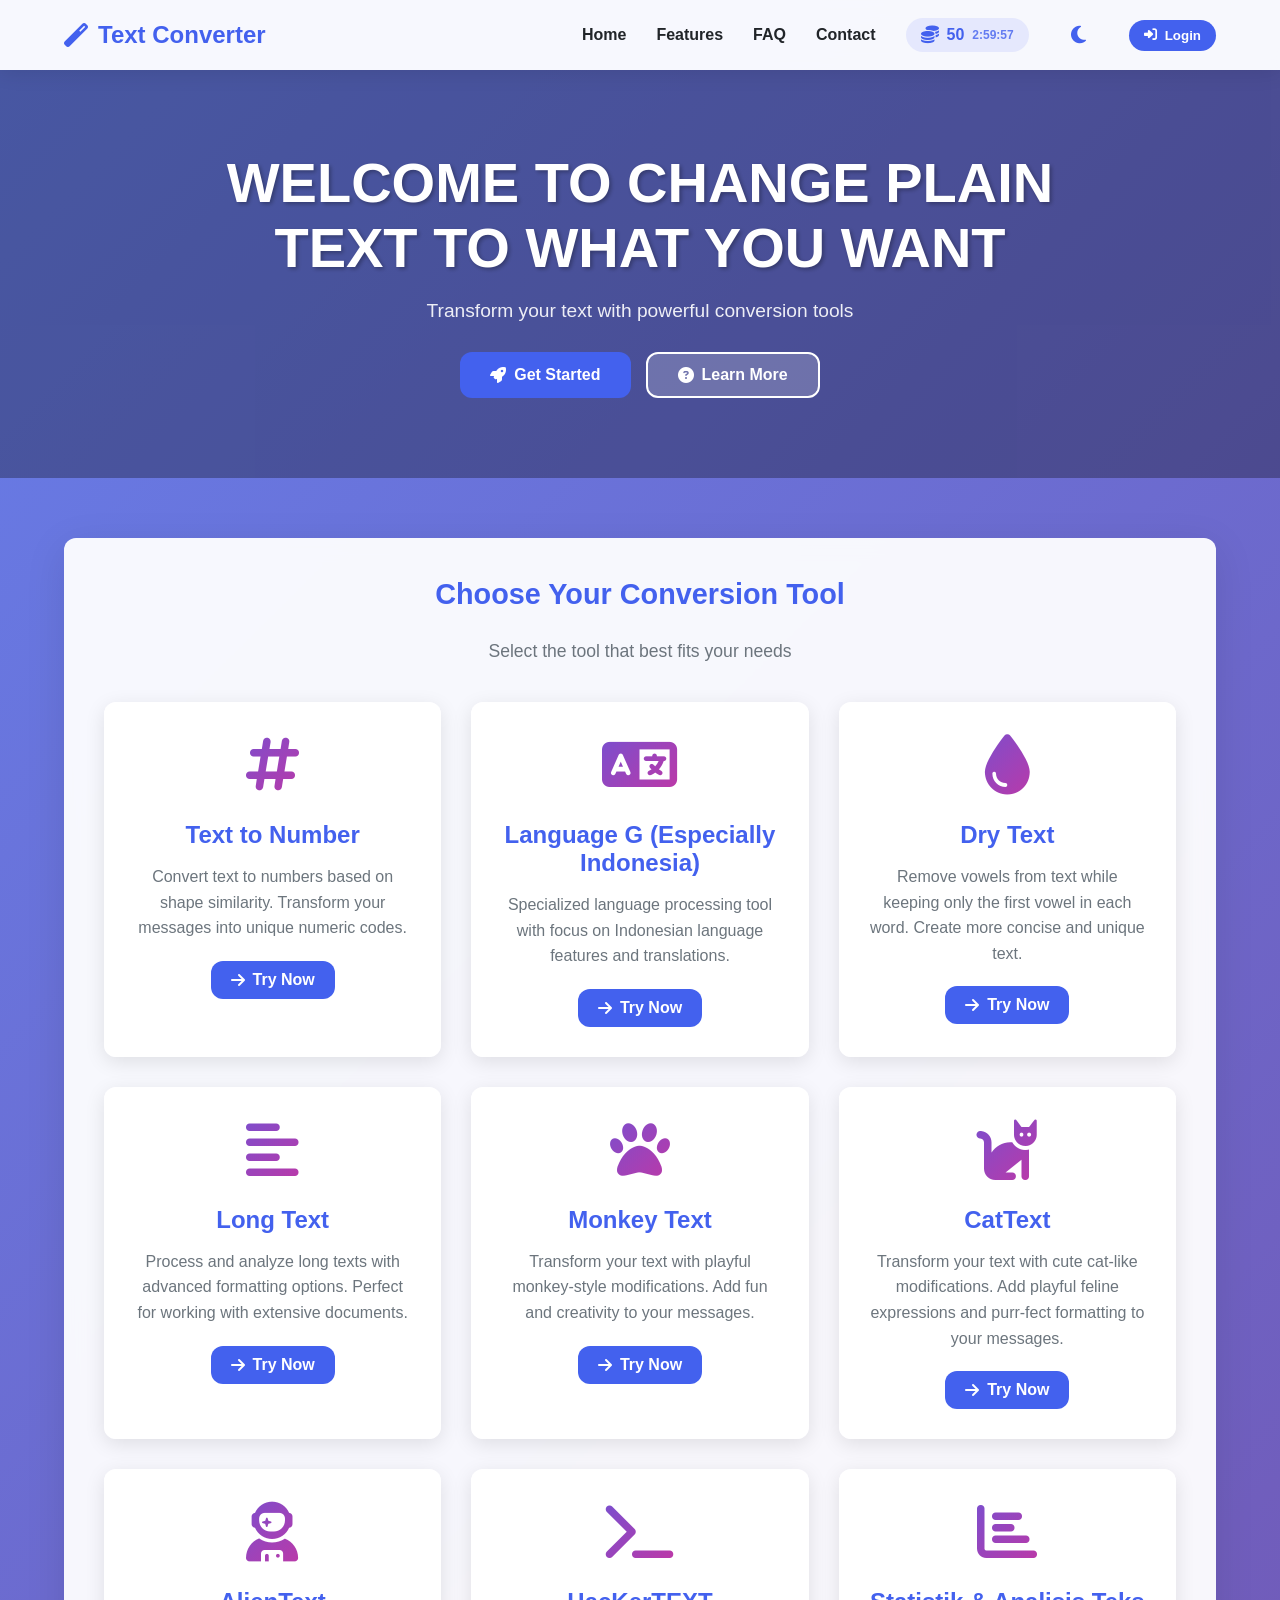
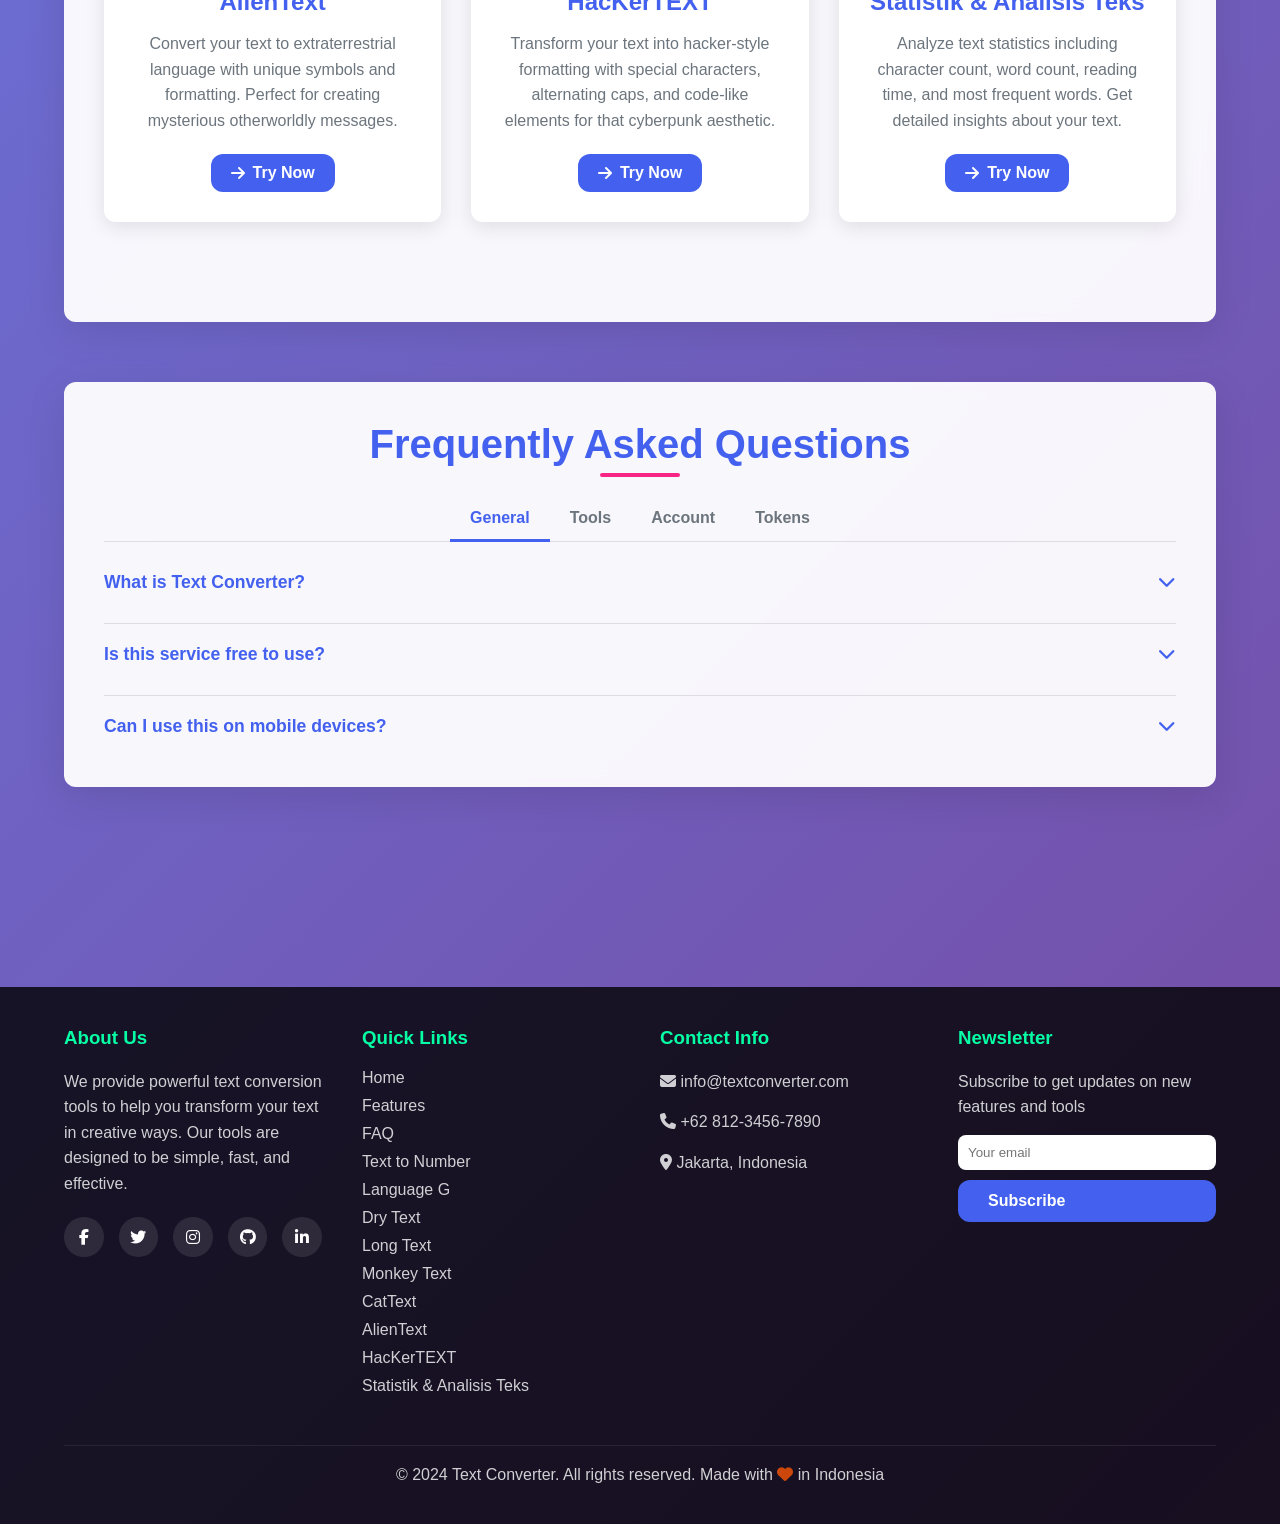
<file: index.html>
<!DOCTYPE html>
<html lang="en">
<head>
  <meta charset="UTF-8" />
  <meta name="viewport" content="width=device-width, initial-scale=1.0" />
  <title>Welcome - Change Plain Text</title>
  <!-- Font Awesome -->
  <link rel="stylesheet" href="https://cdnjs.cloudflare.com/ajax/libs/font-awesome/6.4.0/css/all.min.css">
  <!-- Custom CSS -->
  <link rel="stylesheet" href="style.css">
</head>
<body>
  <!-- Header Navigation -->
  <header>
    <nav>
      <a href="#" class="logo">
        <i class="fas fa-magic"></i>
        Text Converter
      </a>
      <ul class="nav-links" id="navLinks">
        <li><a href="#home">Home</a></li>
        <li><a href="#features">Features</a></li>
        <li><a href="#faq">FAQ</a></li>
        <li><a href="#contact">Contact</a></li>
        <li>
          <div class="token-display">
            <i class="fas fa-coins token-icon"></i>
            <span class="token-count" id="tokenCount">50</span>
            <span class="token-reset" id="tokenReset">3:00:00</span>
          </div>
        </li>
        <li>
          <button class="theme-toggle" id="themeToggle" title="Toggle Dark Mode">
            <i class="fas fa-moon"></i>
          </button>
        </li>
        <li id="loginContainer">
          <button class="login-btn" id="loginBtn" onclick="openLoginModal()">
            <i class="fas fa-sign-in-alt"></i> Login
          </button>
          <div class="user-menu" id="userMenu" style="display: none;">
            <div class="user-avatar" id="userAvatar" onclick="toggleUserDropdown()">U</div>
            <div class="user-dropdown" id="userDropdown">
              <a href="#"><i class="fas fa-user"></i> Profile</a>
              <a href="#"><i class="fas fa-cog"></i> Settings</a>
              <a href="#" onclick="logout()"><i class="fas fa-sign-out-alt"></i> Logout</a>
            </div>
          </div>
        </li>
      </ul>
      <button class="mobile-menu-toggle" id="mobileMenuToggle">
        <i class="fas fa-bars"></i>
      </button>
    </nav>
  </header>

  <!-- Hero Section -->
  <section class="hero" id="home">
    <div class="hero-content">
      <h1>WELCOME TO CHANGE PLAIN TEXT TO WHAT YOU WANT</h1>
      <p>Transform your text with powerful conversion tools</p>
      <div class="hero-buttons">
        <a href="#features" class="btn btn-primary">
          <i class="fas fa-rocket"></i> Get Started
        </a>
        <a href="#faq" class="btn btn-secondary">
          <i class="fas fa-question-circle"></i> Learn More
        </a>
      </div>
    </div>
  </section>

  <!-- Main Content -->
  <main>
    <!-- Choice Section -->
    <section class="choice-section" id="features">
      <h2 class="choice-title">Choose Your Conversion Tool</h2>
      <p class="choice-description">Select the tool that best fits your needs</p>
      
      <div class="cards-grid">
        <!-- Text to Number Card -->
        <a href="TextToNumber/index.html" class="card" onclick="useToken()">
          <div class="card-icon">
            <i class="fas fa-hashtag"></i>
          </div>
          <h3>Text to Number</h3>
          <p>Convert text to numbers based on shape similarity. Transform your messages into unique numeric codes.</p>
          <div class="card-btn">
            <i class="fas fa-arrow-right"></i> Try Now
          </div>
        </a>

        <!-- Language G Card -->
        <a href="Text-G/index.html" class="card" onclick="useToken()">
          <div class="card-icon">
            <i class="fas fa-language"></i>
          </div>
          <h3>Language G (Especially Indonesia)</h3>
          <p>Specialized language processing tool with focus on Indonesian language features and translations.</p>
          <div class="card-btn">
            <i class="fas fa-arrow-right"></i> Try Now
          </div>
        </a>

        <!-- Dry Text Card -->
        <a href="DryText/index.html" class="card" onclick="useToken()">
          <div class="card-icon">
            <i class="fas fa-tint"></i>
          </div>
          <h3>Dry Text</h3>
          <p>Remove vowels from text while keeping only the first vowel in each word. Create more concise and unique text.</p>
          <div class="card-btn">
            <i class="fas fa-arrow-right"></i> Try Now
          </div>
        </a>

        <!-- Long Text Card -->
        <a href="TextLong/index.html" class="card" onclick="useToken()">
          <div class="card-icon">
            <i class="fas fa-align-left"></i>
          </div>
          <h3>Long Text</h3>
          <p>Process and analyze long texts with advanced formatting options. Perfect for working with extensive documents.</p>
          <div class="card-btn">
            <i class="fas fa-arrow-right"></i> Try Now
          </div>
        </a>

        <!-- Monkey Text Card -->
        <a href="TextMonkey/index.html" class="card" onclick="useToken()">
          <div class="card-icon">
            <i class="fas fa-paw"></i>
          </div>
          <h3>Monkey Text</h3>
          <p>Transform your text with playful monkey-style modifications. Add fun and creativity to your messages.</p>
          <div class="card-btn">
            <i class="fas fa-arrow-right"></i> Try Now
          </div>
        </a>

        <!-- CatText Card -->
        <a href="CatText/index.html" class="card" onclick="useToken()">
          <div class="card-icon">
            <i class="fas fa-cat"></i>
          </div>
          <h3>CatText</h3>
          <p>Transform your text with cute cat-like modifications. Add playful feline expressions and purr-fect formatting to your messages.</p>
          <div class="card-btn">
            <i class="fas fa-arrow-right"></i> Try Now
          </div>
        </a>

        <!-- AlienText Card -->
        <a href="AlienText/index.html" class="card" onclick="useToken()">
          <div class="card-icon">
            <i class="fas fa-user-astronaut"></i>
          </div>
          <h3>AlienText</h3>
          <p>Convert your text to extraterrestrial language with unique symbols and formatting. Perfect for creating mysterious otherworldly messages.</p>
          <div class="card-btn">
            <i class="fas fa-arrow-right"></i> Try Now
          </div>
        </a>

        <!-- HacKerTEXT Card -->
        <a href="HackerText/index.html" class="card" onclick="useToken()">
          <div class="card-icon">
            <i class="fas fa-terminal"></i>
          </div>
          <h3>HacKerTEXT</h3>
          <p>Transform your text into hacker-style formatting with special characters, alternating caps, and code-like elements for that cyberpunk aesthetic.</p>
          <div class="card-btn">
            <i class="fas fa-arrow-right"></i> Try Now
          </div>
        </a>

        <!-- Statistik & Analisis Teks Card -->
        <a href="Statistik-Teks/index.html" class="card" onclick="useToken()">
          <div class="card-icon">
            <i class="fas fa-chart-bar"></i>
          </div>
          <h3>Statistik & Analisis Teks</h3>
          <p>Analyze text statistics including character count, word count, reading time, and most frequent words. Get detailed insights about your text.</p>
          <div class="card-btn">
            <i class="fas fa-arrow-right"></i> Try Now
          </div>
        </a>
      </div>
    </section>

    <!-- FAQ Section -->
    <section class="faq-section" id="faq">
      <h2 class="section-title" style="color: var(--primary-color); margin-bottom: 30px;">Frequently Asked Questions</h2>
      
      <div class="faq-tabs">
        <div class="faq-tab active" onclick="switchTab('general')">General</div>
        <div class="faq-tab" onclick="switchTab('tools')">Tools</div>
        <div class="faq-tab" onclick="switchTab('account')">Account</div>
        <div class="faq-tab" onclick="switchTab('tokens')">Tokens</div>
      </div>
      
      <div class="faq-content active" id="general">
        <div class="faq-item">
          <div class="faq-question" onclick="toggleFAQ(this)">
            <span>What is Text Converter?</span>
            <i class="fas fa-chevron-down"></i>
          </div>
          <div class="faq-answer">
            Text Converter is a web application that provides various tools to transform and analyze text in different ways. From converting text to numbers to analyzing text statistics, our tools help you manipulate text for various purposes.
          </div>
        </div>

        <div class="faq-item">
          <div class="faq-question" onclick="toggleFAQ(this)">
            <span>Is this service free to use?</span>
            <i class="fas fa-chevron-down"></i>
          </div>
          <div class="faq-answer">
            Yes, our basic service is free to use with a token system. Free users get 50 tokens that reset every 3 hours, while logged-in users get 100 tokens that reset every 2.5 hours. Each text conversion consumes one token.
          </div>
        </div>

        <div class="faq-item">
          <div class="faq-question" onclick="toggleFAQ(this)">
            <span>Can I use this on mobile devices?</span>
            <i class="fas fa-chevron-down"></i>
          </div>
          <div class="faq-answer">
            Absolutely! Our website is fully responsive and works perfectly on all devices including smartphones, tablets, and desktop computers. The interface automatically adjusts to provide the best experience on your device.
          </div>
        </div>
      </div>
      
      <div class="faq-content" id="tools">
        <div class="faq-item">
          <div class="faq-question" onclick="toggleFAQ(this)">
            <span>What is Text to Number conversion?</span>
            <i class="fas fa-chevron-down"></i>
          </div>
          <div class="faq-answer">
            Text to Number conversion is a process that transforms alphabetic characters into numbers based on their visual similarity. For example, 'E' becomes '3', 'O' becomes '0', and 'A' becomes '4'. This is often used in leet speak and for creating unique numeric representations of text.
          </div>
        </div>

        <div class="faq-item">
          <div class="faq-question" onclick="toggleFAQ(this)">
            <span>How does Language G work?</span>
            <i class="fas fa-chevron-down"></i>
          </div>
          <div class="faq-answer">
            Language G is a specialized language processing tool that focuses on Indonesian language features. It can help with translation, transliteration, and various text processing tasks specific to Indonesian language structure and grammar.
          </div>
        </div>

        <div class="faq-item">
          <div class="faq-question" onclick="toggleFAQ(this)">
            <span>What is Dry Text conversion?</span>
            <i class="fas fa-chevron-down"></i>
          </div>
          <div class="faq-answer">
            Dry Text conversion removes most vowels from text while keeping only the first vowel in each word. This creates a more condensed version of your text that's still readable but uses fewer characters. It's useful for creating unique usernames, short messages, or just for fun text transformations.
          </div>
        </div>

        <div class="faq-item">
          <div class="faq-question" onclick="toggleFAQ(this)">
            <span>How can Long Text tool help me?</span>
            <i class="fas fa-chevron-down"></i>
          </div>
          <div class="faq-answer">
            The Long Text tool is designed to help you process and analyze extensive documents. It provides features for formatting, summarizing, and extracting key information from large amounts of text. It's perfect for students, researchers, or anyone working with lengthy documents.
          </div>
        </div>

        <div class="faq-item">
          <div class="faq-question" onclick="toggleFAQ(this)">
            <span>What makes Monkey Text special?</span>
            <i class="fas fa-chevron-down"></i>
          </div>
          <div class="faq-answer">
            Monkey Text adds playful modifications to your text, creating a fun and unique style. It can randomize capitalization, add special characters, or apply other creative transformations to make your text stand out. It's great for social media posts, creative writing, or just adding some fun to your messages.
          </div>
        </div>

        <div class="faq-item">
          <div class="faq-question" onclick="toggleFAQ(this)">
            <span>What can I do with CatText?</span>
            <i class="fas fa-chevron-down"></i>
          </div>
          <div class="faq-answer">
            CatText transforms your regular text into adorable cat-style messages with playful modifications. It adds cat-like expressions, purrfect formatting, and feline-themed elements to make your text more fun and expressive. It's perfect for cat lovers or anyone wanting to add a cute touch to their messages.
          </div>
        </div>

        <div class="faq-item">
          <div class="faq-question" onclick="toggleFAQ(this)">
            <span>How does AlienText work?</span>
            <i class="fas fa-chevron-down"></i>
          </div>
          <div class="faq-answer">
            AlienText converts your regular text into an otherworldly language using unique symbols, special characters, and extraterrestrial formatting. It creates mysterious messages that appear to be from another planet, perfect for sci-fi themed content, creative writing, or just having fun with friends.
          </div>
        </div>

        <div class="faq-item">
          <div class="faq-question" onclick="toggleFAQ(this)">
            <span>What makes HacKerTEXT unique?</span>
            <i class="fas fa-chevron-down"></i>
          </div>
          <div class="faq-answer">
            HacKerTEXT transforms your text into a hacker-style format with alternating capitalization, special character substitutions, and code-like elements. It creates that distinctive cyberpunk aesthetic often seen in movies and games, perfect for creating tech-themed content or just for fun.
          </div>
        </div>

        <div class="faq-item">
          <div class="faq-question" onclick="toggleFAQ(this)">
            <span>What can I do with Statistik & Analisis Teks?</span>
            <i class="fas fa-chevron-down"></i>
          </div>
          <div class="faq-answer">
            Statistik & Analisis Teks provides detailed statistics about your text including character count (with and without spaces), word count, sentence count, paragraph count, estimated reading time, and most frequently used words. It's perfect for writers, students, and anyone who needs to analyze text for various purposes.
          </div>
        </div>
      </div>
      
      <div class="faq-content" id="account">
        <div class="faq-item">
          <div class="faq-question" onclick="toggleFAQ(this)">
            <span>How do I create an account?</span>
            <i class="fas fa-chevron-down"></i>
          </div>
          <div class="faq-answer">
            To create an account, click on the Login button in the top right corner of the page, then select the option to create a new account. Fill in your details and submit the form. Once registered, you'll have access to additional features and more tokens.
          </div>
        </div>

        <div class="faq-item">
          <div class="faq-question" onclick="toggleFAQ(this)">
            <span>What are the benefits of having an account?</span>
            <i class="fas fa-chevron-down"></i>
          </div>
          <div class="faq-answer">
            Having an account gives you several benefits: more tokens (100 instead of 50), faster token reset time (2.5 hours instead of 3 hours), ability to save your conversion history, and access to premium features in the future.
          </div>
        </div>

        <div class="faq-item">
          <div class="faq-question" onclick="toggleFAQ(this)">
            <span>How do I reset my password?</span>
            <i class="fas fa-chevron-down"></i>
          </div>
          <div class="faq-answer">
            To reset your password, click on the Login button and then select the "Forgot Password" option. Enter your email address, and we'll send you instructions on how to reset your password.
          </div>
        </div>
      </div>
      
      <div class="faq-content" id="tokens">
        <div class="faq-item">
          <div class="faq-question" onclick="toggleFAQ(this)">
            <span>What are tokens and how do they work?</span>
            <i class="fas fa-chevron-down"></i>
          </div>
          <div class="faq-answer">
            Tokens are credits that you use to access our text conversion tools. Each time you use a tool to convert text, one token is deducted from your balance. Free users get 50 tokens that reset every 3 hours, while logged-in users get 100 tokens that reset every 2.5 hours.
          </div>
        </div>

        <div class="faq-item">
          <div class="faq-question" onclick="toggleFAQ(this)">
            <span>How can I check my token balance?</span>
            <i class="fas fa-chevron-down"></i>
          </div>
          <div class="faq-answer">
            Your current token balance is displayed in the top navigation bar next to the theme toggle button. It shows your current token count and the time remaining until your tokens reset.
          </div>
        </div>

        <div class="faq-item">
          <div class="faq-question" onclick="toggleFAQ(this)">
            <span>When do my tokens reset?</span>
            <i class="fas fa-chevron-down"></i>
          </div>
          <div class="faq-answer">
            For free users, tokens reset every 3 hours. For logged-in users, tokens reset every 2.5 hours. The countdown timer shows how much time is left until your next reset.
          </div>
        </div>

        <div class="faq-item">
          <div class="faq-question" onclick="toggleFAQ(this)">
            <span>Can I get more tokens without waiting for the reset?</span>
            <i class="fas fa-chevron-down"></i>
          </div>
          <div class="faq-answer">
            Currently, the only way to get more tokens is to wait for the reset or to create an account, which gives you more tokens and a faster reset time. In the future, we may offer premium plans with additional tokens.
          </div>
        </div>
      </div>
    </section>
  </main>

  <!-- Footer -->
  <footer id="contact">
    <div class="footer-content">
      <div class="footer-section">
        <h3>About Us</h3>
        <p>We provide powerful text conversion tools to help you transform your text in creative ways. Our tools are designed to be simple, fast, and effective.</p>
        <div class="social-links">
          <a href="https://facebook.com" target="_blank" class="social-link">
            <i class="fab fa-facebook-f"></i>
          </a>
          <a href="https://twitter.com" target="_blank" class="social-link">
            <i class="fab fa-twitter"></i>
          </a>
          <a href="https://instagram.com" target="_blank" class="social-link">
            <i class="fab fa-instagram"></i>
          </a>
          <a href="https://github.com" target="_blank" class="social-link">
            <i class="fab fa-github"></i>
          </a>
          <a href="https://linkedin.com" target="_blank" class="social-link">
            <i class="fab fa-linkedin-in"></i>
          </a>
        </div>
      </div>

      <div class="footer-section">
        <h3>Quick Links</h3>
        <ul class="footer-links">
          <li><a href="#home">Home</a></li>
          <li><a href="#features">Features</a></li>
          <li><a href="#faq">FAQ</a></li>
          <!-- Updated Footer Links -->
          <li><a href="TextToNumber/index.html">Text to Number</a></li>
          <li><a href="Text-G/index.html">Language G</a></li>
          <li><a href="DryText/index.html">Dry Text</a></li>
          <li><a href="TextLong/index.html">Long Text</a></li>
          <li><a href="TextMonkey/index.html">Monkey Text</a></li>
          <li><a href="CatText/index.html">CatText</a></li>
          <li><a href="AlienText/index.html">AlienText</a></li>
          <li><a href="HackerText/index.html">HacKerTEXT</a></li>
          <li><a href="Statistik-Teks/index.html">Statistik & Analisis Teks</a></li>
        </ul>
      </div>

      <div class="footer-section">
        <h3>Contact Info</h3>
        <p><i class="fas fa-envelope"></i> info@textconverter.com</p>
        <p><i class="fas fa-phone"></i> +62 812-3456-7890</p>
        <p><i class="fas fa-map-marker-alt"></i> Jakarta, Indonesia</p>
      </div>

      <div class="footer-section">
        <h3>Newsletter</h3>
        <p>Subscribe to get updates on new features and tools</p>
        <form onsubmit="subscribeNewsletter(event)" style="margin-top: 15px;">
          <input type="email" placeholder="Your email" required style="padding: 10px; border-radius: 8px; border: none; width: 100%; margin-bottom: 10px;">
          <button type="submit" class="btn btn-primary" style="width: 100%;">Subscribe</button>
        </form>
      </div>
    </div>

    <div class="footer-bottom">
      <p>&copy; 2024 Text Converter. All rights reserved. Made with <i class="fas fa-heart" style="color: var(--danger-color);"></i> in Indonesia</p>
    </div>
  </footer>

  <!-- Login Modal -->
  <div class="modal" id="loginModal">
    <div class="modal-content">
      <button class="modal-close" onclick="closeLoginModal()">
        <i class="fas fa-times"></i>
      </button>
      <h2 class="modal-title" id="modalTitle">Login</h2>
      
      <form id="loginForm" onsubmit="handleLogin(event)">
        <div class="form-group">
          <label for="email">Email</label>
          <input type="email" id="email" required>
        </div>
        
        <div class="form-group">
          <label for="password">Password</label>
          <input type="password" id="password" required>
        </div>
        
        <div class="form-buttons">
          <button type="submit" class="btn-login">Login</button>
          <button type="button" class="btn-cancel" onclick="closeLoginModal()">Cancel</button>
        </div>
      </form>
      
      <div class="switch-form">
        Don't have an account? <a href="#" onclick="switchToRegister()">Register</a>
      </div>
    </div>
  </div>

  <!-- Register Modal -->
  <div class="modal" id="registerModal">
    <div class="modal-content">
      <button class="modal-close" onclick="closeRegisterModal()">
        <i class="fas fa-times"></i>
      </button>
      <h2 class="modal-title">Register</h2>
      
      <form id="registerForm" onsubmit="handleRegister(event)">
        <div class="form-group">
          <label for="regName">Name</label>
          <input type="text" id="regName" required>
        </div>
        
        <div class="form-group">
          <label for="regEmail">Email</label>
          <input type="email" id="regEmail" required>
        </div>
        
        <div class="form-group">
          <label for="regPassword">Password</label>
          <input type="password" id="regPassword" required>
        </div>
        
        <div class="form-group">
          <label for="regConfirmPassword">Confirm Password</label>
          <input type="password" id="regConfirmPassword" required>
        </div>
        
        <div class="form-buttons">
          <button type="submit" class="btn-login">Register</button>
          <button type="button" class="btn-cancel" onclick="closeRegisterModal()">Cancel</button>
        </div>
      </form>
      
      <div class="switch-form">
        Already have an account? <a href="#" onclick="switchToLogin()">Login</a>
      </div>
    </div>
  </div>

  <!-- Notification -->
  <div id="notification" class="notification">
    <i class="fas fa-check-circle"></i>
    <span id="notificationText">Success!</span>
  </div>

  <!-- Custom JS -->
  <script src="script.js"></script>
</body>
</html>
</file>
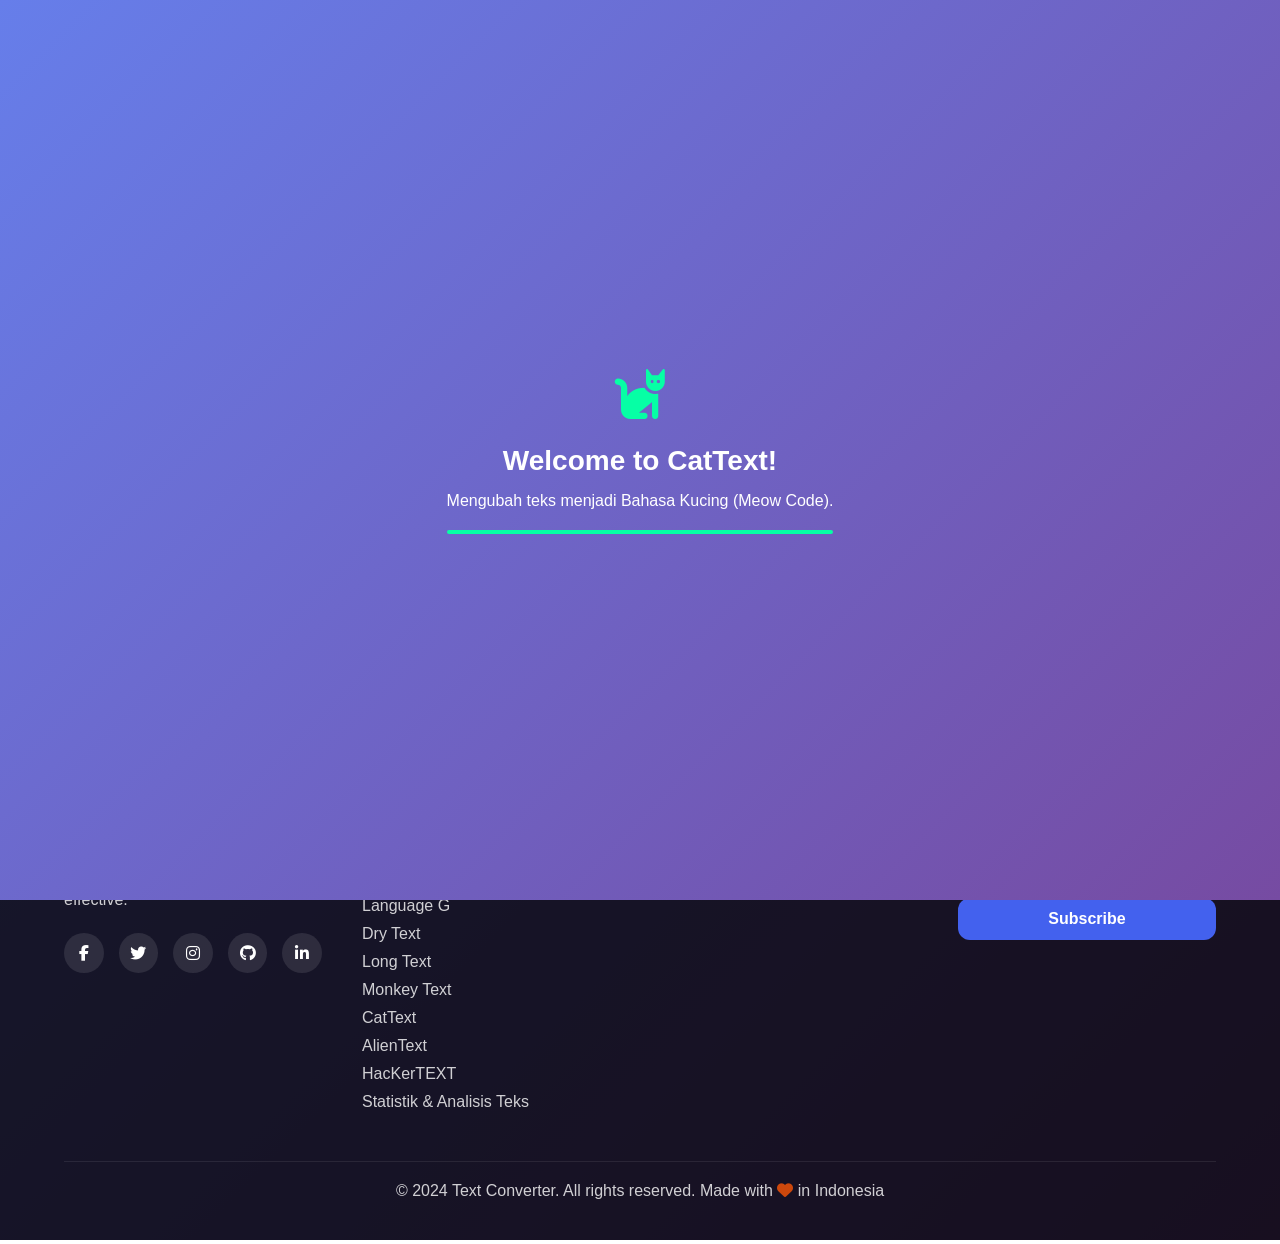
<file: CatText/index.html>
<!DOCTYPE html>
<html lang="en">
<head>
  <meta charset="UTF-8" />
  <meta name="viewport" content="width=device-width, initial-scale=1.0" />
  <title>Bahasa Kucing (CatText)</title>
  <link rel="stylesheet" href="https://cdnjs.cloudflare.com/ajax/libs/font-awesome/6.4.0/css/all.min.css">
  <!-- Hubungkan ke CSS Utama -->
  <link rel="stylesheet" href="../style.css">
  
  <style>
    /* Style Dasar Body */
    body {
      display: flex;
      flex-direction: column;
      align-items: center;
      min-height: 100vh;
      padding: 0;
      margin: 0;
      background: linear-gradient(135deg, #667eea 0%, #764ba2 100%);
      transition: var(--transition);
    }
    body.dark-mode {
      background: linear-gradient(135deg, #1a1a2e 0%, #16213e 100%);
    }

    /* === FLOATING TOKEN BAR === */
    .floating-bar {
      position: fixed;
      top: 15px;
      right: 15px;
      display: flex;
      align-items: center;
      gap: 10px;
      background: rgba(255, 255, 255, 0.95);
      backdrop-filter: blur(10px);
      padding: 8px 15px;
      border-radius: 50px;
      box-shadow: 0 4px 15px rgba(0,0,0,0.1);
      z-index: 1000;
      transition: var(--transition);
    }
    body.dark-mode .floating-bar {
      background: rgba(30, 30, 46, 0.95);
    }

    .back-btn {
      text-decoration: none;
      color: var(--primary-color);
      font-weight: 600;
      font-size: 14px;
      display: flex;
      align-items: center;
      gap: 5px;
      margin-right: 10px;
      padding-right: 10px;
      border-right: 1px solid #ddd;
    }
    body.dark-mode .back-btn { border-color: rgba(255,255,255,0.2); color: var(--success-color); }
    .back-btn:hover { opacity: 0.8; }

    .token-display-compact {
      display: flex;
      align-items: center;
      gap: 6px;
      font-size: 14px;
      font-weight: 600;
      color: var(--primary-color);
    }
    body.dark-mode .token-display-compact { color: var(--success-color); }
    
    #navLinks, .mobile-menu-toggle { display: none; }
    
    #loginContainer { position: relative; display: flex; align-items: center; }
    .login-btn { padding: 6px 12px; font-size: 12px; border-radius: 20px; }
    .user-menu { position: relative; }
    .user-dropdown { top: 45px; right: 0; width: 150px; }

    /* Kontainer Utama */
    .container {
      background: rgba(255, 255, 255, 0.95);
      backdrop-filter: blur(10px);
      border-radius: var(--border-radius);
      width: 100%;
      max-width: 600px;
      box-shadow: 0 8px 32px rgba(0, 0, 0, 0.1);
      padding: 25px;
      margin: 80px 20px 20px 20px;
      transition: var(--transition);
      position: relative;
      overflow: hidden;
    }
    body.dark-mode .container {
      background: rgba(30, 30, 46, 0.95);
      color: #f8f9fa;
    }
    .container::before {
      content: '';
      position: absolute;
      top: 0; left: 0; right: 0;
      height: 5px;
      background: linear-gradient(90deg, var(--primary-color), var(--accent-color));
    }

    .page-header {
      display: flex;
      justify-content: space-between;
      align-items: center;
      margin-bottom: 15px;
      border-bottom: 1px solid #eee;
      padding-bottom: 10px;
    }
    body.dark-mode .page-header { border-color: rgba(255,255,255,0.1); }
    h2 { color: var(--primary-color); font-size: 24px; font-weight: 700; margin: 0; }
    body.dark-mode h2 { color: var(--success-color); }
    .subtitle { font-size: 13px; color: var(--gray-color); margin-top: 5px; }

    /* Form Elements */
    .input-group { margin-bottom: 15px; }
    label { display: block; margin-bottom: 6px; font-weight: 600; font-size: 14px; }
    body.dark-mode label { color: #f8f9fa; }
    
    input, textarea, select {
      width: 100%; padding: 10px 12px; border-radius: var(--border-radius);
      border: 1px solid #ddd; font-size: 15px; transition: var(--transition);
      background-color: #fff; color: var(--dark-color);
    }
    body.dark-mode input, body.dark-mode textarea, body.dark-mode select {
      background-color: rgba(255, 255, 255, 0.1); border-color: rgba(255, 255, 255, 0.2); color: #f8f9fa;
    }
    input:focus, textarea:focus, select:focus {
      outline: none; border-color: var(--primary-color); box-shadow: 0 0 0 3px rgba(67, 97, 238, 0.2);
    }
    textarea { resize: vertical; min-height: 80px; }

    /* Buttons */
    .button-group { display: flex; gap: 8px; margin-top: 12px; flex-wrap: wrap; }
    button {
      padding: 10px 15px; border: none; border-radius: var(--border-radius);
      font-size: 14px; font-weight: 600; cursor: pointer; transition: var(--transition);
      display: flex; align-items: center; justify-content: center; gap: 6px;
    }
    .primary-btn { background: var(--primary-color); color: white; flex: 1; }
    .primary-btn:hover { background: var(--secondary-color); transform: translateY(-2px); }
    .secondary-btn { background: var(--light-color); color: var(--dark-color); }
    body.dark-mode .secondary-btn { background: rgba(255, 255, 255, 0.1); color: #f8f9fa; }
    .copy-btn { background: var(--success-color); color: var(--dark-color); }
    .clear-btn { background: var(--danger-color); color: white; }
    .share-btn { background: var(--accent-color); color: white; }
    .hidden { display: none !important; }

    /* Intro Screen */
    .intro-overlay { position: fixed; top: 0; left: 0; width: 100%; height: 100%; background: linear-gradient(135deg, #667eea 0%, #764ba2 100%); display: flex; justify-content: center; align-items: center; z-index: 9999; opacity: 1; transition: opacity 0.5s ease; }
    body.dark-mode .intro-overlay { background: linear-gradient(135deg, #1a1a2e 0%, #16213e 100%); }
    .intro-content { text-align: center; color: white; padding: 30px; max-width: 80%; animation: fadeInScale 0.8s ease; }
    .intro-title { font-size: 28px; margin-bottom: 15px; font-weight: 700; }
    .intro-icon { font-size: 50px; margin-bottom: 20px; color: var(--success-color); }
    .intro-progress { width: 100%; height: 4px; background: rgba(255, 255, 255, 0.2); border-radius: 2px; overflow: hidden; margin-top: 20px; }
    .intro-progress-bar { height: 100%; background: var(--success-color); width: 0; animation: progressAnimation 2s ease forwards; }
    @keyframes fadeInScale { from { opacity: 0; transform: scale(0.8); } to { opacity: 1; transform: scale(1); } }
    @keyframes progressAnimation { to { width: 100%; } }

    /* Tabs & Components */
    .tabs { display: flex; margin-bottom: 15px; border-bottom: 1px solid #ddd; overflow-x: auto; }
    body.dark-mode .tabs { border-color: rgba(255, 255, 255, 0.2); }
    .tab { padding: 8px 12px; cursor: pointer; font-weight: 600; color: var(--gray-color); border-bottom: 2px solid transparent; transition: var(--transition); font-size: 14px; white-space: nowrap; }
    .tab.active { color: var(--primary-color); border-bottom-color: var(--primary-color); }
    body.dark-mode .tab.active { color: var(--success-color); border-bottom-color: var(--success-color); }
    .tab-content { display: none; }
    .tab-content.active { display: block; }

    .result-container { position: relative; margin-bottom: 15px; }
    .char-count { position: absolute; bottom: -18px; right: 0; font-size: 11px; color: var(--gray-color); }
    .mapping-breakdown { background: var(--light-color); padding: 12px; border-radius: var(--border-radius); margin-top: 15px; font-size: 13px; border-left: 4px solid var(--primary-color); }
    body.dark-mode .mapping-breakdown { background: rgba(255, 255, 255, 0.1); color: #f8f9fa; }
    .translation { background: rgba(67, 97, 238, 0.1); padding: 12px; border-radius: var(--border-radius); margin-top: 15px; font-size: 13px; border-left: 4px solid var(--accent-color); }
    body.dark-mode .translation { background: rgba(247, 37, 133, 0.1); color: #f8f9fa; }

    .history-container { max-height: 200px; overflow-y: auto; margin-top: 12px; }
    .history-item { padding: 10px; border-radius: var(--border-radius); margin-bottom: 8px; background: var(--light-color); cursor: pointer; transition: var(--transition); display: flex; justify-content: space-between; align-items: center; }
    body.dark-mode .history-item { background: rgba(255, 255, 255, 0.1); }
    .history-item:hover { transform: translateX(5px); background: #e9ecef; }
    .history-text { flex: 1; white-space: nowrap; overflow: hidden; text-overflow: ellipsis; font-size: 14px; }
    .history-result { font-weight: 600; color: var(--primary-color); margin-left: 8px; font-size: 14px; }
    body.dark-mode .history-result { color: var(--success-color); }
    .delete-history { background: none; border: none; color: var(--danger-color); cursor: pointer; padding: 5px; margin-left: 8px; }

    .info-section { background: rgba(67, 97, 238, 0.05); padding: 12px; border-radius: var(--border-radius); margin-top: 15px; font-size: 13px; }
    body.dark-mode .info-section { background: rgba(255, 255, 255, 0.05); color: #f8f9fa; }
    .info-title { font-weight: 600; margin-bottom: 8px; color: var(--primary-color); font-size: 14px; }
    body.dark-mode .info-title { color: var(--success-color); }

    .template-container { display: flex; flex-wrap: wrap; gap: 8px; margin-top: 10px; }
    .template-item { padding: 6px 10px; background: var(--light-color); border-radius: 20px; font-size: 12px; cursor: pointer; transition: var(--transition); display: flex; align-items: center; gap: 5px; }
    body.dark-mode .template-item { background: rgba(255, 255, 255, 0.1); }
    .template-item:hover { background: var(--primary-color); color: white; }

    .stats-container { display: grid; grid-template-columns: repeat(2, 1fr); gap: 10px; margin-top: 15px; }
    .stat-card { background: var(--light-color); padding: 10px; border-radius: var(--border-radius); text-align: center; }
    body.dark-mode .stat-card { background: rgba(255, 255, 255, 0.1); }
    .stat-value { font-size: 18px; font-weight: 700; color: var(--primary-color); }
    body.dark-mode .stat-value { color: var(--success-color); }
    .stat-label { font-size: 11px; color: var(--gray-color); margin-top: 3px; }

    /* Confirmation Modal */
    .confirm-modal { position: fixed; top: 0; left: 0; width: 100%; height: 100%; background: rgba(0, 0, 0, 0.5); display: none; justify-content: center; align-items: center; z-index: 2000; }
    .confirm-modal.active { display: flex; }
    .confirm-content { background: white; border-radius: var(--border-radius); padding: 25px; width: 90%; max-width: 400px; text-align: center; animation: modalFadeIn 0.3s ease; }
    body.dark-mode .confirm-content { background: rgba(30, 30, 46, 0.95); color: #f8f9fa; }
    @keyframes modalFadeIn { from { opacity: 0; transform: translateY(-30px); } to { opacity: 1; transform: translateY(0); } }
    .confirm-title { font-size: 20px; margin-bottom: 15px; color: var(--primary-color); }
    body.dark-mode .confirm-title { color: var(--success-color); }
    .confirm-message { margin-bottom: 20px; font-size: 16px; }
    .confirm-token-cost { font-size: 18px; font-weight: 700; color: var(--warning-color); margin: 10px 0; }
    .confirm-buttons { display: flex; gap: 10px; justify-content: center; }

    .share-options { position: absolute; top: 100%; right: 0; background: white; border-radius: var(--border-radius); box-shadow: 0 4px 12px rgba(0, 0, 0, 0.15); padding: 10px; z-index: 100; display: none; }
    body.dark-mode .share-options { background: var(--dark-color); }
    .share-options.show { display: block; }
    .share-option { display: flex; align-items: center; gap: 8px; padding: 8px; cursor: pointer; border-radius: 6px; transition: var(--transition); }
    .share-option:hover { background: var(--light-color); }
    body.dark-mode .share-option:hover { background: rgba(255, 255, 255, 0.1); }

    .presentation-mode { position: fixed; top: 0; left: 0; width: 100%; height: 100%; background: var(--dark-color); color: white; display: none; flex-direction: column; justify-content: center; align-items: center; z-index: 9999; padding: 20px; }
    .presentation-mode.active { display: flex; }
    .presentation-content { max-width: 800px; width: 100%; text-align: center; }
    .presentation-output { font-size: 3rem; margin-bottom: 20px; word-break: break-all; }
    .presentation-input { font-size: 1.5rem; margin-bottom: 30px; opacity: 0.8; }
    .presentation-close { position: absolute; top: 20px; right: 20px; background: none; border: none; color: white; font-size: 24px; cursor: pointer; }

    @media (max-width: 768px) {
      .floating-bar { top: 10px; right: 10px; padding: 6px 10px; }
      .back-btn span { display: none; }
      .back-btn { margin-right: 5px; padding-right: 5px; }
      .container { margin: 70px 10px 20px 10px; padding: 15px; }
      .stats-container { grid-template-columns: 1fr; }
    }
  </style>
</head>
<body>

  <!-- Intro Screen -->
  <div class="intro-overlay" id="introOverlay">
    <div class="intro-content">
      <div class="intro-icon"><i class="fas fa-cat"></i></div>
      <h1 class="intro-title">Welcome to CatText!</h1>
      <p class="intro-subtitle">Mengubah teks menjadi Bahasa Kucing (Meow Code).</p>
      <div class="intro-progress"><div class="intro-progress-bar"></div></div>
    </div>
  </div>

  <!-- Floating Token Bar -->
  <div class="floating-bar">
    <a href="../index.html" class="back-btn"><i class="fas fa-arrow-left"></i> <span>Home</span></a>
    
    <div class="token-display-compact">
      <i class="fas fa-coins"></i>
      <span id="tokenCount">50</span>
      <span id="tokenReset" style="font-size:10px; opacity:0.7;">3:00</span>
    </div>

    <button class="theme-toggle" id="themeToggle" title="Toggle Dark Mode">
      <i class="fas fa-moon"></i>
    </button>

    <div id="loginContainer">
      <button class="login-btn" id="loginBtn" onclick="openLoginModal()">
        <i class="fas fa-sign-in-alt"></i> Login
      </button>
      <div class="user-menu" id="userMenu" style="display: none;">
        <div class="user-avatar" id="userAvatar" onclick="toggleUserDropdown()">U</div>
        <div class="user-dropdown" id="userDropdown">
          <a href="#"><i class="fas fa-user"></i> Profile</a>
          <a href="#"><i class="fas fa-cog"></i> Settings</a>
          <a href="#" onclick="logout()"><i class="fas fa-sign-out-alt"></i> Logout</a>
        </div>
      </div>
    </div>
    
    <ul class="nav-links" id="navLinks" style="display:none;"></ul>
    <button class="mobile-menu-toggle" id="mobileMenuToggle" style="display:none;"></button>
  </div>

  <!-- Main Container -->
  <div class="container">
    <div class="page-header">
      <div>
        <h2>CatText Converter</h2>
        <p class="subtitle">Encode & Decode teks kucing.</p>
      </div>
    </div>

    <div class="tabs">
      <div class="tab active" data-tab="converter">Converter</div>
      <div class="tab" data-tab="reverse">Reverse</div>
      <div class="tab" data-tab="history">History</div>
      <div class="tab" data-tab="templates">Templates</div>
      <div class="tab" data-tab="stats">Stats</div>
    </div>

    <!-- ENCODE TAB -->
    <div class="tab-content active" id="converter">
      <div class="input-group">
        <label for="inputText">Enter text:</label>
        <textarea id="inputText" rows="3" placeholder="Type here..."></textarea>
        <p style="font-size:12px;color:#666;margin-top:4px;">Contoh: hello world...</p>
        <button class="primary-btn" onclick="showConfirmModal()" style="margin-top:10px;">
          <i class="fas fa-magic"></i> Generate
        </button>
      </div>

      <div class="input-group">
        <label for="output">Result:</label>
        <div class="result-container">
          <textarea id="output" rows="4" readonly></textarea>
          <div class="char-count" id="charCount">0 characters</div>
        </div>
        <div class="button-group">
          <button id="copyBtn" class="copy-btn hidden" onclick="copyResult()"><i class="fas fa-copy"></i> Copy</button>
          <button id="shareBtn" class="share-btn hidden" onclick="toggleShareOptions()"><i class="fas fa-share"></i> Share</button>
          <button id="presentBtn" class="secondary-btn hidden" onclick="openPresentationMode()"><i class="fas fa-expand"></i> Present</button>
          <button id="clearBtn" class="clear-btn hidden" onclick="clearAll()"><i class="fas fa-trash"></i> Clear</button>
        </div>
        <div class="share-options" id="shareOptions">
          <div class="share-option" onclick="shareToSocial('twitter')"><i class="fab fa-twitter"></i> Twitter</div>
          <div class="share-option" onclick="shareToSocial('facebook')"><i class="fab fa-facebook"></i> Facebook</div>
          <div class="share-option" onclick="shareToSocial('whatsapp')"><i class="fab fa-whatsapp"></i> WhatsApp</div>
          <div class="share-option" onclick="downloadAsFile()"><i class="fas fa-download"></i> Download</div>
        </div>
      </div>

      <div id="mappingBreakdown" class="mapping-breakdown hidden"></div>
      <div id="translation" class="translation hidden"><strong>Original:</strong><div id="translationText"></div></div>
    </div>

    <!-- DECODE TAB -->
    <div class="tab-content" id="reverse">
      <div class="input-group">
        <label for="reverseInput">Enter meow code:</label>
        <textarea id="reverseInput" rows="3" oninput="reverseConvert()" placeholder="Paste meow code here..."></textarea>
      </div>

      <div class="input-group">
        <label for="reverseOutput">Result:</label>
        <div class="result-container">
          <textarea id="reverseOutput" rows="4" readonly></textarea>
          <div class="char-count" id="reverseCharCount">0 characters</div>
        </div>
        <div class="button-group">
          <button id="reverseCopyBtn" class="copy-btn hidden" onclick="copyReverseResult()"><i class="fas fa-copy"></i> Copy</button>
          <button id="reverseClearBtn" class="clear-btn hidden" onclick="clearReverseAll()"><i class="fas fa-trash"></i> Clear</button>
        </div>
      </div>
      <div id="reverseMappingBreakdown" class="mapping-breakdown hidden"></div>
    </div>

    <!-- OTHER TABS (History, Templates, Stats) -->
    <div class="tab-content" id="history">
      <div class="button-group">
        <button class="clear-btn" onclick="clearHistory()"><i class="fas fa-trash"></i> Clear</button>
        <button class="secondary-btn" onclick="exportHistory()"><i class="fas fa-download"></i> Export</button>
      </div>
      <div class="history-container" id="historyContainer"></div>
    </div>

    <div class="tab-content" id="templates">
      <div class="input-group">
        <label>Quick Templates:</label>
        <div class="template-container" id="templateContainer"></div>
      </div>
      <div class="input-group">
        <label>Add New Template:</label>
        <div style="display:flex;gap:8px;">
          <input type="text" id="newTemplateText" placeholder="Text" style="flex:1">
          <button class="primary-btn" onclick="addTemplate()" style="flex:0 0 auto;"><i class="fas fa-plus"></i></button>
        </div>
      </div>
    </div>

    <div class="tab-content" id="stats">
      <div class="stats-container">
        <div class="stat-card"><div class="stat-value" id="totalConversions">0</div><div class="stat-label">Conversions</div></div>
        <div class="stat-card"><div class="stat-value" id="totalCharacters">0</div><div class="stat-label">Characters</div></div>
        <div class="stat-card"><div class="stat-value" id="mostUsedChar">-</div><div class="stat-label">Most Used</div></div>
        <div class="stat-card"><div class="stat-value" id="favoriteMode">Encode</div><div class="stat-label">Favorite Mode</div></div>
      </div>
    </div>

    <div class="info-section">
      <div class="info-title">Tentang CatText:</div>
      <div>Mengubah huruf menjadi kombinasi suara kucing (m, e, o, w).<br>A=mmeow, B=mmeom, dll. Spasi = " / ".</div>
    </div>
  </div>

  <!-- Footer -->
  <footer id="contact" style="margin-top: 20px; width: 100%;">
    <div class="footer-content">
      <div class="footer-section">
        <h3>About Us</h3>
        <p>We provide powerful text conversion tools to help you transform your text in creative ways. Our tools are designed to be simple, fast, and effective.</p>
        <div class="social-links">
          <a href="https://facebook.com" target="_blank" class="social-link"><i class="fab fa-facebook-f"></i></a>
          <a href="https://twitter.com" target="_blank" class="social-link"><i class="fab fa-twitter"></i></a>
          <a href="https://instagram.com" target="_blank" class="social-link"><i class="fab fa-instagram"></i></a>
          <a href="https://github.com" target="_blank" class="social-link"><i class="fab fa-github"></i></a>
          <a href="https://linkedin.com" target="_blank" class="social-link"><i class="fab fa-linkedin-in"></i></a>
        </div>
      </div>

      <div class="footer-section">
        <h3>Quick Links</h3>
        <ul class="footer-links">
          <li><a href="../index.html#home">Home</a></li>
          <li><a href="../index.html#features">Features</a></li>
          <li><a href="../index.html#faq">FAQ</a></li>
          <li><a href="../TextToNumber/index.html">Text to Number</a></li>
          <li><a href="../Text-G/index.html">Language G</a></li>
          <li><a href="../DryText/index.html">Dry Text</a></li>
          <li><a href="../TextLong/index.html">Long Text</a></li>
          <li><a href="../TextMonkey/index.html">Monkey Text</a></li>
          <li><a href="../CatText/index.html">CatText</a></li>
          <li><a href="../AlienText/index.html">AlienText</a></li>
          <li><a href="../HackerText/index.html">HacKerTEXT</a></li>
          <li><a href="../Statistik-Teks/index.html">Statistik & Analisis Teks</a></li>
        </ul>
      </div>

      <div class="footer-section">
        <h3>Contact Info</h3>
        <p><i class="fas fa-envelope"></i> info@textconverter.com</p>
        <p><i class="fas fa-phone"></i> +62 812-3456-7890</p>
        <p><i class="fas fa-map-marker-alt"></i> Jakarta, Indonesia</p>
      </div>

      <div class="footer-section">
        <h3>Newsletter</h3>
        <p>Subscribe to get updates on new features and tools</p>
        <form onsubmit="subscribeNewsletter(event)" style="margin-top: 15px;">
          <input type="email" placeholder="Your email" required style="padding: 10px; border-radius: 8px; border: none; width: 100%; margin-bottom: 10px;">
          <button type="submit" class="btn btn-primary" style="width: 100%;">Subscribe</button>
        </form>
      </div>
    </div>
    <div class="footer-bottom">
      <p>&copy; 2024 Text Converter. All rights reserved. Made with <i class="fas fa-heart" style="color: var(--danger-color);"></i> in Indonesia</p>
    </div>
  </footer>

  <!-- Modals -->
  <div class="modal" id="loginModal">
    <div class="modal-content">
      <button class="modal-close" onclick="closeLoginModal()"><i class="fas fa-times"></i></button>
      <h2 class="modal-title">Login</h2>
      <form id="loginForm" onsubmit="handleLogin(event)">
        <div class="form-group"><label for="email">Email</label><input type="email" id="email" required></div>
        <div class="form-group"><label for="password">Password</label><input type="password" id="password" required></div>
        <div class="form-buttons">
          <button type="submit" class="btn-login">Login</button>
          <button type="button" class="btn-cancel" onclick="closeLoginModal()">Cancel</button>
        </div>
      </form>
      <div class="switch-form">Don't have an account? <a href="#" onclick="switchToRegister()">Register</a></div>
    </div>
  </div>

  <div class="modal" id="registerModal">
    <div class="modal-content">
      <button class="modal-close" onclick="closeRegisterModal()"><i class="fas fa-times"></i></button>
      <h2 class="modal-title">Register</h2>
      <form id="registerForm" onsubmit="handleRegister(event)">
        <div class="form-group"><label for="regName">Name</label><input type="text" id="regName" required></div>
        <div class="form-group"><label for="regEmail">Email</label><input type="email" id="regEmail" required></div>
        <div class="form-group"><label for="regPassword">Password</label><input type="password" id="regPassword" required></div>
        <div class="form-group"><label for="regConfirmPassword">Confirm Password</label><input type="password" id="regConfirmPassword" required></div>
        <div class="form-buttons">
          <button type="submit" class="btn-login">Register</button>
          <button type="button" class="btn-cancel" onclick="closeRegisterModal()">Cancel</button>
        </div>
      </form>
      <div class="switch-form">Already have an account? <a href="#" onclick="switchToLogin()">Login</a></div>
    </div>
  </div>

  <div class="confirm-modal" id="confirmModal">
    <div class="confirm-content">
      <h3 class="confirm-title">Konfirmasi Token</h3>
      <p class="confirm-message">Gunakan <span id="tokenCost" class="confirm-token-cost">1</span> token untuk konversi ini?</p>
      <div class="confirm-buttons">
        <button class="confirm-btn copy-btn" onclick="confirmGenerate()">Ya</button>
        <button class="confirm-btn clear-btn" onclick="cancelGenerate()">Tidak</button>
      </div>
    </div>
  </div>

  <div class="presentation-mode" id="presentationMode">
    <button class="presentation-close" onclick="closePresentationMode()"><i class="fas fa-times"></i></button>
    <div class="presentation-content">
      <div class="presentation-output" id="presentationOutput"></div>
      <div class="presentation-input" id="presentationInput"></div>
    </div>
  </div>

  <div id="notification" class="notification">
    <i class="fas fa-check-circle"></i>
    <span id="notificationText">Success!</span>
  </div>

  <!-- Scripts -->
  <script src="../script.js"></script>
  
  <script>
    // --- Local Logic for CatText ---

    // Maps (Using 'm', 'e', 'o', 'w' combinations)
    // Base 4 encoding: m=0, e=1, o=2, w=3
    const encodeMap = {
      A:"mmmmm", B:"mmmme", C:"mmmmo", D:"mmmwm",
      E:"mmmem", F:"mmmee", G:"mmmeo", H:"mmmew",
      I:"mmmom", J:"mmmoe", K:"mmmoo", L:"mmmow",
      M:"mmmwm", N:"mmmwe", O:"mmmwo", P:"mmmww",
      Q:"mmemm", R:"mmeme", S:"mmemo", T:"mmemw",
      U:"mmeem", V:"mmeee", W:"mmeeo", X:"mmeew",
      Y:"mmeom", Z:"mmeoe"
    };
    const decodeMap = {};
    for (const [char, code] of Object.entries(encodeMap)) { decodeMap[code] = char; }

    // Local Data
    let templates = JSON.parse(localStorage.getItem('templatesCat')) || [
      { text: "hello", result: "mmmew mmmeo mmmom mmeem mmmwo" }
    ];
    let stats = JSON.parse(localStorage.getItem('statsCat')) || {
      totalConversions: 0, totalCharacters: 0, characterUsage: {}, modeUsage: { encode: 0, decode: 0 }
    };
    let conversionHistory = JSON.parse(localStorage.getItem('historyCat')) || [];

    // Init
    document.addEventListener('DOMContentLoaded', function() {
      setTimeout(() => {
        const intro = document.getElementById('introOverlay');
        if(intro) { intro.style.opacity = '0'; setTimeout(() => intro.style.display = 'none', 500); }
      }, 2500);

      loadHistory(); loadTemplates(); updateStats();

      // Tabs
      document.querySelectorAll('.tab').forEach(tab => {
        tab.addEventListener('click', function() {
          document.querySelectorAll('.tab').forEach(t => t.classList.remove('active'));
          document.querySelectorAll('.tab-content').forEach(c => c.classList.remove('active'));
          this.classList.add('active');
          document.getElementById(this.dataset.tab).classList.add('active');
        });
      });
      
      document.addEventListener('click', function(e) {
        const shareOptions = document.getElementById('shareOptions');
        if (shareOptions && !shareOptions.contains(e.target) && e.target.id !== 'shareBtn') {
          shareOptions.classList.remove('show');
        }
      });
    });

    // --- Token Integration ---
    
    function calculateTokenCost(textLength) { return 1; }

    function useTokensLocal(amount) {
      if (typeof tokenData === 'undefined') return false; 
      if (tokenData.count >= amount) {
        tokenData.count -= amount;
        if(typeof saveTokenData === 'function') saveTokenData();
        if(typeof updateTokenDisplay === 'function') updateTokenDisplay();
        return true;
      } else {
        showNotification('Token tidak cukup!');
        return false;
      }
    }

    function showConfirmModal() {
      const inputText = document.getElementById("inputText").value.trim();
      if (!inputText) { showNotification("Masukkan teks terlebih dahulu!"); return; }
      
      const tokenCost = calculateTokenCost(inputText.length);
      document.getElementById('tokenCost').textContent = tokenCost;
      document.getElementById('confirmModal').classList.add('active');
    }

    function confirmGenerate() {
      document.getElementById('confirmModal').classList.remove('active');
      const inputText = document.getElementById("inputText").value;
      const tokenCost = calculateTokenCost(inputText.length);
      
      if (!useTokensLocal(tokenCost)) return;
      
      performConversion();
      showNotification("Konversi berhasil!");
    }

    function cancelGenerate() {
      document.getElementById('confirmModal').classList.remove('active');
    }

    // --- Core Logic ---

    function encodeText(text){
      text = text.toUpperCase();
      let out = "";
      let mappingBreakdown = [];
      
      for (let ch of text){
        if (/[A-Z]/.test(ch)){
          out += encodeMap[ch] + " ";
          mappingBreakdown.push(`${ch} > ${encodeMap[ch]}`);
        } else if (ch === " ") {
          out += "/ ";
          mappingBreakdown.push(`spasi > /`);
        }
      }
      return { result: out.trim(), breakdown: mappingBreakdown };
    }

    function decodeText(text){
      const parts = text.trim().split(/\s+/);
      let out = "";
      let mappingBreakdown = [];
      
      for (let token of parts){
        if (token === "/") { out += " "; mappingBreakdown.push(`/ > spasi`); continue; }
        const char = decodeMap[token] ?? "?";
        out += char.toLowerCase();
        mappingBreakdown.push(`${token} > ${char}`);
      }
      return { result: out, breakdown: mappingBreakdown };
    }

    function performConversion() {
      const input = document.getElementById("inputText").value;
      const encodeResult = encodeText(input);
      const result = encodeResult.result;
      const breakdown = encodeResult.breakdown;
      
      document.getElementById("output").value = result;
      document.getElementById("charCount").textContent = `${result.length} characters`;
      
      if (input) {
        ["copyBtn", "shareBtn", "presentBtn", "clearBtn", "mappingBreakdown", "translation"].forEach(id => document.getElementById(id).classList.remove("hidden"));
        document.getElementById("mappingBreakdown").innerHTML = "<strong>Rincian:</strong><br>" + breakdown.join(", ");
        document.getElementById("translationText").textContent = input;
        
        addToHistory(input, result, 'encode');
        updateConversionStats(input, result, 'encode');
      }
    }

    // REVERSE (Instant)
    function reverseConvert(){
      const input = document.getElementById("reverseInput").value;
      if(!input) { /* hide elements */ return; }
      
      const decodeResult = decodeText(input);
      const result = decodeResult.result;
      const breakdown = decodeResult.breakdown;
      
      document.getElementById("reverseOutput").value = result;
      document.getElementById("reverseCharCount").textContent = `${result.length} characters`;
      
      if (input) {
        document.getElementById("reverseCopyBtn").classList.remove("hidden");
        document.getElementById("reverseClearBtn").classList.remove("hidden");
        document.getElementById("reverseMappingBreakdown").classList.remove("hidden");
        document.getElementById("reverseMappingBreakdown").innerHTML = "<strong>Rincian:</strong><br>" + breakdown.join(", ");
      }
    }

    // --- Helper Functions ---

    function copyResult() { document.getElementById("output").select(); document.execCommand("copy"); showNotification("Copied!"); }
    function copyReverseResult() { document.getElementById("reverseOutput").select(); document.execCommand("copy"); showNotification("Copied!"); }
    function clearAll() { document.getElementById("inputText").value = ""; document.getElementById("output").value = ""; /* reset buttons */ }
    function clearReverseAll() { document.getElementById("reverseInput").value = ""; document.getElementById("reverseOutput").value = ""; }

    function addToHistory(original, converted, mode) {
      const exists = conversionHistory.some(item => item.original === original && item.converted === converted && item.mode === mode);
      if (!exists) {
        conversionHistory.unshift({ original, converted, mode, timestamp: new Date().toISOString() });
        if (conversionHistory.length > 20) conversionHistory = conversionHistory.slice(0, 20);
        localStorage.setItem('historyCat', JSON.stringify(conversionHistory));
        loadHistory();
      }
    }
    
    function loadHistory() {
      const container = document.getElementById('historyContainer');
      if (!conversionHistory.length) { container.innerHTML = '<p style="text-align:center; color:#666;">No history</p>'; return; }
      container.innerHTML = conversionHistory.map((item, index) => `
        <div class="history-item" onclick="useHistoryItem(${index})">
          <div class="history-text">${item.original} (${item.mode})</div>
          <div class="history-result">${item.converted}</div>
          <button class="delete-history" onclick="event.stopPropagation(); deleteHistoryItem(${index})"><i class="fas fa-times"></i></button>
        </div>
      `).join('');
    }
    
    function useHistoryItem(index) {
        const item = conversionHistory[index];
        if(item.mode === 'encode') {
            document.getElementById('inputText').value = item.original;
            document.getElementById('output').value = item.converted;
            document.querySelector('[data-tab="converter"]').click();
        } else {
            document.getElementById('reverseInput').value = item.original;
            document.getElementById('reverseOutput').value = item.converted;
            document.querySelector('[data-tab="reverse"]').click();
        }
    }
    
    function deleteHistoryItem(index) { conversionHistory.splice(index, 1); localStorage.setItem('historyCat', JSON.stringify(conversionHistory)); loadHistory(); }
    function clearHistory() { if(confirm('Clear all history?')) { conversionHistory = []; localStorage.setItem('historyCat', JSON.stringify(conversionHistory)); loadHistory(); } }
    function exportHistory() { const data = "data:text/json;charset=utf-8," + encodeURIComponent(JSON.stringify(conversionHistory, null, 2)); const a = document.createElement('a'); a.setAttribute("href", data); a.setAttribute("download", "history.json"); a.click(); }

    function toggleShareOptions() { document.getElementById('shareOptions').classList.toggle('show'); }
    function shareToSocial(platform) { /* Logic same */ toggleShareOptions(); }
    function downloadAsFile() { /* Logic same */ toggleShareOptions(); }

    function openPresentationMode() { document.getElementById('presentationOutput').textContent = document.getElementById("output").value; document.getElementById('presentationInput').textContent = document.getElementById("inputText").value; document.getElementById('presentationMode').classList.add('active'); }
    function closePresentationMode() { document.getElementById('presentationMode').classList.remove('active'); }

    function loadTemplates() {
      const container = document.getElementById('templateContainer');
      container.innerHTML = templates.map((t, i) => `
        <div class="template-item" onclick="useTemplate(${i})">
            ${t.text} <i class="fas fa-arrow-right"></i> <span style="font-size:10px">${t.result.substring(0,15)}...</span>
            <i class="fas fa-times" onclick="event.stopPropagation(); removeTemplate(${i})"></i>
        </div>
      `).join('');
    }
    function useTemplate(index) { document.getElementById('inputText').value = templates[index].text; document.querySelector('[data-tab="converter"]').click(); }
    function addTemplate() {
        const text = document.getElementById('newTemplateText').value.trim();
        if(!text) return;
        const result = encodeText(text).result;
        templates.push({ text, result });
        localStorage.setItem('templatesCat', JSON.stringify(templates));
        loadTemplates();
        document.getElementById('newTemplateText').value = '';
    }
    function removeTemplate(index) { templates.splice(index, 1); localStorage.setItem('templatesCat', JSON.stringify(templates)); loadTemplates(); }

    function updateConversionStats(text, result, mode) {
      stats.totalConversions++; stats.totalCharacters += text.length; stats.modeUsage[mode]++;
      for (const char of text.toLowerCase()) { if (!stats.characterUsage[char]) stats.characterUsage[char] = 0; stats.characterUsage[char]++; }
      localStorage.setItem('statsCat', JSON.stringify(stats));
      updateStats();
    }
    function updateStats() {
      document.getElementById('totalConversions').textContent = stats.totalConversions;
      document.getElementById('totalCharacters').textContent = stats.totalCharacters;
      let mostUsedChar = '-'; let maxUsage = 0;
      for (const char in stats.characterUsage) { if (stats.characterUsage[char] > maxUsage) { maxUsage = stats.characterUsage[char]; mostUsedChar = char; } }
      document.getElementById('mostUsedChar').textContent = mostUsedChar;
      let favoriteMode = 'Encode'; let maxModeUsage = 0;
      for (const mode in stats.modeUsage) { if (stats.modeUsage[mode] > maxModeUsage) { maxModeUsage = stats.modeUsage[mode]; favoriteMode = mode.charAt(0).toUpperCase() + mode.slice(1); } }
      document.getElementById('favoriteMode').textContent = favoriteMode;
    }
  </script>
</body>
</html>
</file>
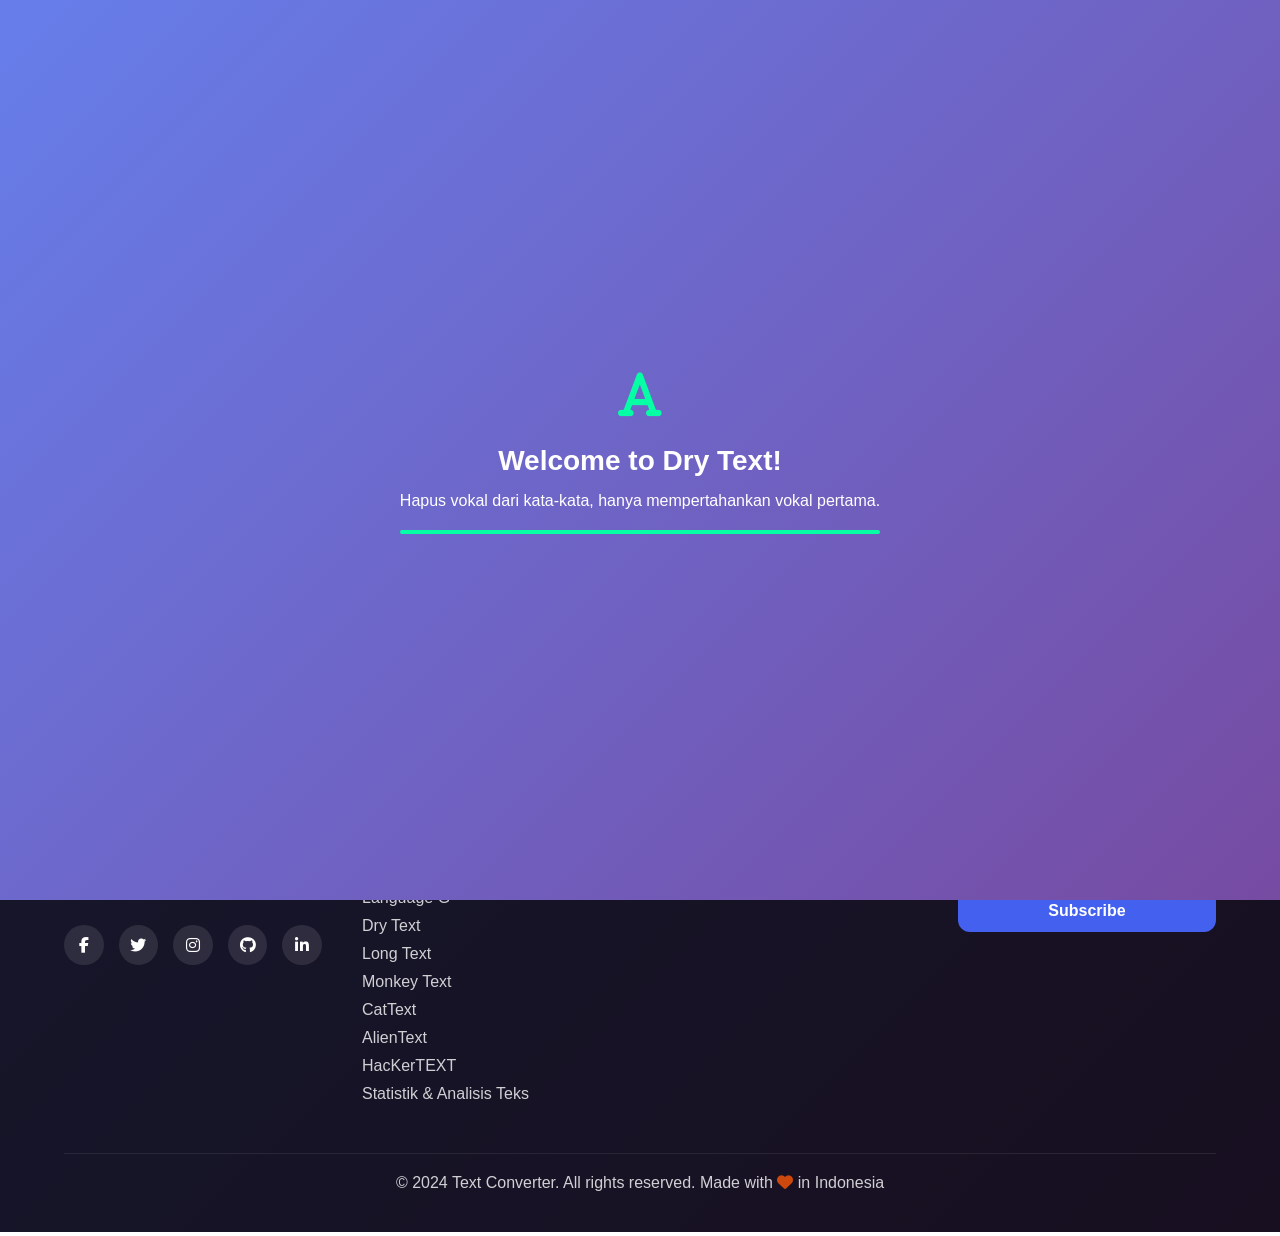
<file: DryText/index.html>
<!DOCTYPE html>
<html lang="en">
<head>
  <meta charset="UTF-8" />
  <meta name="viewport" content="width=device-width, initial-scale=1.0" />
  <title>Dry Text Improved</title>
  <link rel="stylesheet" href="https://cdnjs.cloudflare.com/ajax/libs/font-awesome/6.4.0/css/all.min.css">
  <!-- Hubungkan ke CSS Utama -->
  <link rel="stylesheet" href="../style.css">
  
  <style>
    /* Style Dasar Body */
    body {
      display: flex;
      flex-direction: column;
      align-items: center;
      min-height: 100vh;
      padding: 0;
      margin: 0;
      background: linear-gradient(135deg, #667eea 0%, #764ba2 100%);
      transition: var(--transition);
    }
    body.dark-mode {
      background: linear-gradient(135deg, #1a1a2e 0%, #16213e 100%);
    }

    /* === FLOATING TOKEN BAR (Pengganti Header Besar) === */
    .floating-bar {
      position: fixed;
      top: 15px;
      right: 15px;
      display: flex;
      align-items: center;
      gap: 10px;
      background: rgba(255, 255, 255, 0.95);
      backdrop-filter: blur(10px);
      padding: 8px 15px;
      border-radius: 50px;
      box-shadow: 0 4px 15px rgba(0,0,0,0.1);
      z-index: 1000;
      transition: var(--transition);
    }
    body.dark-mode .floating-bar {
      background: rgba(30, 30, 46, 0.95);
    }

    /* Back Button */
    .back-btn {
      text-decoration: none;
      color: var(--primary-color);
      font-weight: 600;
      font-size: 14px;
      display: flex;
      align-items: center;
      gap: 5px;
      margin-right: 10px;
      padding-right: 10px;
      border-right: 1px solid #ddd;
    }
    body.dark-mode .back-btn { border-color: rgba(255,255,255,0.2); color: var(--success-color); }
    .back-btn:hover { opacity: 0.8; }

    /* Token Display Compact */
    .token-display-compact {
      display: flex;
      align-items: center;
      gap: 6px;
      font-size: 14px;
      font-weight: 600;
      color: var(--primary-color);
    }
    body.dark-mode .token-display-compact { color: var(--success-color); }
    
    /* Sembunyikan elemen navigasi besar tapi pertahankan ID untuk JS */
    #navLinks {
      display: none; /* Sembunyikan menu navigasi */
    }
    .mobile-menu-toggle {
      display: none; /* Sembunyikan hamburger menu */
    }
    /* Pastikan User Menu tampil benar di bar kecil */
    #loginContainer {
      position: relative;
      display: flex;
      align-items: center;
    }
    .login-btn {
      padding: 6px 12px;
      font-size: 12px;
      border-radius: 20px;
    }
    .user-menu {
      position: relative;
    }
    .user-dropdown {
      top: 45px;
      right: 0;
      width: 150px;
    }

    /* Kontainer Utama */
    .container {
      background: rgba(255, 255, 255, 0.95);
      backdrop-filter: blur(10px);
      border-radius: var(--border-radius);
      width: 100%;
      max-width: 600px;
      box-shadow: 0 8px 32px rgba(0, 0, 0, 0.1);
      padding: 25px;
      margin: 80px 20px 20px 20px; /* Margin atas untuk floating bar */
      transition: var(--transition);
      position: relative;
      overflow: hidden;
    }
    body.dark-mode .container {
      background: rgba(30, 30, 46, 0.95);
      color: #f8f9fa;
    }
    .container::before {
      content: '';
      position: absolute;
      top: 0; left: 0; right: 0;
      height: 5px;
      background: linear-gradient(90deg, var(--primary-color), var(--accent-color));
    }

    /* Header Halaman (Judul) */
    .page-header {
      display: flex;
      justify-content: space-between;
      align-items: center;
      margin-bottom: 15px;
      border-bottom: 1px solid #eee;
      padding-bottom: 10px;
    }
    body.dark-mode .page-header { border-color: rgba(255,255,255,0.1); }
    h2 { color: var(--primary-color); font-size: 24px; font-weight: 700; margin: 0; }
    body.dark-mode h2 { color: var(--success-color); }
    .subtitle { font-size: 13px; color: var(--gray-color); margin-top: 5px; }

    /* Style Elemen Form */
    .input-group { margin-bottom: 15px; }
    label { display: block; margin-bottom: 6px; font-weight: 600; font-size: 14px; }
    body.dark-mode label { color: #f8f9fa; }
    
    input, textarea, select {
      width: 100%; padding: 10px 12px; border-radius: var(--border-radius);
      border: 1px solid #ddd; font-size: 15px; transition: var(--transition);
      background-color: #fff; color: var(--dark-color);
    }
    body.dark-mode input, body.dark-mode textarea, body.dark-mode select {
      background-color: rgba(255, 255, 255, 0.1); border-color: rgba(255, 255, 255, 0.2); color: #f8f9fa;
    }
    input:focus, textarea:focus, select:focus {
      outline: none; border-color: var(--primary-color); box-shadow: 0 0 0 3px rgba(67, 97, 238, 0.2);
    }
    textarea { resize: vertical; min-height: 80px; }

    /* Tombol */
    .button-group { display: flex; gap: 8px; margin-top: 12px; flex-wrap: wrap; }
    button {
      padding: 10px 15px; border: none; border-radius: var(--border-radius);
      font-size: 14px; font-weight: 600; cursor: pointer; transition: var(--transition);
      display: flex; align-items: center; justify-content: center; gap: 6px;
    }
    .primary-btn { background: var(--primary-color); color: white; flex: 1; }
    .secondary-btn { background: var(--light-color); color: var(--dark-color); }
    body.dark-mode .secondary-btn { background: rgba(255, 255, 255, 0.1); color: #f8f9fa; }
    .copy-btn { background: var(--success-color); color: var(--dark-color); }
    .clear-btn { background: var(--danger-color); color: white; }
    .share-btn { background: var(--accent-color); color: white; }
    .hidden { display: none !important; }

    /* Intro Screen */
    .intro-overlay {
      position: fixed; top: 0; left: 0; width: 100%; height: 100%;
      background: linear-gradient(135deg, #667eea 0%, #764ba2 100%);
      display: flex; justify-content: center; align-items: center; z-index: 9999;
      opacity: 1; transition: opacity 0.5s ease;
    }
    body.dark-mode .intro-overlay { background: linear-gradient(135deg, #1a1a2e 0%, #16213e 100%); }
    .intro-content { text-align: center; color: white; padding: 30px; max-width: 80%; animation: fadeInScale 0.8s ease; }
    .intro-title { font-size: 28px; margin-bottom: 15px; font-weight: 700; }
    .intro-icon { font-size: 50px; margin-bottom: 20px; color: var(--success-color); }
    .intro-progress { width: 100%; height: 4px; background: rgba(255, 255, 255, 0.2); border-radius: 2px; overflow: hidden; margin-top: 20px; }
    .intro-progress-bar { height: 100%; background: var(--success-color); width: 0; animation: progressAnimation 2s ease forwards; }
    @keyframes fadeInScale { from { opacity: 0; transform: scale(0.8); } to { opacity: 1; transform: scale(1); } }
    @keyframes progressAnimation { to { width: 100%; } }

    /* Tabs & Others */
    .tabs { display: flex; margin-bottom: 15px; border-bottom: 1px solid #ddd; }
    body.dark-mode .tabs { border-color: rgba(255, 255, 255, 0.2); }
    .tab { padding: 8px 12px; cursor: pointer; font-weight: 600; color: var(--gray-color); border-bottom: 2px solid transparent; transition: var(--transition); font-size: 14px; }
    .tab.active { color: var(--primary-color); border-bottom-color: var(--primary-color); }
    body.dark-mode .tab.active { color: var(--success-color); border-bottom-color: var(--success-color); }
    .tab-content { display: none; }
    .tab-content.active { display: block; }

    .history-container { max-height: 200px; overflow-y: auto; margin-top: 12px; }
    .history-item { padding: 10px; border-radius: var(--border-radius); margin-bottom: 8px; background: var(--light-color); cursor: pointer; transition: var(--transition); display: flex; justify-content: space-between; align-items: center; }
    body.dark-mode .history-item { background: rgba(255, 255, 255, 0.1); }
    .history-item:hover { transform: translateX(5px); background: #e9ecef; }
    body.dark-mode .history-item:hover { background: rgba(255, 255, 255, 0.2); }
    .history-text { flex: 1; white-space: nowrap; overflow: hidden; text-overflow: ellipsis; font-size: 14px; }
    .history-result { font-weight: 600; color: var(--primary-color); margin-left: 8px; font-size: 14px; }
    body.dark-mode .history-result { color: var(--success-color); }
    .delete-history { background: none; border: none; color: var(--danger-color); cursor: pointer; padding: 5px; margin-left: 8px; }

    .mode-selector { display: flex; gap: 8px; margin-bottom: 12px; }
    .mode-option { flex: 1; padding: 8px; text-align: center; border-radius: var(--border-radius); background: var(--light-color); cursor: pointer; transition: var(--transition); font-size: 13px; }
    .mode-option.active { background: var(--primary-color); color: white; }
    body.dark-mode .mode-option { background: rgba(255, 255, 255, 0.1); }
    body.dark-mode .mode-option.active { background: var(--success-color); color: var(--dark-color); }

    .info-section { background: rgba(67, 97, 238, 0.05); padding: 12px; border-radius: var(--border-radius); margin-top: 15px; font-size: 13px; }
    body.dark-mode .info-section { background: rgba(255, 255, 255, 0.05); color: #f8f9fa; }
    .info-title { font-weight: 600; margin-bottom: 8px; color: var(--primary-color); font-size: 14px; }
    body.dark-mode .info-title { color: var(--success-color); }

    .template-container { display: flex; flex-wrap: wrap; gap: 8px; margin-top: 10px; }
    .template-item { padding: 6px 10px; background: var(--light-color); border-radius: 20px; font-size: 12px; cursor: pointer; transition: var(--transition); display: flex; align-items: center; gap: 5px; }
    body.dark-mode .template-item { background: rgba(255, 255, 255, 0.1); }
    .template-item:hover { background: var(--primary-color); color: white; }

    .stats-container { display: grid; grid-template-columns: repeat(2, 1fr); gap: 10px; margin-top: 15px; }
    .stat-card { background: var(--light-color); padding: 10px; border-radius: var(--border-radius); text-align: center; }
    body.dark-mode .stat-card { background: rgba(255, 255, 255, 0.1); }
    .stat-value { font-size: 18px; font-weight: 700; color: var(--primary-color); }
    body.dark-mode .stat-value { color: var(--success-color); }
    .stat-label { font-size: 11px; color: var(--gray-color); margin-top: 3px; }

    .share-options { position: absolute; top: 100%; right: 0; background: white; border-radius: var(--border-radius); box-shadow: 0 4px 12px rgba(0, 0, 0, 0.15); padding: 10px; z-index: 100; display: none; }
    body.dark-mode .share-options { background: var(--dark-color); }
    .share-options.show { display: block; }
    .share-option { display: flex; align-items: center; gap: 8px; padding: 8px; cursor: pointer; border-radius: 6px; transition: var(--transition); }
    .share-option:hover { background: var(--light-color); }
    body.dark-mode .share-option:hover { background: rgba(255, 255, 255, 0.1); }

    .presentation-mode { position: fixed; top: 0; left: 0; width: 100%; height: 100%; background: var(--dark-color); color: white; display: none; flex-direction: column; justify-content: center; align-items: center; z-index: 9999; padding: 20px; }
    .presentation-mode.active { display: flex; }
    .presentation-content { max-width: 800px; width: 100%; text-align: center; }
    .presentation-output { font-size: 3rem; margin-bottom: 20px; word-break: break-all; }
    .presentation-input { font-size: 1.5rem; margin-bottom: 30px; opacity: 0.8; }
    .presentation-close { position: absolute; top: 20px; right: 20px; background: none; border: none; color: white; font-size: 24px; cursor: pointer; }

    /* Penyesuaian Mobile */
    @media (max-width: 768px) {
      .floating-bar {
        top: 10px;
        right: 10px;
        padding: 6px 10px;
      }
      .back-btn span { display: none; } /* Sembunyikan teks di mobile */
      .back-btn { margin-right: 5px; padding-right: 5px; }
      
      .container { margin: 70px 10px 20px 10px; padding: 15px; }
      .stats-container { grid-template-columns: 1fr; }
    }
  </style>
</head>
<body>

  <!-- Intro Screen -->
  <div class="intro-overlay" id="introOverlay">
    <div class="intro-content">
      <div class="intro-icon"><i class="fas fa-font"></i></div>
      <h1 class="intro-title">Welcome to Dry Text!</h1>
      <p class="intro-subtitle">Hapus vokal dari kata-kata, hanya mempertahankan vokal pertama.</p>
      <div class="intro-progress"><div class="intro-progress-bar"></div></div>
    </div>
  </div>

  <!-- Floating Token Bar (Pengganti Header) -->
  <div class="floating-bar">
    <a href="../index.html" class="back-btn"><i class="fas fa-arrow-left"></i> <span>Home</span></a>
    
    <!-- Elemen ini diperlukan script.js, jadi kita pertahankan tapi sembunyikan/hide jika perlu. 
         Tapi untuk UX, kita tampilkan Token di sini. -->
    <div class="token-display-compact">
      <i class="fas fa-coins"></i>
      <span id="tokenCount">50</span>
      <span id="tokenReset" style="font-size:10px; opacity:0.7;">3:00</span>
    </div>

    <!-- Theme Toggle -->
    <button class="theme-toggle" id="themeToggle" title="Toggle Dark Mode">
      <i class="fas fa-moon"></i>
    </button>

    <!-- Login/User -->
    <div id="loginContainer">
      <button class="login-btn" id="loginBtn" onclick="openLoginModal()">
        <i class="fas fa-sign-in-alt"></i> Login
      </button>
      <div class="user-menu" id="userMenu" style="display: none;">
        <div class="user-avatar" id="userAvatar" onclick="toggleUserDropdown()">U</div>
        <div class="user-dropdown" id="userDropdown">
          <a href="#"><i class="fas fa-user"></i> Profile</a>
          <a href="#"><i class="fas fa-cog"></i> Settings</a>
          <a href="#" onclick="logout()"><i class="fas fa-sign-out-alt"></i> Logout</a>
        </div>
      </div>
    </div>

    <!-- Hidden elements for script.js compatibility -->
    <ul class="nav-links" id="navLinks" style="display:none;"></ul>
    <button class="mobile-menu-toggle" id="mobileMenuToggle" style="display:none;"></button>
  </div>

  <!-- Konten Utama Dry Text -->
  <div class="container">
    <div class="page-header">
      <div>
        <h2>Dry Text Tool</h2>
        <p class="subtitle">Hapus vokal, simpan vokal pertama.</p>
      </div>
    </div>

    <div class="tabs">
      <div class="tab active" data-tab="converter">Converter</div>
      <div class="tab" data-tab="history">History</div>
      <div class="tab" data-tab="templates">Templates</div>
      <div class="tab" data-tab="stats">Stats</div>
    </div>

    <div class="tab-content active" id="converter">
      <div class="input-group">
        <label for="inputText">Enter text:</label>
        <input id="inputText" placeholder="Type here..." oninput="runDry()" />
        <p style="font-size:12px;color:#666;margin-top:4px;">Contoh: hello world</p>
      </div>

      <div class="input-group">
        <label>Mode:</label>
        <div class="mode-selector">
          <div class="mode-option active" data-mode="standard">Standard</div>
          <div class="mode-option" data-mode="aggressive">Aggressive</div>
          <div class="mode-option" data-mode="preserve">Preserve</div>
        </div>
      </div>

      <div class="input-group">
        <label for="output">Result:</label>
        <div class="result-container">
          <textarea id="output" rows="4" readonly></textarea>
          <div class="char-count" id="charCount">0 characters</div>
        </div>
        <div class="button-group">
          <button id="copyBtn" class="copy-btn hidden" onclick="copyResult()"><i class="fas fa-copy"></i> Copy</button>
          <button id="shareBtn" class="share-btn hidden" onclick="toggleShareOptions()"><i class="fas fa-share"></i> Share</button>
          <button id="presentBtn" class="secondary-btn hidden" onclick="openPresentationMode()"><i class="fas fa-expand"></i> Present</button>
          <button id="clearBtn" class="clear-btn hidden" onclick="clearText()"><i class="fas fa-trash"></i> Clear</button>
        </div>
        <div class="share-options" id="shareOptions">
          <div class="share-option" onclick="shareToSocial('twitter')"><i class="fab fa-twitter"></i> Twitter</div>
          <div class="share-option" onclick="shareToSocial('facebook')"><i class="fab fa-facebook"></i> Facebook</div>
          <div class="share-option" onclick="shareToSocial('whatsapp')"><i class="fab fa-whatsapp"></i> WhatsApp</div>
          <div class="share-option" onclick="downloadAsFile()"><i class="fas fa-download"></i> Download</div>
        </div>
      </div>

      <div id="mappingBreakdown" class="info-section hidden"></div>
      <div id="translation" class="info-section hidden" style="border-left-color: var(--accent-color);">
        <strong>Original Text:</strong>
        <div id="translationText"></div>
      </div>
    </div>

    <div class="tab-content" id="history">
      <div class="button-group">
        <button class="clear-btn" onclick="clearHistory()"><i class="fas fa-trash"></i> Clear</button>
        <button class="secondary-btn" onclick="exportHistory()"><i class="fas fa-download"></i> Export</button>
      </div>
      <div class="history-container" id="historyContainer"></div>
    </div>

    <div class="tab-content" id="templates">
      <div class="input-group">
        <label>Quick Templates:</label>
        <div class="template-container" id="templateContainer"></div>
      </div>
      <div class="input-group">
        <label>Add New Template:</label>
        <div style="display:flex;gap:8px;">
          <input type="text" id="newTemplateText" placeholder="Text here..." style="flex:1">
          <button class="primary-btn" onclick="addTemplate()" style="flex:0 0 auto;"><i class="fas fa-plus"></i></button>
        </div>
      </div>
    </div>

    <div class="tab-content" id="stats">
      <div class="stats-container">
        <div class="stat-card"><div class="stat-value" id="totalConversions">0</div><div class="stat-label">Conversions</div></div>
        <div class="stat-card"><div class="stat-value" id="totalCharacters">0</div><div class="stat-label">Characters</div></div>
        <div class="stat-card"><div class="stat-value" id="vowelsRemoved">0</div><div class="stat-label">Vowels Removed</div></div>
        <div class="stat-card"><div class="stat-value" id="favoriteMode">Standard</div><div class="stat-label">Favorite Mode</div></div>
      </div>
    </div>
    
    <div class="info-section">
      <div class="info-title">How it works:</div>
      <div>Standard: Keeps first vowel. Aggressive: Removes all vowels. Preserve: Only long words (5+ chars).</div>
    </div>
  </div>

  <!-- Footer -->
  <footer id="contact" style="margin-top: 20px; width: 100%;">
    <div class="footer-content">
      <div class="footer-section">
        <h3>About Us</h3>
        <p>We provide powerful text conversion tools to help you transform your text in creative ways. Our tools are designed to be simple, fast, and effective.</p>
        <div class="social-links">
          <a href="https://facebook.com" target="_blank" class="social-link"><i class="fab fa-facebook-f"></i></a>
          <a href="https://twitter.com" target="_blank" class="social-link"><i class="fab fa-twitter"></i></a>
          <a href="https://instagram.com" target="_blank" class="social-link"><i class="fab fa-instagram"></i></a>
          <a href="https://github.com" target="_blank" class="social-link"><i class="fab fa-github"></i></a>
          <a href="https://linkedin.com" target="_blank" class="social-link"><i class="fab fa-linkedin-in"></i></a>
        </div>
      </div>

      <div class="footer-section">
        <h3>Quick Links</h3>
        <ul class="footer-links">
          <li><a href="../index.html#home">Home</a></li>
          <li><a href="../index.html#features">Features</a></li>
          <li><a href="../index.html#faq">FAQ</a></li>
          <!-- Updated Footer Links with ../ -->
          <li><a href="../TextToNumber/index.html">Text to Number</a></li>
          <li><a href="../Text-G/index.html">Language G</a></li>
          <li><a href="../DryText/index.html">Dry Text</a></li>
          <li><a href="../TextLong/index.html">Long Text</a></li>
          <li><a href="../TextMonkey/index.html">Monkey Text</a></li>
          <li><a href="../CatText/index.html">CatText</a></li>
          <li><a href="../AlienText/index.html">AlienText</a></li>
          <li><a href="../HackerText/index.html">HacKerTEXT</a></li>
          <li><a href="../Statistik-Teks/index.html">Statistik & Analisis Teks</a></li>
        </ul>
      </div>

      <div class="footer-section">
        <h3>Contact Info</h3>
        <p><i class="fas fa-envelope"></i> info@textconverter.com</p>
        <p><i class="fas fa-phone"></i> +62 812-3456-7890</p>
        <p><i class="fas fa-map-marker-alt"></i> Jakarta, Indonesia</p>
      </div>

      <div class="footer-section">
        <h3>Newsletter</h3>
        <p>Subscribe to get updates on new features and tools</p>
        <form onsubmit="subscribeNewsletter(event)" style="margin-top: 15px;">
          <input type="email" placeholder="Your email" required style="padding: 10px; border-radius: 8px; border: none; width: 100%; margin-bottom: 10px;">
          <button type="submit" class="btn btn-primary" style="width: 100%;">Subscribe</button>
        </form>
      </div>
    </div>

    <div class="footer-bottom">
      <p>&copy; 2024 Text Converter. All rights reserved. Made with <i class="fas fa-heart" style="color: var(--danger-color);"></i> in Indonesia</p>
    </div>
  </footer>

  <!-- Login Modal -->
  <div class="modal" id="loginModal">
    <div class="modal-content">
      <button class="modal-close" onclick="closeLoginModal()"><i class="fas fa-times"></i></button>
      <h2 class="modal-title">Login</h2>
      <form id="loginForm" onsubmit="handleLogin(event)">
        <div class="form-group"><label for="email">Email</label><input type="email" id="email" required></div>
        <div class="form-group"><label for="password">Password</label><input type="password" id="password" required></div>
        <div class="form-buttons">
          <button type="submit" class="btn-login">Login</button>
          <button type="button" class="btn-cancel" onclick="closeLoginModal()">Cancel</button>
        </div>
      </form>
      <div class="switch-form">Don't have an account? <a href="#" onclick="switchToRegister()">Register</a></div>
    </div>
  </div>

  <!-- Register Modal -->
  <div class="modal" id="registerModal">
    <div class="modal-content">
      <button class="modal-close" onclick="closeRegisterModal()"><i class="fas fa-times"></i></button>
      <h2 class="modal-title">Register</h2>
      <form id="registerForm" onsubmit="handleRegister(event)">
        <div class="form-group"><label for="regName">Name</label><input type="text" id="regName" required></div>
        <div class="form-group"><label for="regEmail">Email</label><input type="email" id="regEmail" required></div>
        <div class="form-group"><label for="regPassword">Password</label><input type="password" id="regPassword" required></div>
        <div class="form-group"><label for="regConfirmPassword">Confirm Password</label><input type="password" id="regConfirmPassword" required></div>
        <div class="form-buttons">
          <button type="submit" class="btn-login">Register</button>
          <button type="button" class="btn-cancel" onclick="closeRegisterModal()">Cancel</button>
        </div>
      </form>
      <div class="switch-form">Already have an account? <a href="#" onclick="switchToLogin()">Login</a></div>
    </div>
  </div>

  <!-- Notification -->
  <div id="notification" class="notification">
    <i class="fas fa-check-circle"></i>
    <span id="notificationText">Success!</span>
  </div>

  <!-- Presentation Mode -->
  <div class="presentation-mode" id="presentationMode">
    <button class="presentation-close" onclick="closePresentationMode()"><i class="fas fa-times"></i></button>
    <div class="presentation-content">
      <div class="presentation-output" id="presentationOutput"></div>
      <div class="presentation-input" id="presentationInput"></div>
    </div>
  </div>

  <!-- Hubungkan ke Script Utama -->
  <script src="../script.js"></script>

  <!-- Script Khusus Dry Text -->
  <script>
    // Variabel lokal Dry Text
    let templates = JSON.parse(localStorage.getItem('dryTemplates')) || [
      { text: "hello world", result: "hll wrld" },
      { text: "programming is fun", result: "prgrmmng s fn" }
    ];
    let stats = JSON.parse(localStorage.getItem('dryStats')) || {
      totalConversions: 0, totalCharacters: 0, vowelsRemoved: 0,
      modeUsage: { standard: 0, aggressive: 0, preserve: 0 }
    };
    let currentMode = 'standard';
    let conversionHistory = JSON.parse(localStorage.getItem('dryConversionHistory')) || [];

    // Inisialisasi
    document.addEventListener('DOMContentLoaded', function() {
      // Intro Screen
      setTimeout(() => {
        const intro = document.getElementById('introOverlay');
        if(intro) {
            intro.style.opacity = '0';
            setTimeout(() => intro.style.display = 'none', 500);
        }
      }, 2500);

      loadHistory();
      loadTemplates();
      updateStats();

      // Event Listener Tabs
      document.querySelectorAll('.tab').forEach(tab => {
        tab.addEventListener('click', function() {
          document.querySelectorAll('.tab').forEach(t => t.classList.remove('active'));
          document.querySelectorAll('.tab-content').forEach(c => c.classList.remove('active'));
          this.classList.add('active');
          document.getElementById(this.dataset.tab).classList.add('active');
        });
      });

      // Event Listener Mode
      document.querySelectorAll('[data-mode]').forEach(option => {
        option.addEventListener('click', function() {
          document.querySelectorAll('[data-mode]').forEach(o => o.classList.remove('active'));
          this.classList.add('active');
          currentMode = this.dataset.mode;
          runDry();
        });
      });
      
      // Close share options on outside click
      document.addEventListener('click', function(e) {
        const shareOptions = document.getElementById('shareOptions');
        if (shareOptions && !shareOptions.contains(e.target) && e.target.id !== 'shareBtn') {
          shareOptions.classList.remove('show');
        }
      });
    });

    function dryKeepFirstVowel(text) {
      if (!text) return "";
      switch (currentMode) {
        case 'aggressive':
          return text.replace(/[aeiouAEIOU]/g, "");
        case 'preserve':
          return text.replace(/\b(\w{5,})\b/g, (match) => {
            const vowelMatch = match.match(/[aeiouAEIOU]/);
            if (!vowelMatch) return match;
            const idx = vowelMatch.index;
            return match.slice(0, idx + 1) + match.slice(idx + 1).replace(/[aeiouAEIOU]/g, "");
          });
        default: // standard
          return text.replace(/\b(\w)(\w*)\b/g, (match, firstChar, rest) => {
            const vowelMatch = rest.match(/[aeiouAEIOU]/);
            if (!vowelMatch) return match;
            const idx = vowelMatch.index;
            return firstChar + rest.slice(0, idx + 1) + rest.slice(idx + 1).replace(/[aeiouAEIOU]/g, "");
          });
      }
    }

    function runDry() {
      const text = document.getElementById("inputText").value;
      const result = dryKeepFirstVowel(text);
      document.getElementById("output").value = result;
      document.getElementById("charCount").textContent = `${result.length} characters`;
      
      const btns = ["copyBtn", "shareBtn", "presentBtn", "clearBtn", "mappingBreakdown", "translation"];
      
      if (text) {
        btns.forEach(id => document.getElementById(id).classList.remove("hidden"));
        
        const vowelsRemoved = (text.match(/[aeiouAEIOU]/g) || []).length - (result.match(/[aeiouAEIOU]/g) || []).length;
        document.getElementById("mappingBreakdown").innerHTML = `<strong>Rincian:</strong> ${vowelsRemoved} vowel(s) removed`;
        document.getElementById("translationText").textContent = text;
        
        addToHistory(text, result);
        updateConversionStats(text, result);
      } else {
        btns.forEach(id => document.getElementById(id).classList.add("hidden"));
      }
    }
    
    function copyResult() {
      const output = document.getElementById("output");
      output.select();
      document.execCommand("copy");
      if(typeof showNotification === 'function') showNotification("Copied!");
      else {
          const n = document.getElementById("notification");
          document.getElementById("notificationText").innerText = "Copied!";
          n.classList.add("show");
          setTimeout(() => n.classList.remove("show"), 2000);
      }
    }
    
    function clearText() {
      document.getElementById("inputText").value = "";
      runDry();
    }
    
    // History Functions
    function addToHistory(original, converted) {
      const exists = conversionHistory.some(item => item.original === original && item.converted === converted);
      if (!exists) {
        conversionHistory.unshift({ original, converted, timestamp: new Date().toISOString() });
        if (conversionHistory.length > 20) conversionHistory = conversionHistory.slice(0, 20);
        localStorage.setItem('dryConversionHistory', JSON.stringify(conversionHistory));
        loadHistory();
      }
    }
    
    function loadHistory() {
      const container = document.getElementById('historyContainer');
      if (!conversionHistory.length) { container.innerHTML = '<p style="text-align:center; color:#666;">No history</p>'; return; }
      
      container.innerHTML = conversionHistory.map((item, index) => `
        <div class="history-item" onclick="useHistoryItem(${index})">
          <div class="history-text">${item.original}</div>
          <div class="history-result">${item.converted}</div>
          <button class="delete-history" onclick="event.stopPropagation(); deleteHistoryItem(${index})"><i class="fas fa-times"></i></button>
        </div>
      `).join('');
    }

    function useHistoryItem(index) {
        const item = conversionHistory[index];
        document.getElementById('inputText').value = item.original;
        runDry();
        document.querySelector('[data-tab="converter"]').click();
    }
    
    function deleteHistoryItem(index) {
      conversionHistory.splice(index, 1);
      localStorage.setItem('dryConversionHistory', JSON.stringify(conversionHistory));
      loadHistory();
    }
    
    function clearHistory() {
      if(confirm('Clear all history?')) {
        conversionHistory = [];
        localStorage.setItem('dryConversionHistory', JSON.stringify(conversionHistory));
        loadHistory();
      }
    }

    function exportHistory() {
        const data = "data:text/json;charset=utf-8," + encodeURIComponent(JSON.stringify(conversionHistory, null, 2));
        const a = document.createElement('a');
        a.setAttribute("href", data); a.setAttribute("download", "history.json"); a.click();
    }
    
    // Share & Presentation
    function toggleShareOptions() { document.getElementById('shareOptions').classList.toggle('show'); }
    
    function shareToSocial(platform) {
      const text = document.getElementById('inputText').value;
      const result = document.getElementById('output').value;
      const shareText = `"${text}" → "${result}"`;
      let url = '#';
      if(platform === 'twitter') url = `https://twitter.com/intent/tweet?text=${encodeURIComponent(shareText)}`;
      if(platform === 'whatsapp') url = `https://wa.me/?text=${encodeURIComponent(shareText)}`;
      if(platform === 'facebook') url = `https://www.facebook.com/sharer/sharer.php?quote=${encodeURIComponent(shareText)}`;
      window.open(url, '_blank');
      toggleShareOptions();
    }

    function downloadAsFile() {
        const text = document.getElementById('inputText').value;
        const result = document.getElementById('output').value;
        const data = "data:text/plain;charset=utf-8," + encodeURIComponent(`Original: ${text}\nResult: ${result}`);
        const a = document.createElement('a');
        a.setAttribute("href", data); a.setAttribute("download", "drytext.txt"); a.click();
        toggleShareOptions();
    }

    function openPresentationMode() {
      document.getElementById('presentationOutput').textContent = document.getElementById("output").value;
      document.getElementById('presentationInput').textContent = document.getElementById("inputText").value;
      document.getElementById('presentationMode').classList.add('active');
    }
    function closePresentationMode() { document.getElementById('presentationMode').classList.remove('active'); }

    // Templates
    function loadTemplates() {
        const container = document.getElementById('templateContainer');
        container.innerHTML = templates.map((t, i) => `
            <div class="template-item" onclick="useTemplate(${i})">
                ${t.text} <i class="fas fa-arrow-right"></i> ${t.result}
                <i class="fas fa-times" onclick="event.stopPropagation(); removeTemplate(${i})"></i>
            </div>
        `).join('');
    }
    function useTemplate(index) {
        document.getElementById('inputText').value = templates[index].text;
        runDry();
        document.querySelector('[data-tab="converter"]').click();
    }
    function addTemplate() {
        const text = document.getElementById('newTemplateText').value.trim();
        if(!text) return;
        templates.push({ text, result: dryKeepFirstVowel(text) });
        localStorage.setItem('dryTemplates', JSON.stringify(templates));
        loadTemplates();
        document.getElementById('newTemplateText').value = '';
    }
    function removeTemplate(index) {
        templates.splice(index, 1);
        localStorage.setItem('dryTemplates', JSON.stringify(templates));
        loadTemplates();
    }

    // Stats
    function updateConversionStats(text, result) {
      stats.totalConversions++;
      stats.totalCharacters += text.length;
      stats.modeUsage[currentMode]++;
      const vowRem = (text.match(/[aeiouAEIOU]/g) || []).length - (result.match(/[aeiouAEIOU]/g) || []).length;
      stats.vowelsRemoved += vowRem;
      localStorage.setItem('dryStats', JSON.stringify(stats));
      updateStats();
    }
    function updateStats() {
      document.getElementById('totalConversions').textContent = stats.totalConversions;
      document.getElementById('totalCharacters').textContent = stats.totalCharacters;
      document.getElementById('vowelsRemoved').textContent = stats.vowelsRemoved;
      const favorite = Object.keys(stats.modeUsage).reduce((a, b) => stats.modeUsage[a] > stats.modeUsage[b] ? a : b);
      document.getElementById('favoriteMode').textContent = favorite.charAt(0).toUpperCase() + favorite.slice(1);
    }
  </script>
</body>
</html>
</file>
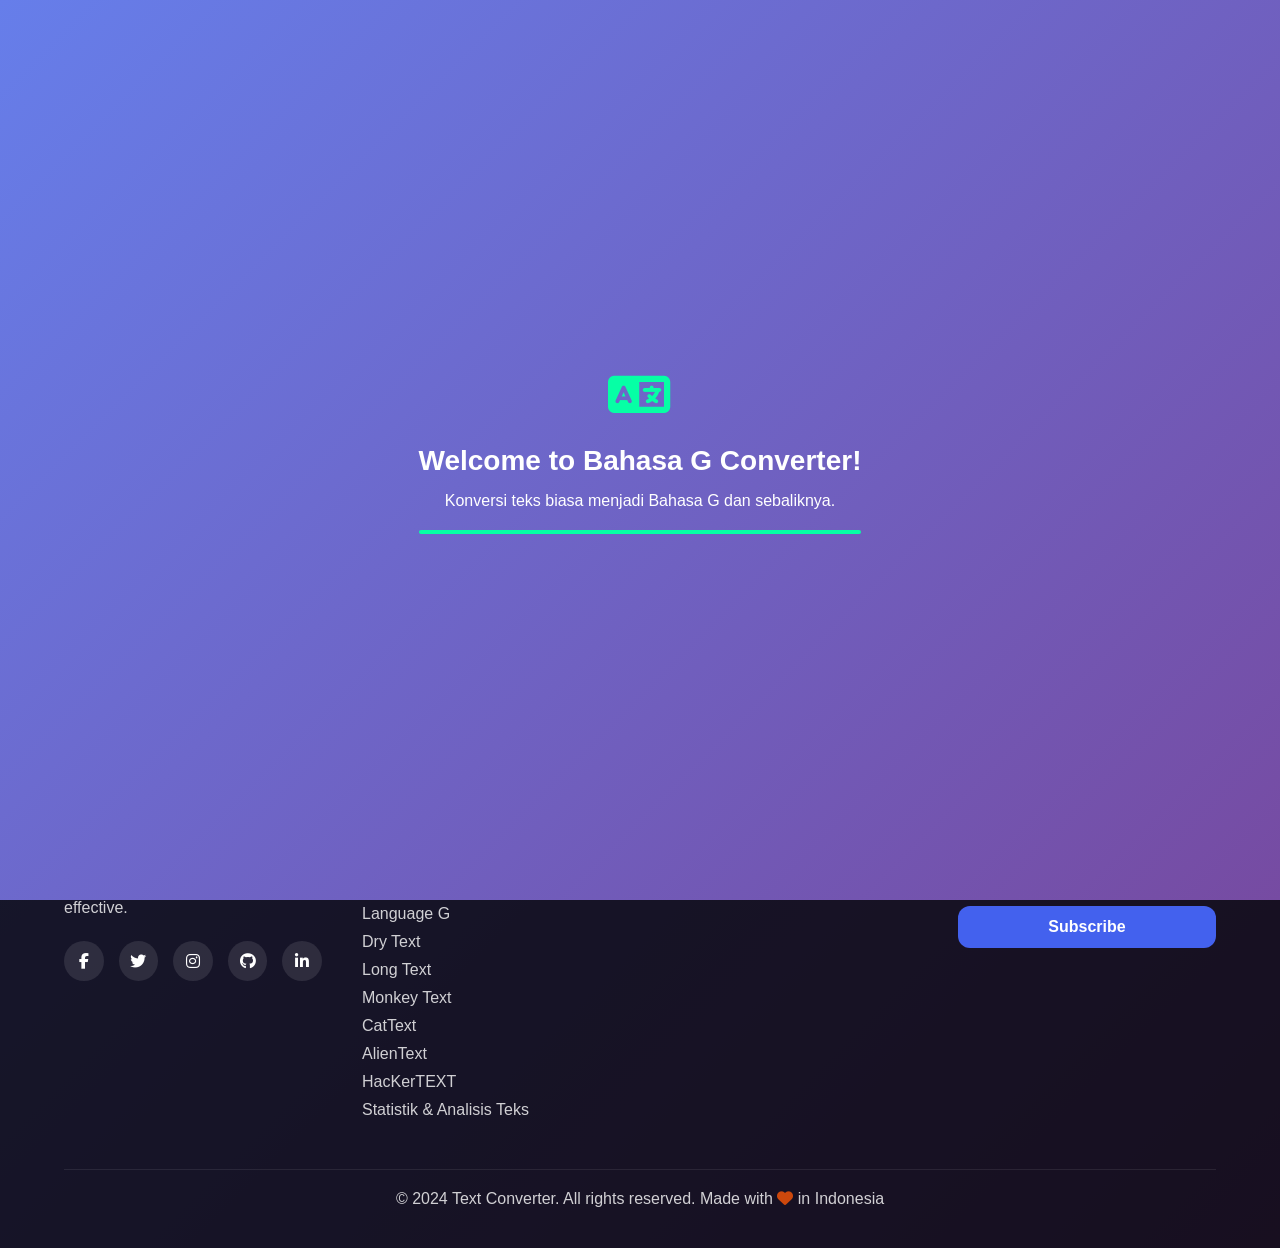
<file: Text-G/index.html>
<!DOCTYPE html>
<html lang="id">
<head>
  <meta charset="UTF-8" />
  <meta name="viewport" content="width=device-width, initial-scale=1.0" />
  <title>Bahasa G Converter</title>
  <link rel="stylesheet" href="https://cdnjs.cloudflare.com/ajax/libs/font-awesome/6.4.0/css/all.min.css">
  <!-- Hubungkan ke CSS Utama -->
  <link rel="stylesheet" href="../style.css">
  
  <style>
    /* Style Dasar Body */
    body {
      display: flex;
      flex-direction: column;
      align-items: center;
      min-height: 100vh;
      padding: 0;
      margin: 0;
      background: linear-gradient(135deg, #667eea 0%, #764ba2 100%);
      transition: var(--transition);
    }
    body.dark-mode {
      background: linear-gradient(135deg, #1a1a2e 0%, #16213e 100%);
    }

    /* === FLOATING TOKEN BAR === */
    .floating-bar {
      position: fixed;
      top: 15px;
      right: 15px;
      display: flex;
      align-items: center;
      gap: 10px;
      background: rgba(255, 255, 255, 0.95);
      backdrop-filter: blur(10px);
      padding: 8px 15px;
      border-radius: 50px;
      box-shadow: 0 4px 15px rgba(0,0,0,0.1);
      z-index: 1000;
      transition: var(--transition);
    }
    body.dark-mode .floating-bar {
      background: rgba(30, 30, 46, 0.95);
    }

    /* Back Button */
    .back-btn {
      text-decoration: none;
      color: var(--primary-color);
      font-weight: 600;
      font-size: 14px;
      display: flex;
      align-items: center;
      gap: 5px;
      margin-right: 10px;
      padding-right: 10px;
      border-right: 1px solid #ddd;
    }
    body.dark-mode .back-btn { border-color: rgba(255,255,255,0.2); color: var(--success-color); }
    .back-btn:hover { opacity: 0.8; }

    /* Token Display Compact */
    .token-display-compact {
      display: flex;
      align-items: center;
      gap: 6px;
      font-size: 14px;
      font-weight: 600;
      color: var(--primary-color);
    }
    body.dark-mode .token-display-compact { color: var(--success-color); }
    
    /* Hidden Nav Compatibility */
    #navLinks, .mobile-menu-toggle { display: none; }
    
    /* User Menu Adjustments */
    #loginContainer {
      position: relative;
      display: flex;
      align-items: center;
    }
    .login-btn { padding: 6px 12px; font-size: 12px; border-radius: 20px; }
    .user-menu { position: relative; }
    .user-dropdown { top: 45px; right: 0; width: 150px; }

    /* Kontainer Utama */
    .container {
      background: rgba(255, 255, 255, 0.95);
      backdrop-filter: blur(10px);
      border-radius: var(--border-radius);
      width: 100%;
      max-width: 600px;
      box-shadow: 0 8px 32px rgba(0, 0, 0, 0.1);
      padding: 25px;
      margin: 80px 20px 20px 20px;
      transition: var(--transition);
      position: relative;
      overflow: hidden;
    }
    body.dark-mode .container {
      background: rgba(30, 30, 46, 0.95);
      color: #f8f9fa;
    }
    .container::before {
      content: '';
      position: absolute;
      top: 0; left: 0; right: 0;
      height: 5px;
      background: linear-gradient(90deg, var(--primary-color), var(--accent-color));
    }

    /* Header Halaman */
    .page-header {
      display: flex;
      justify-content: space-between;
      align-items: center;
      margin-bottom: 15px;
      border-bottom: 1px solid #eee;
      padding-bottom: 10px;
    }
    body.dark-mode .page-header { border-color: rgba(255,255,255,0.1); }
    h2 { color: var(--primary-color); font-size: 24px; font-weight: 700; margin: 0; }
    body.dark-mode h2 { color: var(--success-color); }
    .subtitle { font-size: 13px; color: var(--gray-color); margin-top: 5px; }

    /* Elemen Form */
    .input-group { margin-bottom: 15px; }
    label { display: block; margin-bottom: 6px; font-weight: 600; font-size: 14px; }
    body.dark-mode label { color: #f8f9fa; }
    
    input, textarea, select {
      width: 100%; padding: 10px 12px; border-radius: var(--border-radius);
      border: 1px solid #ddd; font-size: 15px; transition: var(--transition);
      background-color: #fff; color: var(--dark-color);
    }
    body.dark-mode input, body.dark-mode textarea, body.dark-mode select {
      background-color: rgba(255, 255, 255, 0.1); border-color: rgba(255, 255, 255, 0.2); color: #f8f9fa;
    }
    input:focus, textarea:focus, select:focus {
      outline: none; border-color: var(--primary-color); box-shadow: 0 0 0 3px rgba(67, 97, 238, 0.2);
    }
    textarea { resize: vertical; min-height: 80px; }

    /* Tombol */
    .button-group { display: flex; gap: 8px; margin-top: 12px; flex-wrap: wrap; }
    button {
      padding: 10px 15px; border: none; border-radius: var(--border-radius);
      font-size: 14px; font-weight: 600; cursor: pointer; transition: var(--transition);
      display: flex; align-items: center; justify-content: center; gap: 6px;
    }
    .primary-btn { background: var(--primary-color); color: white; flex: 1; }
    .primary-btn:hover { background: var(--secondary-color); transform: translateY(-2px); }
    .secondary-btn { background: var(--light-color); color: var(--dark-color); }
    body.dark-mode .secondary-btn { background: rgba(255, 255, 255, 0.1); color: #f8f9fa; }
    .copy-btn { background: var(--success-color); color: var(--dark-color); }
    .clear-btn { background: var(--danger-color); color: white; }
    .share-btn { background: var(--accent-color); color: white; }
    .hidden { display: none !important; }

    /* Tabs & Content */
    .tabs { display: flex; margin-bottom: 15px; border-bottom: 1px solid #ddd; overflow-x: auto; }
    body.dark-mode .tabs { border-color: rgba(255, 255, 255, 0.2); }
    .tab { padding: 8px 12px; cursor: pointer; font-weight: 600; color: var(--gray-color); border-bottom: 2px solid transparent; transition: var(--transition); font-size: 14px; white-space: nowrap; }
    .tab.active { color: var(--primary-color); border-bottom-color: var(--primary-color); }
    body.dark-mode .tab.active { color: var(--success-color); border-bottom-color: var(--success-color); }
    .tab-content { display: none; }
    .tab-content.active { display: block; }

    /* Misc Components */
    .result-container { position: relative; margin-bottom: 15px; }
    .char-count { position: absolute; bottom: -18px; right: 0; font-size: 11px; color: var(--gray-color); }
    .mapping-breakdown { background: var(--light-color); padding: 12px; border-radius: var(--border-radius); margin-top: 15px; font-size: 13px; border-left: 4px solid var(--primary-color); }
    body.dark-mode .mapping-breakdown { background: rgba(255, 255, 255, 0.1); color: #f8f9fa; }
    .translation { background: rgba(67, 97, 238, 0.1); padding: 12px; border-radius: var(--border-radius); margin-top: 15px; font-size: 13px; border-left: 4px solid var(--accent-color); }
    body.dark-mode .translation { background: rgba(247, 37, 133, 0.1); color: #f8f9fa; }
    
    /* Intro Screen */
    .intro-overlay { position: fixed; top: 0; left: 0; width: 100%; height: 100%; background: linear-gradient(135deg, #667eea 0%, #764ba2 100%); display: flex; justify-content: center; align-items: center; z-index: 9999; opacity: 1; transition: opacity 0.5s ease; }
    body.dark-mode .intro-overlay { background: linear-gradient(135deg, #1a1a2e 0%, #16213e 100%); }
    .intro-content { text-align: center; color: white; padding: 30px; max-width: 80%; animation: fadeInScale 0.8s ease; }
    .intro-title { font-size: 28px; margin-bottom: 15px; font-weight: 700; }
    .intro-icon { font-size: 50px; margin-bottom: 20px; color: var(--success-color); }
    .intro-progress { width: 100%; height: 4px; background: rgba(255, 255, 255, 0.2); border-radius: 2px; overflow: hidden; margin-top: 20px; }
    .intro-progress-bar { height: 100%; background: var(--success-color); width: 0; animation: progressAnimation 2s ease forwards; }
    @keyframes fadeInScale { from { opacity: 0; transform: scale(0.8); } to { opacity: 1; transform: scale(1); } }
    @keyframes progressAnimation { to { width: 100%; } }

    /* History, Stats, etc. */
    .history-container { max-height: 200px; overflow-y: auto; margin-top: 12px; }
    .history-item { padding: 10px; border-radius: var(--border-radius); margin-bottom: 8px; background: var(--light-color); cursor: pointer; transition: var(--transition); display: flex; justify-content: space-between; align-items: center; }
    body.dark-mode .history-item { background: rgba(255, 255, 255, 0.1); }
    .history-item:hover { transform: translateX(5px); background: #e9ecef; }
    .history-text { flex: 1; white-space: nowrap; overflow: hidden; text-overflow: ellipsis; font-size: 14px; }
    .history-result { font-weight: 600; color: var(--primary-color); margin-left: 8px; font-size: 14px; }
    body.dark-mode .history-result { color: var(--success-color); }
    .delete-history { background: none; border: none; color: var(--danger-color); cursor: pointer; padding: 5px; margin-left: 8px; }
    
    .mode-selector { display: flex; gap: 8px; margin-bottom: 12px; flex-wrap: wrap; }
    .mode-option { flex: 1; padding: 8px; text-align: center; border-radius: var(--border-radius); background: var(--light-color); cursor: pointer; transition: var(--transition); font-size: 13px; }
    .mode-option.active { background: var(--primary-color); color: white; }
    body.dark-mode .mode-option { background: rgba(255, 255, 255, 0.1); }
    body.dark-mode .mode-option.active { background: var(--success-color); color: var(--dark-color); }

    .info-section { background: rgba(67, 97, 238, 0.05); padding: 12px; border-radius: var(--border-radius); margin-top: 15px; font-size: 13px; }
    body.dark-mode .info-section { background: rgba(255, 255, 255, 0.05); color: #f8f9fa; }
    .info-title { font-weight: 600; margin-bottom: 8px; color: var(--primary-color); font-size: 14px; }
    body.dark-mode .info-title { color: var(--success-color); }

    .template-container { display: flex; flex-wrap: wrap; gap: 8px; margin-top: 10px; }
    .template-item { padding: 6px 10px; background: var(--light-color); border-radius: 20px; font-size: 12px; cursor: pointer; transition: var(--transition); display: flex; align-items: center; gap: 5px; }
    body.dark-mode .template-item { background: rgba(255, 255, 255, 0.1); }
    .template-item:hover { background: var(--primary-color); color: white; }

    .stats-container { display: grid; grid-template-columns: repeat(2, 1fr); gap: 10px; margin-top: 15px; }
    .stat-card { background: var(--light-color); padding: 10px; border-radius: var(--border-radius); text-align: center; }
    body.dark-mode .stat-card { background: rgba(255, 255, 255, 0.1); }
    .stat-value { font-size: 18px; font-weight: 700; color: var(--primary-color); }
    body.dark-mode .stat-value { color: var(--success-color); }
    .stat-label { font-size: 11px; color: var(--gray-color); margin-top: 3px; }

    /* Confirmation & Loading Modals */
    .confirm-modal, .loading-overlay { position: fixed; top: 0; left: 0; width: 100%; height: 100%; background: rgba(0, 0, 0, 0.5); display: none; justify-content: center; align-items: center; z-index: 2000; }
    .confirm-modal.active, .loading-overlay.active { display: flex; }
    .confirm-content, .loading-content { background: white; border-radius: var(--border-radius); padding: 25px; width: 90%; max-width: 400px; text-align: center; animation: modalFadeIn 0.3s ease; }
    body.dark-mode .confirm-content, body.dark-mode .loading-content { background: rgba(30, 30, 46, 0.95); color: #f8f9fa; }
    @keyframes modalFadeIn { from { opacity: 0; transform: translateY(-30px); } to { opacity: 1; transform: translateY(0); } }
    
    .confirm-title { font-size: 20px; margin-bottom: 15px; color: var(--primary-color); }
    body.dark-mode .confirm-title { color: var(--success-color); }
    .confirm-token-cost { font-size: 18px; font-weight: 700; color: var(--warning-color); margin: 10px 0; }
    .confirm-buttons { display: flex; gap: 10px; justify-content: center; margin-top: 20px; }
    
    .loading-spinner { width: 60px; height: 60px; border: 5px solid rgba(255, 255, 255, 0.3); border-top: 5px solid white; border-radius: 50%; animation: spin 1s linear infinite; margin: 0 auto 20px; }
    @keyframes spin { 0% { transform: rotate(0deg); } 100% { transform: rotate(360deg); } }

    .presentation-mode { position: fixed; top: 0; left: 0; width: 100%; height: 100%; background: var(--dark-color); color: white; display: none; flex-direction: column; justify-content: center; align-items: center; z-index: 9999; padding: 20px; }
    .presentation-mode.active { display: flex; }
    .presentation-content { max-width: 800px; width: 100%; text-align: center; }
    .presentation-output { font-size: 3rem; margin-bottom: 20px; word-break: break-all; }
    .presentation-input { font-size: 1.5rem; margin-bottom: 30px; opacity: 0.8; }
    .presentation-close { position: absolute; top: 20px; right: 20px; background: none; border: none; color: white; font-size: 24px; cursor: pointer; }

    .share-options { position: absolute; top: 100%; right: 0; background: white; border-radius: var(--border-radius); box-shadow: 0 4px 12px rgba(0, 0, 0, 0.15); padding: 10px; z-index: 100; display: none; }
    body.dark-mode .share-options { background: var(--dark-color); }
    .share-options.show { display: block; }
    .share-option { display: flex; align-items: center; gap: 8px; padding: 8px; cursor: pointer; border-radius: 6px; transition: var(--transition); }
    .share-option:hover { background: var(--light-color); }
    body.dark-mode .share-option:hover { background: rgba(255, 255, 255, 0.1); }

    /* Mobile Adjustments */
    @media (max-width: 768px) {
      .floating-bar { top: 10px; right: 10px; padding: 6px 10px; }
      .back-btn span { display: none; }
      .back-btn { margin-right: 5px; padding-right: 5px; }
      .container { margin: 70px 10px 20px 10px; padding: 15px; }
      .stats-container { grid-template-columns: 1fr; }
    }
  </style>
</head>
<body>

  <!-- Intro Screen -->
  <div class="intro-overlay" id="introOverlay">
    <div class="intro-content">
      <div class="intro-icon"><i class="fas fa-language"></i></div>
      <h1 class="intro-title">Welcome to Bahasa G Converter!</h1>
      <p class="intro-subtitle">Konversi teks biasa menjadi Bahasa G dan sebaliknya.</p>
      <div class="intro-progress"><div class="intro-progress-bar"></div></div>
    </div>
  </div>

  <!-- Floating Token Bar -->
  <div class="floating-bar">
    <a href="../index.html" class="back-btn"><i class="fas fa-arrow-left"></i> <span>Home</span></a>
    
    <div class="token-display-compact">
      <i class="fas fa-coins"></i>
      <span id="tokenCount">50</span>
      <span id="tokenReset" style="font-size:10px; opacity:0.7;">3:00</span>
    </div>

    <button class="theme-toggle" id="themeToggle" title="Toggle Dark Mode">
      <i class="fas fa-moon"></i>
    </button>

    <div id="loginContainer">
      <button class="login-btn" id="loginBtn" onclick="openLoginModal()">
        <i class="fas fa-sign-in-alt"></i> Login
      </button>
      <div class="user-menu" id="userMenu" style="display: none;">
        <div class="user-avatar" id="userAvatar" onclick="toggleUserDropdown()">U</div>
        <div class="user-dropdown" id="userDropdown">
          <a href="#"><i class="fas fa-user"></i> Profile</a>
          <a href="#"><i class="fas fa-cog"></i> Settings</a>
          <a href="#" onclick="logout()"><i class="fas fa-sign-out-alt"></i> Logout</a>
        </div>
      </div>
    </div>
    
    <ul class="nav-links" id="navLinks" style="display:none;"></ul>
    <button class="mobile-menu-toggle" id="mobileMenuToggle" style="display:none;"></button>
  </div>

  <!-- Main Container -->
  <div class="container">
    <div class="page-header">
      <div>
        <h2>Bahasa G Converter</h2>
        <p class="subtitle">Konversi teks biasa menjadi Bahasa G dan sebaliknya.</p>
      </div>
    </div>

    <div class="tabs">
      <div class="tab active" data-tab="converter">Converter</div>
      <div class="tab" data-tab="reverse">Reverse</div>
      <div class="tab" data-tab="history">History</div>
      <div class="tab" data-tab="templates">Templates</div>
      <div class="tab" data-tab="stats">Stats</div>
      <div class="tab" data-tab="settings">Settings</div>
    </div>

    <div class="tab-content active" id="converter">
      <div class="input-group">
        <label for="inputText">Enter text:</label>
        <input id="inputText" placeholder="Type here..." />
        <p style="font-size:12px;color:#666;margin-top:4px;">Contoh: halo, selamat pagi...</p>
        <button id="generateBtn" class="primary-btn" onclick="showConfirmModal()" style="margin-top:10px;">
          <i class="fas fa-magic"></i> Generate
        </button>
      </div>

      <div class="input-group">
        <label>Conversion Mode:</label>
        <div class="mode-selector">
          <div class="mode-option active" data-mode="standard">Standard</div>
          <div class="mode-option" data-mode="extended">Extended</div>
          <div class="mode-option" data-mode="minimal">Minimal</div>
          <div class="mode-option" data-mode="custom">Custom</div>
        </div>
      </div>

      <div class="input-group">
        <label for="output">Result:</label>
        <div class="result-container">
          <textarea id="output" rows="4" readonly></textarea>
          <div class="char-count" id="charCount">0 characters</div>
        </div>
        <div class="button-group">
          <button id="copyBtn" class="copy-btn hidden" onclick="copyResult()"><i class="fas fa-copy"></i> Copy</button>
          <button id="shareBtn" class="share-btn hidden" onclick="toggleShareOptions()"><i class="fas fa-share"></i> Share</button>
          <button id="presentBtn" class="secondary-btn hidden" onclick="openPresentationMode()"><i class="fas fa-expand"></i> Present</button>
          <button id="clearBtn" class="clear-btn hidden" onclick="clearText()"><i class="fas fa-trash"></i> Clear</button>
        </div>
        <div class="share-options" id="shareOptions">
          <div class="share-option" onclick="shareToSocial('twitter')"><i class="fab fa-twitter"></i> Twitter</div>
          <div class="share-option" onclick="shareToSocial('facebook')"><i class="fab fa-facebook"></i> Facebook</div>
          <div class="share-option" onclick="shareToSocial('whatsapp')"><i class="fab fa-whatsapp"></i> WhatsApp</div>
          <div class="share-option" onclick="downloadAsFile()"><i class="fas fa-download"></i> Download</div>
        </div>
      </div>

      <div id="mappingBreakdown" class="mapping-breakdown hidden"></div>
      <div id="translation" class="translation hidden">
        <strong>Terjemahan:</strong>
        <div id="translationText"></div>
      </div>
    </div>

    <div class="tab-content" id="reverse">
      <div class="input-group">
        <label for="reverseInput">Enter Bahasa G text:</label>
        <input id="reverseInput" placeholder="Type Bahasa G here..." oninput="reverseConvert()" />
      </div>

      <div class="input-group">
        <label for="reverseOutput">Result:</label>
        <div class="result-container">
          <textarea id="reverseOutput" rows="4" readonly></textarea>
          <div class="char-count" id="reverseCharCount">0 characters</div>
        </div>
        <div class="button-group">
          <button id="reverseCopyBtn" class="copy-btn hidden" onclick="copyReverseResult()"><i class="fas fa-copy"></i> Copy</button>
          <button id="reverseClearBtn" class="clear-btn hidden" onclick="clearReverseText()"><i class="fas fa-trash"></i> Clear</button>
        </div>
      </div>
    </div>

    <div class="tab-content" id="history">
      <div class="button-group">
        <button class="clear-btn" onclick="clearHistory()"><i class="fas fa-trash"></i> Clear</button>
        <button class="secondary-btn" onclick="exportHistory()"><i class="fas fa-download"></i> Export</button>
      </div>
      <div class="history-container" id="historyContainer"></div>
    </div>

    <div class="tab-content" id="templates">
      <div class="input-group">
        <label>Quick Templates:</label>
        <div class="template-container" id="templateContainer"></div>
      </div>
      <div class="input-group">
        <label>Add New Template:</label>
        <div style="display:flex;gap:8px;">
          <input type="text" id="newTemplateText" placeholder="Text" style="flex:1">
          <button class="primary-btn" onclick="addTemplate()" style="flex:0 0 auto;"><i class="fas fa-plus"></i></button>
        </div>
      </div>
    </div>

    <div class="tab-content" id="stats">
      <div class="stats-container">
        <div class="stat-card"><div class="stat-value" id="totalConversions">0</div><div class="stat-label">Conversions</div></div>
        <div class="stat-card"><div class="stat-value" id="totalCharacters">0</div><div class="stat-label">Characters</div></div>
        <div class="stat-card"><div class="stat-value" id="mostUsedChar">-</div><div class="stat-label">Most Used Char</div></div>
        <div class="stat-card"><div class="stat-value" id="favoriteMode">Standard</div><div class="stat-label">Favorite Mode</div></div>
      </div>
    </div>

    <div class="tab-content" id="settings">
      <div class="input-group">
        <label>Custom Mapping:</label>
        <div id="customMappingContainer"></div>
        <button class="secondary-btn" onclick="addCustomMapping()" style="font-size:12px; margin-top:5px;"><i class="fas fa-plus"></i> Add Mapping</button>
        <button class="primary-btn" onclick="saveCustomMapping()" style="font-size:12px; margin-top:5px; margin-left:5px;"><i class="fas fa-save"></i> Save</button>
      </div>
    </div>

    <div class="info-section">
      <div class="info-title">Mapping (Vokal → Bahasa G):</div>
      <div>a → aga, e → ege, i → igi, o → ogo, u → ugu</div>
    </div>
  </div>

  <!-- Footer -->
  <footer id="contact" style="margin-top: 20px; width: 100%;">
    <div class="footer-content">
      <div class="footer-section">
        <h3>About Us</h3>
        <p>We provide powerful text conversion tools to help you transform your text in creative ways. Our tools are designed to be simple, fast, and effective.</p>
        <div class="social-links">
          <a href="https://facebook.com" target="_blank" class="social-link"><i class="fab fa-facebook-f"></i></a>
          <a href="https://twitter.com" target="_blank" class="social-link"><i class="fab fa-twitter"></i></a>
          <a href="https://instagram.com" target="_blank" class="social-link"><i class="fab fa-instagram"></i></a>
          <a href="https://github.com" target="_blank" class="social-link"><i class="fab fa-github"></i></a>
          <a href="https://linkedin.com" target="_blank" class="social-link"><i class="fab fa-linkedin-in"></i></a>
        </div>
      </div>

      <div class="footer-section">
        <h3>Quick Links</h3>
        <ul class="footer-links">
          <li><a href="../index.html#home">Home</a></li>
          <li><a href="../index.html#features">Features</a></li>
          <li><a href="../index.html#faq">FAQ</a></li>
          <li><a href="../TextToNumber/index.html">Text to Number</a></li>
          <li><a href="../Text-G/index.html">Language G</a></li>
          <li><a href="../DryText/index.html">Dry Text</a></li>
          <li><a href="../TextLong/index.html">Long Text</a></li>
          <li><a href="../TextMonkey/index.html">Monkey Text</a></li>
          <li><a href="../CatText/index.html">CatText</a></li>
          <li><a href="../AlienText/index.html">AlienText</a></li>
          <li><a href="../HackerText/index.html">HacKerTEXT</a></li>
          <li><a href="../Statistik-Teks/index.html">Statistik & Analisis Teks</a></li>
        </ul>
      </div>

      <div class="footer-section">
        <h3>Contact Info</h3>
        <p><i class="fas fa-envelope"></i> info@textconverter.com</p>
        <p><i class="fas fa-phone"></i> +62 812-3456-7890</p>
        <p><i class="fas fa-map-marker-alt"></i> Jakarta, Indonesia</p>
      </div>

      <div class="footer-section">
        <h3>Newsletter</h3>
        <p>Subscribe to get updates on new features and tools</p>
        <form onsubmit="subscribeNewsletter(event)" style="margin-top: 15px;">
          <input type="email" placeholder="Your email" required style="padding: 10px; border-radius: 8px; border: none; width: 100%; margin-bottom: 10px;">
          <button type="submit" class="btn btn-primary" style="width: 100%;">Subscribe</button>
        </form>
      </div>
    </div>
    <div class="footer-bottom">
      <p>&copy; 2024 Text Converter. All rights reserved. Made with <i class="fas fa-heart" style="color: var(--danger-color);"></i> in Indonesia</p>
    </div>
  </footer>

  <!-- Modals -->
  <div class="modal" id="loginModal">
    <div class="modal-content">
      <button class="modal-close" onclick="closeLoginModal()"><i class="fas fa-times"></i></button>
      <h2 class="modal-title">Login</h2>
      <form id="loginForm" onsubmit="handleLogin(event)">
        <div class="form-group"><label for="email">Email</label><input type="email" id="email" required></div>
        <div class="form-group"><label for="password">Password</label><input type="password" id="password" required></div>
        <div class="form-buttons">
          <button type="submit" class="btn-login">Login</button>
          <button type="button" class="btn-cancel" onclick="closeLoginModal()">Cancel</button>
        </div>
      </form>
      <div class="switch-form">Don't have an account? <a href="#" onclick="switchToRegister()">Register</a></div>
    </div>
  </div>

  <div class="modal" id="registerModal">
    <div class="modal-content">
      <button class="modal-close" onclick="closeRegisterModal()"><i class="fas fa-times"></i></button>
      <h2 class="modal-title">Register</h2>
      <form id="registerForm" onsubmit="handleRegister(event)">
        <div class="form-group"><label for="regName">Name</label><input type="text" id="regName" required></div>
        <div class="form-group"><label for="regEmail">Email</label><input type="email" id="regEmail" required></div>
        <div class="form-group"><label for="regPassword">Password</label><input type="password" id="regPassword" required></div>
        <div class="form-group"><label for="regConfirmPassword">Confirm Password</label><input type="password" id="regConfirmPassword" required></div>
        <div class="form-buttons">
          <button type="submit" class="btn-login">Register</button>
          <button type="button" class="btn-cancel" onclick="closeRegisterModal()">Cancel</button>
        </div>
      </form>
      <div class="switch-form">Already have an account? <a href="#" onclick="switchToLogin()">Login</a></div>
    </div>
  </div>

  <div class="confirm-modal" id="confirmModal">
    <div class="confirm-content">
      <h3 class="confirm-title">Konfirmasi Penggunaan Token</h3>
      <p class="confirm-message">Apakah Anda yakin ingin menggunakan <span id="tokenCost" class="confirm-token-cost">2</span> token untuk konversi ini?</p>
      <div class="confirm-buttons">
        <button class="confirm-btn copy-btn" onclick="confirmGenerate()">Ya</button>
        <button class="confirm-btn clear-btn" onclick="cancelGenerate()">Tidak</button>
      </div>
    </div>
  </div>

  <div class="loading-overlay" id="loadingOverlay">
    <div class="loading-content">
      <div class="loading-spinner"></div>
      <p class="loading-text" style="color:white;">Sedang memproses konversi...</p>
    </div>
  </div>

  <div class="presentation-mode" id="presentationMode">
    <button class="presentation-close" onclick="closePresentationMode()"><i class="fas fa-times"></i></button>
    <div class="presentation-content">
      <div class="presentation-output" id="presentationOutput"></div>
      <div class="presentation-input" id="presentationInput"></div>
    </div>
  </div>

  <div id="notification" class="notification">
    <i class="fas fa-check-circle"></i>
    <span id="notificationText">Success!</span>
  </div>

  <!-- Scripts -->
  <script src="../script.js"></script>
  
  <script>
    // --- Local Logic for Text-G ---

    // Mappings
    const standardMap = { a: "aga", e: "ege", i: "igi", o: "ogo", u: "ugu" };
    const extendedMap = { a: "aga", e: "ege", i: "igi", o: "ogo", u: "ugu", b: "bobe", c: "coce", d: "dode", f: "fofe", g: "goge", h: "hohe", j: "joje", k: "koke", l: "lole", m: "mome", n: "none", p: "pope", q: "qoqe", r: "rore", s: "sose", t: "tote", v: "vove", w: "wowe", x: "xo xe", y: "yoye", z: "zoze" };
    const minimalMap = { a: "aga", e: "ege", i: "igi", o: "ogo", u: "ugu" };
    let customMap = JSON.parse(localStorage.getItem('customMapTextG')) || {};
    
    // Reverse Map
    const reverseMap = {};
    for (const key in standardMap) { reverseMap[standardMap[key]] = key; }

    // Local Data
    let currentMode = 'standard';
    let templates = JSON.parse(localStorage.getItem('templatesTextG')) || [
      { text: "halo", result: "hagalogo" },
      { text: "selamat pagi", result: "sagelagamat pagagi" }
    ];
    let stats = JSON.parse(localStorage.getItem('statsTextG')) || { totalConversions: 0, totalCharacters: 0, characterUsage: {}, modeUsage: { standard: 0, extended: 0, minimal: 0, custom: 0 } };
    let conversionHistory = JSON.parse(localStorage.getItem('conversionHistoryTextG')) || [];

    // Init
    document.addEventListener('DOMContentLoaded', function() {
      // Intro
      setTimeout(() => {
        const intro = document.getElementById('introOverlay');
        if(intro) {
            intro.style.opacity = '0';
            setTimeout(() => intro.style.display = 'none', 500);
        }
      }, 2500);

      loadHistory();
      loadTemplates();
      updateStats();
      loadCustomMapping();

      // Tabs
      document.querySelectorAll('.tab').forEach(tab => {
        tab.addEventListener('click', function() {
          document.querySelectorAll('.tab').forEach(t => t.classList.remove('active'));
          document.querySelectorAll('.tab-content').forEach(c => c.classList.remove('active'));
          this.classList.add('active');
          document.getElementById(this.dataset.tab).classList.add('active');
        });
      });

      // Modes
      document.querySelectorAll('.mode-option').forEach(option => {
        option.addEventListener('click', function() {
          document.querySelectorAll('.mode-option').forEach(o => o.classList.remove('active'));
          this.classList.add('active');
          currentMode = this.dataset.mode;
        });
      });
      
      // Share click outside
      document.addEventListener('click', function(e) {
        const shareOptions = document.getElementById('shareOptions');
        if (shareOptions && !shareOptions.contains(e.target) && e.target.id !== 'shareBtn') {
          shareOptions.classList.remove('show');
        }
      });
    });

    function getMap() {
      switch (currentMode) {
        case 'extended': return extendedMap;
        case 'minimal': return minimalMap;
        case 'custom': return { ...standardMap, ...customMap };
        default: return standardMap;
      }
    }

    // --- Token Logic Integration ---
    // Use global tokenData, saveTokenData, updateTokenDisplay from ../script.js
    
    function calculateTokenCost(textLength) {
      let cost = 2;
      cost += Math.floor(textLength / 50);
      return cost;
    }

    function useTokensLocal(amount) {
      // Check if global tokenData exists
      if (typeof tokenData === 'undefined') return false; 
      
      if (tokenData.count >= amount) {
        tokenData.count -= amount;
        // Call global save and update functions
        if(typeof saveTokenData === 'function') saveTokenData();
        if(typeof updateTokenDisplay === 'function') updateTokenDisplay();
        return true;
      } else {
        showNotification('Token tidak cukup! Silakan tunggu reset atau login.');
        return false;
      }
    }

    function showConfirmModal() {
      const inputText = document.getElementById("inputText").value.trim();
      if (!inputText) { showNotification("Masukkan teks terlebih dahulu!"); return; }
      
      const tokenCost = calculateTokenCost(inputText.length);
      document.getElementById('tokenCost').textContent = tokenCost;
      document.getElementById('confirmModal').classList.add('active');
    }

    function confirmGenerate() {
      document.getElementById('confirmModal').classList.remove('active');
      const inputText = document.getElementById("inputText").value;
      const tokenCost = calculateTokenCost(inputText.length);
      
      if (!useTokensLocal(tokenCost)) return;
      
      // Simulate processing (optional)
      document.getElementById('loadingOverlay').classList.add('active');
      
      setTimeout(() => {
        document.getElementById('loadingOverlay').classList.remove('active');
        convert();
        showNotification("Konversi berhasil!");
      }, 1000); // Short delay for UX
    }

    function cancelGenerate() {
      document.getElementById('confirmModal').classList.remove('active');
    }

    // --- Core Functions ---
    
    function convert() {
      const text = document.getElementById("inputText").value.toLowerCase();
      let result = "";
      let mappingBreakdown = [];
      const map = getMap();
      
      for (const c of text) {
        const mappedValue = map[c] ?? c;
        result += mappedValue;
        if (map[c]) mappingBreakdown.push(`${c} > ${mappedValue}`);
      }
      
      document.getElementById("output").value = result;
      document.getElementById("charCount").textContent = `${result.length} characters`;
      
      if (text) {
        ["copyBtn", "shareBtn", "presentBtn", "clearBtn", "mappingBreakdown", "translation"].forEach(id => document.getElementById(id).classList.remove("hidden"));
        document.getElementById("mappingBreakdown").innerHTML = "<strong>Rincian Konversi:</strong><br>" + mappingBreakdown.join(", ");
        document.getElementById("translationText").textContent = text;
        
        addToHistory(text, result);
        updateConversionStats(text, result);
      }
    }
    
    function reverseConvert() {
      const text = document.getElementById("reverseInput").value.toLowerCase();
      let result = "";
      let i = 0;
      
      while (i < text.length) {
        let found = false;
        for (let len = 4; len >= 1; len--) {
          if (i + len <= text.length) {
            const substr = text.substring(i, i + len);
            if (reverseMap[substr]) {
              result += reverseMap[substr];
              i += len;
              found = true;
              break;
            }
          }
        }
        if (!found) { result += text[i]; i++; }
      }
      
      document.getElementById("reverseOutput").value = result;
      document.getElementById("reverseCharCount").textContent = `${result.length} characters`;
      
      if (text) {
        document.getElementById("reverseCopyBtn").classList.remove("hidden");
        document.getElementById("reverseClearBtn").classList.remove("hidden");
      }
    }

    // --- Helper Functions (History, Templates, Stats) ---

    function copyResult() { document.getElementById("output").select(); document.execCommand("copy"); showNotification("Copied!"); }
    function copyReverseResult() { document.getElementById("reverseOutput").select(); document.execCommand("copy"); showNotification("Copied!"); }
    function clearText() { document.getElementById("inputText").value = ""; document.getElementById("output").value = ""; /* reset buttons */ }
    function clearReverseText() { document.getElementById("reverseInput").value = ""; document.getElementById("reverseOutput").value = ""; }

    function addToHistory(original, converted) {
      const exists = conversionHistory.some(item => item.original === original && item.converted === converted);
      if (!exists) {
        conversionHistory.unshift({ original, converted, timestamp: new Date().toISOString() });
        if (conversionHistory.length > 20) conversionHistory = conversionHistory.slice(0, 20);
        localStorage.setItem('conversionHistoryTextG', JSON.stringify(conversionHistory));
        loadHistory();
      }
    }
    
    function loadHistory() {
      const container = document.getElementById('historyContainer');
      if (!conversionHistory.length) { container.innerHTML = '<p style="text-align:center; color:#666;">No history</p>'; return; }
      container.innerHTML = conversionHistory.map((item, index) => `
        <div class="history-item" onclick="useHistoryItem(${index})">
          <div class="history-text">${item.original}</div>
          <div class="history-result">${item.converted}</div>
          <button class="delete-history" onclick="event.stopPropagation(); deleteHistoryItem(${index})"><i class="fas fa-times"></i></button>
        </div>
      `).join('');
    }
    
    function useHistoryItem(index) {
        const item = conversionHistory[index];
        document.getElementById('inputText').value = item.original;
        document.getElementById('output').value = item.converted;
        // Update UI...
        document.querySelector('[data-tab="converter"]').click();
    }
    
    function deleteHistoryItem(index) { conversionHistory.splice(index, 1); localStorage.setItem('conversionHistoryTextG', JSON.stringify(conversionHistory)); loadHistory(); }
    function clearHistory() { if(confirm('Clear all history?')) { conversionHistory = []; localStorage.setItem('conversionHistoryTextG', JSON.stringify(conversionHistory)); loadHistory(); } }
    function exportHistory() { const data = "data:text/json;charset=utf-8," + encodeURIComponent(JSON.stringify(conversionHistory, null, 2)); const a = document.createElement('a'); a.setAttribute("href", data); a.setAttribute("download", "history.json"); a.click(); }

    function toggleShareOptions() { document.getElementById('shareOptions').classList.toggle('show'); }
    function shareToSocial(platform) { /* Same logic as DryText */ toggleShareOptions(); }
    function downloadAsFile() { /* Same logic as DryText */ toggleShareOptions(); }

    function openPresentationMode() { document.getElementById('presentationOutput').textContent = document.getElementById("output").value; document.getElementById('presentationInput').textContent = document.getElementById("inputText").value; document.getElementById('presentationMode').classList.add('active'); }
    function closePresentationMode() { document.getElementById('presentationMode').classList.remove('active'); }

    function loadTemplates() {
      const container = document.getElementById('templateContainer');
      container.innerHTML = templates.map((t, i) => `
        <div class="template-item" onclick="useTemplate(${i})">
            ${t.text} <i class="fas fa-arrow-right"></i> ${t.result}
            <i class="fas fa-times" onclick="event.stopPropagation(); removeTemplate(${i})"></i>
        </div>
      `).join('');
    }
    function useTemplate(index) { document.getElementById('inputText').value = templates[index].text; document.querySelector('[data-tab="converter"]').click(); }
    function addTemplate() {
        const text = document.getElementById('newTemplateText').value.trim();
        if(!text) return;
        const map = getMap();
        let result = ""; for (const c of text.toLowerCase()) { result += map[c] ?? c; }
        templates.push({ text, result });
        localStorage.setItem('templatesTextG', JSON.stringify(templates));
        loadTemplates();
        document.getElementById('newTemplateText').value = '';
    }
    function removeTemplate(index) { templates.splice(index, 1); localStorage.setItem('templatesTextG', JSON.stringify(templates)); loadTemplates(); }

    function updateConversionStats(text, result) {
      stats.totalConversions++; stats.totalCharacters += text.length; stats.modeUsage[currentMode]++;
      for (const char of text.toLowerCase()) { if (!stats.characterUsage[char]) stats.characterUsage[char] = 0; stats.characterUsage[char]++; }
      localStorage.setItem('statsTextG', JSON.stringify(stats));
      updateStats();
    }
    function updateStats() {
      document.getElementById('totalConversions').textContent = stats.totalConversions;
      document.getElementById('totalCharacters').textContent = stats.totalCharacters;
      let mostUsedChar = '-'; let maxUsage = 0;
      for (const char in stats.characterUsage) { if (stats.characterUsage[char] > maxUsage) { maxUsage = stats.characterUsage[char]; mostUsedChar = char; } }
      document.getElementById('mostUsedChar').textContent = mostUsedChar;
      let favoriteMode = 'Standard'; let maxModeUsage = 0;
      for (const mode in stats.modeUsage) { if (stats.modeUsage[mode] > maxModeUsage) { maxModeUsage = stats.modeUsage[mode]; favoriteMode = mode.charAt(0).toUpperCase() + mode.slice(1); } }
      document.getElementById('favoriteMode').textContent = favoriteMode;
    }

    // Custom Mapping
    function loadCustomMapping() {
      const container = document.getElementById('customMappingContainer');
      container.innerHTML = '';
      for (const key in customMap) { addCustomMappingRow(key, customMap[key]); }
      if (Object.keys(customMap).length === 0) addCustomMappingRow();
    }
    function addCustomMappingRow(key = '', value = '') {
      const container = document.getElementById('customMappingContainer');
      const row = document.createElement('div');
      row.className = 'custom-mapping-row';
      row.style.cssText = "display:flex; gap:8px; margin-bottom:8px;";
      row.innerHTML = `
        <input type="text" class="custom-mapping-input" placeholder="Char" value="${key}" style="flex:1">
        <input type="text" class="custom-mapping-input" placeholder="Map" value="${value}" style="flex:1">
        <button class="remove-mapping-btn" onclick="this.parentElement.remove();" style="background:var(--danger-color);color:white;border:none;border-radius:50%;width:24px;height:24px;cursor:pointer;"><i class="fas fa-times"></i></button>
      `;
      container.appendChild(row);
    }
    function addCustomMapping() { addCustomMappingRow(); }
    function saveCustomMapping() {
      const rows = document.querySelectorAll('#customMappingContainer .custom-mapping-row');
      customMap = {};
      rows.forEach(row => {
        const inputs = row.querySelectorAll('input');
        const key = inputs[0].value.trim().toLowerCase();
        const value = inputs[1].value.trim();
        if (key && value) customMap[key] = value;
      });
      localStorage.setItem('customMapTextG', JSON.stringify(customMap));
      showNotification("Custom mapping saved!");
    }
  </script>
</body>
</html>
</file>
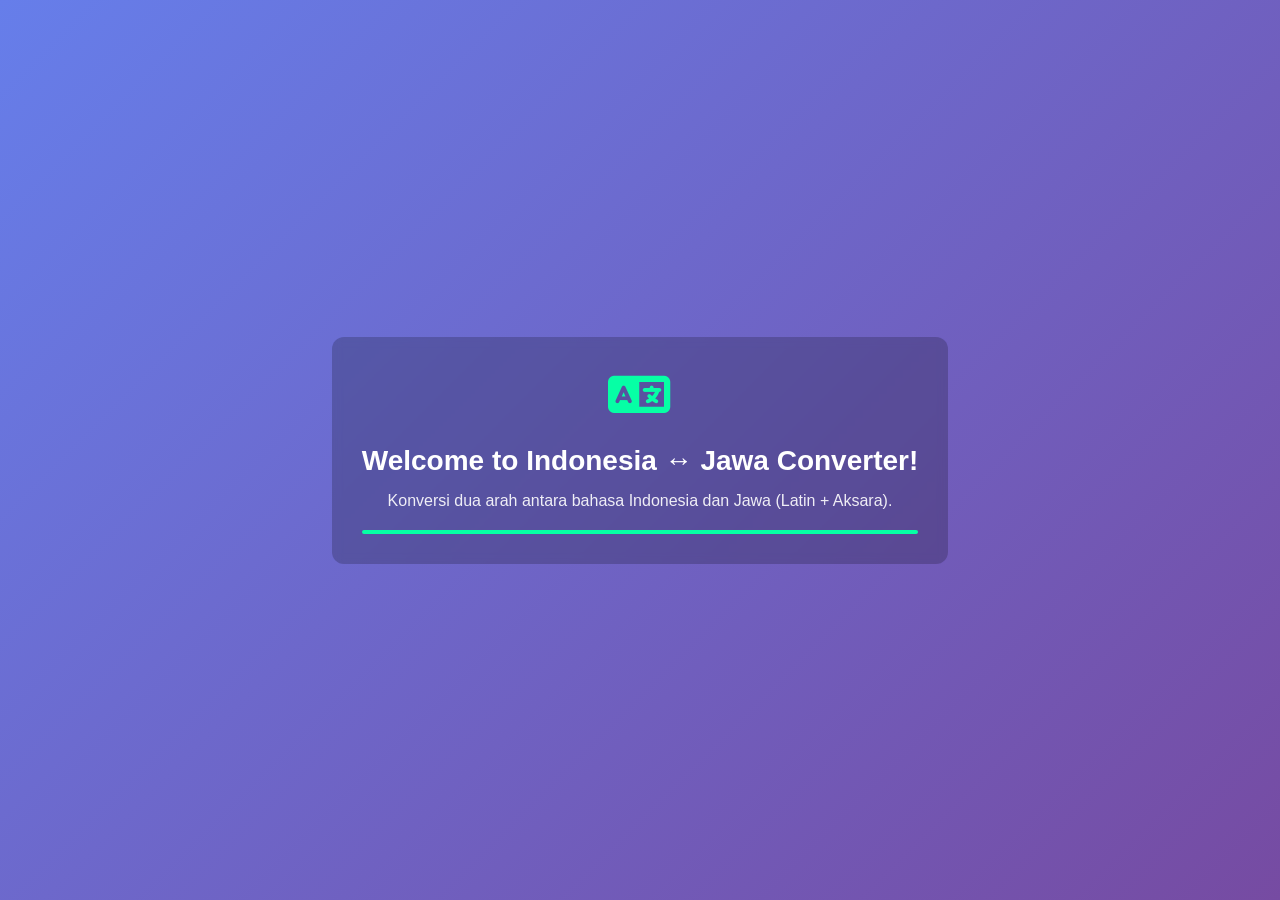
<file: Textjawa/index.html>
<!DOCTYPE html>
<html lang="en">
<head>
  <meta charset="UTF-8" />
  <meta name="viewport" content="width=device-width, initial-scale=1.0" />
  <title>Indonesia ↔ Jawa (Latin + Aksara) Converter</title>
  <link rel="stylesheet" href="https://cdnjs.cloudflare.com/ajax/libs/font-awesome/6.4.0/css/all.min.css">
  <style>
    :root {
      --primary-color: #4361ee;
      --secondary-color: #3f37c9;
      --accent-color: #f72585;
      --success-color: #06ffa5;
      --warning-color: #ffbe0b;
      --danger-color: #fb5607;
      --light-color: #f8f9fa;
      --dark-color: #212529;
      --gray-color: #6c757d;
      --border-radius: 12px;
      --transition: all 0.3s ease;
    }

    * {
      margin: 0;
      padding: 0;
      box-sizing: border-box;
    }

    body {
      font-family: 'Segoe UI', Tahoma, Geneva, Verdana, sans-serif;
      background: linear-gradient(135deg, #667eea 0%, #764ba2 100%);
      min-height: 100vh;
      display: flex;
      justify-content: center;
      align-items: center;
      padding: 15px;
      transition: var(--transition);
    }

    body.dark-mode {
      background: linear-gradient(135deg, #1a1a2e 0%, #16213e 100%);
    }

    .container {
      background: rgba(255, 255, 255, 0.95);
      backdrop-filter: blur(10px);
      border-radius: var(--border-radius);
      width: 100%;
      max-width: 500px;
      box-shadow: 0 8px 32px rgba(0, 0, 0, 0.1);
      padding: 25px;
      transition: var(--transition);
      position: relative;
      overflow: hidden;
    }

    body.dark-mode .container {
      background: rgba(30, 30, 46, 0.95);
      color: #f8f9fa;
    }

    .container::before {
      content: '';
      position: absolute;
      top: 0;
      left: 0;
      right: 0;
      height: 5px;
      background: linear-gradient(90deg, var(--primary-color), var(--accent-color));
    }

    .header {
      display: flex;
      justify-content: space-between;
      align-items: center;
      margin-bottom: 15px;
    }

    h2 {
      color: var(--primary-color);
      font-size: 24px;
      font-weight: 700;
      margin-bottom: 5px;
    }

    body.dark-mode h2 {
      color: var(--success-color);
    }

    .subtitle {
      font-size: 13px;
      color: var(--gray-color);
      margin-top: -5px;
      margin-bottom: 10px;
    }

    .theme-toggle {
      background: none;
      border: none;
      color: var(--primary-color);
      font-size: 18px;
      cursor: pointer;
      transition: var(--transition);
      padding: 8px;
      border-radius: 50%;
      width: 36px;
      height: 36px;
      display: flex;
      align-items: center;
      justify-content: center;
    }

    .theme-toggle:hover {
      background-color: rgba(67, 97, 238, 0.1);
      transform: rotate(15deg);
    }

    body.dark-mode .theme-toggle {
      color: var(--warning-color);
    }

    .input-group {
      margin-bottom: 15px;
    }

    label {
      display: block;
      margin-bottom: 6px;
      font-weight: 600;
      color: var(--dark-color);
      font-size: 14px;
    }

    body.dark-mode label {
      color: #f8f9fa;
    }

    input, textarea, select {
      width: 100%;
      padding: 10px 12px;
      border-radius: var(--border-radius);
      border: 1px solid #ddd;
      font-size: 15px;
      transition: var(--transition);
      background-color: #fff;
      color: var(--dark-color);
    }

    body.dark-mode input, 
    body.dark-mode textarea, 
    body.dark-mode select {
      background-color: rgba(255, 255, 255, 0.1);
      border-color: rgba(255, 255, 255, 0.2);
      color: #f8f9fa;
    }

    input:focus, textarea:focus, select:focus {
      outline: none;
      border-color: var(--primary-color);
      box-shadow: 0 0 0 3px rgba(67, 97, 238, 0.2);
    }

    textarea {
      resize: vertical;
      min-height: 80px;
    }

    .button-group {
      display: flex;
      gap: 8px;
      margin-top: 12px;
    }

    button {
      padding: 10px 15px;
      border: none;
      border-radius: var(--border-radius);
      font-size: 14px;
      font-weight: 600;
      cursor: pointer;
      transition: var(--transition);
      display: flex;
      align-items: center;
      justify-content: center;
      gap: 6px;
    }

    .primary-btn {
      background: var(--primary-color);
      color: white;
      flex: 1;
    }

    .primary-btn:hover {
      background: var(--secondary-color);
      transform: translateY(-2px);
      box-shadow: 0 5px 15px rgba(67, 97, 238, 0.3);
    }

    .secondary-btn {
      background: var(--light-color);
      color: var(--dark-color);
    }

    .secondary-btn:hover {
      background: #e9ecef;
    }

    body.dark-mode .secondary-btn {
      background: rgba(255, 255, 255, 0.1);
      color: #f8f9fa;
    }

    .copy-btn {
      background: var(--success-color);
      color: var(--dark-color);
    }

    .copy-btn:hover {
      background: #00d084;
    }

    .clear-btn {
      background: var(--danger-color);
      color: white;
    }

    .clear-btn:hover {
      background: #e63946;
    }

    .share-btn {
      background: var(--accent-color);
      color: white;
    }

    .share-btn:hover {
      background: #d70466;
    }

    .result-container {
      position: relative;
      margin-bottom: 15px;
    }

    .char-count {
      position: absolute;
      bottom: -18px;
      right: 0;
      font-size: 11px;
      color: var(--gray-color);
    }

    .mapping-breakdown {
      background: var(--light-color);
      padding: 12px;
      border-radius: var(--border-radius);
      margin-top: 15px;
      margin-bottom: 15px;
      font-size: 13px;
      color: var(--dark-color);
      border-left: 4px solid var(--primary-color);
    }

    body.dark-mode .mapping-breakdown {
      background: rgba(255, 255, 255, 0.1);
      color: #f8f9fa;
    }

    .translation {
      background: rgba(67, 97, 238, 0.1);
      padding: 12px;
      border-radius: var(--border-radius);
      margin-top: 15px;
      font-size: 13px;
      color: var(--dark-color);
      border-left: 4px solid var(--accent-color);
    }

    body.dark-mode .translation {
      background: rgba(247, 37, 133, 0.1);
      color: #f8f9fa;
    }

    .hidden {
      display: none;
    }

    .notification {
      position: fixed;
      top: 20px;
      right: 20px;
      background: var(--success-color);
      color: var(--dark-color);
      padding: 12px 18px;
      border-radius: var(--border-radius);
      box-shadow: 0 4px 12px rgba(0, 0, 0, 0.15);
      z-index: 1000;
      opacity: 0;
      transform: translateY(-20px);
      transition: var(--transition);
      display: flex;
      align-items: center;
      gap: 8px;
      font-size: 14px;
    }

    .notification.show {
      opacity: 1;
      transform: translateY(0);
    }

    .tabs {
      display: flex;
      margin-bottom: 15px;
      border-bottom: 1px solid #ddd;
    }

    body.dark-mode .tabs {
      border-color: rgba(255, 255, 255, 0.2);
    }

    .tab {
      padding: 8px 12px;
      cursor: pointer;
      font-weight: 600;
      color: var(--gray-color);
      border-bottom: 2px solid transparent;
      transition: var(--transition);
      font-size: 14px;
    }

    .tab.active {
      color: var(--primary-color);
      border-bottom-color: var(--primary-color);
    }

    body.dark-mode .tab.active {
      color: var(--success-color);
      border-bottom-color: var(--success-color);
    }

    .tab-content {
      display: none;
    }

    .tab-content.active {
      display: block;
    }

    .history-container {
      max-height: 200px;
      overflow-y: auto;
      margin-top: 12px;
    }

    .history-item {
      padding: 10px;
      border-radius: var(--border-radius);
      margin-bottom: 8px;
      background: var(--light-color);
      cursor: pointer;
      transition: var(--transition);
      display: flex;
      justify-content: space-between;
      align-items: center;
    }

    body.dark-mode .history-item {
      background: rgba(255, 255, 255, 0.1);
    }

    .history-item:hover {
      background: #e9ecef;
      transform: translateX(5px);
    }

    body.dark-mode .history-item:hover {
      background: rgba(255, 255, 255, 0.2);
    }

    .history-text {
      flex: 1;
      white-space: nowrap;
      overflow: hidden;
      text-overflow: ellipsis;
      font-size: 14px;
    }

    .history-result {
      font-weight: 600;
      color: var(--primary-color);
      margin-left: 8px;
      font-size: 14px;
    }

    body.dark-mode .history-result {
      color: var(--success-color);
    }

    .delete-history {
      background: none;
      border: none;
      color: var(--danger-color);
      cursor: pointer;
      padding: 5px;
      margin-left: 8px;
    }

    .info-section {
      background: rgba(67, 97, 238, 0.05);
      padding: 12px;
      border-radius: var(--border-radius);
      margin-top: 15px;
      font-size: 13px;
      color: var(--dark-color);
    }

    body.dark-mode .info-section {
      background: rgba(255, 255, 255, 0.05);
      color: #f8f9fa;
    }

    .info-title {
      font-weight: 600;
      margin-bottom: 8px;
      color: var(--primary-color);
      font-size: 14px;
    }

    body.dark-mode .info-title {
      color: var(--success-color);
    }

    .mode-selector {
      display: flex;
      gap: 8px;
      margin-bottom: 12px;
    }

    .mode-option {
      flex: 1;
      padding: 8px;
      text-align: center;
      border-radius: var(--border-radius);
      background: var(--light-color);
      cursor: pointer;
      transition: var(--transition);
      font-size: 13px;
    }

    .mode-option.active {
      background: var(--primary-color);
      color: white;
    }

    body.dark-mode .mode-option {
      background: rgba(255, 255, 255, 0.1);
    }

    body.dark-mode .mode-option.active {
      background: var(--success-color);
      color: var(--dark-color);
    }

    /* Intro Screen Styles */
    .intro-overlay {
      position: fixed;
      top: 0;
      left: 0;
      width: 100%;
      height: 100%;
      background: linear-gradient(135deg, #667eea 0%, #764ba2 100%);
      display: flex;
      justify-content: center;
      align-items: center;
      z-index: 9999;
      opacity: 1;
      transition: opacity 0.5s ease;
    }

    body.dark-mode .intro-overlay {
      background: linear-gradient(135deg, #1a1a2e 0%, #16213e 100%);
    }

    .intro-content {
      text-align: center;
      color: white;
      padding: 30px;
      border-radius: var(--border-radius);
      background: rgba(0, 0, 0, 0.2);
      backdrop-filter: blur(5px);
      max-width: 80%;
      animation: fadeInScale 0.8s ease;
    }

    .intro-title {
      font-size: 28px;
      margin-bottom: 15px;
      font-weight: 700;
    }

    .intro-subtitle {
      font-size: 16px;
      margin-bottom: 20px;
      opacity: 0.9;
    }

    .intro-icon {
      font-size: 50px;
      margin-bottom: 20px;
      color: var(--success-color);
    }

    .intro-progress {
      width: 100%;
      height: 4px;
      background: rgba(255, 255, 255, 0.2);
      border-radius: 2px;
      overflow: hidden;
      margin-top: 20px;
    }

    .intro-progress-bar {
      height: 100%;
      background: var(--success-color);
      width: 0;
      animation: progressAnimation 2s ease forwards;
    }

    @keyframes fadeInScale {
      from {
        opacity: 0;
        transform: scale(0.8);
      }
      to {
        opacity: 1;
        transform: scale(1);
      }
    }

    @keyframes progressAnimation {
      to {
        width: 100%;
      }
    }

    /* New Styles for Additional Features */
    .template-container {
      display: flex;
      flex-wrap: wrap;
      gap: 8px;
      margin-top: 10px;
    }

    .template-item {
      padding: 6px 10px;
      background: var(--light-color);
      border-radius: 20px;
      font-size: 12px;
      cursor: pointer;
      transition: var(--transition);
      display: flex;
      align-items: center;
      gap: 5px;
    }

    body.dark-mode .template-item {
      background: rgba(255, 255, 255, 0.1);
    }

    .template-item:hover {
      background: var(--primary-color);
      color: white;
    }

    .template-item i {
      font-size: 10px;
    }

    .stats-container {
      display: grid;
      grid-template-columns: repeat(2, 1fr);
      gap: 10px;
      margin-top: 15px;
    }

    .stat-card {
      background: var(--light-color);
      padding: 10px;
      border-radius: var(--border-radius);
      text-align: center;
    }

    body.dark-mode .stat-card {
      background: rgba(255, 255, 255, 0.1);
    }

    .stat-value {
      font-size: 18px;
      font-weight: 700;
      color: var(--primary-color);
    }

    body.dark-mode .stat-value {
      color: var(--success-color);
    }

    .stat-label {
      font-size: 11px;
      color: var(--gray-color);
      margin-top: 3px;
    }

    .custom-mapping-container {
      margin-top: 15px;
    }

    .custom-mapping-row {
      display: flex;
      gap: 8px;
      margin-bottom: 8px;
      align-items: center;
    }

    .custom-mapping-input {
      flex: 1;
    }

    .remove-mapping-btn {
      background: var(--danger-color);
      color: white;
      border: none;
      border-radius: 50%;
      width: 24px;
      height: 24px;
      display: flex;
      align-items: center;
      justify-content: center;
      cursor: pointer;
    }

    .add-mapping-btn {
      background: var(--success-color);
      color: var(--dark-color);
      border: none;
      border-radius: var(--border-radius);
      padding: 6px 12px;
      cursor: pointer;
      font-size: 12px;
      margin-top: 5px;
    }

    .batch-container {
      margin-top: 15px;
    }

    .batch-item {
      display: flex;
      gap: 8px;
      margin-bottom: 8px;
      align-items: center;
    }

    .batch-input {
      flex: 1;
    }

    .batch-result {
      flex: 1;
      background: var(--light-color);
      padding: 8px;
      border-radius: var(--border-radius);
      font-size: 13px;
    }

    body.dark-mode .batch-result {
      background: rgba(255, 255, 255, 0.1);
    }

    .remove-batch-btn {
      background: var(--danger-color);
      color: white;
      border: none;
      border-radius: 50%;
      width: 24px;
      height: 24px;
      display: flex;
      align-items: center;
      justify-content: center;
      cursor: pointer;
    }

    .add-batch-btn {
      background: var(--success-color);
      color: var(--dark-color);
      border: none;
      border-radius: var(--border-radius);
      padding: 6px 12px;
      cursor: pointer;
      font-size: 12px;
      margin-top: 5px;
    }

    .share-options {
      position: absolute;
      top: 100%;
      right: 0;
      background: white;
      border-radius: var(--border-radius);
      box-shadow: 0 4px 12px rgba(0, 0, 0, 0.15);
      padding: 10px;
      z-index: 100;
      display: none;
    }

    body.dark-mode .share-options {
      background: var(--dark-color);
    }

    .share-options.show {
      display: block;
    }

    .share-option {
      display: flex;
      align-items: center;
      gap: 8px;
      padding: 8px;
      cursor: pointer;
      border-radius: 6px;
      transition: var(--transition);
    }

    .share-option:hover {
      background: var(--light-color);
    }

    body.dark-mode .share-option:hover {
      background: rgba(255, 255, 255, 0.1);
    }

    .presentation-mode {
      position: fixed;
      top: 0;
      left: 0;
      width: 100%;
      height: 100%;
      background: var(--dark-color);
      color: white;
      display: none;
      flex-direction: column;
      justify-content: center;
      align-items: center;
      z-index: 9999;
      padding: 20px;
    }

    .presentation-mode.active {
      display: flex;
    }

    .presentation-content {
      max-width: 800px;
      width: 100%;
      text-align: center;
    }

    .presentation-output {
      font-size: 3rem;
      margin-bottom: 20px;
      word-break: break-all;
    }

    .presentation-input {
      font-size: 1.5rem;
      margin-bottom: 30px;
      opacity: 0.8;
    }

    .presentation-close {
      position: absolute;
      top: 20px;
      right: 20px;
      background: none;
      border: none;
      color: white;
      font-size: 24px;
      cursor: pointer;
    }

    .clipboard-monitor {
      position: fixed;
      bottom: 20px;
      right: 20px;
      background: var(--primary-color);
      color: white;
      padding: 10px 15px;
      border-radius: var(--border-radius);
      cursor: pointer;
      display: none;
      align-items: center;
      gap: 8px;
      z-index: 100;
    }

    .clipboard-monitor.active {
      display: flex;
    }

    .reverse-mode-selector {
      display: flex;
      gap: 8px;
      margin-bottom: 12px;
    }

    @media (max-width: 576px) {
      .container {
        padding: 15px;
      }
      
      h2 {
        font-size: 20px;
      }
      
      .subtitle {
        font-size: 12px;
      }
      
      .button-group {
        flex-direction: column;
      }
      
      button {
        padding: 12px;
      }
      
      .intro-title {
        font-size: 24px;
      }
      
      .intro-subtitle {
        font-size: 14px;
      }

      .stats-container {
        grid-template-columns: 1fr;
      }

      .presentation-output {
        font-size: 2rem;
      }
    }
  </style>
</head>
<body>
  <!-- Intro Screen -->
  <div class="intro-overlay" id="introOverlay">
    <div class="intro-content">
      <div class="intro-icon">
        <i class="fas fa-language"></i>
      </div>
      <h1 class="intro-title">Welcome to Indonesia ↔ Jawa Converter!</h1>
      <p class="intro-subtitle">Konversi dua arah antara bahasa Indonesia dan Jawa (Latin + Aksara).</p>
      <div class="intro-progress">
        <div class="intro-progress-bar"></div>
      </div>
    </div>
  </div>

  <div class="container">
    <div class="header">
      <div>
        <h2>Indonesia ↔ Jawa Converter</h2>
        <p class="subtitle">Konversi dua arah antara bahasa Indonesia dan Jawa (Latin + Aksara).</p>
      </div>
      <button class="theme-toggle" id="themeToggle" title="Toggle Dark Mode">
        <i class="fas fa-moon"></i>
      </button>
    </div>

    <div class="tabs">
      <div class="tab active" data-tab="converter">Converter</div>
      <div class="tab" data-tab="history">History</div>
      <div class="tab" data-tab="templates">Templates</div>
      <div class="tab" data-tab="stats">Stats</div>
    </div>

    <div class="tab-content active" id="converter">
      <div class="mode-selector">
        <div class="mode-option active" id="indoToJawaMode">
          Indonesia → Jawa
        </div>
        <div class="mode-option" id="jawaToIndoMode">
          Jawa → Indonesia
        </div>
      </div>

      <div id="indoToJawaConverter">
        <div class="input-group">
          <label for="inputText">Type Indonesian text:</label>
          <textarea id="inputText" rows="4" placeholder="Type here..." oninput="convert()"></textarea>
          <p style="font-size:12px;color:#666;margin-top:-5px;margin-bottom:8px;">Contoh: terima kasih, apa kabar, selamat pagi...</p>
        </div>

        <div class="input-group">
          <label for="jawaLatin">Jawa (Latin):</label>
          <div class="result-container">
            <textarea id="jawaLatin" rows="3" readonly></textarea>
            <div class="char-count" id="latinCharCount">0 characters</div>
          </div>
          <div class="button-group">
            <button id="copyLatinBtn" class="copy-btn hidden" onclick="copyLatin()">
              <i class="fas fa-copy"></i> Copy Jawa Latin
            </button>
          </div>
        </div>

        <div class="input-group">
          <label for="aksara">Aksara Jawa:</label>
          <div class="result-container">
            <textarea id="aksara" rows="3" readonly></textarea>
            <div class="char-count" id="aksaraCharCount">0 characters</div>
          </div>
          <div class="button-group">
            <button id="copyAksaraBtn" class="copy-btn hidden" onclick="copyAksara()">
              <i class="fas fa-copy"></i> Copy Aksara Jawa
            </button>
          </div>
        </div>
      </div>

      <div id="jawaToIndoConverter" class="hidden">
        <div class="input-group">
          <label for="jawaInput">Type Jawa text (Latin or Aksara):</label>
          <textarea id="jawaInput" rows="4" placeholder="Type Jawa text here..." oninput="convertReverse()"></textarea>
          <p style="font-size:12px;color:#666;margin-top:-5px;margin-bottom:8px;">Contoh: matur nuwun, ngombe, ꦩꦠꦸꦂꦤꦸꦮꦸꦤ꧀, ꦔꦺꦴꦩ꧀ꦧꦺ...</p>
        </div>

        <div class="input-group">
          <label for="indoResult">Indonesian:</label>
          <div class="result-container">
            <textarea id="indoResult" rows="3" readonly></textarea>
            <div class="char-count" id="indoCharCount">0 characters</div>
          </div>
          <div class="button-group">
            <button id="copyIndoBtn" class="copy-btn hidden" onclick="copyIndonesian()">
              <i class="fas fa-copy"></i> Copy Indonesian
            </button>
          </div>
        </div>
      </div>

      <div class="button-group">
        <button id="copyAllBtn" class="primary-btn hidden" onclick="copyAll()">
          <i class="fas fa-copy"></i> Copy All
        </button>
        <button id="clearBtn" class="clear-btn hidden" onclick="clearAll()">
          <i class="fas fa-trash"></i> Clear
        </button>
      </div>
    </div>

    <div class="tab-content" id="history">
      <div class="button-group">
        <button id="clearHistoryBtn" class="clear-btn" onclick="clearHistory()">
          <i class="fas fa-trash"></i> Clear History
        </button>
        <button id="exportHistoryBtn" class="secondary-btn" onclick="exportHistory()">
          <i class="fas fa-download"></i> Export
        </button>
      </div>
      <div class="history-container" id="historyContainer">
        <!-- History items will be added here -->
      </div>
    </div>

    <div class="tab-content" id="templates">
      <div class="input-group">
        <label>Quick Templates:</label>
        <div class="template-container" id="templateContainer">
          <div class="template-item" onclick="useTemplate('terima kasih')">
            terima kasih <i class="fas fa-arrow-right"></i> matur nuwun
          </div>
          <div class="template-item" onclick="useTemplate('apa kabar')">
            apa kabar <i class="fas fa-arrow-right"></i> pripun kabare
          </div>
          <div class="template-item" onclick="useTemplate('selamat pagi')">
            selamat pagi <i class="fas fa-arrow-right"></i> sugeng enjang
          </div>
        </div>
      </div>
      <div class="input-group">
        <label>Add New Template:</label>
        <div class="custom-mapping-row">
          <input type="text" id="newTemplateText" class="custom-mapping-input" placeholder="Text">
          <button class="add-mapping-btn" onclick="addTemplate()">
            <i class="fas fa-plus"></i> Add
          </button>
        </div>
      </div>
    </div>

    <div class="tab-content" id="stats">
      <div class="stats-container">
        <div class="stat-card">
          <div class="stat-value" id="totalConversions">0</div>
          <div class="stat-label">Total Conversions</div>
        </div>
        <div class="stat-card">
          <div class="stat-value" id="totalCharacters">0</div>
          <div class="stat-label">Total Characters</div>
        </div>
        <div class="stat-card">
          <div class="stat-value" id="mostUsedWord">-</div>
          <div class="stat-label">Most Used Word</div>
        </div>
        <div class="stat-card">
          <div class="stat-value" id="favoriteOutput">Latin</div>
          <div class="stat-label">Favorite Output</div>
        </div>
      </div>
    </div>

    <div class="info-section">
      <div class="info-title">Contoh Konversi:</div>
      <div>
        terima kasih → matur nuwun<br>
        apa kabar → pripun kabare<br>
        selamat pagi → sugeng enjang
      </div>
    </div>
  </div>

  <div id="notification" class="notification">
    <i class="fas fa-check-circle"></i>
    <span id="notificationText">Success!</span>
  </div>

  <script>
    // Dictionary (kamus)
    const kamus = {
      "apa": "opo", "siapa": "sopo", "kapan": "kapan", "dimana": "endi",
      "mengapa": "ngopo", "kenapa": "ngopo", "bagaimana": "piye", "yang": "sing",
      "itu": "iku", "ini": "iki",

      "makan": "mangan", "minum": "ngombe", "pergi": "lungo", "datang": "teko",
      "tidur": "turu", "bangun": "tangi", "lari": "mlayu", "jalan": "mlaku",
      "berhenti": "mandeg", "kerja": "gawe", "bekerja": "gawe", "belajar": "sinau",
      "main": "dolanan", "mandi": "adus", "masak": "masak", "beli": "tuku",
      "jual": "dol", "kirim": "ngirim", "buat": "nggawe", "ambil": "njupuk",
      "buka": "mbukak", "tutup": "nutup", "ingat": "eling", "lupa": "lali",
      "senyum": "mesem", "tangis": "nangis", "dengar": "krungu", "lihat": "ndelok",
      "tahu": "weruh", "bicara": "omong", "bilang": "ngomong", "tulis": "nulis",
      "baca": "maca", "mau": "arep", "butuh": "butuh", "tunggu": "ngenteni",
      "cari": "golek", "kasih": "maringi", "gunakan": "nganggo", "pakai": "nganggo",
      "pikir": "mikiri", "tanya": "takon",

      "suka": "seneng", "cinta": "tresna", "benci": "kebek", "marah": "nesu",
      "sedih": "sedhih", "bahagia": "bungah", "takut": "wedhi", "malu": "isin",
      "lelah": "kesel", "sakit": "loro", "sehat": "waras", "baik": "apik",
      "buruk": "elek", "cantik": "ayu", "ganteng": "bagus",

      "banyak": "akeh", "sedikit": "sithik", "besar": "gedhe", "kecil": "cilik",
      "panjang": "dawa", "pendek": "cekak", "cepat": "cepet", "lambat": "alon",

      "teman": "kanca", "musuh": "mungsuh", "istri": "bojo", "suami": "bojo lanang",
      "ayah": "bapak", "ibu": "mbok", "kakek": "mbah kakung", "nenek": "mbah putri",
      "anak": "bocah",

      "rumah": "omah", "sekolah": "sekolah", "orang": "wong", "uang": "dhuwit",
      "mobil": "mobil", "motor": "montor", "meja": "meja", "kursi": "kursi",
      "pintu": "lawang", "jendela": "jendhela", "tas": "tas", "buku": "buku",
      "kertas": "kertas", "hp": "hp", "handphone": "hp",

      "aku": "aku", "saya": "aku", "kamu": "kowe", "anda": "sampeyan",
      "dia": "dheweke", "kita": "awake dhewe", "kami": "awake dhewe",
      "kalian": "kowae", "mereka": "wong-wong",

      "terima kasih": "matur nuwun", "makasih": "matur nuwun", "maaf": "nyuwun ngapura",
      "tolong": "tulung", "sama-sama": "podho-podho", "iya": "yo", "ya": "yo",
      "tidak": "ora", "bukan": "dudu",

      "hari": "dina", "kemarin": "wingi", "sekarang": "saiki", "nanti": "mengko",
      "besok": "sesuk", "pagi": "esuk", "siang": "awanan", "malam": "bengi",
      "dulu": "mbiyen", "sebelum": "sakdurunge", "sesudah": "sawise"
    };

    // Reverse dictionary (Jawa to Indonesia)
    const reverseKamus = {};
    for (const key in kamus) {
      reverseKamus[kamus[key]] = key;
    }

    // Aksara mapping (limited)
    const aksara = {
      "opo": "ꦎꦥꦺ", "sopo": "ꦱꦺꦴꦥꦺꦴ", "endi": "ꦌꦤ꧀ꦢꦶ",
      "ngopo": "ꦔꦺꦴꦥꦺꦴ", "piye": "ꦥꦶꦪꦺ", "sing": "ꦱꦶꦁ", "iki": "ꦆꦏꦶ",
      "iku": "ꦆꦏꦸ",

      "mangan": "ꦩꦔꦤ꧀", "ngombe": "ꦔꦺꦴꦩ꧀ꦧꦺ", "lungo": "ꦭꦸꦔꦺꦴ",
      "teko": "ꦠꦺꦏꦺꦴ", "turu": "ꦠꦸꦫꦸ", "tangi": "ꦠꦁꦒꦶ",
      "mlaku": "ꦩ꧀ꦭꦏꦸ", "mlayu": "ꦩ꧀ꦭꦪꦸ",
      "gawe": "ꦒꦮꦺ", "sinau": "ꦱꦶꦤꦲꦸ", "dolanan": "ꦢꦭꦤ꧀",
      "adus": "ꦄꦢꦸꦱ꧀", "tuku": "ꦠꦸꦏꦸ", "dol": "ꦢꦺꦴꦭ꧀",
      "ngirim": "ꦔꦶꦫꦶꦩ꧀", "eling": "ꦲꦭꦶꦁ", "lali": "ꦭꦭꦶ",
      "mesem": "ꦩꦺꦱꦺꦩ꧀", "nangis": "ꦤꦁꦒꦶꦱ꧀",
      "krungu": "ꦏꦽꦸꦁꦒꦸ", "ndelok": "ꦤ꧀ꦢꦺꦭꦺꦴꦏ꧀",
      
      "seneng": "ꦱꦼꦤꦼꦁ", "tresna": "ꦠꦿꦼꦱ꧀ꦤ", "kebek": "ꦏꦼꦧꦺꦏ꧀", "nesu": "ꦤꦼꦱꦸ",
      "sedhih": "ꦱꦼꦝꦶꦃ", "bungah": "ꦧꦸꦁꦲꦃ", "wedhi": "ꦮꦼꦝꦶ", "isin": "ꦆꦱꦶꦤ꧀",
      "kesel": "ꦏꦼꦱꦼꦭ꧀", "loro": "ꦭꦺꦴꦫꦺꦴ", "waras": "ꦮꦫꦱ꧀", "apik": "ꦄꦥꦶꦏ꧀",
      "elek": "ꦲꦺꦭꦺꦏ꧀", "ayu": "ꦄꦪꦸ", "bagus": "ꦧꦒꦸꦱ꧀",

      "matur nuwun": "ꦩꦠꦸꦂꦤꦸꦮꦸꦤ꧀", "nyuwun ngapura": "ꦚꦸꦮꦸꦤ꧀ꦔꦥꦸꦫ", "tulung": "ꦠꦸꦭꦸꦁ",
      "podho": "ꦥꦺꦴꦝꦺꦴ", "yo": "ꦪꦺꦴ", "ora": "ꦲꦺꦴꦫ", "dudu": "ꦢꦸꦢꦸ"
    };

    // Reverse aksara mapping (Aksara to Jawa Latin)
    const reverseAksara = {};
    for (const key in aksara) {
      reverseAksara[aksara[key]] = key;
    }

    // Templates
    let templates = JSON.parse(localStorage.getItem('jawaTemplates')) || [
      { text: "terima kasih", result: "matur nuwun" },
      { text: "apa kabar", result: "pripun kabare" },
      { text: "selamat pagi", result: "sugeng enjang" }
    ];

    // Statistics
    let stats = JSON.parse(localStorage.getItem('jawaStats')) || {
      totalConversions: 0,
      totalCharacters: 0,
      wordUsage: {},
      outputUsage: { latin: 0, aksara: 0, both: 0, reverse: 0 }
    };

    // Conversion history
    let conversionHistory = JSON.parse(localStorage.getItem('jawaConversionHistory')) || [];

    // Current conversion mode
    let conversionMode = 'indoToJawa'; // Default mode

    // Initialize
    document.addEventListener('DOMContentLoaded', function() {
      // Show intro screen
      const introOverlay = document.getElementById('introOverlay');
      
      // Hide intro after 2.5 seconds
      setTimeout(() => {
        introOverlay.style.opacity = '0';
        setTimeout(() => {
          introOverlay.style.display = 'none';
        }, 500);
      }, 2500);
      
      // Check for saved theme preference
      if (localStorage.getItem('theme') === 'dark') {
        document.body.classList.add('dark-mode');
        document.getElementById('themeToggle').innerHTML = '<i class="fas fa-sun"></i>';
      }

      // Load history
      loadHistory();
      
      // Load templates
      loadTemplates();
      
      // Load stats
      updateStats();
      
      // Set up event listeners
      document.querySelectorAll('.tab').forEach(tab => {
        tab.addEventListener('click', function() {
          document.querySelectorAll('.tab').forEach(t => t.classList.remove('active'));
          document.querySelectorAll('.tab-content').forEach(c => c.classList.remove('active'));
          
          this.classList.add('active');
          document.getElementById(this.dataset.tab).classList.add('active');
        });
      });

      document.getElementById('themeToggle').addEventListener('click', function() {
        document.body.classList.toggle('dark-mode');
        const isDark = document.body.classList.contains('dark-mode');
        this.innerHTML = isDark ? '<i class="fas fa-sun"></i>' : '<i class="fas fa-moon"></i>';
        localStorage.setItem('theme', isDark ? 'dark' : 'light');
      });

      // Set up mode selector
      document.getElementById('indoToJawaMode').addEventListener('click', function() {
        conversionMode = 'indoToJawa';
        document.getElementById('indoToJawaMode').classList.add('active');
        document.getElementById('jawaToIndoMode').classList.remove('active');
        document.getElementById('indoToJawaConverter').classList.remove('hidden');
        document.getElementById('jawaToIndoConverter').classList.add('hidden');
        clearAll();
      });

      document.getElementById('jawaToIndoMode').addEventListener('click', function() {
        conversionMode = 'jawaToIndo';
        document.getElementById('jawaToIndoMode').classList.add('active');
        document.getElementById('indoToJawaMode').classList.remove('active');
        document.getElementById('jawaToIndoConverter').classList.remove('hidden');
        document.getElementById('indoToJawaConverter').classList.add('hidden');
        clearAll();
      });
    });

    function simpleLookup(word){
      const lw = word.toLowerCase();
      if(kamus[lw]) return kamus[lw];

      const cleaned = lw.replace(/[.,!?;:]/g, "").trim();
      if(kamus[cleaned]) return kamus[cleaned];

      return phoneticFallback(cleaned);
    }

    function simpleReverseLookup(word){
      const lw = word.toLowerCase();
      if(reverseKamus[lw]) return reverseKamus[lw];

      const cleaned = lw.replace(/[.,!?;:]/g, "").trim();
      if(reverseKamus[cleaned]) return reverseKamus[cleaned];

      return word; // Return original if no translation found
    }

    function phoneticFallback(w){
      if(!w) return w;
      // basic fallback: final 'a' -> 'o'
      return w.endsWith("a") ? w.slice(0,-1)+"o" : w;
    }

    function convert(){
      const text = document.getElementById("inputText").value || "";
      const trimmed = text.trim();

      if(!trimmed){
        document.getElementById("jawaLatin").value = "";
        document.getElementById("aksara").value = "";
        document.getElementById("latinCharCount").textContent = "0 characters";
        document.getElementById("aksaraCharCount").textContent = "0 characters";
        document.getElementById("copyLatinBtn").classList.add("hidden");
        document.getElementById("copyAksaraBtn").classList.add("hidden");
        document.getElementById("copyAllBtn").classList.add("hidden");
        document.getElementById("clearBtn").classList.add("hidden");
        return;
      }

      // prefer matching multi-word phrases first (like "terima kasih")
      const lower = trimmed.toLowerCase();
      const words = lower.split(/\s+/);

      // build output by trying to match longest phrases (3,2,1 words)
      const jawaParts = [];
      for(let i=0; i<words.length;){
        let matched = false;
        // try 3-word phrase
        for(let len = 3; len >= 1; len--){
          if(i + len <= words.length){
            const phrase = words.slice(i, i+len).join(' ');
            const looked = simpleLookup(phrase);
            // simpleLookup returns phonetic fallback for unknown single words, but for phrases we only accept if in kamus
            if(kamus[phrase]){
              jawaParts.push(kamus[phrase]);
              i += len;
              matched = true;
              break;
            }
          }
        }
        if(!matched){
          // fallback: translate single word (simpleLookup handles single-word fallback)
          jawaParts.push(simpleLookup(words[i]));
          i++;
        }
      }

      const jawaText = jawaParts.join(' ');
      document.getElementById('jawaLatin').value = jawaText;
      document.getElementById('latinCharCount').textContent = `${jawaText.length} characters`;

      // build aksara string using mapping where available
      const aksParts = jawaParts.map(j => {
        const key = j.toLowerCase();
        return aksara[key] || '['+j+']';
      });

      document.getElementById('aksara').value = aksParts.join(' ');
      document.getElementById('aksaraCharCount').textContent = `${aksParts.join(' ').length} characters`;

      // Show buttons
      document.getElementById("copyLatinBtn").classList.remove("hidden");
      document.getElementById("copyAksaraBtn").classList.remove("hidden");
      document.getElementById("copyAllBtn").classList.remove("hidden");
      document.getElementById("clearBtn").classList.remove("hidden");

      // Add to history
      addToHistory(trimmed, jawaText, aksParts.join(' '));
      
      // Update stats
      updateConversionStats(trimmed, jawaText, aksParts.join(' '));
    }

    function convertReverse(){
      const text = document.getElementById("jawaInput").value || "";
      const trimmed = text.trim();

      if(!trimmed){
        document.getElementById("indoResult").value = "";
        document.getElementById("indoCharCount").textContent = "0 characters";
        document.getElementById("copyIndoBtn").classList.add("hidden");
        document.getElementById("copyAllBtn").classList.add("hidden");
        document.getElementById("clearBtn").classList.add("hidden");
        return;
      }

      // Check if input contains Aksara Jawa
      const hasAksara = /[\uA980-\uA9DF]/.test(trimmed);
      
      let jawaText = trimmed;
      
      // If input contains Aksara, convert to Latin first
      if (hasAksara) {
        // Replace known Aksara with Latin
        for (const aksaraKey in reverseAksara) {
          jawaText = jawaText.replace(new RegExp(aksaraKey, 'g'), reverseAksara[aksaraKey]);
        }
      }

      // Now convert from Jawa Latin to Indonesian
      const words = jawaText.toLowerCase().split(/\s+/);
      
      // build output by trying to match longest phrases (3,2,1 words)
      const indoParts = [];
      for(let i=0; i<words.length;){
        let matched = false;
        // try 3-word phrase
        for(let len = 3; len >= 1; len--){
          if(i + len <= words.length){
            const phrase = words.slice(i, i+len).join(' ');
            if(reverseKamus[phrase]){
              indoParts.push(reverseKamus[phrase]);
              i += len;
              matched = true;
              break;
            }
          }
        }
        if(!matched){
          // fallback: translate single word
          indoParts.push(simpleReverseLookup(words[i]));
          i++;
        }
      }

      const indoText = indoParts.join(' ');
      document.getElementById('indoResult').value = indoText;
      document.getElementById('indoCharCount').textContent = `${indoText.length} characters`;

      // Show buttons
      document.getElementById("copyIndoBtn").classList.remove("hidden");
      document.getElementById("copyAllBtn").classList.remove("hidden");
      document.getElementById("clearBtn").classList.remove("hidden");

      // Add to history
      addToHistory(trimmed, indoText, '');
      
      // Update stats
      updateConversionStats(trimmed, indoText, '', true);
    }

    function copyLatin(){
      const el = document.getElementById('jawaLatin');
      if(!el.value) return;
      el.select();
      document.execCommand('copy');
      showNotification('Copied Jawa (Latin)');
      stats.outputUsage.latin++;
      saveStats();
    }

    function copyAksara(){
      const el = document.getElementById('aksara');
      if(!el.value) return;
      el.select();
      document.execCommand('copy');
      showNotification('Copied Aksara Jawa');
      stats.outputUsage.aksara++;
      saveStats();
    }

    function copyIndonesian(){
      const el = document.getElementById('indoResult');
      if(!el.value) return;
      el.select();
      document.execCommand('copy');
      showNotification('Copied Indonesian');
      stats.outputUsage.reverse++;
      saveStats();
    }

    function copyAll(){
      let out = '';
      if (conversionMode === 'indoToJawa') {
        out = document.getElementById('jawaLatin').value + '\n' + document.getElementById('aksara').value;
      } else {
        out = document.getElementById('indoResult').value;
      }
      
      navigator.clipboard.writeText(out).then(()=>showNotification('Copied all outputs'));
      
      if (conversionMode === 'indoToJawa') {
        stats.outputUsage.both++;
      } else {
        stats.outputUsage.reverse++;
      }
      saveStats();
    }

    function clearAll(){
      if (conversionMode === 'indoToJawa') {
        document.getElementById('inputText').value = '';
        document.getElementById('jawaLatin').value = '';
        document.getElementById('aksara').value = '';
        document.getElementById("latinCharCount").textContent = "0 characters";
        document.getElementById("aksaraCharCount").textContent = "0 characters";
        document.getElementById("copyLatinBtn").classList.add("hidden");
        document.getElementById("copyAksaraBtn").classList.add("hidden");
      } else {
        document.getElementById('jawaInput').value = '';
        document.getElementById('indoResult').value = '';
        document.getElementById("indoCharCount").textContent = "0 characters";
        document.getElementById("copyIndoBtn").classList.add("hidden");
      }
      
      document.getElementById("copyAllBtn").classList.add("hidden");
      document.getElementById("clearBtn").classList.add("hidden");
    }

    function showNotification(message) {
      const notification = document.getElementById("notification");
      document.getElementById("notificationText").textContent = message;
      notification.classList.add("show");
      
      // Hide notification after 3 seconds
      setTimeout(() => {
        notification.classList.remove("show");
      }, 3000);
    }

    function addToHistory(original, result1, result2) {
      // Check if this conversion already exists in history
      const exists = conversionHistory.some(item => 
        item.original === original && item.result1 === result1 && item.result2 === result2
      );
      
      if (!exists) {
        conversionHistory.unshift({
          original,
          result1,
          result2,
          mode: conversionMode,
          timestamp: new Date().toISOString()
        });
        
        // Keep only the last 20 items
        if (conversionHistory.length > 20) {
          conversionHistory = conversionHistory.slice(0, 20);
        }
        
        // Save to localStorage
        localStorage.setItem('jawaConversionHistory', JSON.stringify(conversionHistory));
        
        // Update history display
        loadHistory();
      }
    }

    function loadHistory() {
      const historyContainer = document.getElementById('historyContainer');
      
      if (conversionHistory.length === 0) {
        historyContainer.innerHTML = '<p style="text-align:center; color:#666;">No history yet</p>';
        return;
      }
      
      historyContainer.innerHTML = '';
      
      conversionHistory.forEach((item, index) => {
        const historyItem = document.createElement('div');
        historyItem.className = 'history-item';
        
        const date = new Date(item.timestamp);
        const formattedDate = `${date.toLocaleDateString()} ${date.toLocaleTimeString()}`;
        
        let resultText = item.result1;
        if (item.mode === 'indoToJawa' && item.result2) {
          resultText = `${item.result1} | ${item.result2}`;
        }
        
        historyItem.innerHTML = `
          <div class="history-text">${item.original}</div>
          <div class="history-result">${resultText}</div>
          <button class="delete-history" onclick="deleteHistoryItem(${index})" title="Delete">
            <i class="fas fa-times"></i>
          </button>
        `;
        
        historyItem.addEventListener('click', function(e) {
          if (!e.target.closest('.delete-history')) {
            if (item.mode === 'indoToJawa') {
              document.getElementById('inputText').value = item.original;
              document.getElementById('jawaLatin').value = item.result1;
              document.getElementById('aksara').value = item.result2;
              document.getElementById('latinCharCount').textContent = `${item.result1.length} characters`;
              document.getElementById('aksaraCharCount').textContent = `${item.result2.length} characters`;
              document.getElementById('copyLatinBtn').classList.remove('hidden');
              document.getElementById('copyAksaraBtn').classList.remove('hidden');
            } else {
              document.getElementById('jawaInput').value = item.original;
              document.getElementById('indoResult').value = item.result1;
              document.getElementById('indoCharCount').textContent = `${item.result1.length} characters`;
              document.getElementById('copyIndoBtn').classList.remove('hidden');
            }
            
            document.getElementById('copyAllBtn').classList.remove('hidden');
            document.getElementById('clearBtn').classList.remove('hidden');
            
            // Switch to converter tab
            document.querySelectorAll('.tab').forEach(t => t.classList.remove('active'));
            document.querySelectorAll('.tab-content').forEach(c => c.classList.remove('active'));
            document.querySelector('[data-tab="converter"]').classList.add('active');
            document.getElementById('converter').classList.add('active');
            
            // Switch to the appropriate mode
            if (item.mode === 'indoToJawa') {
              document.getElementById('indoToJawaMode').click();
            } else {
              document.getElementById('jawaToIndoMode').click();
            }
          }
        });
        
        historyContainer.appendChild(historyItem);
      });
    }

    function deleteHistoryItem(index) {
      conversionHistory.splice(index, 1);
      localStorage.setItem('jawaConversionHistory', JSON.stringify(conversionHistory));
      loadHistory();
      showNotification("History item deleted");
    }

    function clearHistory() {
      if (confirm('Are you sure you want to clear all history?')) {
        conversionHistory = [];
        localStorage.setItem('jawaConversionHistory', JSON.stringify(conversionHistory));
        loadHistory();
        showNotification("History cleared");
      }
    }

    function exportHistory() {
      const dataStr = JSON.stringify(conversionHistory, null, 2);
      const dataUri = 'data:application/json;charset=utf-8,'+ encodeURIComponent(dataStr);
      
      const exportFileDefaultName = `indonesia-jawa-history-${new Date().toISOString().slice(0,10)}.json`;
      
      const linkElement = document.createElement('a');
      linkElement.setAttribute('href', dataUri);
      linkElement.setAttribute('download', exportFileDefaultName);
      linkElement.click();
      
      showNotification("History exported!");
    }

    function loadTemplates() {
      const templateContainer = document.getElementById('templateContainer');
      templateContainer.innerHTML = '';
      
      templates.forEach((template, index) => {
        const templateItem = document.createElement('div');
        templateItem.className = 'template-item';
        templateItem.innerHTML = `
          ${template.text} <i class="fas fa-arrow-right"></i> ${template.result}
          <i class="fas fa-times" onclick="removeTemplate(${index})" style="margin-left:5px;"></i>
        `;
        templateItem.onclick = function(e) {
          if (!e.target.classList.contains('fa-times')) {
            useTemplate(template.text);
          }
        };
        templateContainer.appendChild(templateItem);
      });
    }

    function useTemplate(text) {
      // Ensure we're in the right mode
      if (conversionMode !== 'indoToJawa') {
        document.getElementById('indoToJawaMode').click();
      }
      
      document.getElementById('inputText').value = text;
      convert();
      
      // Switch to converter tab
      document.querySelectorAll('.tab').forEach(t => t.classList.remove('active'));
      document.querySelectorAll('.tab-content').forEach(c => c.classList.remove('active'));
      document.querySelector('[data-tab="converter"]').classList.add('active');
      document.getElementById('converter').classList.add('active');
    }

    function addTemplate() {
      const text = document.getElementById('newTemplateText').value.trim();
      if (!text) return;
      
      // Convert the text
      const lower = text.toLowerCase();
      const words = lower.split(/\s+/);
      
      // build output by trying to match longest phrases (3,2,1 words)
      const jawaParts = [];
      for(let i=0; i<words.length;){
        let matched = false;
        // try 3-word phrase
        for(let len = 3; len >= 1; len--){
          if(i + len <= words.length){
            const phrase = words.slice(i, i+len).join(' ');
            if(kamus[phrase]){
              jawaParts.push(kamus[phrase]);
              i += len;
              matched = true;
              break;
            }
          }
        }
        if(!matched){
          // fallback: translate single word
          jawaParts.push(simpleLookup(words[i]));
          i++;
        }
      }
      
      const result = jawaParts.join(' ');
      
      templates.push({ text, result });
      localStorage.setItem('jawaTemplates', JSON.stringify(templates));
      
      document.getElementById('newTemplateText').value = '';
      loadTemplates();
      
      showNotification("Template added!");
    }

    function removeTemplate(index) {
      templates.splice(index, 1);
      localStorage.setItem('jawaTemplates', JSON.stringify(templates));
      loadTemplates();
      showNotification("Template removed!");
    }

    function updateConversionStats(text, result1, result2, isReverse = false) {
      stats.totalConversions++;
      stats.totalCharacters += text.length;
      
      // Update word usage
      const words = text.toLowerCase().split(/\s+/);
      for (const word of words) {
        if (!stats.wordUsage[word]) {
          stats.wordUsage[word] = 0;
        }
        stats.wordUsage[word]++;
      }
      
      // Save stats
      saveStats();
      
      // Update display
      updateStats();
    }

    function saveStats() {
      localStorage.setItem('jawaStats', JSON.stringify(stats));
    }

    function updateStats() {
      document.getElementById('totalConversions').textContent = stats.totalConversions;
      document.getElementById('totalCharacters').textContent = stats.totalCharacters;
      
      // Find most used word
      let mostUsedWord = '-';
      let maxUsage = 0;
      for (const word in stats.wordUsage) {
        if (stats.wordUsage[word] > maxUsage) {
          maxUsage = stats.wordUsage[word];
          mostUsedWord = word;
        }
      }
      document.getElementById('mostUsedWord').textContent = mostUsedWord;
      
      // Find favorite output
      let favoriteOutput = 'Latin';
      let maxOutputUsage = 0;
      for (const output in stats.outputUsage) {
        if (stats.outputUsage[output] > maxOutputUsage) {
          maxOutputUsage = stats.outputUsage[output];
          favoriteOutput = output.charAt(0).toUpperCase() + output.slice(1);
        }
      }
      document.getElementById('favoriteOutput').textContent = favoriteOutput;
    }
  </script>
</body>
</html>
</file>
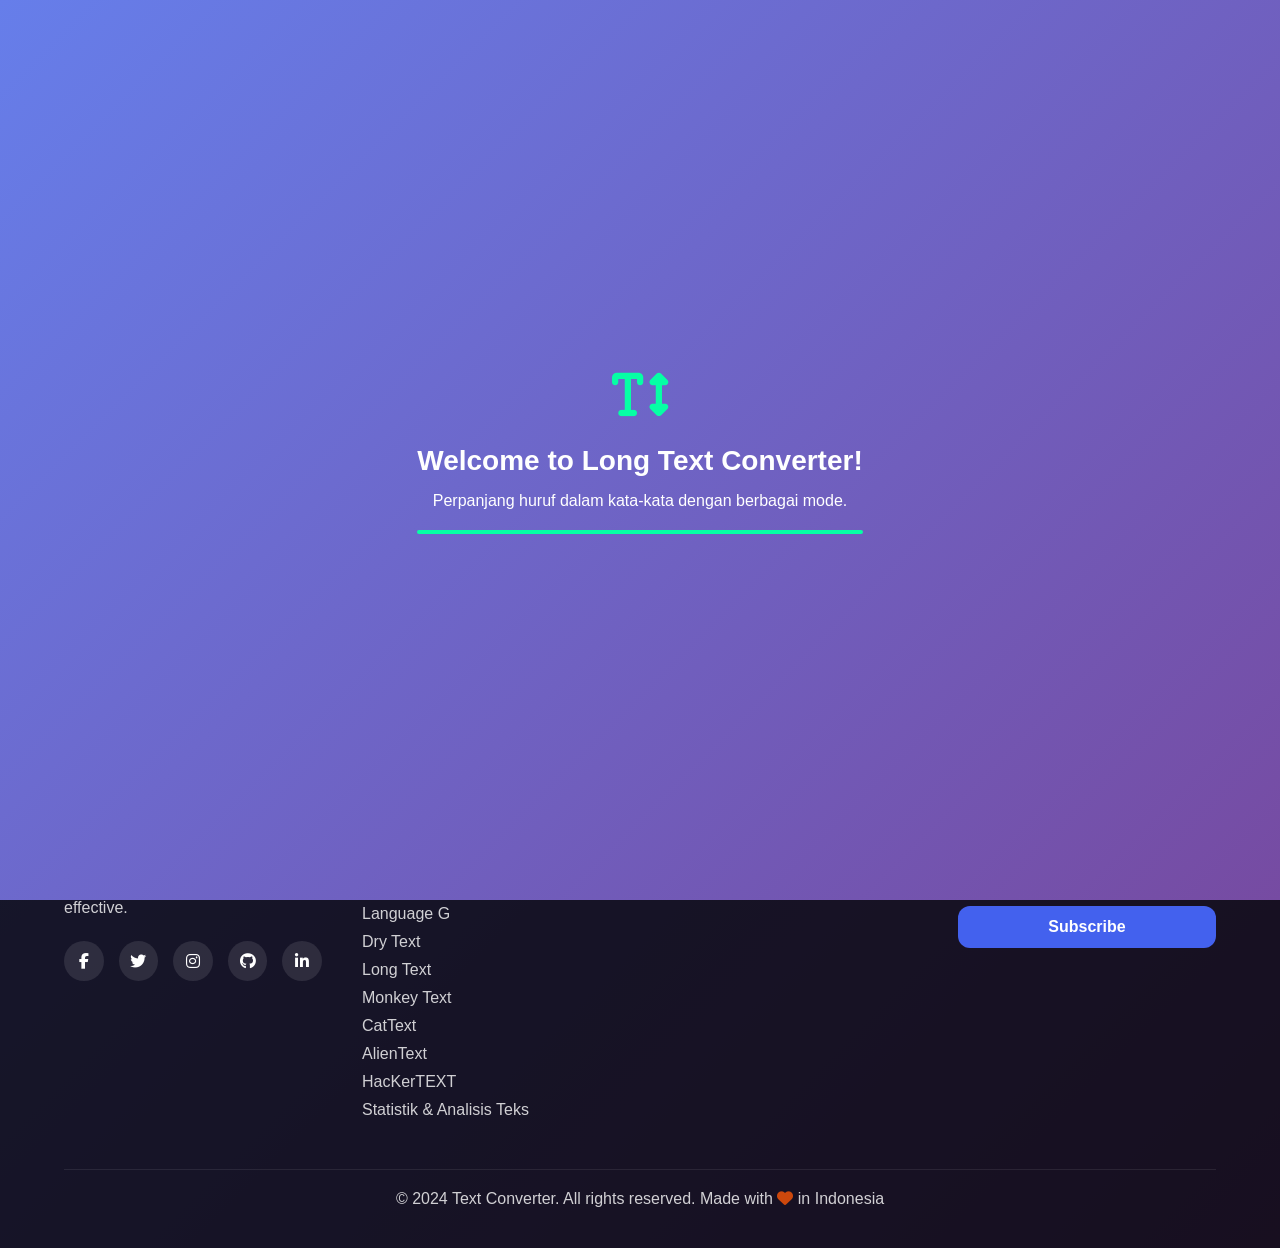
<file: TextLong/index.html>
<!DOCTYPE html>
<html lang="en">
<head>
  <meta charset="UTF-8" />
  <meta name="viewport" content="width=device-width, initial-scale=1.0" />
  <title>Long Text Converter</title>
  <link rel="stylesheet" href="https://cdnjs.cloudflare.com/ajax/libs/font-awesome/6.4.0/css/all.min.css">
  <!-- Hubungkan ke CSS Utama -->
  <link rel="stylesheet" href="../style.css">
  
  <style>
    /* Style Dasar Body */
    body {
      display: flex;
      flex-direction: column;
      align-items: center;
      min-height: 100vh;
      padding: 0;
      margin: 0;
      background: linear-gradient(135deg, #667eea 0%, #764ba2 100%);
      transition: var(--transition);
    }
    body.dark-mode {
      background: linear-gradient(135deg, #1a1a2e 0%, #16213e 100%);
    }

    /* === FLOATING TOKEN BAR === */
    .floating-bar {
      position: fixed;
      top: 15px;
      right: 15px;
      display: flex;
      align-items: center;
      gap: 10px;
      background: rgba(255, 255, 255, 0.95);
      backdrop-filter: blur(10px);
      padding: 8px 15px;
      border-radius: 50px;
      box-shadow: 0 4px 15px rgba(0,0,0,0.1);
      z-index: 1000;
      transition: var(--transition);
    }
    body.dark-mode .floating-bar {
      background: rgba(30, 30, 46, 0.95);
    }

    .back-btn {
      text-decoration: none;
      color: var(--primary-color);
      font-weight: 600;
      font-size: 14px;
      display: flex;
      align-items: center;
      gap: 5px;
      margin-right: 10px;
      padding-right: 10px;
      border-right: 1px solid #ddd;
    }
    body.dark-mode .back-btn { border-color: rgba(255,255,255,0.2); color: var(--success-color); }
    .back-btn:hover { opacity: 0.8; }

    .token-display-compact {
      display: flex;
      align-items: center;
      gap: 6px;
      font-size: 14px;
      font-weight: 600;
      color: var(--primary-color);
    }
    body.dark-mode .token-display-compact { color: var(--success-color); }
    
    #navLinks, .mobile-menu-toggle { display: none; }
    
    #loginContainer { position: relative; display: flex; align-items: center; }
    .login-btn { padding: 6px 12px; font-size: 12px; border-radius: 20px; }
    .user-menu { position: relative; }
    .user-dropdown { top: 45px; right: 0; width: 150px; }

    /* Kontainer Utama */
    .container {
      background: rgba(255, 255, 255, 0.95);
      backdrop-filter: blur(10px);
      border-radius: var(--border-radius);
      width: 100%;
      max-width: 600px;
      box-shadow: 0 8px 32px rgba(0, 0, 0, 0.1);
      padding: 25px;
      margin: 80px 20px 20px 20px;
      transition: var(--transition);
      position: relative;
      overflow: hidden;
    }
    body.dark-mode .container {
      background: rgba(30, 30, 46, 0.95);
      color: #f8f9fa;
    }
    .container::before {
      content: '';
      position: absolute;
      top: 0; left: 0; right: 0;
      height: 5px;
      background: linear-gradient(90deg, var(--primary-color), var(--accent-color));
    }

    .page-header {
      display: flex;
      justify-content: space-between;
      align-items: center;
      margin-bottom: 15px;
      border-bottom: 1px solid #eee;
      padding-bottom: 10px;
    }
    body.dark-mode .page-header { border-color: rgba(255,255,255,0.1); }
    h2 { color: var(--primary-color); font-size: 24px; font-weight: 700; margin: 0; }
    body.dark-mode h2 { color: var(--success-color); }
    .subtitle { font-size: 13px; color: var(--gray-color); margin-top: 5px; }

    /* Form Elements */
    .input-group { margin-bottom: 15px; }
    label { display: block; margin-bottom: 6px; font-weight: 600; font-size: 14px; }
    body.dark-mode label { color: #f8f9fa; }
    
    input, textarea, select {
      width: 100%; padding: 10px 12px; border-radius: var(--border-radius);
      border: 1px solid #ddd; font-size: 15px; transition: var(--transition);
      background-color: #fff; color: var(--dark-color);
    }
    body.dark-mode input, body.dark-mode textarea, body.dark-mode select {
      background-color: rgba(255, 255, 255, 0.1); border-color: rgba(255, 255, 255, 0.2); color: #f8f9fa;
    }
    input:focus, textarea:focus, select:focus {
      outline: none; border-color: var(--primary-color); box-shadow: 0 0 0 3px rgba(67, 97, 238, 0.2);
    }
    textarea { resize: vertical; min-height: 80px; }

    /* Buttons */
    .button-group { display: flex; gap: 8px; margin-top: 12px; flex-wrap: wrap; }
    button {
      padding: 10px 15px; border: none; border-radius: var(--border-radius);
      font-size: 14px; font-weight: 600; cursor: pointer; transition: var(--transition);
      display: flex; align-items: center; justify-content: center; gap: 6px;
    }
    .primary-btn { background: var(--primary-color); color: white; flex: 1; }
    .primary-btn:hover { background: var(--secondary-color); transform: translateY(-2px); }
    .secondary-btn { background: var(--light-color); color: var(--dark-color); }
    body.dark-mode .secondary-btn { background: rgba(255, 255, 255, 0.1); color: #f8f9fa; }
    .copy-btn { background: var(--success-color); color: var(--dark-color); }
    .clear-btn { background: var(--danger-color); color: white; }
    .share-btn { background: var(--accent-color); color: white; }
    .hidden { display: none !important; }

    /* Intro Screen */
    .intro-overlay { position: fixed; top: 0; left: 0; width: 100%; height: 100%; background: linear-gradient(135deg, #667eea 0%, #764ba2 100%); display: flex; justify-content: center; align-items: center; z-index: 9999; opacity: 1; transition: opacity 0.5s ease; }
    body.dark-mode .intro-overlay { background: linear-gradient(135deg, #1a1a2e 0%, #16213e 100%); }
    .intro-content { text-align: center; color: white; padding: 30px; max-width: 80%; animation: fadeInScale 0.8s ease; }
    .intro-title { font-size: 28px; margin-bottom: 15px; font-weight: 700; }
    .intro-icon { font-size: 50px; margin-bottom: 20px; color: var(--success-color); }
    .intro-progress { width: 100%; height: 4px; background: rgba(255, 255, 255, 0.2); border-radius: 2px; overflow: hidden; margin-top: 20px; }
    .intro-progress-bar { height: 100%; background: var(--success-color); width: 0; animation: progressAnimation 2s ease forwards; }
    @keyframes fadeInScale { from { opacity: 0; transform: scale(0.8); } to { opacity: 1; transform: scale(1); } }
    @keyframes progressAnimation { to { width: 100%; } }

    /* Tabs & Components */
    .tabs { display: flex; margin-bottom: 15px; border-bottom: 1px solid #ddd; overflow-x: auto; }
    body.dark-mode .tabs { border-color: rgba(255, 255, 255, 0.2); }
    .tab { padding: 8px 12px; cursor: pointer; font-weight: 600; color: var(--gray-color); border-bottom: 2px solid transparent; transition: var(--transition); font-size: 14px; white-space: nowrap; }
    .tab.active { color: var(--primary-color); border-bottom-color: var(--primary-color); }
    body.dark-mode .tab.active { color: var(--success-color); border-bottom-color: var(--success-color); }
    .tab-content { display: none; }
    .tab-content.active { display: block; }

    .result-container { position: relative; margin-bottom: 15px; }
    .char-count { position: absolute; bottom: -18px; right: 0; font-size: 11px; color: var(--gray-color); }
    .mapping-breakdown { background: var(--light-color); padding: 12px; border-radius: var(--border-radius); margin-top: 15px; font-size: 13px; border-left: 4px solid var(--primary-color); }
    body.dark-mode .mapping-breakdown { background: rgba(255, 255, 255, 0.1); color: #f8f9fa; }
    .translation { background: rgba(67, 97, 238, 0.1); padding: 12px; border-radius: var(--border-radius); margin-top: 15px; font-size: 13px; border-left: 4px solid var(--accent-color); }
    body.dark-mode .translation { background: rgba(247, 37, 133, 0.1); color: #f8f9fa; }

    .history-container { max-height: 200px; overflow-y: auto; margin-top: 12px; }
    .history-item { padding: 10px; border-radius: var(--border-radius); margin-bottom: 8px; background: var(--light-color); cursor: pointer; transition: var(--transition); display: flex; justify-content: space-between; align-items: center; }
    body.dark-mode .history-item { background: rgba(255, 255, 255, 0.1); }
    .history-item:hover { transform: translateX(5px); background: #e9ecef; }
    .history-text { flex: 1; white-space: nowrap; overflow: hidden; text-overflow: ellipsis; font-size: 14px; }
    .history-result { font-weight: 600; color: var(--primary-color); margin-left: 8px; font-size: 14px; }
    body.dark-mode .history-result { color: var(--success-color); }
    .delete-history { background: none; border: none; color: var(--danger-color); cursor: pointer; padding: 5px; margin-left: 8px; }

    .mode-selector { display: flex; gap: 8px; margin-bottom: 12px; flex-wrap: wrap; }
    .mode-option { flex: 1; padding: 8px; text-align: center; border-radius: var(--border-radius); background: var(--light-color); cursor: pointer; transition: var(--transition); font-size: 13px; min-width: fit-content; }
    .mode-option.active { background: var(--primary-color); color: white; }
    body.dark-mode .mode-option { background: rgba(255, 255, 255, 0.1); }
    body.dark-mode .mode-option.active { background: var(--success-color); color: var(--dark-color); }

    .info-section { background: rgba(67, 97, 238, 0.05); padding: 12px; border-radius: var(--border-radius); margin-top: 15px; font-size: 13px; }
    body.dark-mode .info-section { background: rgba(255, 255, 255, 0.05); color: #f8f9fa; }
    .info-title { font-weight: 600; margin-bottom: 8px; color: var(--primary-color); font-size: 14px; }
    body.dark-mode .info-title { color: var(--success-color); }

    .template-container { display: flex; flex-wrap: wrap; gap: 8px; margin-top: 10px; }
    .template-item { padding: 6px 10px; background: var(--light-color); border-radius: 20px; font-size: 12px; cursor: pointer; transition: var(--transition); display: flex; align-items: center; gap: 5px; }
    body.dark-mode .template-item { background: rgba(255, 255, 255, 0.1); }
    .template-item:hover { background: var(--primary-color); color: white; }

    .stats-container { display: grid; grid-template-columns: repeat(2, 1fr); gap: 10px; margin-top: 15px; }
    .stat-card { background: var(--light-color); padding: 10px; border-radius: var(--border-radius); text-align: center; }
    body.dark-mode .stat-card { background: rgba(255, 255, 255, 0.1); }
    .stat-value { font-size: 18px; font-weight: 700; color: var(--primary-color); }
    body.dark-mode .stat-value { color: var(--success-color); }
    .stat-label { font-size: 11px; color: var(--gray-color); margin-top: 3px; }

    /* Confirmation Modal */
    .confirm-modal { position: fixed; top: 0; left: 0; width: 100%; height: 100%; background: rgba(0, 0, 0, 0.5); display: none; justify-content: center; align-items: center; z-index: 2000; }
    .confirm-modal.active { display: flex; }
    .confirm-content { background: white; border-radius: var(--border-radius); padding: 25px; width: 90%; max-width: 400px; text-align: center; animation: modalFadeIn 0.3s ease; }
    body.dark-mode .confirm-content { background: rgba(30, 30, 46, 0.95); color: #f8f9fa; }
    @keyframes modalFadeIn { from { opacity: 0; transform: translateY(-30px); } to { opacity: 1; transform: translateY(0); } }
    .confirm-title { font-size: 20px; margin-bottom: 15px; color: var(--primary-color); }
    body.dark-mode .confirm-title { color: var(--success-color); }
    .confirm-message { margin-bottom: 20px; font-size: 16px; }
    .confirm-token-cost { font-size: 18px; font-weight: 700; color: var(--warning-color); margin: 10px 0; }
    .confirm-buttons { display: flex; gap: 10px; justify-content: center; }

    .share-options { position: absolute; top: 100%; right: 0; background: white; border-radius: var(--border-radius); box-shadow: 0 4px 12px rgba(0, 0, 0, 0.15); padding: 10px; z-index: 100; display: none; }
    body.dark-mode .share-options { background: var(--dark-color); }
    .share-options.show { display: block; }
    .share-option { display: flex; align-items: center; gap: 8px; padding: 8px; cursor: pointer; border-radius: 6px; transition: var(--transition); }
    .share-option:hover { background: var(--light-color); }
    body.dark-mode .share-option:hover { background: rgba(255, 255, 255, 0.1); }

    .presentation-mode { position: fixed; top: 0; left: 0; width: 100%; height: 100%; background: var(--dark-color); color: white; display: none; flex-direction: column; justify-content: center; align-items: center; z-index: 9999; padding: 20px; }
    .presentation-mode.active { display: flex; }
    .presentation-content { max-width: 800px; width: 100%; text-align: center; }
    .presentation-output { font-size: 3rem; margin-bottom: 20px; word-break: break-all; }
    .presentation-input { font-size: 1.5rem; margin-bottom: 30px; opacity: 0.8; }
    .presentation-close { position: absolute; top: 20px; right: 20px; background: none; border: none; color: white; font-size: 24px; cursor: pointer; }

    @media (max-width: 768px) {
      .floating-bar { top: 10px; right: 10px; padding: 6px 10px; }
      .back-btn span { display: none; }
      .back-btn { margin-right: 5px; padding-right: 5px; }
      .container { margin: 70px 10px 20px 10px; padding: 15px; }
      .stats-container { grid-template-columns: 1fr; }
    }
  </style>
</head>
<body>

  <!-- Intro Screen -->
  <div class="intro-overlay" id="introOverlay">
    <div class="intro-content">
      <div class="intro-icon"><i class="fas fa-text-height"></i></div>
      <h1 class="intro-title">Welcome to Long Text Converter!</h1>
      <p class="intro-subtitle">Perpanjang huruf dalam kata-kata dengan berbagai mode.</p>
      <div class="intro-progress"><div class="intro-progress-bar"></div></div>
    </div>
  </div>

  <!-- Floating Token Bar -->
  <div class="floating-bar">
    <a href="../index.html" class="back-btn"><i class="fas fa-arrow-left"></i> <span>Home</span></a>
    
    <div class="token-display-compact">
      <i class="fas fa-coins"></i>
      <span id="tokenCount">50</span>
      <span id="tokenReset" style="font-size:10px; opacity:0.7;">3:00</span>
    </div>

    <button class="theme-toggle" id="themeToggle" title="Toggle Dark Mode">
      <i class="fas fa-moon"></i>
    </button>

    <div id="loginContainer">
      <button class="login-btn" id="loginBtn" onclick="openLoginModal()">
        <i class="fas fa-sign-in-alt"></i> Login
      </button>
      <div class="user-menu" id="userMenu" style="display: none;">
        <div class="user-avatar" id="userAvatar" onclick="toggleUserDropdown()">U</div>
        <div class="user-dropdown" id="userDropdown">
          <a href="#"><i class="fas fa-user"></i> Profile</a>
          <a href="#"><i class="fas fa-cog"></i> Settings</a>
          <a href="#" onclick="logout()"><i class="fas fa-sign-out-alt"></i> Logout</a>
        </div>
      </div>
    </div>
    
    <ul class="nav-links" id="navLinks" style="display:none;"></ul>
    <button class="mobile-menu-toggle" id="mobileMenuToggle" style="display:none;"></button>
  </div>

  <!-- Main Container -->
  <div class="container">
    <div class="page-header">
      <div>
        <h2>Long Text Converter</h2>
        <p class="subtitle">Perpanjang huruf dalam kata-kata.</p>
      </div>
    </div>

    <div class="tabs">
      <div class="tab active" data-tab="converter">Converter</div>
      <div class="tab" data-tab="history">History</div>
      <div class="tab" data-tab="templates">Templates</div>
      <div class="tab" data-tab="stats">Stats</div>
    </div>

    <div class="tab-content active" id="converter">
      <div class="input-group">
        <label for="inputText">Enter text:</label>
        <input id="inputText" placeholder="Type here..." />
        <p style="font-size:12px;color:#666;margin-top:4px;">Contoh: hello world...</p>
        <button class="primary-btn" onclick="showConfirmModal()" style="margin-top:10px;">
          <i class="fas fa-magic"></i> Generate
        </button>
      </div>

      <div class="input-group">
        <label>Conversion Mode:</label>
        <div class="mode-selector">
          <div class="mode-option active" data-mode="suffix">Belakang</div>
          <div class="mode-option" data-mode="prefix">Depan</div>
          <div class="mode-option" data-mode="both">Depan+Belakang</div>
          <div class="mode-option" data-mode="mid">Tengah</div>
          <div class="mode-option" data-mode="full">Semua</div>
        </div>
      </div>

      <div class="input-group">
        <label for="output">Result:</label>
        <div class="result-container">
          <textarea id="output" rows="4" readonly></textarea>
          <div class="char-count" id="charCount">0 characters</div>
        </div>
        <div class="button-group">
          <button id="copyBtn" class="copy-btn hidden" onclick="copyResult()"><i class="fas fa-copy"></i> Copy</button>
          <button id="shareBtn" class="share-btn hidden" onclick="toggleShareOptions()"><i class="fas fa-share"></i> Share</button>
          <button id="presentBtn" class="secondary-btn hidden" onclick="openPresentationMode()"><i class="fas fa-expand"></i> Present</button>
          <button id="clearBtn" class="clear-btn hidden" onclick="clearText()"><i class="fas fa-trash"></i> Clear</button>
        </div>
        <div class="share-options" id="shareOptions">
          <div class="share-option" onclick="shareToSocial('twitter')"><i class="fab fa-twitter"></i> Twitter</div>
          <div class="share-option" onclick="shareToSocial('facebook')"><i class="fab fa-facebook"></i> Facebook</div>
          <div class="share-option" onclick="shareToSocial('whatsapp')"><i class="fab fa-whatsapp"></i> WhatsApp</div>
          <div class="share-option" onclick="downloadAsFile()"><i class="fas fa-download"></i> Download</div>
        </div>
      </div>

      <div id="mappingBreakdown" class="mapping-breakdown hidden"></div>
      <div id="translation" class="translation hidden">
        <strong>Original Text:</strong>
        <div id="translationText"></div>
      </div>
    </div>

    <div class="tab-content" id="history">
      <div class="button-group">
        <button class="clear-btn" onclick="clearHistory()"><i class="fas fa-trash"></i> Clear</button>
        <button class="secondary-btn" onclick="exportHistory()"><i class="fas fa-download"></i> Export</button>
      </div>
      <div class="history-container" id="historyContainer"></div>
    </div>

    <div class="tab-content" id="templates">
      <div class="input-group">
        <label>Quick Templates:</label>
        <div class="template-container" id="templateContainer"></div>
      </div>
      <div class="input-group">
        <label>Add New Template:</label>
        <div style="display:flex;gap:8px;">
          <input type="text" id="newTemplateText" placeholder="Text" style="flex:1">
          <button class="primary-btn" onclick="addTemplate()" style="flex:0 0 auto;"><i class="fas fa-plus"></i></button>
        </div>
      </div>
    </div>

    <div class="tab-content" id="stats">
      <div class="stats-container">
        <div class="stat-card"><div class="stat-value" id="totalConversions">0</div><div class="stat-label">Conversions</div></div>
        <div class="stat-card"><div class="stat-value" id="totalCharacters">0</div><div class="stat-label">Characters</div></div>
        <div class="stat-card"><div class="stat-value" id="charactersStretched">0</div><div class="stat-label">Stretched</div></div>
        <div class="stat-card"><div class="stat-value" id="favoriteMode">Suffix</div><div class="stat-label">Favorite Mode</div></div>
      </div>
    </div>

    <div class="info-section">
      <div class="info-title">Modes Info:</div>
      <div>Belakang: Memperpanjang huruf terakhir. Depan: Memperpanjang huruf pertama.</div>
    </div>
  </div>

  <!-- Footer -->
  <footer id="contact" style="margin-top: 20px; width: 100%;">
    <div class="footer-content">
      <div class="footer-section">
        <h3>About Us</h3>
        <p>We provide powerful text conversion tools to help you transform your text in creative ways. Our tools are designed to be simple, fast, and effective.</p>
        <div class="social-links">
          <a href="https://facebook.com" target="_blank" class="social-link"><i class="fab fa-facebook-f"></i></a>
          <a href="https://twitter.com" target="_blank" class="social-link"><i class="fab fa-twitter"></i></a>
          <a href="https://instagram.com" target="_blank" class="social-link"><i class="fab fa-instagram"></i></a>
          <a href="https://github.com" target="_blank" class="social-link"><i class="fab fa-github"></i></a>
          <a href="https://linkedin.com" target="_blank" class="social-link"><i class="fab fa-linkedin-in"></i></a>
        </div>
      </div>

      <div class="footer-section">
        <h3>Quick Links</h3>
        <ul class="footer-links">
          <li><a href="../index.html#home">Home</a></li>
          <li><a href="../index.html#features">Features</a></li>
          <li><a href="../index.html#faq">FAQ</a></li>
          <li><a href="../TextToNumber/index.html">Text to Number</a></li>
          <li><a href="../Text-G/index.html">Language G</a></li>
          <li><a href="../DryText/index.html">Dry Text</a></li>
          <li><a href="../TextLong/index.html">Long Text</a></li>
          <li><a href="../TextMonkey/index.html">Monkey Text</a></li>
          <li><a href="../CatText/index.html">CatText</a></li>
          <li><a href="../AlienText/index.html">AlienText</a></li>
          <li><a href="../HackerText/index.html">HacKerTEXT</a></li>
          <li><a href="../Statistik-Teks/index.html">Statistik & Analisis Teks</a></li>
        </ul>
      </div>

      <div class="footer-section">
        <h3>Contact Info</h3>
        <p><i class="fas fa-envelope"></i> info@textconverter.com</p>
        <p><i class="fas fa-phone"></i> +62 812-3456-7890</p>
        <p><i class="fas fa-map-marker-alt"></i> Jakarta, Indonesia</p>
      </div>

      <div class="footer-section">
        <h3>Newsletter</h3>
        <p>Subscribe to get updates on new features and tools</p>
        <form onsubmit="subscribeNewsletter(event)" style="margin-top: 15px;">
          <input type="email" placeholder="Your email" required style="padding: 10px; border-radius: 8px; border: none; width: 100%; margin-bottom: 10px;">
          <button type="submit" class="btn btn-primary" style="width: 100%;">Subscribe</button>
        </form>
      </div>
    </div>
    <div class="footer-bottom">
      <p>&copy; 2024 Text Converter. All rights reserved. Made with <i class="fas fa-heart" style="color: var(--danger-color);"></i> in Indonesia</p>
    </div>
  </footer>

  <!-- Modals -->
  <div class="modal" id="loginModal">
    <div class="modal-content">
      <button class="modal-close" onclick="closeLoginModal()"><i class="fas fa-times"></i></button>
      <h2 class="modal-title">Login</h2>
      <form id="loginForm" onsubmit="handleLogin(event)">
        <div class="form-group"><label for="email">Email</label><input type="email" id="email" required></div>
        <div class="form-group"><label for="password">Password</label><input type="password" id="password" required></div>
        <div class="form-buttons">
          <button type="submit" class="btn-login">Login</button>
          <button type="button" class="btn-cancel" onclick="closeLoginModal()">Cancel</button>
        </div>
      </form>
      <div class="switch-form">Don't have an account? <a href="#" onclick="switchToRegister()">Register</a></div>
    </div>
  </div>

  <div class="modal" id="registerModal">
    <div class="modal-content">
      <button class="modal-close" onclick="closeRegisterModal()"><i class="fas fa-times"></i></button>
      <h2 class="modal-title">Register</h2>
      <form id="registerForm" onsubmit="handleRegister(event)">
        <div class="form-group"><label for="regName">Name</label><input type="text" id="regName" required></div>
        <div class="form-group"><label for="regEmail">Email</label><input type="email" id="regEmail" required></div>
        <div class="form-group"><label for="regPassword">Password</label><input type="password" id="regPassword" required></div>
        <div class="form-group"><label for="regConfirmPassword">Confirm Password</label><input type="password" id="regConfirmPassword" required></div>
        <div class="form-buttons">
          <button type="submit" class="btn-login">Register</button>
          <button type="button" class="btn-cancel" onclick="closeRegisterModal()">Cancel</button>
        </div>
      </form>
      <div class="switch-form">Already have an account? <a href="#" onclick="switchToLogin()">Login</a></div>
    </div>
  </div>

  <div class="confirm-modal" id="confirmModal">
    <div class="confirm-content">
      <h3 class="confirm-title">Konfirmasi Token</h3>
      <p class="confirm-message">Gunakan <span id="tokenCost" class="confirm-token-cost">1</span> token untuk konversi ini?</p>
      <div class="confirm-buttons">
        <button class="confirm-btn copy-btn" onclick="confirmGenerate()">Ya</button>
        <button class="confirm-btn clear-btn" onclick="cancelGenerate()">Tidak</button>
      </div>
    </div>
  </div>

  <div class="presentation-mode" id="presentationMode">
    <button class="presentation-close" onclick="closePresentationMode()"><i class="fas fa-times"></i></button>
    <div class="presentation-content">
      <div class="presentation-output" id="presentationOutput"></div>
      <div class="presentation-input" id="presentationInput"></div>
    </div>
  </div>

  <div id="notification" class="notification">
    <i class="fas fa-check-circle"></i>
    <span id="notificationText">Success!</span>
  </div>

  <!-- Scripts -->
  <script src="../script.js"></script>
  
  <script>
    // --- Local Logic for TextLong ---

    // Local Data
    let currentMode = 'suffix';
    let templates = JSON.parse(localStorage.getItem('templatesTextLong')) || [
      { text: "hello world", result: "helloooooo worlddddddd" }
    ];
    let stats = JSON.parse(localStorage.getItem('statsTextLong')) || {
      totalConversions: 0, totalCharacters: 0, charactersStretched: 0,
      modeUsage: { suffix: 0, prefix: 0, both: 0, mid: 0, full: 0 }
    };
    let conversionHistory = JSON.parse(localStorage.getItem('conversionHistoryTextLong')) || [];

    // Init
    document.addEventListener('DOMContentLoaded', function() {
      setTimeout(() => {
        const intro = document.getElementById('introOverlay');
        if(intro) { intro.style.opacity = '0'; setTimeout(() => intro.style.display = 'none', 500); }
      }, 2500);

      loadHistory(); loadTemplates(); updateStats();

      // Tabs
      document.querySelectorAll('.tab').forEach(tab => {
        tab.addEventListener('click', function() {
          document.querySelectorAll('.tab').forEach(t => t.classList.remove('active'));
          document.querySelectorAll('.tab-content').forEach(c => c.classList.remove('active'));
          this.classList.add('active');
          document.getElementById(this.dataset.tab).classList.add('active');
        });
      });

      // Modes
      document.querySelectorAll('[data-mode]').forEach(option => {
        option.addEventListener('click', function() {
          document.querySelectorAll('[data-mode]').forEach(o => o.classList.remove('active'));
          this.classList.add('active');
          currentMode = this.dataset.mode;
        });
      });
      
      document.addEventListener('click', function(e) {
        const shareOptions = document.getElementById('shareOptions');
        if (shareOptions && !shareOptions.contains(e.target) && e.target.id !== 'shareBtn') {
          shareOptions.classList.remove('show');
        }
      });
    });

    // --- Token Integration ---
    
    function calculateTokenCost(textLength) {
      return 1; // Simple cost for this tool
    }

    function useTokensLocal(amount) {
      if (typeof tokenData === 'undefined') return false; 
      if (tokenData.count >= amount) {
        tokenData.count -= amount;
        if(typeof saveTokenData === 'function') saveTokenData();
        if(typeof updateTokenDisplay === 'function') updateTokenDisplay();
        return true;
      } else {
        showNotification('Token tidak cukup!');
        return false;
      }
    }

    function showConfirmModal() {
      const inputText = document.getElementById("inputText").value.trim();
      if (!inputText) { showNotification("Masukkan teks terlebih dahulu!"); return; }
      
      const tokenCost = calculateTokenCost(inputText.length);
      document.getElementById('tokenCost').textContent = tokenCost;
      document.getElementById('confirmModal').classList.add('active');
    }

    function confirmGenerate() {
      document.getElementById('confirmModal').classList.remove('active');
      const inputText = document.getElementById("inputText").value;
      const tokenCost = calculateTokenCost(inputText.length);
      
      if (!useTokensLocal(tokenCost)) return;
      
      performConversion();
      showNotification("Konversi berhasil!");
    }

    function cancelGenerate() {
      document.getElementById('confirmModal').classList.remove('active');
    }

    // --- Core Logic ---

    function stretchSuffix(t, n = 5) {
      return t.split(" ").map(word => {
        if (!word) return "";
        return word.slice(0, -1) + word[word.length - 1].repeat(n);
      }).join(" ");
    }

    function stretchPrefix(t, n = 5) {
      return t.split(" ").map(word => {
        if (!word) return "";
        return word[0].repeat(n) + word.slice(1);
      }).join(" ");
    }

    function stretchBoth(t, n = 4) {
      return t.split(" ").map(word => {
        if (!word) return "";
        return word[0].repeat(n) + word.slice(1, -1) + word[word.length - 1].repeat(n);
      }).join(" ");
    }

    function stretchMid(t, n = 3) {
      return t.split(" ").map(word => {
        if (word.length <= 2) return stretchFull(word, n);
        const start = word[0].repeat(n);
        const mid = word.slice(1, -1).split('').map(c => c.repeat(n)).join('');
        const end = word[word.length - 1].repeat(n);
        return start + mid + end;
      }).join(" ");
    }

    function stretchFull(t, n = 3) {
      return t.split(" ").map(word => {
        return word.split('').map(c => c.repeat(n)).join('');
      }).join(" ");
    }

    function performConversion() {
      const text = document.getElementById("inputText").value;
      let result = "";
      
      switch (currentMode) {
        case "suffix": result = stretchSuffix(text); break;
        case "prefix": result = stretchPrefix(text); break;
        case "both": result = stretchBoth(text); break;
        case "mid": result = stretchMid(text); break;
        case "full": result = stretchFull(text); break;
      }
      
      document.getElementById("output").value = result;
      document.getElementById("charCount").textContent = `${result.length} characters`;
      
      if (text) {
        ["copyBtn", "shareBtn", "presentBtn", "clearBtn", "mappingBreakdown", "translation"].forEach(id => document.getElementById(id).classList.remove("hidden"));
        
        const charactersStretched = result.length - text.length;
        document.getElementById("mappingBreakdown").innerHTML = `<strong>Rincian:</strong> ${charactersStretched} character(s) stretched`;
        document.getElementById("translationText").textContent = text;
        
        addToHistory(text, result);
        updateConversionStats(text, result);
      }
    }

    // --- Helper Functions ---

    function copyResult() { document.getElementById("output").select(); document.execCommand("copy"); showNotification("Copied!"); }
    function clearText() { document.getElementById("inputText").value = ""; document.getElementById("output").value = ""; /* reset buttons */ }

    function addToHistory(original, converted) {
      const exists = conversionHistory.some(item => item.original === original && item.converted === converted);
      if (!exists) {
        conversionHistory.unshift({ original, converted, timestamp: new Date().toISOString() });
        if (conversionHistory.length > 20) conversionHistory = conversionHistory.slice(0, 20);
        localStorage.setItem('conversionHistoryTextLong', JSON.stringify(conversionHistory));
        loadHistory();
      }
    }
    
    function loadHistory() {
      const container = document.getElementById('historyContainer');
      if (!conversionHistory.length) { container.innerHTML = '<p style="text-align:center; color:#666;">No history</p>'; return; }
      container.innerHTML = conversionHistory.map((item, index) => `
        <div class="history-item" onclick="useHistoryItem(${index})">
          <div class="history-text">${item.original}</div>
          <div class="history-result">${item.converted}</div>
          <button class="delete-history" onclick="event.stopPropagation(); deleteHistoryItem(${index})"><i class="fas fa-times"></i></button>
        </div>
      `).join('');
    }
    
    function useHistoryItem(index) {
        const item = conversionHistory[index];
        document.getElementById('inputText').value = item.original;
        document.getElementById('output').value = item.converted;
        // Update UI...
        document.querySelector('[data-tab="converter"]').click();
    }
    
    function deleteHistoryItem(index) { conversionHistory.splice(index, 1); localStorage.setItem('conversionHistoryTextLong', JSON.stringify(conversionHistory)); loadHistory(); }
    function clearHistory() { if(confirm('Clear all history?')) { conversionHistory = []; localStorage.setItem('conversionHistoryTextLong', JSON.stringify(conversionHistory)); loadHistory(); } }
    function exportHistory() { const data = "data:text/json;charset=utf-8," + encodeURIComponent(JSON.stringify(conversionHistory, null, 2)); const a = document.createElement('a'); a.setAttribute("href", data); a.setAttribute("download", "history.json"); a.click(); }

    function toggleShareOptions() { document.getElementById('shareOptions').classList.toggle('show'); }
    function shareToSocial(platform) { /* Same logic */ toggleShareOptions(); }
    function downloadAsFile() { /* Same logic */ toggleShareOptions(); }

    function openPresentationMode() { document.getElementById('presentationOutput').textContent = document.getElementById("output").value; document.getElementById('presentationInput').textContent = document.getElementById("inputText").value; document.getElementById('presentationMode').classList.add('active'); }
    function closePresentationMode() { document.getElementById('presentationMode').classList.remove('active'); }

    function loadTemplates() {
      const container = document.getElementById('templateContainer');
      container.innerHTML = templates.map((t, i) => `
        <div class="template-item" onclick="useTemplate(${i})">
            ${t.text} <i class="fas fa-arrow-right"></i> ${t.result}
            <i class="fas fa-times" onclick="event.stopPropagation(); removeTemplate(${i})"></i>
        </div>
      `).join('');
    }
    function useTemplate(index) { document.getElementById('inputText').value = templates[index].text; document.querySelector('[data-tab="converter"]').click(); }
    function addTemplate() {
        const text = document.getElementById('newTemplateText').value.trim();
        if(!text) return;
        let result = "";
        switch (currentMode) {
          case "suffix": result = stretchSuffix(text); break;
          case "prefix": result = stretchPrefix(text); break;
          case "both": result = stretchBoth(text); break;
          case "mid": result = stretchMid(text); break;
          case "full": result = stretchFull(text); break;
        }
        templates.push({ text, result });
        localStorage.setItem('templatesTextLong', JSON.stringify(templates));
        loadTemplates();
        document.getElementById('newTemplateText').value = '';
    }
    function removeTemplate(index) { templates.splice(index, 1); localStorage.setItem('templatesTextLong', JSON.stringify(templates)); loadTemplates(); }

    function updateConversionStats(text, result) {
      stats.totalConversions++; stats.totalCharacters += text.length; stats.modeUsage[currentMode]++;
      stats.charactersStretched += (result.length - text.length);
      localStorage.setItem('statsTextLong', JSON.stringify(stats));
      updateStats();
    }
    function updateStats() {
      document.getElementById('totalConversions').textContent = stats.totalConversions;
      document.getElementById('totalCharacters').textContent = stats.totalCharacters;
      document.getElementById('charactersStretched').textContent = stats.charactersStretched;
      let favoriteMode = 'Suffix'; let maxModeUsage = 0;
      for (const mode in stats.modeUsage) { if (stats.modeUsage[mode] > maxModeUsage) { maxModeUsage = stats.modeUsage[mode]; favoriteMode = mode.charAt(0).toUpperCase() + mode.slice(1); } }
      document.getElementById('favoriteMode').textContent = favoriteMode;
    }
  </script>
</body>
</html>
</file>
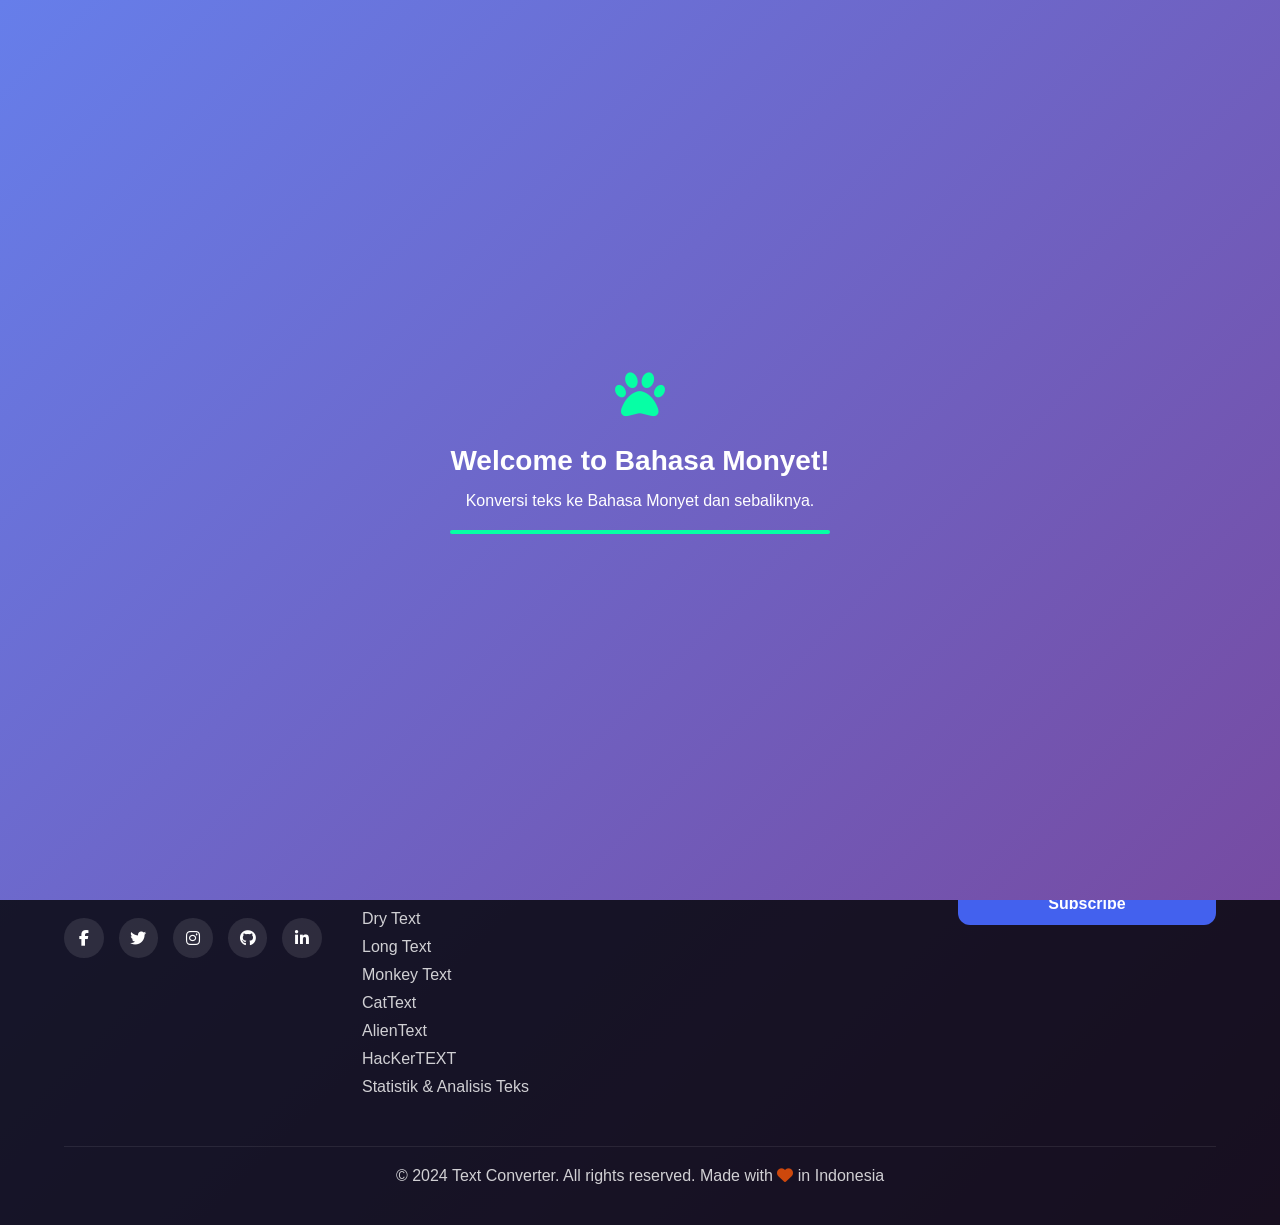
<file: TextMonkey/index.html>
<!DOCTYPE html>
<html lang="en">
<head>
  <meta charset="UTF-8" />
  <meta name="viewport" content="width=device-width, initial-scale=1.0" />
  <title>Bahasa Monyet (Encode + Decode)</title>
  <link rel="stylesheet" href="https://cdnjs.cloudflare.com/ajax/libs/font-awesome/6.4.0/css/all.min.css">
  <!-- Hubungkan ke CSS Utama -->
  <link rel="stylesheet" href="../style.css">
  
  <style>
    /* Style Dasar Body */
    body {
      display: flex;
      flex-direction: column;
      align-items: center;
      min-height: 100vh;
      padding: 0;
      margin: 0;
      background: linear-gradient(135deg, #667eea 0%, #764ba2 100%);
      transition: var(--transition);
    }
    body.dark-mode {
      background: linear-gradient(135deg, #1a1a2e 0%, #16213e 100%);
    }

    /* === FLOATING TOKEN BAR === */
    .floating-bar {
      position: fixed;
      top: 15px;
      right: 15px;
      display: flex;
      align-items: center;
      gap: 10px;
      background: rgba(255, 255, 255, 0.95);
      backdrop-filter: blur(10px);
      padding: 8px 15px;
      border-radius: 50px;
      box-shadow: 0 4px 15px rgba(0,0,0,0.1);
      z-index: 1000;
      transition: var(--transition);
    }
    body.dark-mode .floating-bar {
      background: rgba(30, 30, 46, 0.95);
    }

    .back-btn {
      text-decoration: none;
      color: var(--primary-color);
      font-weight: 600;
      font-size: 14px;
      display: flex;
      align-items: center;
      gap: 5px;
      margin-right: 10px;
      padding-right: 10px;
      border-right: 1px solid #ddd;
    }
    body.dark-mode .back-btn { border-color: rgba(255,255,255,0.2); color: var(--success-color); }
    .back-btn:hover { opacity: 0.8; }

    .token-display-compact {
      display: flex;
      align-items: center;
      gap: 6px;
      font-size: 14px;
      font-weight: 600;
      color: var(--primary-color);
    }
    body.dark-mode .token-display-compact { color: var(--success-color); }
    
    #navLinks, .mobile-menu-toggle { display: none; }
    
    #loginContainer { position: relative; display: flex; align-items: center; }
    .login-btn { padding: 6px 12px; font-size: 12px; border-radius: 20px; }
    .user-menu { position: relative; }
    .user-dropdown { top: 45px; right: 0; width: 150px; }

    /* Kontainer Utama */
    .container {
      background: rgba(255, 255, 255, 0.95);
      backdrop-filter: blur(10px);
      border-radius: var(--border-radius);
      width: 100%;
      max-width: 600px;
      box-shadow: 0 8px 32px rgba(0, 0, 0, 0.1);
      padding: 25px;
      margin: 80px 20px 20px 20px;
      transition: var(--transition);
      position: relative;
      overflow: hidden;
    }
    body.dark-mode .container {
      background: rgba(30, 30, 46, 0.95);
      color: #f8f9fa;
    }
    .container::before {
      content: '';
      position: absolute;
      top: 0; left: 0; right: 0;
      height: 5px;
      background: linear-gradient(90deg, var(--primary-color), var(--accent-color));
    }

    .page-header {
      display: flex;
      justify-content: space-between;
      align-items: center;
      margin-bottom: 15px;
      border-bottom: 1px solid #eee;
      padding-bottom: 10px;
    }
    body.dark-mode .page-header { border-color: rgba(255,255,255,0.1); }
    h2 { color: var(--primary-color); font-size: 24px; font-weight: 700; margin: 0; }
    body.dark-mode h2 { color: var(--success-color); }
    .subtitle { font-size: 13px; color: var(--gray-color); margin-top: 5px; }

    /* Form Elements */
    .input-group { margin-bottom: 15px; }
    label { display: block; margin-bottom: 6px; font-weight: 600; font-size: 14px; }
    body.dark-mode label { color: #f8f9fa; }
    
    input, textarea, select {
      width: 100%; padding: 10px 12px; border-radius: var(--border-radius);
      border: 1px solid #ddd; font-size: 15px; transition: var(--transition);
      background-color: #fff; color: var(--dark-color);
    }
    body.dark-mode input, body.dark-mode textarea, body.dark-mode select {
      background-color: rgba(255, 255, 255, 0.1); border-color: rgba(255, 255, 255, 0.2); color: #f8f9fa;
    }
    input:focus, textarea:focus, select:focus {
      outline: none; border-color: var(--primary-color); box-shadow: 0 0 0 3px rgba(67, 97, 238, 0.2);
    }
    textarea { resize: vertical; min-height: 80px; }

    /* Buttons */
    .button-group { display: flex; gap: 8px; margin-top: 12px; flex-wrap: wrap; }
    button {
      padding: 10px 15px; border: none; border-radius: var(--border-radius);
      font-size: 14px; font-weight: 600; cursor: pointer; transition: var(--transition);
      display: flex; align-items: center; justify-content: center; gap: 6px;
    }
    .primary-btn { background: var(--primary-color); color: white; flex: 1; }
    .primary-btn:hover { background: var(--secondary-color); transform: translateY(-2px); }
    .secondary-btn { background: var(--light-color); color: var(--dark-color); }
    body.dark-mode .secondary-btn { background: rgba(255, 255, 255, 0.1); color: #f8f9fa; }
    .copy-btn { background: var(--success-color); color: var(--dark-color); }
    .clear-btn { background: var(--danger-color); color: white; }
    .share-btn { background: var(--accent-color); color: white; }
    .hidden { display: none !important; }

    /* Intro Screen */
    .intro-overlay { position: fixed; top: 0; left: 0; width: 100%; height: 100%; background: linear-gradient(135deg, #667eea 0%, #764ba2 100%); display: flex; justify-content: center; align-items: center; z-index: 9999; opacity: 1; transition: opacity 0.5s ease; }
    body.dark-mode .intro-overlay { background: linear-gradient(135deg, #1a1a2e 0%, #16213e 100%); }
    .intro-content { text-align: center; color: white; padding: 30px; max-width: 80%; animation: fadeInScale 0.8s ease; }
    .intro-title { font-size: 28px; margin-bottom: 15px; font-weight: 700; }
    .intro-icon { font-size: 50px; margin-bottom: 20px; color: var(--success-color); }
    .intro-progress { width: 100%; height: 4px; background: rgba(255, 255, 255, 0.2); border-radius: 2px; overflow: hidden; margin-top: 20px; }
    .intro-progress-bar { height: 100%; background: var(--success-color); width: 0; animation: progressAnimation 2s ease forwards; }
    @keyframes fadeInScale { from { opacity: 0; transform: scale(0.8); } to { opacity: 1; transform: scale(1); } }
    @keyframes progressAnimation { to { width: 100%; } }

    /* Tabs & Components */
    .tabs { display: flex; margin-bottom: 15px; border-bottom: 1px solid #ddd; overflow-x: auto; }
    body.dark-mode .tabs { border-color: rgba(255, 255, 255, 0.2); }
    .tab { padding: 8px 12px; cursor: pointer; font-weight: 600; color: var(--gray-color); border-bottom: 2px solid transparent; transition: var(--transition); font-size: 14px; white-space: nowrap; }
    .tab.active { color: var(--primary-color); border-bottom-color: var(--primary-color); }
    body.dark-mode .tab.active { color: var(--success-color); border-bottom-color: var(--success-color); }
    .tab-content { display: none; }
    .tab-content.active { display: block; }

    .result-container { position: relative; margin-bottom: 15px; }
    .char-count { position: absolute; bottom: -18px; right: 0; font-size: 11px; color: var(--gray-color); }
    .mapping-breakdown { background: var(--light-color); padding: 12px; border-radius: var(--border-radius); margin-top: 15px; font-size: 13px; border-left: 4px solid var(--primary-color); }
    body.dark-mode .mapping-breakdown { background: rgba(255, 255, 255, 0.1); color: #f8f9fa; }
    .translation { background: rgba(67, 97, 238, 0.1); padding: 12px; border-radius: var(--border-radius); margin-top: 15px; font-size: 13px; border-left: 4px solid var(--accent-color); }
    body.dark-mode .translation { background: rgba(247, 37, 133, 0.1); color: #f8f9fa; }

    .history-container { max-height: 200px; overflow-y: auto; margin-top: 12px; }
    .history-item { padding: 10px; border-radius: var(--border-radius); margin-bottom: 8px; background: var(--light-color); cursor: pointer; transition: var(--transition); display: flex; justify-content: space-between; align-items: center; }
    body.dark-mode .history-item { background: rgba(255, 255, 255, 0.1); }
    .history-item:hover { transform: translateX(5px); background: #e9ecef; }
    .history-text { flex: 1; white-space: nowrap; overflow: hidden; text-overflow: ellipsis; font-size: 14px; }
    .history-result { font-weight: 600; color: var(--primary-color); margin-left: 8px; font-size: 14px; }
    body.dark-mode .history-result { color: var(--success-color); }
    .delete-history { background: none; border: none; color: var(--danger-color); cursor: pointer; padding: 5px; margin-left: 8px; }

    .info-section { background: rgba(67, 97, 238, 0.05); padding: 12px; border-radius: var(--border-radius); margin-top: 15px; font-size: 13px; }
    body.dark-mode .info-section { background: rgba(255, 255, 255, 0.05); color: #f8f9fa; }
    .info-title { font-weight: 600; margin-bottom: 8px; color: var(--primary-color); font-size: 14px; }
    body.dark-mode .info-title { color: var(--success-color); }

    .template-container { display: flex; flex-wrap: wrap; gap: 8px; margin-top: 10px; }
    .template-item { padding: 6px 10px; background: var(--light-color); border-radius: 20px; font-size: 12px; cursor: pointer; transition: var(--transition); display: flex; align-items: center; gap: 5px; }
    body.dark-mode .template-item { background: rgba(255, 255, 255, 0.1); }
    .template-item:hover { background: var(--primary-color); color: white; }

    .stats-container { display: grid; grid-template-columns: repeat(2, 1fr); gap: 10px; margin-top: 15px; }
    .stat-card { background: var(--light-color); padding: 10px; border-radius: var(--border-radius); text-align: center; }
    body.dark-mode .stat-card { background: rgba(255, 255, 255, 0.1); }
    .stat-value { font-size: 18px; font-weight: 700; color: var(--primary-color); }
    body.dark-mode .stat-value { color: var(--success-color); }
    .stat-label { font-size: 11px; color: var(--gray-color); margin-top: 3px; }

    /* Confirmation Modal */
    .confirm-modal { position: fixed; top: 0; left: 0; width: 100%; height: 100%; background: rgba(0, 0, 0, 0.5); display: none; justify-content: center; align-items: center; z-index: 2000; }
    .confirm-modal.active { display: flex; }
    .confirm-content { background: white; border-radius: var(--border-radius); padding: 25px; width: 90%; max-width: 400px; text-align: center; animation: modalFadeIn 0.3s ease; }
    body.dark-mode .confirm-content { background: rgba(30, 30, 46, 0.95); color: #f8f9fa; }
    @keyframes modalFadeIn { from { opacity: 0; transform: translateY(-30px); } to { opacity: 1; transform: translateY(0); } }
    .confirm-title { font-size: 20px; margin-bottom: 15px; color: var(--primary-color); }
    body.dark-mode .confirm-title { color: var(--success-color); }
    .confirm-message { margin-bottom: 20px; font-size: 16px; }
    .confirm-token-cost { font-size: 18px; font-weight: 700; color: var(--warning-color); margin: 10px 0; }
    .confirm-buttons { display: flex; gap: 10px; justify-content: center; }

    .share-options { position: absolute; top: 100%; right: 0; background: white; border-radius: var(--border-radius); box-shadow: 0 4px 12px rgba(0, 0, 0, 0.15); padding: 10px; z-index: 100; display: none; }
    body.dark-mode .share-options { background: var(--dark-color); }
    .share-options.show { display: block; }
    .share-option { display: flex; align-items: center; gap: 8px; padding: 8px; cursor: pointer; border-radius: 6px; transition: var(--transition); }
    .share-option:hover { background: var(--light-color); }
    body.dark-mode .share-option:hover { background: rgba(255, 255, 255, 0.1); }

    .presentation-mode { position: fixed; top: 0; left: 0; width: 100%; height: 100%; background: var(--dark-color); color: white; display: none; flex-direction: column; justify-content: center; align-items: center; z-index: 9999; padding: 20px; }
    .presentation-mode.active { display: flex; }
    .presentation-content { max-width: 800px; width: 100%; text-align: center; }
    .presentation-output { font-size: 3rem; margin-bottom: 20px; word-break: break-all; }
    .presentation-input { font-size: 1.5rem; margin-bottom: 30px; opacity: 0.8; }
    .presentation-close { position: absolute; top: 20px; right: 20px; background: none; border: none; color: white; font-size: 24px; cursor: pointer; }

    @media (max-width: 768px) {
      .floating-bar { top: 10px; right: 10px; padding: 6px 10px; }
      .back-btn span { display: none; }
      .back-btn { margin-right: 5px; padding-right: 5px; }
      .container { margin: 70px 10px 20px 10px; padding: 15px; }
      .stats-container { grid-template-columns: 1fr; }
    }
  </style>
</head>
<body>

  <!-- Intro Screen -->
  <div class="intro-overlay" id="introOverlay">
    <div class="intro-content">
      <div class="intro-icon"><i class="fas fa-paw"></i></div>
      <h1 class="intro-title">Welcome to Bahasa Monyet!</h1>
      <p class="intro-subtitle">Konversi teks ke Bahasa Monyet dan sebaliknya.</p>
      <div class="intro-progress"><div class="intro-progress-bar"></div></div>
    </div>
  </div>

  <!-- Floating Token Bar -->
  <div class="floating-bar">
    <a href="../index.html" class="back-btn"><i class="fas fa-arrow-left"></i> <span>Home</span></a>
    
    <div class="token-display-compact">
      <i class="fas fa-coins"></i>
      <span id="tokenCount">50</span>
      <span id="tokenReset" style="font-size:10px; opacity:0.7;">3:00</span>
    </div>

    <button class="theme-toggle" id="themeToggle" title="Toggle Dark Mode">
      <i class="fas fa-moon"></i>
    </button>

    <div id="loginContainer">
      <button class="login-btn" id="loginBtn" onclick="openLoginModal()">
        <i class="fas fa-sign-in-alt"></i> Login
      </button>
      <div class="user-menu" id="userMenu" style="display: none;">
        <div class="user-avatar" id="userAvatar" onclick="toggleUserDropdown()">U</div>
        <div class="user-dropdown" id="userDropdown">
          <a href="#"><i class="fas fa-user"></i> Profile</a>
          <a href="#"><i class="fas fa-cog"></i> Settings</a>
          <a href="#" onclick="logout()"><i class="fas fa-sign-out-alt"></i> Logout</a>
        </div>
      </div>
    </div>
    
    <ul class="nav-links" id="navLinks" style="display:none;"></ul>
    <button class="mobile-menu-toggle" id="mobileMenuToggle" style="display:none;"></button>
  </div>

  <!-- Main Container -->
  <div class="container">
    <div class="page-header">
      <div>
        <h2>Bahasa Monyet Converter</h2>
        <p class="subtitle">Encode & Decode teks unik.</p>
      </div>
    </div>

    <div class="tabs">
      <div class="tab active" data-tab="converter">Converter</div>
      <div class="tab" data-tab="reverse">Reverse</div>
      <div class="tab" data-tab="history">History</div>
      <div class="tab" data-tab="templates">Templates</div>
      <div class="tab" data-tab="stats">Stats</div>
    </div>

    <!-- ENCODE TAB -->
    <div class="tab-content active" id="converter">
      <div class="input-group">
        <label for="inputText">Enter text:</label>
        <textarea id="inputText" rows="3" placeholder="Type here..."></textarea>
        <p style="font-size:12px;color:#666;margin-top:4px;">Contoh: hello world...</p>
        <button class="primary-btn" onclick="showConfirmModal()" style="margin-top:10px;">
          <i class="fas fa-magic"></i> Generate
        </button>
      </div>

      <div class="input-group">
        <label for="output">Result:</label>
        <div class="result-container">
          <textarea id="output" rows="4" readonly></textarea>
          <div class="char-count" id="charCount">0 characters</div>
        </div>
        <div class="button-group">
          <button id="copyBtn" class="copy-btn hidden" onclick="copyResult()"><i class="fas fa-copy"></i> Copy</button>
          <button id="shareBtn" class="share-btn hidden" onclick="toggleShareOptions()"><i class="fas fa-share"></i> Share</button>
          <button id="presentBtn" class="secondary-btn hidden" onclick="openPresentationMode()"><i class="fas fa-expand"></i> Present</button>
          <button id="clearBtn" class="clear-btn hidden" onclick="clearAll()"><i class="fas fa-trash"></i> Clear</button>
        </div>
        <div class="share-options" id="shareOptions">
          <div class="share-option" onclick="shareToSocial('twitter')"><i class="fab fa-twitter"></i> Twitter</div>
          <div class="share-option" onclick="shareToSocial('facebook')"><i class="fab fa-facebook"></i> Facebook</div>
          <div class="share-option" onclick="shareToSocial('whatsapp')"><i class="fab fa-whatsapp"></i> WhatsApp</div>
          <div class="share-option" onclick="downloadAsFile()"><i class="fas fa-download"></i> Download</div>
        </div>
      </div>

      <div id="mappingBreakdown" class="mapping-breakdown hidden"></div>
      <div id="translation" class="translation hidden"><strong>Original:</strong><div id="translationText"></div></div>
    </div>

    <!-- DECODE TAB (Instant/Free) -->
    <div class="tab-content" id="reverse">
      <div class="input-group">
        <label for="reverseInput">Enter monkey language:</label>
        <textarea id="reverseInput" rows="3" oninput="reverseConvert()" placeholder="Type monkey language here..."></textarea>
      </div>

      <div class="input-group">
        <label for="reverseOutput">Result:</label>
        <div class="result-container">
          <textarea id="reverseOutput" rows="4" readonly></textarea>
          <div class="char-count" id="reverseCharCount">0 characters</div>
        </div>
        <div class="button-group">
          <button id="reverseCopyBtn" class="copy-btn hidden" onclick="copyReverseResult()"><i class="fas fa-copy"></i> Copy</button>
          <button id="reverseClearBtn" class="clear-btn hidden" onclick="clearReverseAll()"><i class="fas fa-trash"></i> Clear</button>
        </div>
      </div>
      <div id="reverseMappingBreakdown" class="mapping-breakdown hidden"></div>
    </div>

    <!-- HISTORY TAB -->
    <div class="tab-content" id="history">
      <div class="button-group">
        <button class="clear-btn" onclick="clearHistory()"><i class="fas fa-trash"></i> Clear</button>
        <button class="secondary-btn" onclick="exportHistory()"><i class="fas fa-download"></i> Export</button>
      </div>
      <div class="history-container" id="historyContainer"></div>
    </div>

    <!-- TEMPLATES TAB -->
    <div class="tab-content" id="templates">
      <div class="input-group">
        <label>Quick Templates:</label>
        <div class="template-container" id="templateContainer"></div>
      </div>
      <div class="input-group">
        <label>Add New Template:</label>
        <div style="display:flex;gap:8px;">
          <input type="text" id="newTemplateText" placeholder="Text" style="flex:1">
          <button class="primary-btn" onclick="addTemplate()" style="flex:0 0 auto;"><i class="fas fa-plus"></i></button>
        </div>
      </div>
    </div>

    <!-- STATS TAB -->
    <div class="tab-content" id="stats">
      <div class="stats-container">
        <div class="stat-card"><div class="stat-value" id="totalConversions">0</div><div class="stat-label">Conversions</div></div>
        <div class="stat-card"><div class="stat-value" id="totalCharacters">0</div><div class="stat-label">Characters</div></div>
        <div class="stat-card"><div class="stat-value" id="mostUsedChar">-</div><div class="stat-label">Most Used</div></div>
        <div class="stat-card"><div class="stat-value" id="favoriteMode">Encode</div><div class="stat-label">Favorite Mode</div></div>
      </div>
    </div>

    <div class="info-section">
      <div class="info-title">Tentang:</div>
      <div>Mengubah huruf menjadi kombinasi 'a' dan 'u'. A=aaaaa, B=aaaau, dst.</div>
    </div>
  </div>

  <!-- Footer -->
  <footer id="contact" style="margin-top: 20px; width: 100%;">
    <div class="footer-content">
      <div class="footer-section">
        <h3>About Us</h3>
        <p>We provide powerful text conversion tools to help you transform your text in creative ways. Our tools are designed to be simple, fast, and effective.</p>
        <div class="social-links">
          <a href="https://facebook.com" target="_blank" class="social-link"><i class="fab fa-facebook-f"></i></a>
          <a href="https://twitter.com" target="_blank" class="social-link"><i class="fab fa-twitter"></i></a>
          <a href="https://instagram.com" target="_blank" class="social-link"><i class="fab fa-instagram"></i></a>
          <a href="https://github.com" target="_blank" class="social-link"><i class="fab fa-github"></i></a>
          <a href="https://linkedin.com" target="_blank" class="social-link"><i class="fab fa-linkedin-in"></i></a>
        </div>
      </div>

      <div class="footer-section">
        <h3>Quick Links</h3>
        <ul class="footer-links">
          <li><a href="../index.html#home">Home</a></li>
          <li><a href="../index.html#features">Features</a></li>
          <li><a href="../index.html#faq">FAQ</a></li>
          <li><a href="../TextToNumber/index.html">Text to Number</a></li>
          <li><a href="../Text-G/index.html">Language G</a></li>
          <li><a href="../DryText/index.html">Dry Text</a></li>
          <li><a href="../TextLong/index.html">Long Text</a></li>
          <li><a href="../TextMonkey/index.html">Monkey Text</a></li>
          <li><a href="../CatText/index.html">CatText</a></li>
          <li><a href="../AlienText/index.html">AlienText</a></li>
          <li><a href="../HackerText/index.html">HacKerTEXT</a></li>
          <li><a href="../Statistik-Teks/index.html">Statistik & Analisis Teks</a></li>
        </ul>
      </div>

      <div class="footer-section">
        <h3>Contact Info</h3>
        <p><i class="fas fa-envelope"></i> info@textconverter.com</p>
        <p><i class="fas fa-phone"></i> +62 812-3456-7890</p>
        <p><i class="fas fa-map-marker-alt"></i> Jakarta, Indonesia</p>
      </div>

      <div class="footer-section">
        <h3>Newsletter</h3>
        <p>Subscribe to get updates on new features and tools</p>
        <form onsubmit="subscribeNewsletter(event)" style="margin-top: 15px;">
          <input type="email" placeholder="Your email" required style="padding: 10px; border-radius: 8px; border: none; width: 100%; margin-bottom: 10px;">
          <button type="submit" class="btn btn-primary" style="width: 100%;">Subscribe</button>
        </form>
      </div>
    </div>
    <div class="footer-bottom">
      <p>&copy; 2024 Text Converter. All rights reserved. Made with <i class="fas fa-heart" style="color: var(--danger-color);"></i> in Indonesia</p>
    </div>
  </footer>

  <!-- Modals -->
  <div class="modal" id="loginModal">
    <div class="modal-content">
      <button class="modal-close" onclick="closeLoginModal()"><i class="fas fa-times"></i></button>
      <h2 class="modal-title">Login</h2>
      <form id="loginForm" onsubmit="handleLogin(event)">
        <div class="form-group"><label for="email">Email</label><input type="email" id="email" required></div>
        <div class="form-group"><label for="password">Password</label><input type="password" id="password" required></div>
        <div class="form-buttons">
          <button type="submit" class="btn-login">Login</button>
          <button type="button" class="btn-cancel" onclick="closeLoginModal()">Cancel</button>
        </div>
      </form>
      <div class="switch-form">Don't have an account? <a href="#" onclick="switchToRegister()">Register</a></div>
    </div>
  </div>

  <div class="modal" id="registerModal">
    <div class="modal-content">
      <button class="modal-close" onclick="closeRegisterModal()"><i class="fas fa-times"></i></button>
      <h2 class="modal-title">Register</h2>
      <form id="registerForm" onsubmit="handleRegister(event)">
        <div class="form-group"><label for="regName">Name</label><input type="text" id="regName" required></div>
        <div class="form-group"><label for="regEmail">Email</label><input type="email" id="regEmail" required></div>
        <div class="form-group"><label for="regPassword">Password</label><input type="password" id="regPassword" required></div>
        <div class="form-group"><label for="regConfirmPassword">Confirm Password</label><input type="password" id="regConfirmPassword" required></div>
        <div class="form-buttons">
          <button type="submit" class="btn-login">Register</button>
          <button type="button" class="btn-cancel" onclick="closeRegisterModal()">Cancel</button>
        </div>
      </form>
      <div class="switch-form">Already have an account? <a href="#" onclick="switchToLogin()">Login</a></div>
    </div>
  </div>

  <div class="confirm-modal" id="confirmModal">
    <div class="confirm-content">
      <h3 class="confirm-title">Konfirmasi Token</h3>
      <p class="confirm-message">Gunakan <span id="tokenCost" class="confirm-token-cost">1</span> token untuk konversi ini?</p>
      <div class="confirm-buttons">
        <button class="confirm-btn copy-btn" onclick="confirmGenerate()">Ya</button>
        <button class="confirm-btn clear-btn" onclick="cancelGenerate()">Tidak</button>
      </div>
    </div>
  </div>

  <div class="presentation-mode" id="presentationMode">
    <button class="presentation-close" onclick="closePresentationMode()"><i class="fas fa-times"></i></button>
    <div class="presentation-content">
      <div class="presentation-output" id="presentationOutput"></div>
      <div class="presentation-input" id="presentationInput"></div>
    </div>
  </div>

  <div id="notification" class="notification">
    <i class="fas fa-check-circle"></i>
    <span id="notificationText">Success!</span>
  </div>

  <!-- Scripts -->
  <script src="../script.js"></script>
  
  <script>
    // --- Local Logic for Monkey Text ---

    // Maps
    const encodeMap = {
      A:"aaaaa", B:"aaaau", C:"aaaua", D:"aaauu",
      E:"aauaa", F:"aauau", G:"aauua", H:"aauuu",
      I:"auaaa", J:"auaau", K:"auaua", L:"auauu",
      M:"auuaa", N:"auuau", O:"auuua", P:"auuuu",
      Q:"uaaaa", R:"uaaau", S:"uaaua", T:"uaauu",
      U:"uauaa", V:"uauau", W:"uauua", X:"uauuu",
      Y:"uuaaa", Z:"uuaau"
    };
    const decodeMap = {};
    for (const [char, code] of Object.entries(encodeMap)) { decodeMap[code] = char; }

    // Local Data
    let templates = JSON.parse(localStorage.getItem('templatesMonkey')) || [
      { text: "hello", result: "aauuaauuauuuaaauuau" }
    ];
    let stats = JSON.parse(localStorage.getItem('statsMonkey')) || {
      totalConversions: 0, totalCharacters: 0, characterUsage: {}, modeUsage: { encode: 0, decode: 0 }
    };
    let conversionHistory = JSON.parse(localStorage.getItem('historyMonkey')) || [];

    // Init
    document.addEventListener('DOMContentLoaded', function() {
      setTimeout(() => {
        const intro = document.getElementById('introOverlay');
        if(intro) { intro.style.opacity = '0'; setTimeout(() => intro.style.display = 'none', 500); }
      }, 2500);

      loadHistory(); loadTemplates(); updateStats();

      // Tabs
      document.querySelectorAll('.tab').forEach(tab => {
        tab.addEventListener('click', function() {
          document.querySelectorAll('.tab').forEach(t => t.classList.remove('active'));
          document.querySelectorAll('.tab-content').forEach(c => c.classList.remove('active'));
          this.classList.add('active');
          document.getElementById(this.dataset.tab).classList.add('active');
        });
      });
      
      document.addEventListener('click', function(e) {
        const shareOptions = document.getElementById('shareOptions');
        if (shareOptions && !shareOptions.contains(e.target) && e.target.id !== 'shareBtn') {
          shareOptions.classList.remove('show');
        }
      });
    });

    // --- Token Integration ---
    
    function calculateTokenCost(textLength) { return 1; }

    function useTokensLocal(amount) {
      if (typeof tokenData === 'undefined') return false; 
      if (tokenData.count >= amount) {
        tokenData.count -= amount;
        if(typeof saveTokenData === 'function') saveTokenData();
        if(typeof updateTokenDisplay === 'function') updateTokenDisplay();
        return true;
      } else {
        showNotification('Token tidak cukup!');
        return false;
      }
    }

    function showConfirmModal() {
      const inputText = document.getElementById("inputText").value.trim();
      if (!inputText) { showNotification("Masukkan teks terlebih dahulu!"); return; }
      
      const tokenCost = calculateTokenCost(inputText.length);
      document.getElementById('tokenCost').textContent = tokenCost;
      document.getElementById('confirmModal').classList.add('active');
    }

    function confirmGenerate() {
      document.getElementById('confirmModal').classList.remove('active');
      const inputText = document.getElementById("inputText").value;
      const tokenCost = calculateTokenCost(inputText.length);
      
      if (!useTokensLocal(tokenCost)) return;
      
      performConversion();
      showNotification("Konversi berhasil!");
    }

    function cancelGenerate() {
      document.getElementById('confirmModal').classList.remove('active');
    }

    // --- Core Logic ---

    function encodeText(text){
      text = text.toUpperCase();
      let out = "";
      let mappingBreakdown = [];
      
      for (let ch of text){
        if (/[A-Z]/.test(ch)){
          out += encodeMap[ch] + " ";
          mappingBreakdown.push(`${ch} > ${encodeMap[ch]}`);
        } else if (ch === " ") {
          out += "/ ";
          mappingBreakdown.push(`spasi > /`);
        }
      }
      return { result: out.trim(), breakdown: mappingBreakdown };
    }

    function decodeText(text){
      const parts = text.trim().split(/\s+/);
      let out = "";
      let mappingBreakdown = [];
      
      for (let token of parts){
        if (token === "/") { out += " "; mappingBreakdown.push(`/ > spasi`); continue; }
        const char = decodeMap[token] ?? "?";
        out += char.toLowerCase();
        mappingBreakdown.push(`${token} > ${char}`);
      }
      return { result: out, breakdown: mappingBreakdown };
    }

    function performConversion() {
      const input = document.getElementById("inputText").value;
      const encodeResult = encodeText(input);
      const result = encodeResult.result;
      const breakdown = encodeResult.breakdown;
      
      document.getElementById("output").value = result;
      document.getElementById("charCount").textContent = `${result.length} characters`;
      
      if (input) {
        ["copyBtn", "shareBtn", "presentBtn", "clearBtn", "mappingBreakdown", "translation"].forEach(id => document.getElementById(id).classList.remove("hidden"));
        document.getElementById("mappingBreakdown").innerHTML = "<strong>Rincian:</strong><br>" + breakdown.join(", ");
        document.getElementById("translationText").textContent = input;
        
        addToHistory(input, result, 'encode');
        updateConversionStats(input, result, 'encode');
      }
    }

    // REVERSE (Instant)
    function reverseConvert(){
      const input = document.getElementById("reverseInput").value;
      if(!input) { /* hide elements */ return; }
      
      const decodeResult = decodeText(input);
      const result = decodeResult.result;
      const breakdown = decodeResult.breakdown;
      
      document.getElementById("reverseOutput").value = result;
      document.getElementById("reverseCharCount").textContent = `${result.length} characters`;
      
      if (input) {
        document.getElementById("reverseCopyBtn").classList.remove("hidden");
        document.getElementById("reverseClearBtn").classList.remove("hidden");
        document.getElementById("reverseMappingBreakdown").classList.remove("hidden");
        document.getElementById("reverseMappingBreakdown").innerHTML = "<strong>Rincian:</strong><br>" + breakdown.join(", ");
      }
    }

    // --- Helper Functions ---

    function copyResult() { document.getElementById("output").select(); document.execCommand("copy"); showNotification("Copied!"); }
    function copyReverseResult() { document.getElementById("reverseOutput").select(); document.execCommand("copy"); showNotification("Copied!"); }
    function clearAll() { document.getElementById("inputText").value = ""; document.getElementById("output").value = ""; /* reset buttons */ }
    function clearReverseAll() { document.getElementById("reverseInput").value = ""; document.getElementById("reverseOutput").value = ""; }

    function addToHistory(original, converted, mode) {
      const exists = conversionHistory.some(item => item.original === original && item.converted === converted && item.mode === mode);
      if (!exists) {
        conversionHistory.unshift({ original, converted, mode, timestamp: new Date().toISOString() });
        if (conversionHistory.length > 20) conversionHistory = conversionHistory.slice(0, 20);
        localStorage.setItem('historyMonkey', JSON.stringify(conversionHistory));
        loadHistory();
      }
    }
    
    function loadHistory() {
      const container = document.getElementById('historyContainer');
      if (!conversionHistory.length) { container.innerHTML = '<p style="text-align:center; color:#666;">No history</p>'; return; }
      container.innerHTML = conversionHistory.map((item, index) => `
        <div class="history-item" onclick="useHistoryItem(${index})">
          <div class="history-text">${item.original} (${item.mode})</div>
          <div class="history-result">${item.converted}</div>
          <button class="delete-history" onclick="event.stopPropagation(); deleteHistoryItem(${index})"><i class="fas fa-times"></i></button>
        </div>
      `).join('');
    }
    
    function useHistoryItem(index) {
        const item = conversionHistory[index];
        if(item.mode === 'encode') {
            document.getElementById('inputText').value = item.original;
            document.getElementById('output').value = item.converted;
            // Show UI...
            document.querySelector('[data-tab="converter"]').click();
        } else {
            document.getElementById('reverseInput').value = item.original;
            document.getElementById('reverseOutput').value = item.converted;
            document.querySelector('[data-tab="reverse"]').click();
        }
    }
    
    function deleteHistoryItem(index) { conversionHistory.splice(index, 1); localStorage.setItem('historyMonkey', JSON.stringify(conversionHistory)); loadHistory(); }
    function clearHistory() { if(confirm('Clear all history?')) { conversionHistory = []; localStorage.setItem('historyMonkey', JSON.stringify(conversionHistory)); loadHistory(); } }
    function exportHistory() { const data = "data:text/json;charset=utf-8," + encodeURIComponent(JSON.stringify(conversionHistory, null, 2)); const a = document.createElement('a'); a.setAttribute("href", data); a.setAttribute("download", "history.json"); a.click(); }

    function toggleShareOptions() { document.getElementById('shareOptions').classList.toggle('show'); }
    function shareToSocial(platform) { /* Same logic */ toggleShareOptions(); }
    function downloadAsFile() { /* Same logic */ toggleShareOptions(); }

    function openPresentationMode() { document.getElementById('presentationOutput').textContent = document.getElementById("output").value; document.getElementById('presentationInput').textContent = document.getElementById("inputText").value; document.getElementById('presentationMode').classList.add('active'); }
    function closePresentationMode() { document.getElementById('presentationMode').classList.remove('active'); }

    function loadTemplates() {
      const container = document.getElementById('templateContainer');
      container.innerHTML = templates.map((t, i) => `
        <div class="template-item" onclick="useTemplate(${i})">
            ${t.text} <i class="fas fa-arrow-right"></i> ${t.result}
            <i class="fas fa-times" onclick="event.stopPropagation(); removeTemplate(${i})"></i>
        </div>
      `).join('');
    }
    function useTemplate(index) { document.getElementById('inputText').value = templates[index].text; document.querySelector('[data-tab="converter"]').click(); }
    function addTemplate() {
        const text = document.getElementById('newTemplateText').value.trim();
        if(!text) return;
        const result = encodeText(text).result;
        templates.push({ text, result });
        localStorage.setItem('templatesMonkey', JSON.stringify(templates));
        loadTemplates();
        document.getElementById('newTemplateText').value = '';
    }
    function removeTemplate(index) { templates.splice(index, 1); localStorage.setItem('templatesMonkey', JSON.stringify(templates)); loadTemplates(); }

    function updateConversionStats(text, result, mode) {
      stats.totalConversions++; stats.totalCharacters += text.length; stats.modeUsage[mode]++;
      for (const char of text.toLowerCase()) { if (!stats.characterUsage[char]) stats.characterUsage[char] = 0; stats.characterUsage[char]++; }
      localStorage.setItem('statsMonkey', JSON.stringify(stats));
      updateStats();
    }
    function updateStats() {
      document.getElementById('totalConversions').textContent = stats.totalConversions;
      document.getElementById('totalCharacters').textContent = stats.totalCharacters;
      let mostUsedChar = '-'; let maxUsage = 0;
      for (const char in stats.characterUsage) { if (stats.characterUsage[char] > maxUsage) { maxUsage = stats.characterUsage[char]; mostUsedChar = char; } }
      document.getElementById('mostUsedChar').textContent = mostUsedChar;
      let favoriteMode = 'Encode'; let maxModeUsage = 0;
      for (const mode in stats.modeUsage) { if (stats.modeUsage[mode] > maxModeUsage) { maxModeUsage = stats.modeUsage[mode]; favoriteMode = mode.charAt(0).toUpperCase() + mode.slice(1); } }
      document.getElementById('favoriteMode').textContent = favoriteMode;
    }
  </script>
</body>
</html>
</file>
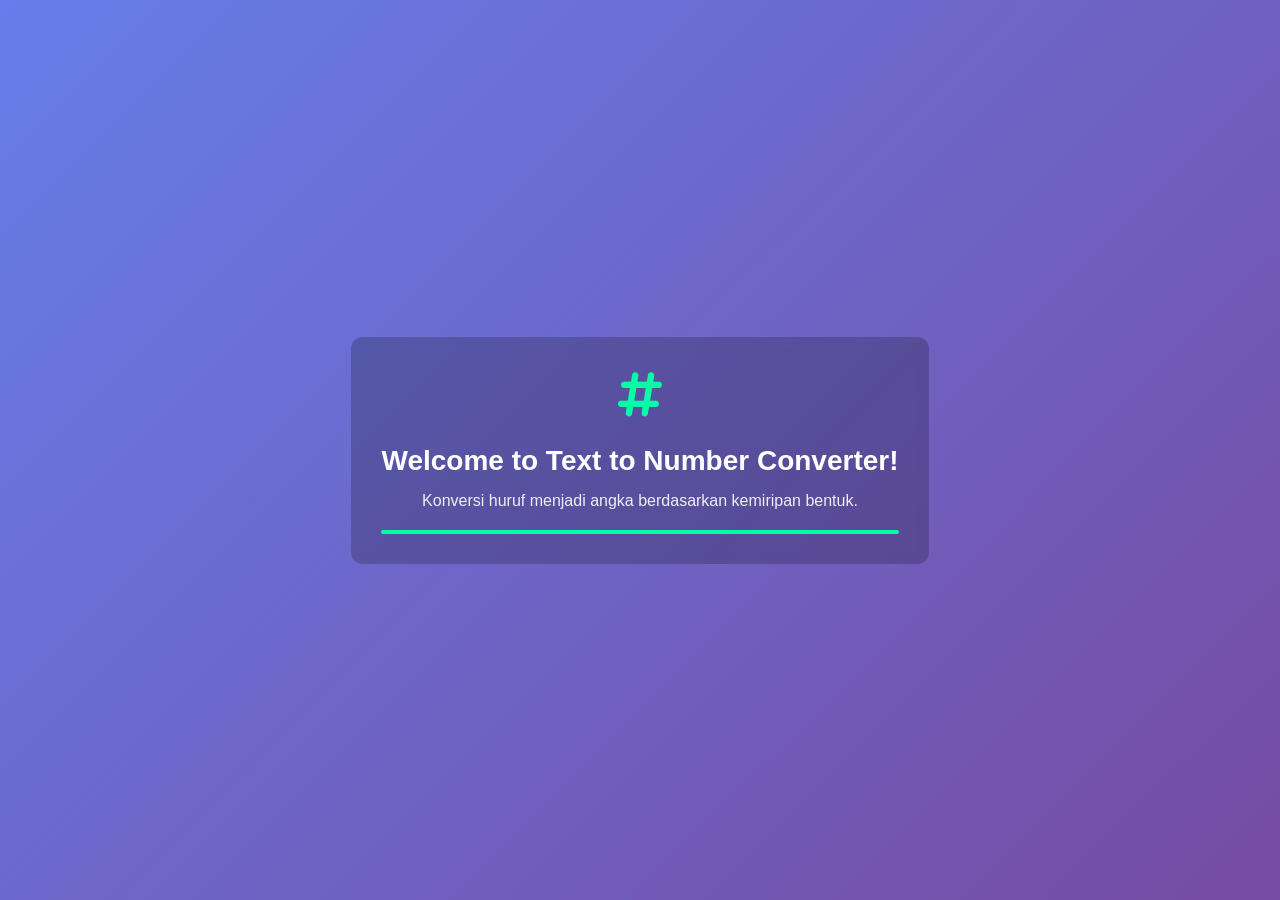
<file: TextToNumber/index.html>
<!DOCTYPE html>
<html lang="en">
<head>
  <meta charset="UTF-8" />
  <meta name="viewport" content="width=device-width, initial-scale=1.0" />
  <title>Text to Number (Leet) Converter</title>
  <link rel="stylesheet" href="https://cdnjs.cloudflare.com/ajax/libs/font-awesome/6.4.0/css/all.min.css">
  <style>
    :root {
      --primary-color: #4361ee;
      --secondary-color: #3f37c9;
      --accent-color: #f72585;
      --success-color: #06ffa5;
      --warning-color: #ffbe0b;
      --danger-color: #fb5607;
      --light-color: #f8f9fa;
      --dark-color: #212529;
      --gray-color: #6c757d;
      --border-radius: 12px;
      --transition: all 0.3s ease;
    }

    * {
      margin: 0;
      padding: 0;
      box-sizing: border-box;
    }

    body {
      font-family: 'Segoe UI', Tahoma, Geneva, Verdana, sans-serif;
      background: linear-gradient(135deg, #667eea 0%, #764ba2 100%);
      min-height: 100vh;
      display: flex;
      justify-content: center;
      align-items: center;
      padding: 15px;
      transition: var(--transition);
    }

    body.dark-mode {
      background: linear-gradient(135deg, #1a1a2e 0%, #16213e 100%);
    }

    .container {
      background: rgba(255, 255, 255, 0.95);
      backdrop-filter: blur(10px);
      border-radius: var(--border-radius);
      width: 100%;
      max-width: 500px;
      box-shadow: 0 8px 32px rgba(0, 0, 0, 0.1);
      padding: 25px;
      transition: var(--transition);
      position: relative;
      overflow: hidden;
    }

    body.dark-mode .container {
      background: rgba(30, 30, 46, 0.95);
      color: #f8f9fa;
    }

    .container::before {
      content: '';
      position: absolute;
      top: 0;
      left: 0;
      right: 0;
      height: 5px;
      background: linear-gradient(90deg, var(--primary-color), var(--accent-color));
    }

    .header {
      display: flex;
      justify-content: space-between;
      align-items: center;
      margin-bottom: 15px;
    }

    h2 {
      color: var(--primary-color);
      font-size: 24px;
      font-weight: 700;
      margin-bottom: 5px;
    }

    body.dark-mode h2 {
      color: var(--success-color);
    }

    .subtitle {
      font-size: 13px;
      color: var(--gray-color);
      margin-top: -5px;
      margin-bottom: 10px;
    }

    .theme-toggle {
      background: none;
      border: none;
      color: var(--primary-color);
      font-size: 18px;
      cursor: pointer;
      transition: var(--transition);
      padding: 8px;
      border-radius: 50%;
      width: 36px;
      height: 36px;
      display: flex;
      align-items: center;
      justify-content: center;
    }

    .theme-toggle:hover {
      background-color: rgba(67, 97, 238, 0.1);
      transform: rotate(15deg);
    }

    body.dark-mode .theme-toggle {
      color: var(--warning-color);
    }

    .input-group {
      margin-bottom: 15px;
    }

    label {
      display: block;
      margin-bottom: 6px;
      font-weight: 600;
      color: var(--dark-color);
      font-size: 14px;
    }

    body.dark-mode label {
      color: #f8f9fa;
    }

    input, textarea, select {
      width: 100%;
      padding: 10px 12px;
      border-radius: var(--border-radius);
      border: 1px solid #ddd;
      font-size: 15px;
      transition: var(--transition);
      background-color: #fff;
      color: var(--dark-color);
    }

    body.dark-mode input, 
    body.dark-mode textarea, 
    body.dark-mode select {
      background-color: rgba(255, 255, 255, 0.1);
      border-color: rgba(255, 255, 255, 0.2);
      color: #f8f9fa;
    }

    input:focus, textarea:focus, select:focus {
      outline: none;
      border-color: var(--primary-color);
      box-shadow: 0 0 0 3px rgba(67, 97, 238, 0.2);
    }

    textarea {
      resize: vertical;
      min-height: 80px;
    }

    .button-group {
      display: flex;
      gap: 8px;
      margin-top: 12px;
    }

    button {
      padding: 10px 15px;
      border: none;
      border-radius: var(--border-radius);
      font-size: 14px;
      font-weight: 600;
      cursor: pointer;
      transition: var(--transition);
      display: flex;
      align-items: center;
      justify-content: center;
      gap: 6px;
    }

    .primary-btn {
      background: var(--primary-color);
      color: white;
      flex: 1;
    }

    .primary-btn:hover {
      background: var(--secondary-color);
      transform: translateY(-2px);
      box-shadow: 0 5px 15px rgba(67, 97, 238, 0.3);
    }

    .secondary-btn {
      background: var(--light-color);
      color: var(--dark-color);
    }

    .secondary-btn:hover {
      background: #e9ecef;
    }

    body.dark-mode .secondary-btn {
      background: rgba(255, 255, 255, 0.1);
      color: #f8f9fa;
    }

    .copy-btn {
      background: var(--success-color);
      color: var(--dark-color);
    }

    .copy-btn:hover {
      background: #00d084;
    }

    .clear-btn {
      background: var(--danger-color);
      color: white;
    }

    .clear-btn:hover {
      background: #e63946;
    }

    .share-btn {
      background: var(--accent-color);
      color: white;
    }

    .share-btn:hover {
      background: #d70466;
    }

    .result-container {
      position: relative;
      margin-bottom: 15px;
    }

    .char-count {
      position: absolute;
      bottom: -18px;
      right: 0;
      font-size: 11px;
      color: var(--gray-color);
    }

    .mapping-breakdown {
      background: var(--light-color);
      padding: 12px;
      border-radius: var(--border-radius);
      margin-top: 15px;
      margin-bottom: 15px;
      font-size: 13px;
      color: var(--dark-color);
      border-left: 4px solid var(--primary-color);
    }

    body.dark-mode .mapping-breakdown {
      background: rgba(255, 255, 255, 0.1);
      color: #f8f9fa;
    }

    .translation {
      background: rgba(67, 97, 238, 0.1);
      padding: 12px;
      border-radius: var(--border-radius);
      margin-top: 15px;
      font-size: 13px;
      color: var(--dark-color);
      border-left: 4px solid var(--accent-color);
    }

    body.dark-mode .translation {
      background: rgba(247, 37, 133, 0.1);
      color: #f8f9fa;
    }

    .hidden {
      display: none;
    }

    .notification {
      position: fixed;
      top: 20px;
      right: 20px;
      background: var(--success-color);
      color: var(--dark-color);
      padding: 12px 18px;
      border-radius: var(--border-radius);
      box-shadow: 0 4px 12px rgba(0, 0, 0, 0.15);
      z-index: 1000;
      opacity: 0;
      transform: translateY(-20px);
      transition: var(--transition);
      display: flex;
      align-items: center;
      gap: 8px;
      font-size: 14px;
    }

    .notification.show {
      opacity: 1;
      transform: translateY(0);
    }

    .tabs {
      display: flex;
      margin-bottom: 15px;
      border-bottom: 1px solid #ddd;
    }

    body.dark-mode .tabs {
      border-color: rgba(255, 255, 255, 0.2);
    }

    .tab {
      padding: 8px 12px;
      cursor: pointer;
      font-weight: 600;
      color: var(--gray-color);
      border-bottom: 2px solid transparent;
      transition: var(--transition);
      font-size: 14px;
    }

    .tab.active {
      color: var(--primary-color);
      border-bottom-color: var(--primary-color);
    }

    body.dark-mode .tab.active {
      color: var(--success-color);
      border-bottom-color: var(--success-color);
    }

    .tab-content {
      display: none;
    }

    .tab-content.active {
      display: block;
    }

    .history-container {
      max-height: 200px;
      overflow-y: auto;
      margin-top: 12px;
    }

    .history-item {
      padding: 10px;
      border-radius: var(--border-radius);
      margin-bottom: 8px;
      background: var(--light-color);
      cursor: pointer;
      transition: var(--transition);
      display: flex;
      justify-content: space-between;
      align-items: center;
    }

    body.dark-mode .history-item {
      background: rgba(255, 255, 255, 0.1);
    }

    .history-item:hover {
      background: #e9ecef;
      transform: translateX(5px);
    }

    body.dark-mode .history-item:hover {
      background: rgba(255, 255, 255, 0.2);
    }

    .history-text {
      flex: 1;
      white-space: nowrap;
      overflow: hidden;
      text-overflow: ellipsis;
      font-size: 14px;
    }

    .history-result {
      font-weight: 600;
      color: var(--primary-color);
      margin-left: 8px;
      font-size: 14px;
    }

    body.dark-mode .history-result {
      color: var(--success-color);
    }

    .delete-history {
      background: none;
      border: none;
      color: var(--danger-color);
      cursor: pointer;
      padding: 5px;
      margin-left: 8px;
    }

    .info-section {
      background: rgba(67, 97, 238, 0.05);
      padding: 12px;
      border-radius: var(--border-radius);
      margin-top: 15px;
      font-size: 13px;
      color: var(--dark-color);
    }

    body.dark-mode .info-section {
      background: rgba(255, 255, 255, 0.05);
      color: #f8f9fa;
    }

    .info-title {
      font-weight: 600;
      margin-bottom: 8px;
      color: var(--primary-color);
      font-size: 14px;
    }

    body.dark-mode .info-title {
      color: var(--success-color);
    }

    .mode-selector {
      display: flex;
      gap: 8px;
      margin-bottom: 12px;
    }

    .mode-option {
      flex: 1;
      padding: 8px;
      text-align: center;
      border-radius: var(--border-radius);
      background: var(--light-color);
      cursor: pointer;
      transition: var(--transition);
      font-size: 13px;
    }

    .mode-option.active {
      background: var(--primary-color);
      color: white;
    }

    body.dark-mode .mode-option {
      background: rgba(255, 255, 255, 0.1);
    }

    body.dark-mode .mode-option.active {
      background: var(--success-color);
      color: var(--dark-color);
    }

    /* Intro Screen Styles */
    .intro-overlay {
      position: fixed;
      top: 0;
      left: 0;
      width: 100%;
      height: 100%;
      background: linear-gradient(135deg, #667eea 0%, #764ba2 100%);
      display: flex;
      justify-content: center;
      align-items: center;
      z-index: 9999;
      opacity: 1;
      transition: opacity 0.5s ease;
    }

    body.dark-mode .intro-overlay {
      background: linear-gradient(135deg, #1a1a2e 0%, #16213e 100%);
    }

    .intro-content {
      text-align: center;
      color: white;
      padding: 30px;
      border-radius: var(--border-radius);
      background: rgba(0, 0, 0, 0.2);
      backdrop-filter: blur(5px);
      max-width: 80%;
      animation: fadeInScale 0.8s ease;
    }

    .intro-title {
      font-size: 28px;
      margin-bottom: 15px;
      font-weight: 700;
    }

    .intro-subtitle {
      font-size: 16px;
      margin-bottom: 20px;
      opacity: 0.9;
    }

    .intro-icon {
      font-size: 50px;
      margin-bottom: 20px;
      color: var(--success-color);
    }

    .intro-progress {
      width: 100%;
      height: 4px;
      background: rgba(255, 255, 255, 0.2);
      border-radius: 2px;
      overflow: hidden;
      margin-top: 20px;
    }

    .intro-progress-bar {
      height: 100%;
      background: var(--success-color);
      width: 0;
      animation: progressAnimation 2s ease forwards;
    }

    @keyframes fadeInScale {
      from {
        opacity: 0;
        transform: scale(0.8);
      }
      to {
        opacity: 1;
        transform: scale(1);
      }
    }

    @keyframes progressAnimation {
      to {
        width: 100%;
      }
    }

    /* New Styles for Additional Features */
    .template-container {
      display: flex;
      flex-wrap: wrap;
      gap: 8px;
      margin-top: 10px;
    }

    .template-item {
      padding: 6px 10px;
      background: var(--light-color);
      border-radius: 20px;
      font-size: 12px;
      cursor: pointer;
      transition: var(--transition);
      display: flex;
      align-items: center;
      gap: 5px;
    }

    body.dark-mode .template-item {
      background: rgba(255, 255, 255, 0.1);
    }

    .template-item:hover {
      background: var(--primary-color);
      color: white;
    }

    .template-item i {
      font-size: 10px;
    }

    .stats-container {
      display: grid;
      grid-template-columns: repeat(2, 1fr);
      gap: 10px;
      margin-top: 15px;
    }

    .stat-card {
      background: var(--light-color);
      padding: 10px;
      border-radius: var(--border-radius);
      text-align: center;
    }

    body.dark-mode .stat-card {
      background: rgba(255, 255, 255, 0.1);
    }

    .stat-value {
      font-size: 18px;
      font-weight: 700;
      color: var(--primary-color);
    }

    body.dark-mode .stat-value {
      color: var(--success-color);
    }

    .stat-label {
      font-size: 11px;
      color: var(--gray-color);
      margin-top: 3px;
    }

    .custom-mapping-container {
      margin-top: 15px;
    }

    .custom-mapping-row {
      display: flex;
      gap: 8px;
      margin-bottom: 8px;
      align-items: center;
    }

    .custom-mapping-input {
      flex: 1;
    }

    .remove-mapping-btn {
      background: var(--danger-color);
      color: white;
      border: none;
      border-radius: 50%;
      width: 24px;
      height: 24px;
      display: flex;
      align-items: center;
      justify-content: center;
      cursor: pointer;
    }

    .add-mapping-btn {
      background: var(--success-color);
      color: var(--dark-color);
      border: none;
      border-radius: var(--border-radius);
      padding: 6px 12px;
      cursor: pointer;
      font-size: 12px;
      margin-top: 5px;
    }

    .batch-container {
      margin-top: 15px;
    }

    .batch-item {
      display: flex;
      gap: 8px;
      margin-bottom: 8px;
      align-items: center;
    }

    .batch-input {
      flex: 1;
    }

    .batch-result {
      flex: 1;
      background: var(--light-color);
      padding: 8px;
      border-radius: var(--border-radius);
      font-size: 13px;
    }

    body.dark-mode .batch-result {
      background: rgba(255, 255, 255, 0.1);
    }

    .remove-batch-btn {
      background: var(--danger-color);
      color: white;
      border: none;
      border-radius: 50%;
      width: 24px;
      height: 24px;
      display: flex;
      align-items: center;
      justify-content: center;
      cursor: pointer;
    }

    .add-batch-btn {
      background: var(--success-color);
      color: var(--dark-color);
      border: none;
      border-radius: var(--border-radius);
      padding: 6px 12px;
      cursor: pointer;
      font-size: 12px;
      margin-top: 5px;
    }

    .share-options {
      position: absolute;
      top: 100%;
      right: 0;
      background: white;
      border-radius: var(--border-radius);
      box-shadow: 0 4px 12px rgba(0, 0, 0, 0.15);
      padding: 10px;
      z-index: 100;
      display: none;
    }

    body.dark-mode .share-options {
      background: var(--dark-color);
    }

    .share-options.show {
      display: block;
    }

    .share-option {
      display: flex;
      align-items: center;
      gap: 8px;
      padding: 8px;
      cursor: pointer;
      border-radius: 6px;
      transition: var(--transition);
    }

    .share-option:hover {
      background: var(--light-color);
    }

    body.dark-mode .share-option:hover {
      background: rgba(255, 255, 255, 0.1);
    }

    .presentation-mode {
      position: fixed;
      top: 0;
      left: 0;
      width: 100%;
      height: 100%;
      background: var(--dark-color);
      color: white;
      display: none;
      flex-direction: column;
      justify-content: center;
      align-items: center;
      z-index: 9999;
      padding: 20px;
    }

    .presentation-mode.active {
      display: flex;
    }

    .presentation-content {
      max-width: 800px;
      width: 100%;
      text-align: center;
    }

    .presentation-output {
      font-size: 3rem;
      margin-bottom: 20px;
      word-break: break-all;
    }

    .presentation-input {
      font-size: 1.5rem;
      margin-bottom: 30px;
      opacity: 0.8;
    }

    .presentation-close {
      position: absolute;
      top: 20px;
      right: 20px;
      background: none;
      border: none;
      color: white;
      font-size: 24px;
      cursor: pointer;
    }

    .clipboard-monitor {
      position: fixed;
      bottom: 20px;
      right: 20px;
      background: var(--primary-color);
      color: white;
      padding: 10px 15px;
      border-radius: var(--border-radius);
      cursor: pointer;
      display: none;
      align-items: center;
      gap: 8px;
      z-index: 100;
    }

    .clipboard-monitor.active {
      display: flex;
    }

    .reverse-mode-selector {
      display: flex;
      gap: 8px;
      margin-bottom: 12px;
    }

    /* Token Display */
    .token-display {
      position: fixed;
      top: 20px;
      right: 20px;
      background: rgba(255, 255, 255, 0.9);
      backdrop-filter: blur(10px);
      padding: 10px 15px;
      border-radius: var(--border-radius);
      box-shadow: 0 4px 12px rgba(0, 0, 0, 0.15);
      display: flex;
      align-items: center;
      gap: 8px;
      z-index: 1000;
      font-weight: 600;
      color: var(--primary-color);
    }

    body.dark-mode .token-display {
      background: rgba(30, 30, 46, 0.9);
      color: var(--success-color);
    }

    .token-icon {
      font-size: 18px;
    }

    .token-count {
      font-size: 16px;
    }

    .token-reset {
      font-size: 12px;
      opacity: 0.8;
    }

    /* Confirmation Modal */
    .confirm-modal {
      position: fixed;
      top: 0;
      left: 0;
      width: 100%;
      height: 100%;
      background: rgba(0, 0, 0, 0.5);
      display: none;
      justify-content: center;
      align-items: center;
      z-index: 2000;
    }

    .confirm-modal.active {
      display: flex;
    }

    .confirm-content {
      background: white;
      border-radius: var(--border-radius);
      padding: 25px;
      width: 90%;
      max-width: 400px;
      text-align: center;
      animation: modalFadeIn 0.3s ease;
    }

    body.dark-mode .confirm-content {
      background: rgba(30, 30, 46, 0.95);
      color: #f8f9fa;
    }

    @keyframes modalFadeIn {
      from {
        opacity: 0;
        transform: translateY(-30px);
      }
      to {
        opacity: 1;
        transform: translateY(0);
      }
    }

    .confirm-title {
      font-size: 20px;
      margin-bottom: 15px;
      color: var(--primary-color);
    }

    body.dark-mode .confirm-title {
      color: var(--success-color);
    }

    .confirm-message {
      margin-bottom: 20px;
      font-size: 16px;
    }

    .confirm-buttons {
      display: flex;
      gap: 10px;
      justify-content: center;
    }

    .confirm-btn {
      padding: 10px 20px;
      border: none;
      border-radius: var(--border-radius);
      font-size: 14px;
      font-weight: 600;
      cursor: pointer;
      transition: var(--transition);
    }

    .confirm-yes {
      background: var(--success-color);
      color: var(--dark-color);
    }

    .confirm-yes:hover {
      background: #00d084;
    }

    .confirm-no {
      background: var(--danger-color);
      color: white;
    }

    .confirm-no:hover {
      background: #e63946;
    }

    /* Loading Screen */
    .loading-overlay {
      position: fixed;
      top: 0;
      left: 0;
      width: 100%;
      height: 100%;
      background: rgba(0, 0, 0, 0.7);
      backdrop-filter: blur(5px);
      display: none;
      justify-content: center;
      align-items: center;
      z-index: 3000;
    }

    .loading-overlay.active {
      display: flex;
    }

    .loading-content {
      text-align: center;
      color: white;
    }

    .loading-spinner {
      width: 60px;
      height: 60px;
      border: 5px solid rgba(255, 255, 255, 0.3);
      border-top: 5px solid white;
      border-radius: 50%;
      animation: spin 1s linear infinite;
      margin: 0 auto 20px;
    }

    @keyframes spin {
      0% { transform: rotate(0deg); }
      100% { transform: rotate(360deg); }
    }

    .loading-text {
      font-size: 18px;
      margin-bottom: 10px;
    }

    .loading-progress {
      width: 200px;
      height: 4px;
      background: rgba(255, 255, 255, 0.3);
      border-radius: 2px;
      overflow: hidden;
      margin: 0 auto;
    }

    .loading-progress-bar {
      height: 100%;
      background: white;
      width: 0;
      animation: progressAnimation var(--duration) linear forwards;
    }

    @media (max-width: 576px) {
      .container {
        padding: 15px;
      }
      
      h2 {
        font-size: 20px;
      }
      
      .subtitle {
        font-size: 12px;
      }
      
      .button-group {
        flex-direction: column;
      }
      
      button {
        padding: 12px;
      }
      
      .intro-title {
        font-size: 24px;
      }
      
      .intro-subtitle {
        font-size: 14px;
      }

      .stats-container {
        grid-template-columns: 1fr;
      }

      .presentation-output {
        font-size: 2rem;
      }

      .token-display {
        top: 10px;
        right: 10px;
        padding: 8px 12px;
      }
    }
  </style>
</head>
<body>
  <!-- Intro Screen -->
  <div class="intro-overlay" id="introOverlay">
    <div class="intro-content">
      <div class="intro-icon">
        <i class="fas fa-hashtag"></i>
      </div>
      <h1 class="intro-title">Welcome to Text to Number Converter!</h1>
      <p class="intro-subtitle">Konversi huruf menjadi angka berdasarkan kemiripan bentuk.</p>
      <div class="intro-progress">
        <div class="intro-progress-bar"></div>
      </div>
    </div>
  </div>

  <!-- Token Display -->
  <div class="token-display" id="tokenDisplay">
    <i class="fas fa-coins token-icon"></i>
    <span class="token-count" id="tokenCount">50</span>
    <span class="token-reset" id="tokenReset">3:00:00</span>
  </div>

  <div class="container">
    <div class="header">
      <div>
        <h2>Text to Number Converter</h2>
        <p class="subtitle">Konversi huruf menjadi angka berdasarkan kemiripan bentuk.</p>
      </div>
      <button class="theme-toggle" id="themeToggle" title="Toggle Dark Mode">
        <i class="fas fa-moon"></i>
      </button>
    </div>

    <div class="tabs">
      <div class="tab active" data-tab="converter">Converter</div>
      <div class="tab" data-tab="reverse">Reverse</div>
      <div class="tab" data-tab="history">History</div>
      <div class="tab" data-tab="templates">Templates</div>
      <div class="tab" data-tab="stats">Stats</div>
      <div class="tab" data-tab="settings">Settings</div>
    </div>

    <div class="tab-content active" id="converter">
      <div class="input-group">
        <label for="inputText">Enter text:</label>
        <input id="inputText" placeholder="Type here..." />
        <p style="font-size:12px;color:#666;margin-top:-5px;margin-bottom:8px;">Contoh: hello, selamat, zeli, random text...</p>
        <button id="generateBtn" class="primary-btn" onclick="showConfirmModal()">
          <i class="fas fa-magic"></i> Generate
        </button>
      </div>

      <div class="input-group">
        <label for="conversionMode">Conversion Mode:</label>
        <div class="mode-selector">
          <div class="mode-option active" data-mode="standard">Standard</div>
          <div class="mode-option" data-mode="advanced">Advanced</div>
          <div class="mode-option" data-mode="minimal">Minimal</div>
          <div class="mode-option" data-mode="custom">Custom</div>
        </div>
      </div>

      <div class="input-group">
        <label for="output">Result:</label>
        <div class="result-container">
          <textarea id="output" rows="4" readonly></textarea>
          <div class="char-count" id="charCount">0 characters</div>
        </div>
        <div class="button-group">
          <button id="copyBtn" class="copy-btn hidden" onclick="copyResult()">
            <i class="fas fa-copy"></i> Copy
          </button>
          <button id="shareBtn" class="share-btn hidden" onclick="toggleShareOptions()">
            <i class="fas fa-share"></i> Share
          </button>
          <button id="presentBtn" class="secondary-btn hidden" onclick="openPresentationMode()">
            <i class="fas fa-expand"></i> Present
          </button>
          <button id="clearBtn" class="clear-btn hidden" onclick="clearText()">
            <i class="fas fa-trash"></i> Clear
          </button>
        </div>
        <div class="share-options" id="shareOptions">
          <div class="share-option" onclick="shareToSocial('twitter')">
            <i class="fab fa-twitter"></i> Twitter
          </div>
          <div class="share-option" onclick="shareToSocial('facebook')">
            <i class="fab fa-facebook"></i> Facebook
          </div>
          <div class="share-option" onclick="shareToSocial('whatsapp')">
            <i class="fab fa-whatsapp"></i> WhatsApp
          </div>
          <div class="share-option" onclick="downloadAsFile()">
            <i class="fas fa-download"></i> Download as file
          </div>
        </div>
      </div>

      <div id="mappingBreakdown" class="mapping-breakdown hidden"></div>

      <div id="translation" class="translation hidden">
        <strong>Terjemahan:</strong>
        <div id="translationText"></div>
      </div>
    </div>

    <div class="tab-content" id="reverse">
      <div class="input-group">
        <label for="reverseInput">Enter numbers:</label>
        <input id="reverseInput" placeholder="Type numbers here..." oninput="reverseConvert()" />
        <p style="font-size:12px;color:#666;margin-top:-5px;margin-bottom:8px;">Contoh: h3110, 53140747, 21611...</p>
      </div>

      <div class="input-group">
        <label for="reverseMode">Reverse Mode:</label>
        <div class="reverse-mode-selector">
          <div class="mode-option active" data-reverse-mode="standard">Standard</div>
          <div class="mode-option" data-reverse-mode="advanced">Advanced</div>
          <div class="mode-option" data-reverse-mode="minimal">Minimal</div>
          <div class="mode-option" data-reverse-mode="custom">Custom</div>
        </div>
      </div>

      <div class="input-group">
        <label for="reverseOutput">Result:</label>
        <div class="result-container">
          <textarea id="reverseOutput" rows="4" readonly></textarea>
          <div class="char-count" id="reverseCharCount">0 characters</div>
        </div>
        <div class="button-group">
          <button id="reverseCopyBtn" class="copy-btn hidden" onclick="copyReverseResult()">
            <i class="fas fa-copy"></i> Copy
          </button>
          <button id="reverseClearBtn" class="clear-btn hidden" onclick="clearReverseText()">
            <i class="fas fa-trash"></i> Clear
          </button>
        </div>
      </div>
    </div>

    <div class="tab-content" id="history">
      <div class="button-group">
        <button id="clearHistoryBtn" class="clear-btn" onclick="clearHistory()">
          <i class="fas fa-trash"></i> Clear History
        </button>
        <button id="exportHistoryBtn" class="secondary-btn" onclick="exportHistory()">
          <i class="fas fa-download"></i> Export
        </button>
      </div>
      <div class="history-container" id="historyContainer">
        <!-- History items will be added here -->
      </div>
    </div>

    <div class="tab-content" id="templates">
      <div class="input-group">
        <label>Quick Templates:</label>
        <div class="template-container" id="templateContainer">
          <div class="template-item" onclick="useTemplate('hello')">
            hello <i class="fas fa-arrow-right"></i> h3110
          </div>
          <div class="template-item" onclick="useTemplate('selamat')">
            selamat <i class="fas fa-arrow-right"></i> 53140747
          </div>
          <div class="template-item" onclick="useTemplate('zeli')">
            zeli <i class="fas fa-arrow-right"></i> 21611
          </div>
        </div>
      </div>
      <div class="input-group">
        <label>Add New Template:</label>
        <div class="custom-mapping-row">
          <input type="text" id="newTemplateText" class="custom-mapping-input" placeholder="Text">
          <button class="add-mapping-btn" onclick="addTemplate()">
            <i class="fas fa-plus"></i> Add
          </button>
        </div>
      </div>
    </div>

    <div class="tab-content" id="stats">
      <div class="stats-container">
        <div class="stat-card">
          <div class="stat-value" id="totalConversions">0</div>
          <div class="stat-label">Total Conversions</div>
        </div>
        <div class="stat-card">
          <div class="stat-value" id="totalCharacters">0</div>
          <div class="stat-label">Total Characters</div>
        </div>
        <div class="stat-card">
          <div class="stat-value" id="mostUsedChar">-</div>
          <div class="stat-label">Most Used Character</div>
        </div>
        <div class="stat-card">
          <div class="stat-value" id="favoriteMode">Standard</div>
          <div class="stat-label">Favorite Mode</div>
        </div>
      </div>
    </div>

    <div class="tab-content" id="settings">
      <div class="input-group">
        <label>Custom Mapping:</label>
        <div class="custom-mapping-container" id="customMappingContainer">
          <!-- Custom mapping rows will be added here -->
        </div>
        <button class="add-mapping-btn" onclick="addCustomMapping()">
          <i class="fas fa-plus"></i> Add Mapping
        </button>
        <button class="primary-btn" onclick="saveCustomMapping()" style="margin-top: 8px;">
          <i class="fas fa-save"></i> Save
        </button>
      </div>
      <div class="input-group">
        <label>Batch Conversion:</label>
        <div class="batch-container" id="batchContainer">
          <!-- Batch items will be added here -->
        </div>
        <button class="add-batch-btn" onclick="addBatchItem()">
          <i class="fas fa-plus"></i> Add Item
        </button>
        <button class="primary-btn" onclick="processBatch()" style="margin-top: 8px;">
          <i class="fas fa-play"></i> Process Batch
        </button>
      </div>
      <div class="input-group">
        <label>Clipboard Monitor:</label>
        <div class="button-group">
          <button id="clipboardToggle" class="secondary-btn" onclick="toggleClipboardMonitor()">
            <i class="fas fa-clipboard"></i> Enable
          </button>
        </div>
      </div>
    </div>

    <div class="info-section">
      <div class="info-title">Mapping (A-Z → Angka):</div>
      <div id="mappingInfo">
        A→4, B→8, C→01, D→02, E→3, F→03, G→6, H→04, I→1, L→1, O→0, S→5, T→7, Z→2<br>
        Huruf lain memakai angka unik 2 digit.
      </div>
      <div class="info-title" style="margin-top: 12px;">Contoh:</div>
      <div>
        hello → h3110<br>
        selamat → 53140747<br>
        zeli → 21611
      </div>
    </div>
  </div>

  <div id="notification" class="notification">
    <i class="fas fa-check-circle"></i>
    <span id="notificationText">Success!</span>
  </div>

  <!-- Confirmation Modal -->
  <div class="confirm-modal" id="confirmModal">
    <div class="confirm-content">
      <h3 class="confirm-title">Konfirmasi Penggunaan Token</h3>
      <p class="confirm-message">Apakah Anda yakin ingin menggunakan 2 token untuk konversi ini?</p>
      <div class="confirm-buttons">
        <button class="confirm-btn confirm-yes" onclick="confirmGenerate()">Ya</button>
        <button class="confirm-btn confirm-no" onclick="cancelGenerate()">Tidak</button>
      </div>
    </div>
  </div>

  <!-- Loading Screen -->
  <div class="loading-overlay" id="loadingOverlay">
    <div class="loading-content">
      <div class="loading-spinner"></div>
      <p class="loading-text">Sedang memproses konversi...</p>
      <div class="loading-progress">
        <div class="loading-progress-bar" id="loadingProgressBar"></div>
      </div>
    </div>
  </div>

  <!-- Presentation Mode -->
  <div class="presentation-mode" id="presentationMode">
    <button class="presentation-close" onclick="closePresentationMode()">
      <i class="fas fa-times"></i>
    </button>
    <div class="presentation-content">
      <div class="presentation-output" id="presentationOutput"></div>
      <div class="presentation-input" id="presentationInput"></div>
    </div>
  </div>

  <!-- Clipboard Monitor -->
  <div class="clipboard-monitor" id="clipboardMonitor" onclick="convertClipboard()">
    <i class="fas fa-clipboard"></i> Convert Clipboard
  </div>

  <script>
    // Token Management
    let tokenData = {
      count: 50,
      lastReset: Date.now(),
      isLoggedIn: false,
      user: null
    };

    // Initialize token system
    function initTokenSystem() {
      // Check if token data exists in localStorage
      const savedTokenData = localStorage.getItem('tokenData');
      if (savedTokenData) {
        tokenData = JSON.parse(savedTokenData);
      }
      
      // Check if tokens need to be reset
      checkTokenReset();
      
      // Update UI
      updateTokenDisplay();
      
      // Check if user is logged in
      if (tokenData.isLoggedIn) {
        showUserMenu();
      }
      
      // Start token countdown
      startTokenCountdown();
    }

    // Check if tokens need to be reset
    function checkTokenReset() {
      const now = Date.now();
      const resetTime = tokenData.isLoggedIn ? 2.5 * 60 * 60 * 1000 : 3 * 60 * 60 * 1000; // 2.5 hours for logged-in, 3 hours for guests
      
      if (now - tokenData.lastReset >= resetTime) {
        tokenData.count = tokenData.isLoggedIn ? 100 : 50;
        tokenData.lastReset = now;
        saveTokenData();
      }
    }

    // Save token data to localStorage
    function saveTokenData() {
      localStorage.setItem('tokenData', JSON.stringify(tokenData));
    }

    // Update token display
    function updateTokenDisplay() {
      document.getElementById('tokenCount').textContent = tokenData.count;
    }

    // Start token countdown
    function startTokenCountdown() {
      setInterval(() => {
        const now = Date.now();
        const resetTime = tokenData.isLoggedIn ? 2.5 * 60 * 60 * 1000 : 3 * 60 * 60 * 1000;
        const timeUntilReset = resetTime - (now - tokenData.lastReset);
        
        if (timeUntilReset <= 0) {
          checkTokenReset();
          updateTokenDisplay();
        } else {
          const hours = Math.floor(timeUntilReset / (60 * 60 * 1000));
          const minutes = Math.floor((timeUntilReset % (60 * 60 * 1000)) / (60 * 1000));
          const seconds = Math.floor((timeUntilReset % (60 * 1000)) / 1000);
          
          document.getElementById('tokenReset').textContent = 
            `${hours}:${minutes.toString().padStart(2, '0')}:${seconds.toString().padStart(2, '0')}`;
        }
      }, 1000);
    }

    // Use tokens
    function useTokens(amount) {
      if (tokenData.count >= amount) {
        tokenData.count -= amount;
        saveTokenData();
        updateTokenDisplay();
        return true;
      } else {
        showNotification('Token tidak cukup! Silakan tunggu reset token berikutnya.');
        return false;
      }
    }

    // Show confirmation modal
    function showConfirmModal() {
      const inputText = document.getElementById("inputText").value.trim();
      if (!inputText) {
        showNotification("Silakan masukkan teks terlebih dahulu!");
        return;
      }
      
      document.getElementById('confirmModal').classList.add('active');
    }

    // Confirm generate
    function confirmGenerate() {
      document.getElementById('confirmModal').classList.remove('active');
      
      // Use 2 tokens
      if (!useTokens(2)) {
        return;
      }
      
      // Calculate loading duration based on text length
      const inputText = document.getElementById("inputText").value;
      const textLength = inputText.length;
      
      // Random duration between 6-20 seconds, shorter for shorter text
      const minDuration = 6;
      const maxDuration = 20;
      const durationFactor = Math.min(textLength / 100, 1); // Normalize text length
      const duration = minDuration + (maxDuration - minDuration) * durationFactor;
      
      // Show loading screen
      showLoadingScreen(duration);
      
      // Simulate processing time
      setTimeout(() => {
        // Hide loading screen
        hideLoadingScreen();
        
        // Perform conversion
        convert();
        
        showNotification("Konversi berhasil!");
      }, duration * 1000);
    }

    // Cancel generate
    function cancelGenerate() {
      document.getElementById('confirmModal').classList.remove('active');
    }

    // Show loading screen
    function showLoadingScreen(duration) {
      const loadingOverlay = document.getElementById('loadingOverlay');
      const progressBar = document.getElementById('loadingProgressBar');
      
      // Set duration for progress bar animation
      progressBar.style.setProperty('--duration', `${duration}s`);
      
      loadingOverlay.classList.add('active');
    }

    // Hide loading screen
    function hideLoadingScreen() {
      document.getElementById('loadingOverlay').classList.remove('active');
    }

    // Standard mapping
    const standardMap = {
      a: "4",  b: "8",  c: "01", d: "02", e: "3",  f: "03",
      g: "6",  h: "04", i: "1",  j: "05", k: "06", l: "1",
      m: "07", n: "08", o: "0",  p: "09", q: "10", r: "11",
      s: "5",  t: "7",  u: "12", v: "13", w: "14", x: "15",
      y: "16", z: "2"
    };

    // Advanced mapping (more leet speak variations)
    const advancedMap = {
      a: "4",  b: "8",  c: "(", d: "|)", e: "3",  f: "ph",
      g: "6",  h: "#", i: "1",  j: "7", k: "|<", l: "1",
      m: "/\\/\\", n: "|\\|", o: "0", p: "|D", q: "(_,)", r: "|2",
      s: "5",  t: "7",  u: "(_)", v: "\\/", w: "\\/\\/", x: "><",
      y: "`/", z: "2"
    };

    // Minimal mapping (only most common leet replacements)
    const minimalMap = {
      a: "4", e: "3", i: "1", o: "0", s: "5", t: "7", z: "2"
    };

    // Custom mapping (user-defined)
    let customMap = JSON.parse(localStorage.getItem('customMap')) || {};

    // Templates
    let templates = JSON.parse(localStorage.getItem('templates')) || [
      { text: "hello", result: "h3110" },
      { text: "selamat", result: "53140747" },
      { text: "zeli", result: "21611" }
    ];

    // Statistics
    let stats = JSON.parse(localStorage.getItem('stats')) || {
      totalConversions: 0,
      totalCharacters: 0,
      characterUsage: {},
      modeUsage: { standard: 0, advanced: 0, minimal: 0, custom: 0 }
    };

    // Current modes
    let currentMode = 'standard';
    let currentReverseMode = 'standard';
    let conversionHistory = JSON.parse(localStorage.getItem('conversionHistory')) || [];
    let clipboardMonitorActive = false;
    let lastClipboardContent = "";

    // Initialize
    document.addEventListener('DOMContentLoaded', function() {
      // Initialize token system
      initTokenSystem();
      
      // Show intro screen
      const introOverlay = document.getElementById('introOverlay');
      
      // Hide intro after 2.5 seconds
      setTimeout(() => {
        introOverlay.style.opacity = '0';
        setTimeout(() => {
          introOverlay.style.display = 'none';
        }, 500);
      }, 2500);
      
      // Check for saved theme preference
      if (localStorage.getItem('theme') === 'dark') {
        document.body.classList.add('dark-mode');
        document.getElementById('themeToggle').innerHTML = '<i class="fas fa-sun"></i>';
      }

      // Load history
      loadHistory();
      
      // Load templates
      loadTemplates();
      
      // Load stats
      updateStats();
      
      // Load custom mapping
      loadCustomMapping();
      
      // Initialize batch container with one item
      addBatchItem();

      // Set up event listeners
      document.querySelectorAll('.tab').forEach(tab => {
        tab.addEventListener('click', function() {
          document.querySelectorAll('.tab').forEach(t => t.classList.remove('active'));
          document.querySelectorAll('.tab-content').forEach(c => c.classList.remove('active'));
          
          this.classList.add('active');
          document.getElementById(this.dataset.tab).classList.add('active');
        });
      });

      document.querySelectorAll('[data-mode]').forEach(option => {
        option.addEventListener('click', function() {
          document.querySelectorAll('[data-mode]').forEach(o => o.classList.remove('active'));
          this.classList.add('active');
          currentMode = this.dataset.mode;
        });
      });

      document.querySelectorAll('[data-reverse-mode]').forEach(option => {
        option.addEventListener('click', function() {
          document.querySelectorAll('[data-reverse-mode]').forEach(o => o.classList.remove('active'));
          this.classList.add('active');
          currentReverseMode = this.dataset.reverseMode;
          reverseConvert(); // Re-convert with new mode
        });
      });

      document.getElementById('themeToggle').addEventListener('click', function() {
        document.body.classList.toggle('dark-mode');
        const isDark = document.body.classList.contains('dark-mode');
        this.innerHTML = isDark ? '<i class="fas fa-sun"></i>' : '<i class="fas fa-moon"></i>';
        localStorage.setItem('theme', isDark ? 'dark' : 'light');
      });
      
      // Close share options when clicking outside
      document.addEventListener('click', function(e) {
        const shareOptions = document.getElementById('shareOptions');
        const shareBtn = document.getElementById('shareBtn');
        
        if (!shareOptions.contains(e.target) && e.target !== shareBtn) {
          shareOptions.classList.remove('show');
        }
      });
    });

    function getMap() {
      switch (currentMode) {
        case 'advanced':
          return advancedMap;
        case 'minimal':
          return minimalMap;
        case 'custom':
          return { ...standardMap, ...customMap };
        default:
          return standardMap;
      }
    }

    function getReverseMap() {
      let map;
      switch (currentReverseMode) {
        case 'advanced':
          map = advancedMap;
          break;
        case 'minimal':
          map = minimalMap;
          break;
        case 'custom':
          map = { ...standardMap, ...customMap };
          break;
        default:
          map = standardMap;
      }
      
      // Create reverse mapping
      const reverseMap = {};
      for (const key in map) {
        reverseMap[map[key]] = key;
      }
      
      return reverseMap;
    }

    function convert() {
      const text = document.getElementById("inputText").value.toLowerCase();
      let result = "";
      let mappingBreakdown = [];
      const map = getMap();
      
      for (const c of text) {
        const mappedValue = map[c] ?? c;
        result += mappedValue;
        
        // Add to mapping breakdown
        if (map[c]) {
          mappingBreakdown.push(`${c} > ${mappedValue}`);
        } else {
          mappingBreakdown.push(`${c} > ${c}`);
        }
      }
      
      document.getElementById("output").value = result;
      document.getElementById("charCount").textContent = `${result.length} characters`;
      
      // Show/hide elements based on whether there's input
      if (text) {
        document.getElementById("copyBtn").classList.remove("hidden");
        document.getElementById("shareBtn").classList.remove("hidden");
        document.getElementById("presentBtn").classList.remove("hidden");
        document.getElementById("clearBtn").classList.remove("hidden");
        document.getElementById("mappingBreakdown").classList.remove("hidden");
        document.getElementById("translation").classList.remove("hidden");
        
        // Display mapping breakdown
        document.getElementById("mappingBreakdown").innerHTML = 
          "<strong>Rincian Konversi:</strong><br>" + mappingBreakdown.join(", ");
        
        // Display translation (original text)
        document.getElementById("translationText").textContent = text;
        
        // Add to history
        addToHistory(text, result);
        
        // Update stats
        updateConversionStats(text, result);
      } else {
        document.getElementById("copyBtn").classList.add("hidden");
        document.getElementById("shareBtn").classList.add("hidden");
        document.getElementById("presentBtn").classList.add("hidden");
        document.getElementById("clearBtn").classList.add("hidden");
        document.getElementById("mappingBreakdown").classList.add("hidden");
        document.getElementById("translation").classList.add("hidden");
      }
    }
    
    function reverseConvert() {
      const text = document.getElementById("reverseInput").value.toLowerCase();
      let result = "";
      let i = 0;
      
      // Get appropriate reverse map based on selected mode
      const reverseMap = getReverseMap();
      
      // Sort keys by length (longest first) to handle multi-character mappings
      const sortedKeys = Object.keys(reverseMap).sort((a, b) => b.length - a.length);
      
      while (i < text.length) {
        let found = false;
        
        // Try to match longest possible mapping first
        for (const key of sortedKeys) {
          if (text.substring(i, i + key.length) === key) {
            result += reverseMap[key];
            i += key.length;
            found = true;
            break;
          }
        }
        
        if (!found) {
          result += text[i];
          i++;
        }
      }
      
      document.getElementById("reverseOutput").value = result;
      document.getElementById("reverseCharCount").textContent = `${result.length} characters`;
      
      // Show/hide elements based on whether there's input
      if (text) {
        document.getElementById("reverseCopyBtn").classList.remove("hidden");
        document.getElementById("reverseClearBtn").classList.remove("hidden");
      } else {
        document.getElementById("reverseCopyBtn").classList.add("hidden");
        document.getElementById("reverseClearBtn").classList.add("hidden");
      }
    }
    
    function copyResult() {
      const output = document.getElementById("output");
      output.select();
      document.execCommand("copy");
      
      // Show notification
      showNotification("Copied to clipboard!");
    }
    
    function copyReverseResult() {
      const output = document.getElementById("reverseOutput");
      output.select();
      document.execCommand("copy");
      
      // Show notification
      showNotification("Copied to clipboard!");
    }
    
    function clearText() {
      document.getElementById("inputText").value = "";
      document.getElementById("output").value = "";
      document.getElementById("charCount").textContent = "0 characters";
      document.getElementById("copyBtn").classList.add("hidden");
      document.getElementById("shareBtn").classList.add("hidden");
      document.getElementById("presentBtn").classList.add("hidden");
      document.getElementById("clearBtn").classList.add("hidden");
      document.getElementById("mappingBreakdown").classList.add("hidden");
      document.getElementById("translation").classList.add("hidden");
    }
    
    function clearReverseText() {
      document.getElementById("reverseInput").value = "";
      document.getElementById("reverseOutput").value = "";
      document.getElementById("reverseCharCount").textContent = "0 characters";
      document.getElementById("reverseCopyBtn").classList.add("hidden");
      document.getElementById("reverseClearBtn").classList.add("hidden");
    }
    
    function showNotification(message) {
      const notification = document.getElementById("notification");
      document.getElementById("notificationText").textContent = message;
      notification.classList.add("show");
      
      // Hide notification after 3 seconds
      setTimeout(() => {
        notification.classList.remove("show");
      }, 3000);
    }
    
    function addToHistory(original, converted) {
      // Check if this conversion already exists in history
      const exists = conversionHistory.some(item => 
        item.original === original && item.converted === converted
      );
      
      if (!exists) {
        conversionHistory.unshift({
          original,
          converted,
          timestamp: new Date().toISOString()
        });
        
        // Keep only the last 20 items
        if (conversionHistory.length > 20) {
          conversionHistory = conversionHistory.slice(0, 20);
        }
        
        // Save to localStorage
        localStorage.setItem('conversionHistory', JSON.stringify(conversionHistory));
        
        // Update history display
        loadHistory();
      }
    }
    
    function loadHistory() {
      const historyContainer = document.getElementById('historyContainer');
      
      if (conversionHistory.length === 0) {
        historyContainer.innerHTML = '<p style="text-align:center; color:#666;">No history yet</p>';
        return;
      }
      
      historyContainer.innerHTML = '';
      
      conversionHistory.forEach((item, index) => {
        const historyItem = document.createElement('div');
        historyItem.className = 'history-item';
        
        const date = new Date(item.timestamp);
        const formattedDate = `${date.toLocaleDateString()} ${date.toLocaleTimeString()}`;
        
        historyItem.innerHTML = `
          <div class="history-text">${item.original}</div>
          <div class="history-result">${item.converted}</div>
          <button class="delete-history" onclick="deleteHistoryItem(${index})" title="Delete">
            <i class="fas fa-times"></i>
          </button>
        `;
        
        historyItem.addEventListener('click', function(e) {
          if (!e.target.closest('.delete-history')) {
            document.getElementById('inputText').value = item.original;
            document.getElementById('output').value = item.converted;
            document.getElementById('charCount').textContent = `${item.converted.length} characters`;
            document.getElementById('copyBtn').classList.remove('hidden');
            document.getElementById('shareBtn').classList.remove('hidden');
            document.getElementById('presentBtn').classList.remove('hidden');
            document.getElementById('clearBtn').classList.remove('hidden');
            document.getElementById('mappingBreakdown').classList.remove('hidden');
            document.getElementById('translation').classList.remove('hidden');
            document.getElementById('translationText').textContent = item.original;
            
            // Switch to converter tab
            document.querySelectorAll('.tab').forEach(t => t.classList.remove('active'));
            document.querySelectorAll('.tab-content').forEach(c => c.classList.remove('active'));
            document.querySelector('[data-tab="converter"]').classList.add('active');
            document.getElementById('converter').classList.add('active');
          }
        });
        
        historyContainer.appendChild(historyItem);
      });
    }
    
    function deleteHistoryItem(index) {
      conversionHistory.splice(index, 1);
      localStorage.setItem('conversionHistory', JSON.stringify(conversionHistory));
      loadHistory();
      showNotification("History item deleted");
    }
    
    function clearHistory() {
      if (confirm('Are you sure you want to clear all history?')) {
        conversionHistory = [];
        localStorage.setItem('conversionHistory', JSON.stringify(conversionHistory));
        loadHistory();
        showNotification("History cleared");
      }
    }
    
    function exportHistory() {
      const dataStr = JSON.stringify(conversionHistory, null, 2);
      const dataUri = 'data:application/json;charset=utf-8,'+ encodeURIComponent(dataStr);
      
      const exportFileDefaultName = `text-to-number-history-${new Date().toISOString().slice(0,10)}.json`;
      
      const linkElement = document.createElement('a');
      linkElement.setAttribute('href', dataUri);
      linkElement.setAttribute('download', exportFileDefaultName);
      linkElement.click();
      
      showNotification("History exported!");
    }
    
    function toggleShareOptions() {
      const shareOptions = document.getElementById('shareOptions');
      shareOptions.classList.toggle('show');
    }
    
    function shareToSocial(platform) {
      const text = document.getElementById('inputText').value;
      const result = document.getElementById('output').value;
      const shareText = `"${text}" → "${result}"`;
      
      let url = '';
      
      switch(platform) {
        case 'twitter':
          url = `https://twitter.com/intent/tweet?text=${encodeURIComponent(shareText)}`;
          break;
        case 'facebook':
          url = `https://www.facebook.com/sharer/sharer.php?u=${encodeURIComponent(window.location.href)}&quote=${encodeURIComponent(shareText)}`;
          break;
        case 'whatsapp':
          url = `https://wa.me/?text=${encodeURIComponent(shareText)}`;
          break;
      }
      
      if (url) {
        window.open(url, '_blank');
      }
      
      // Hide share options
      document.getElementById('shareOptions').classList.remove('show');
    }
    
    function downloadAsFile() {
      const text = document.getElementById('inputText').value;
      const result = document.getElementById('output').value;
      const content = `Original: ${text}\nConverted: ${result}`;
      
      const dataUri = 'data:text/plain;charset=utf-8,'+ encodeURIComponent(content);
      
      const exportFileDefaultName = `text-to-number-${new Date().toISOString().slice(0,10)}.txt`;
      
      const linkElement = document.createElement('a');
      linkElement.setAttribute('href', dataUri);
      linkElement.setAttribute('download', exportFileDefaultName);
      linkElement.click();
      
      // Hide share options
      document.getElementById('shareOptions').classList.remove('show');
      
      showNotification("File downloaded!");
    }
    
    function openPresentationMode() {
      const text = document.getElementById('inputText').value;
      const result = document.getElementById('output').value;
      
      document.getElementById('presentationOutput').textContent = result;
      document.getElementById('presentationInput').textContent = text;
      document.getElementById('presentationMode').classList.add('active');
    }
    
    function closePresentationMode() {
      document.getElementById('presentationMode').classList.remove('active');
    }
    
    function loadTemplates() {
      const templateContainer = document.getElementById('templateContainer');
      templateContainer.innerHTML = '';
      
      templates.forEach((template, index) => {
        const templateItem = document.createElement('div');
        templateItem.className = 'template-item';
        templateItem.innerHTML = `
          ${template.text} <i class="fas fa-arrow-right"></i> ${template.result}
          <i class="fas fa-times" onclick="removeTemplate(${index})" style="margin-left:5px;"></i>
        `;
        templateItem.onclick = function(e) {
          if (!e.target.classList.contains('fa-times')) {
            useTemplate(template.text);
          }
        };
        templateContainer.appendChild(templateItem);
      });
    }
    
    function useTemplate(text) {
      document.getElementById('inputText').value = text;
      
      // Switch to converter tab
      document.querySelectorAll('.tab').forEach(t => t.classList.remove('active'));
      document.querySelectorAll('.tab-content').forEach(c => c.classList.remove('active'));
      document.querySelector('[data-tab="converter"]').classList.add('active');
      document.getElementById('converter').classList.add('active');
    }
    
    function addTemplate() {
      const text = document.getElementById('newTemplateText').value.trim();
      if (!text) return;
      
      // Convert text using current mode
      const map = getMap();
      let result = "";
      for (const c of text.toLowerCase()) {
        result += map[c] ?? c;
      }
      
      templates.push({ text, result });
      localStorage.setItem('templates', JSON.stringify(templates));
      
      document.getElementById('newTemplateText').value = '';
      loadTemplates();
      
      showNotification("Template added!");
    }
    
    function removeTemplate(index) {
      templates.splice(index, 1);
      localStorage.setItem('templates', JSON.stringify(templates));
      loadTemplates();
      showNotification("Template removed!");
    }
    
    function updateConversionStats(text, result) {
      stats.totalConversions++;
      stats.totalCharacters += text.length;
      stats.modeUsage[currentMode]++;
      
      // Update character usage
      for (const char of text.toLowerCase()) {
        if (!stats.characterUsage[char]) {
          stats.characterUsage[char] = 0;
        }
        stats.characterUsage[char]++;
      }
      
      // Save stats
      localStorage.setItem('stats', JSON.stringify(stats));
      
      // Update display
      updateStats();
    }
    
    function updateStats() {
      document.getElementById('totalConversions').textContent = stats.totalConversions;
      document.getElementById('totalCharacters').textContent = stats.totalCharacters;
      
      // Find most used character
      let mostUsedChar = '-';
      let maxUsage = 0;
      for (const char in stats.characterUsage) {
        if (stats.characterUsage[char] > maxUsage) {
          maxUsage = stats.characterUsage[char];
          mostUsedChar = char;
        }
      }
      document.getElementById('mostUsedChar').textContent = mostUsedChar;
      
      // Find favorite mode
      let favoriteMode = 'Standard';
      let maxModeUsage = 0;
      for (const mode in stats.modeUsage) {
        if (stats.modeUsage[mode] > maxModeUsage) {
          maxModeUsage = stats.modeUsage[mode];
          favoriteMode = mode.charAt(0).toUpperCase() + mode.slice(1);
        }
      }
      document.getElementById('favoriteMode').textContent = favoriteMode;
    }
    
    function loadCustomMapping() {
      const container = document.getElementById('customMappingContainer');
      container.innerHTML = '';
      
      for (const key in customMap) {
        addCustomMappingRow(key, customMap[key]);
      }
      
      // Add at least one empty row if there are no custom mappings
      if (Object.keys(customMap).length === 0) {
        addCustomMappingRow();
      }
    }
    
    function addCustomMappingRow(key = '', value = '') {
      const container = document.getElementById('customMappingContainer');
      const row = document.createElement('div');
      row.className = 'custom-mapping-row';
      row.innerHTML = `
        <input type="text" class="custom-mapping-input" placeholder="Character" value="${key}">
        <input type="text" class="custom-mapping-input" placeholder="Mapping" value="${value}">
        <button class="remove-mapping-btn" onclick="this.parentElement.remove(); saveCustomMapping();">
          <i class="fas fa-times"></i>
        </button>
      `;
      container.appendChild(row);
    }
    
    function addCustomMapping() {
      addCustomMappingRow();
    }
    
    function saveCustomMapping() {
      const rows = document.querySelectorAll('#customMappingContainer .custom-mapping-row');
      customMap = {};
      
      rows.forEach(row => {
        const inputs = row.querySelectorAll('input');
        const key = inputs[0].value.trim().toLowerCase();
        const value = inputs[1].value.trim();
        
        if (key && value) {
          customMap[key] = value;
        }
      });
      
      localStorage.setItem('customMap', JSON.stringify(customMap));
      
      // If in custom mode, re-convert
      if (currentMode === 'custom') {
        convert();
      }
      
      // If in reverse custom mode, re-convert
      if (currentReverseMode === 'custom') {
        reverseConvert();
      }
      
      showNotification("Custom mapping saved!");
    }
    
    function addBatchItem() {
      const container = document.getElementById('batchContainer');
      const item = document.createElement('div');
      item.className = 'batch-item';
      item.innerHTML = `
        <input type="text" class="batch-input" placeholder="Text to convert">
        <div class="batch-result">Result will appear here</div>
        <button class="remove-batch-btn" onclick="this.parentElement.remove();">
          <i class="fas fa-times"></i>
        </button>
      `;
      container.appendChild(item);
    }
    
    function processBatch() {
      const items = document.querySelectorAll('#batchContainer .batch-item');
      const map = getMap();
      
      items.forEach(item => {
        const input = item.querySelector('.batch-input');
        const result = item.querySelector('.batch-result');
        
        if (input.value.trim()) {
          let converted = "";
          for (const c of input.value.toLowerCase()) {
            converted += map[c] ?? c;
          }
          result.textContent = converted;
          
          // Add to history
          addToHistory(input.value, converted);
          
          // Update stats
          updateConversionStats(input.value, converted);
        }
      });
      
      showNotification("Batch processed!");
    }
    
    function toggleClipboardMonitor() {
      clipboardMonitorActive = !clipboardMonitorActive;
      const btn = document.getElementById('clipboardToggle');
      const monitor = document.getElementById('clipboardMonitor');
      
      if (clipboardMonitorActive) {
        btn.innerHTML = '<i class="fas fa-clipboard"></i> Disable';
        btn.classList.remove('secondary-btn');
        btn.classList.add('clear-btn');
        monitor.classList.add('active');
        
        // Store current clipboard content
        navigator.clipboard.readText().then(text => {
          lastClipboardContent = text;
        }).catch(err => {
          console.error('Failed to read clipboard contents: ', err);
        });
        
        // Start monitoring clipboard
        monitorClipboard();
        
        showNotification("Clipboard monitor enabled!");
      } else {
        btn.innerHTML = '<i class="fas fa-clipboard"></i> Enable';
        btn.classList.remove('clear-btn');
        btn.classList.add('secondary-btn');
        monitor.classList.remove('active');
        
        showNotification("Clipboard monitor disabled!");
      }
    }
    
    function monitorClipboard() {
      if (!clipboardMonitorActive) return;
      
      navigator.clipboard.readText().then(text => {
        if (text !== lastClipboardContent && text.trim()) {
          lastClipboardContent = text;
          // Show notification that clipboard has changed
          const monitor = document.getElementById('clipboardMonitor');
          monitor.style.animation = 'none';
          setTimeout(() => {
            monitor.style.animation = 'pulse 1s infinite';
          }, 10);
        }
      }).catch(err => {
        console.error('Failed to read clipboard contents: ', err);
      });
      
      // Check again after 1 second
      setTimeout(monitorClipboard, 1000);
    }
    
    function convertClipboard() {
      if (!lastClipboardContent.trim()) return;
      
      document.getElementById('inputText').value = lastClipboardContent;
      convert();
      
      // Switch to converter tab
      document.querySelectorAll('.tab').forEach(t => t.classList.remove('active'));
      document.querySelectorAll('.tab-content').forEach(c => c.classList.remove('active'));
      document.querySelector('[data-tab="converter"]').classList.add('active');
      document.getElementById('converter').classList.add('active');
      
      // Reset animation
      const monitor = document.getElementById('clipboardMonitor');
      monitor.style.animation = 'none';
    }
    
    // Add pulse animation for clipboard monitor
    const style = document.createElement('style');
    style.textContent = `
      @keyframes pulse {
        0% { transform: scale(1); }
        50% { transform: scale(1.05); }
        100% { transform: scale(1); }
      }
    `;
    document.head.appendChild(style);
  </script>
</body>
</html>
</file>
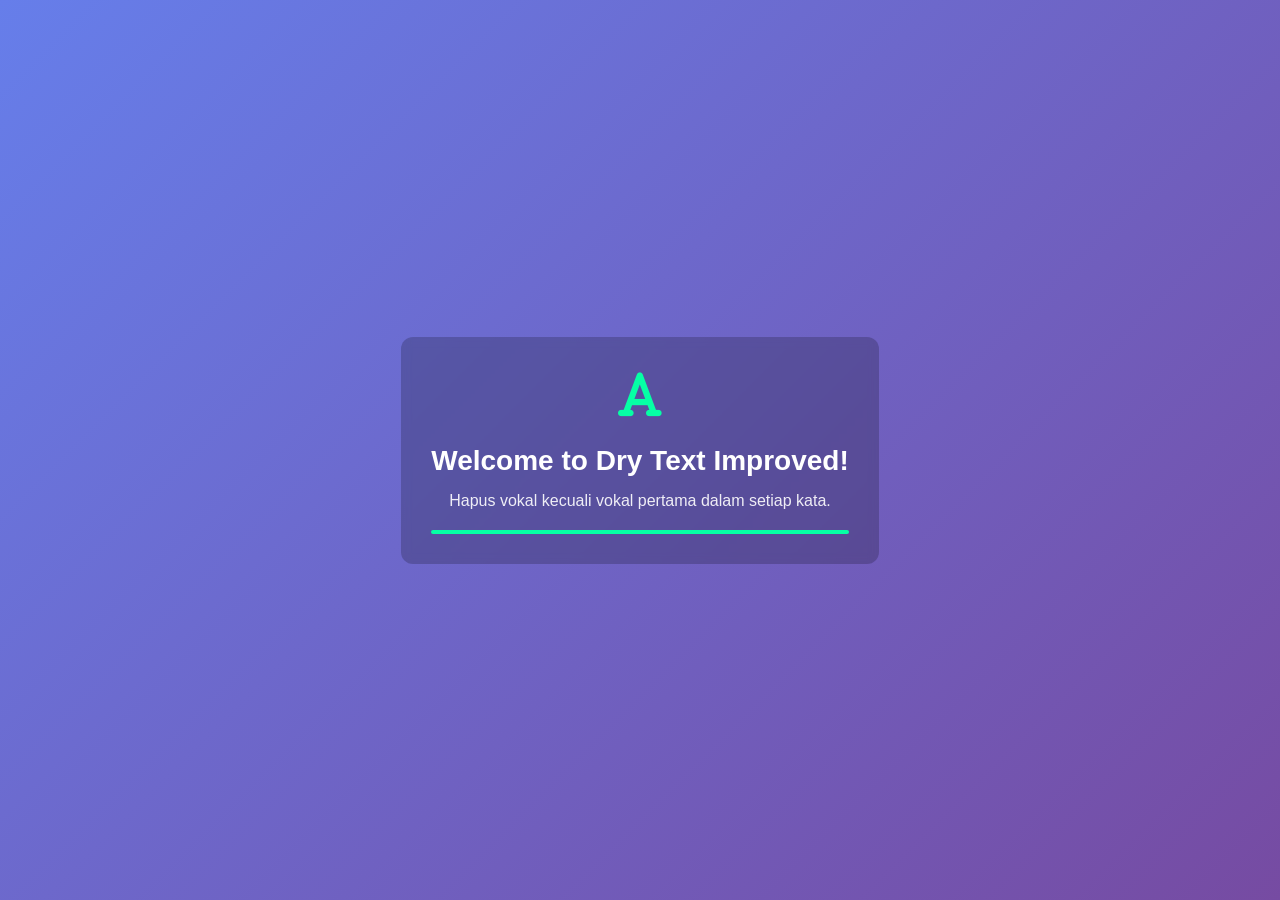
<file: drytext.html>
<!DOCTYPE html>
<html lang="en">
<head>
  <meta charset="UTF-8" />
  <meta name="viewport" content="width=device-width, initial-scale=1.0" />
  <title>Dry Text Improved</title>
  <link rel="stylesheet" href="https://cdnjs.cloudflare.com/ajax/libs/font-awesome/6.4.0/css/all.min.css">
  <style>
    :root {
      --primary-color: #4361ee;
      --secondary-color: #3f37c9;
      --accent-color: #f72585;
      --success-color: #06ffa5;
      --warning-color: #ffbe0b;
      --danger-color: #fb5607;
      --light-color: #f8f9fa;
      --dark-color: #212529;
      --gray-color: #6c757d;
      --border-radius: 12px;
      --transition: all 0.3s ease;
    }

    * {
      margin: 0;
      padding: 0;
      box-sizing: border-box;
    }

    body {
      font-family: 'Segoe UI', Tahoma, Geneva, Verdana, sans-serif;
      background: linear-gradient(135deg, #667eea 0%, #764ba2 100%);
      min-height: 100vh;
      display: flex;
      justify-content: center;
      align-items: center;
      padding: 15px;
      transition: var(--transition);
    }

    body.dark-mode {
      background: linear-gradient(135deg, #1a1a2e 0%, #16213e 100%);
    }

    .container {
      background: rgba(255, 255, 255, 0.95);
      backdrop-filter: blur(10px);
      border-radius: var(--border-radius);
      width: 100%;
      max-width: 500px;
      box-shadow: 0 8px 32px rgba(0, 0, 0, 0.1);
      padding: 25px;
      transition: var(--transition);
      position: relative;
      overflow: hidden;
    }

    body.dark-mode .container {
      background: rgba(30, 30, 46, 0.95);
      color: #f8f9fa;
    }

    .container::before {
      content: '';
      position: absolute;
      top: 0;
      left: 0;
      right: 0;
      height: 5px;
      background: linear-gradient(90deg, var(--primary-color), var(--accent-color));
    }

    .header {
      display: flex;
      justify-content: space-between;
      align-items: center;
      margin-bottom: 15px;
    }

    h2 {
      color: var(--primary-color);
      font-size: 24px;
      font-weight: 700;
      margin-bottom: 5px;
    }

    body.dark-mode h2 {
      color: var(--success-color);
    }

    .subtitle {
      font-size: 13px;
      color: var(--gray-color);
      margin-top: -5px;
      margin-bottom: 10px;
    }

    .theme-toggle {
      background: none;
      border: none;
      color: var(--primary-color);
      font-size: 18px;
      cursor: pointer;
      transition: var(--transition);
      padding: 8px;
      border-radius: 50%;
      width: 36px;
      height: 36px;
      display: flex;
      align-items: center;
      justify-content: center;
    }

    .theme-toggle:hover {
      background-color: rgba(67, 97, 238, 0.1);
      transform: rotate(15deg);
    }

    body.dark-mode .theme-toggle {
      color: var(--warning-color);
    }

    .input-group {
      margin-bottom: 15px;
    }

    label {
      display: block;
      margin-bottom: 6px;
      font-weight: 600;
      color: var(--dark-color);
      font-size: 14px;
    }

    body.dark-mode label {
      color: #f8f9fa;
    }

    input, textarea, select {
      width: 100%;
      padding: 10px 12px;
      border-radius: var(--border-radius);
      border: 1px solid #ddd;
      font-size: 15px;
      transition: var(--transition);
      background-color: #fff;
      color: var(--dark-color);
    }

    body.dark-mode input, 
    body.dark-mode textarea, 
    body.dark-mode select {
      background-color: rgba(255, 255, 255, 0.1);
      border-color: rgba(255, 255, 255, 0.2);
      color: #f8f9fa;
    }

    input:focus, textarea:focus, select:focus {
      outline: none;
      border-color: var(--primary-color);
      box-shadow: 0 0 0 3px rgba(67, 97, 238, 0.2);
    }

    textarea {
      resize: vertical;
      min-height: 80px;
    }

    .button-group {
      display: flex;
      gap: 8px;
      margin-top: 12px;
    }

    button {
      padding: 10px 15px;
      border: none;
      border-radius: var(--border-radius);
      font-size: 14px;
      font-weight: 600;
      cursor: pointer;
      transition: var(--transition);
      display: flex;
      align-items: center;
      justify-content: center;
      gap: 6px;
    }

    .primary-btn {
      background: var(--primary-color);
      color: white;
      flex: 1;
    }

    .primary-btn:hover {
      background: var(--secondary-color);
      transform: translateY(-2px);
      box-shadow: 0 5px 15px rgba(67, 97, 238, 0.3);
    }

    .secondary-btn {
      background: var(--light-color);
      color: var(--dark-color);
    }

    .secondary-btn:hover {
      background: #e9ecef;
    }

    body.dark-mode .secondary-btn {
      background: rgba(255, 255, 255, 0.1);
      color: #f8f9fa;
    }

    .copy-btn {
      background: var(--success-color);
      color: var(--dark-color);
    }

    .copy-btn:hover {
      background: #00d084;
    }

    .clear-btn {
      background: var(--danger-color);
      color: white;
    }

    .clear-btn:hover {
      background: #e63946;
    }

    .share-btn {
      background: var(--accent-color);
      color: white;
    }

    .share-btn:hover {
      background: #d70466;
    }

    .result-container {
      position: relative;
      margin-bottom: 15px;
    }

    .char-count {
      position: absolute;
      bottom: -18px;
      right: 0;
      font-size: 11px;
      color: var(--gray-color);
    }

    .mapping-breakdown {
      background: var(--light-color);
      padding: 12px;
      border-radius: var(--border-radius);
      margin-top: 15px;
      margin-bottom: 15px;
      font-size: 13px;
      color: var(--dark-color);
      border-left: 4px solid var(--primary-color);
    }

    body.dark-mode .mapping-breakdown {
      background: rgba(255, 255, 255, 0.1);
      color: #f8f9fa;
    }

    .translation {
      background: rgba(67, 97, 238, 0.1);
      padding: 12px;
      border-radius: var(--border-radius);
      margin-top: 15px;
      font-size: 13px;
      color: var(--dark-color);
      border-left: 4px solid var(--accent-color);
    }

    body.dark-mode .translation {
      background: rgba(247, 37, 133, 0.1);
      color: #f8f9fa;
    }

    .hidden {
      display: none;
    }

    .notification {
      position: fixed;
      top: 20px;
      right: 20px;
      background: var(--success-color);
      color: var(--dark-color);
      padding: 12px 18px;
      border-radius: var(--border-radius);
      box-shadow: 0 4px 12px rgba(0, 0, 0, 0.15);
      z-index: 1000;
      opacity: 0;
      transform: translateY(-20px);
      transition: var(--transition);
      display: flex;
      align-items: center;
      gap: 8px;
      font-size: 14px;
    }

    .notification.show {
      opacity: 1;
      transform: translateY(0);
    }

    .tabs {
      display: flex;
      margin-bottom: 15px;
      border-bottom: 1px solid #ddd;
    }

    body.dark-mode .tabs {
      border-color: rgba(255, 255, 255, 0.2);
    }

    .tab {
      padding: 8px 12px;
      cursor: pointer;
      font-weight: 600;
      color: var(--gray-color);
      border-bottom: 2px solid transparent;
      transition: var(--transition);
      font-size: 14px;
    }

    .tab.active {
      color: var(--primary-color);
      border-bottom-color: var(--primary-color);
    }

    body.dark-mode .tab.active {
      color: var(--success-color);
      border-bottom-color: var(--success-color);
    }

    .tab-content {
      display: none;
    }

    .tab-content.active {
      display: block;
    }

    .history-container {
      max-height: 200px;
      overflow-y: auto;
      margin-top: 12px;
    }

    .history-item {
      padding: 10px;
      border-radius: var(--border-radius);
      margin-bottom: 8px;
      background: var(--light-color);
      cursor: pointer;
      transition: var(--transition);
      display: flex;
      justify-content: space-between;
      align-items: center;
    }

    body.dark-mode .history-item {
      background: rgba(255, 255, 255, 0.1);
    }

    .history-item:hover {
      background: #e9ecef;
      transform: translateX(5px);
    }

    body.dark-mode .history-item:hover {
      background: rgba(255, 255, 255, 0.2);
    }

    .history-text {
      flex: 1;
      white-space: nowrap;
      overflow: hidden;
      text-overflow: ellipsis;
      font-size: 14px;
    }

    .history-result {
      font-weight: 600;
      color: var(--primary-color);
      margin-left: 8px;
      font-size: 14px;
    }

    body.dark-mode .history-result {
      color: var(--success-color);
    }

    .delete-history {
      background: none;
      border: none;
      color: var(--danger-color);
      cursor: pointer;
      padding: 5px;
      margin-left: 8px;
    }

    .info-section {
      background: rgba(67, 97, 238, 0.05);
      padding: 12px;
      border-radius: var(--border-radius);
      margin-top: 15px;
      font-size: 13px;
      color: var(--dark-color);
    }

    body.dark-mode .info-section {
      background: rgba(255, 255, 255, 0.05);
      color: #f8f9fa;
    }

    .info-title {
      font-weight: 600;
      margin-bottom: 8px;
      color: var(--primary-color);
      font-size: 14px;
    }

    body.dark-mode .info-title {
      color: var(--success-color);
    }

    .mode-selector {
      display: flex;
      gap: 8px;
      margin-bottom: 12px;
    }

    .mode-option {
      flex: 1;
      padding: 8px;
      text-align: center;
      border-radius: var(--border-radius);
      background: var(--light-color);
      cursor: pointer;
      transition: var(--transition);
      font-size: 13px;
    }

    .mode-option.active {
      background: var(--primary-color);
      color: white;
    }

    body.dark-mode .mode-option {
      background: rgba(255, 255, 255, 0.1);
    }

    body.dark-mode .mode-option.active {
      background: var(--success-color);
      color: var(--dark-color);
    }

    /* Intro Screen Styles */
    .intro-overlay {
      position: fixed;
      top: 0;
      left: 0;
      width: 100%;
      height: 100%;
      background: linear-gradient(135deg, #667eea 0%, #764ba2 100%);
      display: flex;
      justify-content: center;
      align-items: center;
      z-index: 9999;
      opacity: 1;
      transition: opacity 0.5s ease;
    }

    body.dark-mode .intro-overlay {
      background: linear-gradient(135deg, #1a1a2e 0%, #16213e 100%);
    }

    .intro-content {
      text-align: center;
      color: white;
      padding: 30px;
      border-radius: var(--border-radius);
      background: rgba(0, 0, 0, 0.2);
      backdrop-filter: blur(5px);
      max-width: 80%;
      animation: fadeInScale 0.8s ease;
    }

    .intro-title {
      font-size: 28px;
      margin-bottom: 15px;
      font-weight: 700;
    }

    .intro-subtitle {
      font-size: 16px;
      margin-bottom: 20px;
      opacity: 0.9;
    }

    .intro-icon {
      font-size: 50px;
      margin-bottom: 20px;
      color: var(--success-color);
    }

    .intro-progress {
      width: 100%;
      height: 4px;
      background: rgba(255, 255, 255, 0.2);
      border-radius: 2px;
      overflow: hidden;
      margin-top: 20px;
    }

    .intro-progress-bar {
      height: 100%;
      background: var(--success-color);
      width: 0;
      animation: progressAnimation 2s ease forwards;
    }

    @keyframes fadeInScale {
      from {
        opacity: 0;
        transform: scale(0.8);
      }
      to {
        opacity: 1;
        transform: scale(1);
      }
    }

    @keyframes progressAnimation {
      to {
        width: 100%;
      }
    }

    /* New Styles for Additional Features */
    .template-container {
      display: flex;
      flex-wrap: wrap;
      gap: 8px;
      margin-top: 10px;
    }

    .template-item {
      padding: 6px 10px;
      background: var(--light-color);
      border-radius: 20px;
      font-size: 12px;
      cursor: pointer;
      transition: var(--transition);
      display: flex;
      align-items: center;
      gap: 5px;
    }

    body.dark-mode .template-item {
      background: rgba(255, 255, 255, 0.1);
    }

    .template-item:hover {
      background: var(--primary-color);
      color: white;
    }

    .template-item i {
      font-size: 10px;
    }

    .stats-container {
      display: grid;
      grid-template-columns: repeat(2, 1fr);
      gap: 10px;
      margin-top: 15px;
    }

    .stat-card {
      background: var(--light-color);
      padding: 10px;
      border-radius: var(--border-radius);
      text-align: center;
    }

    body.dark-mode .stat-card {
      background: rgba(255, 255, 255, 0.1);
    }

    .stat-value {
      font-size: 18px;
      font-weight: 700;
      color: var(--primary-color);
    }

    body.dark-mode .stat-value {
      color: var(--success-color);
    }

    .stat-label {
      font-size: 11px;
      color: var(--gray-color);
      margin-top: 3px;
    }

    .batch-container {
      margin-top: 15px;
    }

    .batch-item {
      display: flex;
      gap: 8px;
      margin-bottom: 8px;
      align-items: center;
    }

    .batch-input {
      flex: 1;
    }

    .batch-result {
      flex: 1;
      background: var(--light-color);
      padding: 8px;
      border-radius: var(--border-radius);
      font-size: 13px;
    }

    body.dark-mode .batch-result {
      background: rgba(255, 255, 255, 0.1);
    }

    .remove-batch-btn {
      background: var(--danger-color);
      color: white;
      border: none;
      border-radius: 50%;
      width: 24px;
      height: 24px;
      display: flex;
      align-items: center;
      justify-content: center;
      cursor: pointer;
    }

    .add-batch-btn {
      background: var(--success-color);
      color: var(--dark-color);
      border: none;
      border-radius: var(--border-radius);
      padding: 6px 12px;
      cursor: pointer;
      font-size: 12px;
      margin-top: 5px;
    }

    .share-options {
      position: absolute;
      top: 100%;
      right: 0;
      background: white;
      border-radius: var(--border-radius);
      box-shadow: 0 4px 12px rgba(0, 0, 0, 0.15);
      padding: 10px;
      z-index: 100;
      display: none;
    }

    body.dark-mode .share-options {
      background: var(--dark-color);
    }

    .share-options.show {
      display: block;
    }

    .share-option {
      display: flex;
      align-items: center;
      gap: 8px;
      padding: 8px;
      cursor: pointer;
      border-radius: 6px;
      transition: var(--transition);
    }

    .share-option:hover {
      background: var(--light-color);
    }

    body.dark-mode .share-option:hover {
      background: rgba(255, 255, 255, 0.1);
    }

    .presentation-mode {
      position: fixed;
      top: 0;
      left: 0;
      width: 100%;
      height: 100%;
      background: var(--dark-color);
      color: white;
      display: none;
      flex-direction: column;
      justify-content: center;
      align-items: center;
      z-index: 9999;
      padding: 20px;
    }

    .presentation-mode.active {
      display: flex;
    }

    .presentation-content {
      max-width: 800px;
      width: 100%;
      text-align: center;
    }

    .presentation-output {
      font-size: 3rem;
      margin-bottom: 20px;
      word-break: break-all;
    }

    .presentation-input {
      font-size: 1.5rem;
      margin-bottom: 30px;
      opacity: 0.8;
    }

    .presentation-close {
      position: absolute;
      top: 20px;
      right: 20px;
      background: none;
      border: none;
      color: white;
      font-size: 24px;
      cursor: pointer;
    }

    .clipboard-monitor {
      position: fixed;
      bottom: 20px;
      right: 20px;
      background: var(--primary-color);
      color: white;
      padding: 10px 15px;
      border-radius: var(--border-radius);
      cursor: pointer;
      display: none;
      align-items: center;
      gap: 8px;
      z-index: 100;
    }

    .clipboard-monitor.active {
      display: flex;
    }

    @media (max-width: 576px) {
      .container {
        padding: 15px;
      }
      
      h2 {
        font-size: 20px;
      }
      
      .subtitle {
        font-size: 12px;
      }
      
      .button-group {
        flex-direction: column;
      }
      
      button {
        padding: 12px;
      }
      
      .intro-title {
        font-size: 24px;
      }
      
      .intro-subtitle {
        font-size: 14px;
      }

      .stats-container {
        grid-template-columns: 1fr;
      }

      .presentation-output {
        font-size: 2rem;
      }
    }
  </style>
</head>
<body>
  <!-- Intro Screen -->
  <div class="intro-overlay" id="introOverlay">
    <div class="intro-content">
      <div class="intro-icon">
        <i class="fas fa-font"></i>
      </div>
      <h1 class="intro-title">Welcome to Dry Text Improved!</h1>
      <p class="intro-subtitle">Hapus vokal kecuali vokal pertama dalam setiap kata.</p>
      <div class="intro-progress">
        <div class="intro-progress-bar"></div>
      </div>
    </div>
  </div>

  <div class="container">
    <div class="header">
      <div>
        <h2>Dry Text Improved</h2>
        <p class="subtitle">Hapus vokal kecuali vokal pertama dalam setiap kata.</p>
      </div>
      <button class="theme-toggle" id="themeToggle" title="Toggle Dark Mode">
        <i class="fas fa-moon"></i>
      </button>
    </div>

    <div class="tabs">
      <div class="tab active" data-tab="converter">Converter</div>
      <div class="tab" data-tab="history">History</div>
      <div class="tab" data-tab="templates">Templates</div>
      <div class="tab" data-tab="stats">Stats</div>
      <div class="tab" data-tab="settings">Settings</div>
    </div>

    <div class="tab-content active" id="converter">
      <div class="input-group">
        <label for="inputText">Enter text:</label>
        <input id="inputText" placeholder="Type here..." oninput="runDry()" />
        <p style="font-size:12px;color:#666;margin-top:-5px;margin-bottom:8px;">Contoh: hello world, programming, javascript...</p>
      </div>

      <div class="input-group">
        <label for="conversionMode">Conversion Mode:</label>
        <div class="mode-selector">
          <div class="mode-option active" data-mode="standard">Standard</div>
          <div class="mode-option" data-mode="aggressive">Aggressive</div>
          <div class="mode-option" data-mode="preserve">Preserve</div>
        </div>
      </div>

      <div class="input-group">
        <label for="output">Result:</label>
        <div class="result-container">
          <textarea id="output" rows="4" readonly></textarea>
          <div class="char-count" id="charCount">0 characters</div>
        </div>
        <div class="button-group">
          <button id="copyBtn" class="copy-btn hidden" onclick="copyResult()">
            <i class="fas fa-copy"></i> Copy
          </button>
          <button id="shareBtn" class="share-btn hidden" onclick="toggleShareOptions()">
            <i class="fas fa-share"></i> Share
          </button>
          <button id="presentBtn" class="secondary-btn hidden" onclick="openPresentationMode()">
            <i class="fas fa-expand"></i> Present
          </button>
          <button id="clearBtn" class="clear-btn hidden" onclick="clearText()">
            <i class="fas fa-trash"></i> Clear
          </button>
        </div>
        <div class="share-options" id="shareOptions">
          <div class="share-option" onclick="shareToSocial('twitter')">
            <i class="fab fa-twitter"></i> Twitter
          </div>
          <div class="share-option" onclick="shareToSocial('facebook')">
            <i class="fab fa-facebook"></i> Facebook
          </div>
          <div class="share-option" onclick="shareToSocial('whatsapp')">
            <i class="fab fa-whatsapp"></i> WhatsApp
          </div>
          <div class="share-option" onclick="downloadAsFile()">
            <i class="fas fa-download"></i> Download as file
          </div>
        </div>
      </div>

      <div id="mappingBreakdown" class="mapping-breakdown hidden"></div>

      <div id="translation" class="translation hidden">
        <strong>Original Text:</strong>
        <div id="translationText"></div>
      </div>
    </div>

    <div class="tab-content" id="history">
      <div class="button-group">
        <button id="clearHistoryBtn" class="clear-btn" onclick="clearHistory()">
          <i class="fas fa-trash"></i> Clear History
        </button>
        <button id="exportHistoryBtn" class="secondary-btn" onclick="exportHistory()">
          <i class="fas fa-download"></i> Export
        </button>
      </div>
      <div class="history-container" id="historyContainer">
        <!-- History items will be added here -->
      </div>
    </div>

    <div class="tab-content" id="templates">
      <div class="input-group">
        <label>Quick Templates:</label>
        <div class="template-container" id="templateContainer">
          <div class="template-item" onclick="useTemplate('hello world')">
            hello world <i class="fas fa-arrow-right"></i> hll wrld
          </div>
          <div class="template-item" onclick="useTemplate('programming')">
            programming <i class="fas fa-arrow-right"></i> prgrmmng
          </div>
          <div class="template-item" onclick="useTemplate('javascript')">
            javascript <i class="fas fa-arrow-right"></i> jvscrpt
          </div>
        </div>
      </div>
      <div class="input-group">
        <label>Add New Template:</label>
        <div class="custom-mapping-row">
          <input type="text" id="newTemplateText" class="custom-mapping-input" placeholder="Text">
          <button class="add-mapping-btn" onclick="addTemplate()">
            <i class="fas fa-plus"></i> Add
          </button>
        </div>
      </div>
    </div>

    <div class="tab-content" id="stats">
      <div class="stats-container">
        <div class="stat-card">
          <div class="stat-value" id="totalConversions">0</div>
          <div class="stat-label">Total Conversions</div>
        </div>
        <div class="stat-card">
          <div class="stat-value" id="totalCharacters">0</div>
          <div class="stat-label">Total Characters</div>
        </div>
        <div class="stat-card">
          <div class="stat-value" id="vowelsRemoved">0</div>
          <div class="stat-label">Vowels Removed</div>
        </div>
        <div class="stat-card">
          <div class="stat-value" id="favoriteMode">Standard</div>
          <div class="stat-label">Favorite Mode</div>
        </div>
      </div>
    </div>

    <div class="tab-content" id="settings">
      <div class="input-group">
        <label>Batch Conversion:</label>
        <div class="batch-container" id="batchContainer">
          <!-- Batch items will be added here -->
        </div>
        <button class="add-batch-btn" onclick="addBatchItem()">
          <i class="fas fa-plus"></i> Add Item
        </button>
        <button class="primary-btn" onclick="processBatch()" style="margin-top: 8px;">
          <i class="fas fa-play"></i> Process Batch
        </button>
      </div>
      <div class="input-group">
        <label>Clipboard Monitor:</label>
        <div class="button-group">
          <button id="clipboardToggle" class="secondary-btn" onclick="toggleClipboardMonitor()">
            <i class="fas fa-clipboard"></i> Enable
          </button>
        </div>
      </div>
    </div>

    <div class="info-section">
      <div class="info-title">How it works:</div>
      <div id="mappingInfo">
        Standard: Hapus semua vokal kecuali vokal pertama dalam setiap kata.<br>
        Aggressive: Hapus semua vokal termasuk vokal pertama dalam setiap kata.<br>
        Preserve: Hanya hapus vokal ganda (vokel yang berulang dalam kata).
      </div>
      <div class="info-title" style="margin-top: 12px;">Contoh:</div>
      <div>
        hello world → hll wrld<br>
        programming → prgrmmng<br>
        javascript → jvscrpt
      </div>
    </div>
  </div>

  <div id="notification" class="notification">
    <i class="fas fa-check-circle"></i>
    <span id="notificationText">Success!</span>
  </div>

  <!-- Presentation Mode -->
  <div class="presentation-mode" id="presentationMode">
    <button class="presentation-close" onclick="closePresentationMode()">
      <i class="fas fa-times"></i>
    </button>
    <div class="presentation-content">
      <div class="presentation-output" id="presentationOutput"></div>
      <div class="presentation-input" id="presentationInput"></div>
    </div>
  </div>

  <!-- Clipboard Monitor -->
  <div class="clipboard-monitor" id="clipboardMonitor" onclick="convertClipboard()">
    <i class="fas fa-clipboard"></i> Convert Clipboard
  </div>

  <script>
    // Templates
    let templates = JSON.parse(localStorage.getItem('dryTextTemplates')) || [
      { text: "hello world", result: "hll wrld" },
      { text: "programming", result: "prgrmmng" },
      { text: "javascript", result: "jvscrpt" }
    ];

    // Statistics
    let stats = JSON.parse(localStorage.getItem('dryTextStats')) || {
      totalConversions: 0,
      totalCharacters: 0,
      vowelsRemoved: 0,
      modeUsage: { standard: 0, aggressive: 0, preserve: 0 }
    };

    // Current mode
    let currentMode = 'standard';
    let conversionHistory = JSON.parse(localStorage.getItem('dryTextHistory')) || [];
    let clipboardMonitorActive = false;
    let lastClipboardContent = "";
    let clipboardMonitorInterval;

    // Initialize
    document.addEventListener('DOMContentLoaded', function() {
      // Show intro screen
      const introOverlay = document.getElementById('introOverlay');
      
      // Hide intro after 2.5 seconds
      setTimeout(() => {
        introOverlay.style.opacity = '0';
        setTimeout(() => {
          introOverlay.style.display = 'none';
        }, 500);
      }, 2500);
      
      // Check for saved theme preference
      if (localStorage.getItem('theme') === 'dark') {
        document.body.classList.add('dark-mode');
        document.getElementById('themeToggle').innerHTML = '<i class="fas fa-sun"></i>';
      }

      // Load history
      loadHistory();
      
      // Load templates
      loadTemplates();
      
      // Load stats
      updateStats();
      
      // Initialize batch container with one item
      addBatchItem();

      // Set up event listeners
      document.querySelectorAll('.tab').forEach(tab => {
        tab.addEventListener('click', function() {
          document.querySelectorAll('.tab').forEach(t => t.classList.remove('active'));
          document.querySelectorAll('.tab-content').forEach(c => c.classList.remove('active'));
          
          this.classList.add('active');
          document.getElementById(this.dataset.tab).classList.add('active');
        });
      });

      document.querySelectorAll('[data-mode]').forEach(option => {
        option.addEventListener('click', function() {
          document.querySelectorAll('[data-mode]').forEach(o => o.classList.remove('active'));
          this.classList.add('active');
          currentMode = this.dataset.mode;
          runDry(); // Re-convert with new mode
        });
      });

      document.getElementById('themeToggle').addEventListener('click', function() {
        document.body.classList.toggle('dark-mode');
        const isDark = document.body.classList.contains('dark-mode');
        this.innerHTML = isDark ? '<i class="fas fa-sun"></i>' : '<i class="fas fa-moon"></i>';
        localStorage.setItem('theme', isDark ? 'dark' : 'light');
      });
      
      // Close share options when clicking outside
      document.addEventListener('click', function(e) {
        const shareOptions = document.getElementById('shareOptions');
        const shareBtn = document.getElementById('shareBtn');
        
        if (!shareOptions.contains(e.target) && e.target !== shareBtn) {
          shareOptions.classList.remove('show');
        }
      });

      // Check for clipboard API support
      if (!navigator.clipboard) {
        document.getElementById('clipboardToggle').disabled = true;
        document.getElementById('clipboardToggle').innerHTML = '<i class="fas fa-exclamation-triangle"></i> Not Supported';
      }
    });

    function dryKeepFirstVowel(text) {
      return text.replace(/\b(\w)(\w*)\b/g, (match, firstChar, rest) => {
        // cari vokal pertama
        const vowelMatch = rest.match(/[aeiouAEIOU]/);
        if (!vowelMatch) return match; // kalau tidak ada vokal
        
        const firstVowelIndex = vowelMatch.index;
        
        const before = rest.slice(0, firstVowelIndex + 1);  // sampai vokal pertama
        const after = rest.slice(firstVowelIndex + 1).replace(/[aeiouAEIOU]/g, ""); // hapus vokal setelahnya
        
        return firstChar + before + after;
      });
    }

    function dryRemoveAllVowels(text) {
      return text.replace(/\b(\w*)\b/g, (match, word) => {
        return word.replace(/[aeiouAEIOU]/g, "");
      });
    }

    function dryRemoveDuplicateVowels(text) {
      return text.replace(/\b(\w*)\b/g, (match, word) => {
        let result = "";
        let lastVowel = null;
        
        for (let i = 0; i < word.length; i++) {
          const char = word[i];
          const isVowel = /[aeiouAEIOU]/.test(char);
          
          if (isVowel && lastVowel === char.toLowerCase()) {
            // Skip duplicate vowel
            continue;
          } else {
            result += char;
            if (isVowel) lastVowel = char.toLowerCase();
          }
        }
        
        return result;
      });
    }

    function runDry() {
      const text = document.getElementById("inputText").value;
      let result = "";
      let mappingBreakdown = [];
      let vowelsRemoved = 0;
      
      // Apply the appropriate function based on current mode
      switch (currentMode) {
        case 'aggressive':
          result = dryRemoveAllVowels(text);
          // Count removed vowels for aggressive mode
          const originalVowels = (text.match(/[aeiouAEIOU]/g) || []).length;
          const remainingVowels = (result.match(/[aeiouAEIOU]/g) || []).length;
          vowelsRemoved = originalVowels - remainingVowels;
          break;
        case 'preserve':
          result = dryRemoveDuplicateVowels(text);
          // Count removed vowels for preserve mode
          const origVowels = (text.match(/[aeiouAEIOU]/g) || []).length;
          const remVowels = (result.match(/[aeiouAEIOU]/g) || []).length;
          vowelsRemoved = origVowels - remVowels;
          break;
        default: // standard
          result = dryKeepFirstVowel(text);
          // Count removed vowels for standard mode
          const origVowels = (text.match(/[aeiouAEIOU]/g) || []).length;
          const remVowels = (result.match(/[aeiouAEIOU]/g) || []).length;
          vowelsRemoved = origVowels - remVowels;
      }
      
      // Generate mapping breakdown for standard mode
      if (currentMode === 'standard') {
        const words = text.split(/\s+/);
        const resultWords = result.split(/\s+/);
        
        for (let i = 0; i < Math.min(words.length, resultWords.length); i++) {
          mappingBreakdown.push(`${words[i]} > ${resultWords[i]}`);
        }
      } else {
        mappingBreakdown.push(`Mode: ${currentMode.charAt(0).toUpperCase() + currentMode.slice(1)}`);
      }
      
      document.getElementById("output").value = result;
      document.getElementById("charCount").textContent = `${result.length} characters`;
      
      // Show/hide elements based on whether there's input
      if (text) {
        document.getElementById("copyBtn").classList.remove("hidden");
        document.getElementById("shareBtn").classList.remove("hidden");
        document.getElementById("presentBtn").classList.remove("hidden");
        document.getElementById("clearBtn").classList.remove("hidden");
        document.getElementById("mappingBreakdown").classList.remove("hidden");
        document.getElementById("translation").classList.remove("hidden");
        
        // Display mapping breakdown
        document.getElementById("mappingBreakdown").innerHTML = 
          "<strong>Rincian Konversi:</strong><br>" + mappingBreakdown.join(", ");
        
        // Display original text
        document.getElementById("translationText").textContent = text;
        
        // Add to history
        addToHistory(text, result);
        
        // Update stats
        updateConversionStats(text, result, vowelsRemoved);
      } else {
        document.getElementById("copyBtn").classList.add("hidden");
        document.getElementById("shareBtn").classList.add("hidden");
        document.getElementById("presentBtn").classList.add("hidden");
        document.getElementById("clearBtn").classList.add("hidden");
        document.getElementById("mappingBreakdown").classList.add("hidden");
        document.getElementById("translation").classList.add("hidden");
      }
    }
    
    function copyResult() {
      const output = document.getElementById("output");
      
      // Try modern clipboard API first
      if (navigator.clipboard) {
        navigator.clipboard.writeText(output.value)
          .then(() => {
            showNotification("Copied to clipboard!");
          })
          .catch(err => {
            console.error('Failed to copy text: ', err);
            // Fallback to older method
            output.select();
            document.execCommand("copy");
            showNotification("Copied to clipboard!");
          });
      } else {
        // Fallback for older browsers
        output.select();
        document.execCommand("copy");
        showNotification("Copied to clipboard!");
      }
    }
    
    function clearText() {
      document.getElementById("inputText").value = "";
      document.getElementById("output").value = "";
      document.getElementById("charCount").textContent = "0 characters";
      document.getElementById("copyBtn").classList.add("hidden");
      document.getElementById("shareBtn").classList.add("hidden");
      document.getElementById("presentBtn").classList.add("hidden");
      document.getElementById("clearBtn").classList.add("hidden");
      document.getElementById("mappingBreakdown").classList.add("hidden");
      document.getElementById("translation").classList.add("hidden");
    }
    
    function showNotification(message) {
      const notification = document.getElementById("notification");
      document.getElementById("notificationText").textContent = message;
      notification.classList.add("show");
      
      // Hide notification after 3 seconds
      setTimeout(() => {
        notification.classList.remove("show");
      }, 3000);
    }
    
    function addToHistory(original, converted) {
      // Check if this conversion already exists in history
      const exists = conversionHistory.some(item => 
        item.original === original && item.converted === converted
      );
      
      if (!exists) {
        conversionHistory.unshift({
          original,
          converted,
          timestamp: new Date().toISOString()
        });
        
        // Keep only the last 20 items
        if (conversionHistory.length > 20) {
          conversionHistory = conversionHistory.slice(0, 20);
        }
        
        // Save to localStorage
        localStorage.setItem('dryTextHistory', JSON.stringify(conversionHistory));
        
        // Update history display
        loadHistory();
      }
    }
    
    function loadHistory() {
      const historyContainer = document.getElementById('historyContainer');
      
      if (conversionHistory.length === 0) {
        historyContainer.innerHTML = '<p style="text-align:center; color:#666;">No history yet</p>';
        return;
      }
      
      historyContainer.innerHTML = '';
      
      conversionHistory.forEach((item, index) => {
        const historyItem = document.createElement('div');
        historyItem.className = 'history-item';
        
        const date = new Date(item.timestamp);
        const formattedDate = `${date.toLocaleDateString()} ${date.toLocaleTimeString()}`;
        
        historyItem.innerHTML = `
          <div class="history-text">${item.original}</div>
          <div class="history-result">${item.converted}</div>
          <button class="delete-history" onclick="deleteHistoryItem(${index})" title="Delete">
            <i class="fas fa-times"></i>
          </button>
        `;
        
        historyItem.addEventListener('click', function(e) {
          if (!e.target.closest('.delete-history')) {
            document.getElementById('inputText').value = item.original;
            runDry();
            
            // Switch to converter tab
            document.querySelectorAll('.tab').forEach(t => t.classList.remove('active'));
            document.querySelectorAll('.tab-content').forEach(c => c.classList.remove('active'));
            document.querySelector('[data-tab="converter"]').classList.add('active');
            document.getElementById('converter').classList.add('active');
          }
        });
        
        historyContainer.appendChild(historyItem);
      });
    }
    
    function deleteHistoryItem(index) {
      conversionHistory.splice(index, 1);
      localStorage.setItem('dryTextHistory', JSON.stringify(conversionHistory));
      loadHistory();
      showNotification("History item deleted");
    }
    
    function clearHistory() {
      if (confirm('Are you sure you want to clear all history?')) {
        conversionHistory = [];
        localStorage.setItem('dryTextHistory', JSON.stringify(conversionHistory));
        loadHistory();
        showNotification("History cleared");
      }
    }
    
    function exportHistory() {
      const dataStr = JSON.stringify(conversionHistory, null, 2);
      const dataUri = 'data:application/json;charset=utf-8,'+ encodeURIComponent(dataStr);
      
      const exportFileDefaultName = `dry-text-history-${new Date().toISOString().slice(0,10)}.json`;
      
      const linkElement = document.createElement('a');
      linkElement.setAttribute('href', dataUri);
      linkElement.setAttribute('download', exportFileDefaultName);
      linkElement.click();
      
      showNotification("History exported!");
    }
    
    function toggleShareOptions() {
      const shareOptions = document.getElementById('shareOptions');
      shareOptions.classList.toggle('show');
    }
    
    function shareToSocial(platform) {
      const text = document.getElementById('inputText').value;
      const result = document.getElementById('output').value;
      const shareText = `"${text}" → "${result}"`;
      
      let url = '';
      
      switch(platform) {
        case 'twitter':
          url = `https://twitter.com/intent/tweet?text=${encodeURIComponent(shareText)}`;
          break;
        case 'facebook':
          url = `https://www.facebook.com/sharer/sharer.php?u=${encodeURIComponent(window.location.href)}&quote=${encodeURIComponent(shareText)}`;
          break;
        case 'whatsapp':
          url = `https://wa.me/?text=${encodeURIComponent(shareText)}`;
          break;
      }
      
      if (url) {
        window.open(url, '_blank');
      }
      
      // Hide share options
      document.getElementById('shareOptions').classList.remove('show');
    }
    
    function downloadAsFile() {
      const text = document.getElementById('inputText').value;
      const result = document.getElementById('output').value;
      const content = `Original: ${text}\nConverted: ${result}`;
      
      const dataUri = 'data:text/plain;charset=utf-8,'+ encodeURIComponent(content);
      
      const exportFileDefaultName = `dry-text-${new Date().toISOString().slice(0,10)}.txt`;
      
      const linkElement = document.createElement('a');
      linkElement.setAttribute('href', dataUri);
      linkElement.setAttribute('download', exportFileDefaultName);
      linkElement.click();
      
      // Hide share options
      document.getElementById('shareOptions').classList.remove('show');
      
      showNotification("File downloaded!");
    }
    
    function openPresentationMode() {
      const text = document.getElementById('inputText').value;
      const result = document.getElementById('output').value;
      
      document.getElementById('presentationOutput').textContent = result;
      document.getElementById('presentationInput').textContent = text;
      document.getElementById('presentationMode').classList.add('active');
    }
    
    function closePresentationMode() {
      document.getElementById('presentationMode').classList.remove('active');
    }
    
    function loadTemplates() {
      const templateContainer = document.getElementById('templateContainer');
      templateContainer.innerHTML = '';
      
      templates.forEach((template, index) => {
        const templateItem = document.createElement('div');
        templateItem.className = 'template-item';
        templateItem.innerHTML = `
          ${template.text} <i class="fas fa-arrow-right"></i> ${template.result}
          <i class="fas fa-times" onclick="removeTemplate(${index})" style="margin-left:5px;"></i>
        `;
        templateItem.onclick = function(e) {
          if (!e.target.classList.contains('fa-times')) {
            useTemplate(template.text);
          }
        };
        templateContainer.appendChild(templateItem);
      });
    }
    
    function useTemplate(text) {
      document.getElementById('inputText').value = text;
      runDry();
      
      // Switch to converter tab
      document.querySelectorAll('.tab').forEach(t => t.classList.remove('active'));
      document.querySelectorAll('.tab-content').forEach(c => c.classList.remove('active'));
      document.querySelector('[data-tab="converter"]').classList.add('active');
      document.getElementById('converter').classList.add('active');
    }
    
    function addTemplate() {
      const text = document.getElementById('newTemplateText').value.trim();
      if (!text) return;
      
      // Convert the text using current mode
      let result;
      switch (currentMode) {
        case 'aggressive':
          result = dryRemoveAllVowels(text);
          break;
        case 'preserve':
          result = dryRemoveDuplicateVowels(text);
          break;
        default: // standard
          result = dryKeepFirstVowel(text);
      }
      
      templates.push({ text, result });
      localStorage.setItem('dryTextTemplates', JSON.stringify(templates));
      
      document.getElementById('newTemplateText').value = '';
      loadTemplates();
      
      showNotification("Template added!");
    }
    
    function removeTemplate(index) {
      templates.splice(index, 1);
      localStorage.setItem('dryTextTemplates', JSON.stringify(templates));
      loadTemplates();
      showNotification("Template removed!");
    }
    
    function updateConversionStats(text, result, vowelsRemoved) {
      stats.totalConversions++;
      stats.totalCharacters += text.length;
      stats.vowelsRemoved += vowelsRemoved;
      stats.modeUsage[currentMode]++;
      
      // Save stats
      localStorage.setItem('dryTextStats', JSON.stringify(stats));
      
      // Update display
      updateStats();
    }
    
    function updateStats() {
      document.getElementById('totalConversions').textContent = stats.totalConversions;
      document.getElementById('totalCharacters').textContent = stats.totalCharacters;
      document.getElementById('vowelsRemoved').textContent = stats.vowelsRemoved;
      
      // Find favorite mode
      let favoriteMode = 'Standard';
      let maxModeUsage = 0;
      for (const mode in stats.modeUsage) {
        if (stats.modeUsage[mode] > maxModeUsage) {
          maxModeUsage = stats.modeUsage[mode];
          favoriteMode = mode.charAt(0).toUpperCase() + mode.slice(1);
        }
      }
      document.getElementById('favoriteMode').textContent = favoriteMode;
    }
    
    function addBatchItem() {
      const container = document.getElementById('batchContainer');
      const item = document.createElement('div');
      item.className = 'batch-item';
      item.innerHTML = `
        <input type="text" class="batch-input" placeholder="Text to convert">
        <div class="batch-result">Result will appear here</div>
        <button class="remove-batch-btn" onclick="this.parentElement.remove();">
          <i class="fas fa-times"></i>
        </button>
      `;
      container.appendChild(item);
    }
    
    function processBatch() {
      const items = document.querySelectorAll('#batchContainer .batch-item');
      
      items.forEach(item => {
        const input = item.querySelector('.batch-input');
        const result = item.querySelector('.batch-result');
        
        if (input.value.trim()) {
          let converted;
          switch (currentMode) {
            case 'aggressive':
              converted = dryRemoveAllVowels(input.value);
              break;
            case 'preserve':
              converted = dryRemoveDuplicateVowels(input.value);
              break;
            default: // standard
              converted = dryKeepFirstVowel(input.value);
          }
          
          result.textContent = converted;
          
          // Count removed vowels
          const originalVowels = (input.value.match(/[aeiouAEIOU]/g) || []).length;
          const remainingVowels = (converted.match(/[aeiouAEIOU]/g) || []).length;
          const vowelsRemoved = originalVowels - remainingVowels;
          
          // Add to history
          addToHistory(input.value, converted);
          
          // Update stats
          updateConversionStats(input.value, converted, vowelsRemoved);
        }
      });
      
      showNotification("Batch processed!");
    }
    
    function toggleClipboardMonitor() {
      clipboardMonitorActive = !clipboardMonitorActive;
      const btn = document.getElementById('clipboardToggle');
      const monitor = document.getElementById('clipboardMonitor');
      
      if (clipboardMonitorActive) {
        btn.innerHTML = '<i class="fas fa-clipboard"></i> Disable';
        btn.classList.remove('secondary-btn');
        btn.classList.add('clear-btn');
        monitor.classList.add('active');
        
        // Store current clipboard content
        if (navigator.clipboard) {
          navigator.clipboard.readText().then(text => {
            lastClipboardContent = text;
          }).catch(err => {
            console.error('Failed to read clipboard contents: ', err);
          });
          
          // Start monitoring clipboard
          startClipboardMonitoring();
        }
        
        showNotification("Clipboard monitor enabled!");
      } else {
        btn.innerHTML = '<i class="fas fa-clipboard"></i> Enable';
        btn.classList.remove('clear-btn');
        btn.classList.add('secondary-btn');
        monitor.classList.remove('active');
        
        // Stop monitoring clipboard
        stopClipboardMonitoring();
        
        showNotification("Clipboard monitor disabled!");
      }
    }
    
    function startClipboardMonitoring() {
      // Clear any existing interval
      stopClipboardMonitoring();
      
      // Set up new interval
      clipboardMonitorInterval = setInterval(() => {
        if (!navigator.clipboard) return;
        
        navigator.clipboard.readText().then(text => {
          if (text !== lastClipboardContent && text.trim()) {
            lastClipboardContent = text;
            // Show notification that clipboard has changed
            const monitor = document.getElementById('clipboardMonitor');
            monitor.style.animation = 'none';
            setTimeout(() => {
              monitor.style.animation = 'pulse 1s infinite';
            }, 10);
          }
        }).catch(err => {
          console.error('Failed to read clipboard contents: ', err);
        });
      }, 1000);
    }
    
    function stopClipboardMonitoring() {
      if (clipboardMonitorInterval) {
        clearInterval(clipboardMonitorInterval);
        clipboardMonitorInterval = null;
      }
    }
    
    function convertClipboard() {
      if (!lastClipboardContent.trim()) return;
      
      document.getElementById('inputText').value = lastClipboardContent;
      runDry();
      
      // Switch to converter tab
      document.querySelectorAll('.tab').forEach(t => t.classList.remove('active'));
      document.querySelectorAll('.tab-content').forEach(c => c.classList.remove('active'));
      document.querySelector('[data-tab="converter"]').classList.add('active');
      document.getElementById('converter').classList.add('active');
      
      // Reset animation
      const monitor = document.getElementById('clipboardMonitor');
      monitor.style.animation = 'none';
    }
    
    // Add pulse animation for clipboard monitor
    const style = document.createElement('style');
    style.textContent = `
      @keyframes pulse {
        0% { transform: scale(1); }
        50% { transform: scale(1.05); }
        100% { transform: scale(1); }
      }
    `;
    document.head.appendChild(style);
  </script>
</body>
</html>
</file>
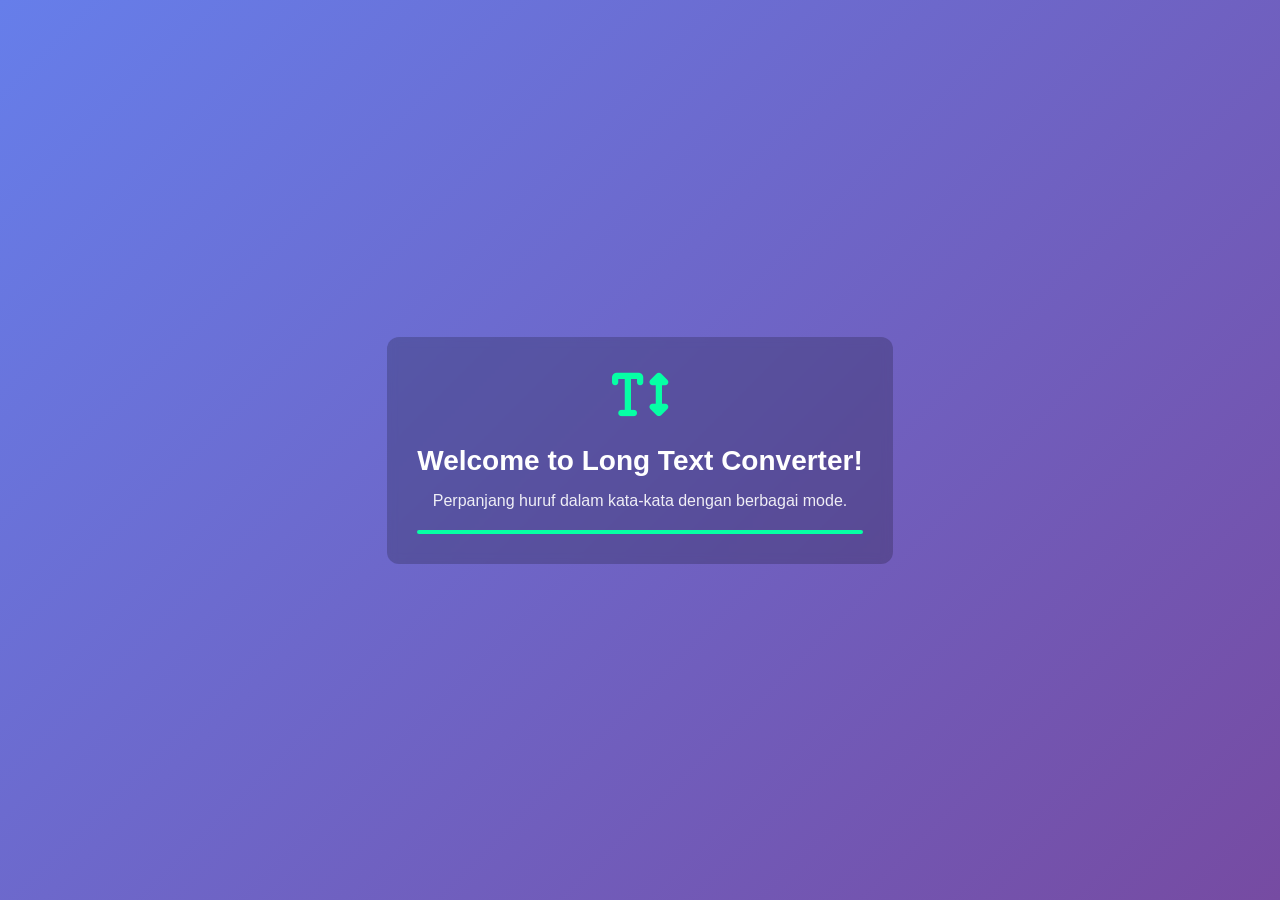
<file: longtext.html>
<!DOCTYPE html>
<html lang="en">
<head>
  <meta charset="UTF-8" />
  <meta name="viewport" content="width=device-width, initial-scale=1.0" />
  <title>Long Text Converter</title>
  <link rel="stylesheet" href="https://cdnjs.cloudflare.com/ajax/libs/font-awesome/6.4.0/css/all.min.css">
  <style>
    :root {
      --primary-color: #4361ee;
      --secondary-color: #3f37c9;
      --accent-color: #f72585;
      --success-color: #06ffa5;
      --warning-color: #ffbe0b;
      --danger-color: #fb5607;
      --light-color: #f8f9fa;
      --dark-color: #212529;
      --gray-color: #6c757d;
      --border-radius: 12px;
      --transition: all 0.3s ease;
    }

    * {
      margin: 0;
      padding: 0;
      box-sizing: border-box;
    }

    body {
      font-family: 'Segoe UI', Tahoma, Geneva, Verdana, sans-serif;
      background: linear-gradient(135deg, #667eea 0%, #764ba2 100%);
      min-height: 100vh;
      display: flex;
      justify-content: center;
      align-items: center;
      padding: 15px;
      transition: var(--transition);
    }

    body.dark-mode {
      background: linear-gradient(135deg, #1a1a2e 0%, #16213e 100%);
    }

    .container {
      background: rgba(255, 255, 255, 0.95);
      backdrop-filter: blur(10px);
      border-radius: var(--border-radius);
      width: 100%;
      max-width: 500px;
      box-shadow: 0 8px 32px rgba(0, 0, 0, 0.1);
      padding: 25px;
      transition: var(--transition);
      position: relative;
      overflow: hidden;
    }

    body.dark-mode .container {
      background: rgba(30, 30, 46, 0.95);
      color: #f8f9fa;
    }

    .container::before {
      content: '';
      position: absolute;
      top: 0;
      left: 0;
      right: 0;
      height: 5px;
      background: linear-gradient(90deg, var(--primary-color), var(--accent-color));
    }

    .header {
      display: flex;
      justify-content: space-between;
      align-items: center;
      margin-bottom: 15px;
    }

    h2 {
      color: var(--primary-color);
      font-size: 24px;
      font-weight: 700;
      margin-bottom: 5px;
    }

    body.dark-mode h2 {
      color: var(--success-color);
    }

    .subtitle {
      font-size: 13px;
      color: var(--gray-color);
      margin-top: -5px;
      margin-bottom: 10px;
    }

    .theme-toggle {
      background: none;
      border: none;
      color: var(--primary-color);
      font-size: 18px;
      cursor: pointer;
      transition: var(--transition);
      padding: 8px;
      border-radius: 50%;
      width: 36px;
      height: 36px;
      display: flex;
      align-items: center;
      justify-content: center;
    }

    .theme-toggle:hover {
      background-color: rgba(67, 97, 238, 0.1);
      transform: rotate(15deg);
    }

    body.dark-mode .theme-toggle {
      color: var(--warning-color);
    }

    .input-group {
      margin-bottom: 15px;
    }

    label {
      display: block;
      margin-bottom: 6px;
      font-weight: 600;
      color: var(--dark-color);
      font-size: 14px;
    }

    body.dark-mode label {
      color: #f8f9fa;
    }

    input, textarea, select {
      width: 100%;
      padding: 10px 12px;
      border-radius: var(--border-radius);
      border: 1px solid #ddd;
      font-size: 15px;
      transition: var(--transition);
      background-color: #fff;
      color: var(--dark-color);
    }

    body.dark-mode input, 
    body.dark-mode textarea, 
    body.dark-mode select {
      background-color: rgba(255, 255, 255, 0.1);
      border-color: rgba(255, 255, 255, 0.2);
      color: #f8f9fa;
    }

    input:focus, textarea:focus, select:focus {
      outline: none;
      border-color: var(--primary-color);
      box-shadow: 0 0 0 3px rgba(67, 97, 238, 0.2);
    }

    textarea {
      resize: vertical;
      min-height: 80px;
    }

    .button-group {
      display: flex;
      gap: 8px;
      margin-top: 12px;
    }

    button {
      padding: 10px 15px;
      border: none;
      border-radius: var(--border-radius);
      font-size: 14px;
      font-weight: 600;
      cursor: pointer;
      transition: var(--transition);
      display: flex;
      align-items: center;
      justify-content: center;
      gap: 6px;
    }

    .primary-btn {
      background: var(--primary-color);
      color: white;
      flex: 1;
    }

    .primary-btn:hover {
      background: var(--secondary-color);
      transform: translateY(-2px);
      box-shadow: 0 5px 15px rgba(67, 97, 238, 0.3);
    }

    .secondary-btn {
      background: var(--light-color);
      color: var(--dark-color);
    }

    .secondary-btn:hover {
      background: #e9ecef;
    }

    body.dark-mode .secondary-btn {
      background: rgba(255, 255, 255, 0.1);
      color: #f8f9fa;
    }

    .copy-btn {
      background: var(--success-color);
      color: var(--dark-color);
    }

    .copy-btn:hover {
      background: #00d084;
    }

    .clear-btn {
      background: var(--danger-color);
      color: white;
    }

    .clear-btn:hover {
      background: #e63946;
    }

    .share-btn {
      background: var(--accent-color);
      color: white;
    }

    .share-btn:hover {
      background: #d70466;
    }

    .result-container {
      position: relative;
      margin-bottom: 15px;
    }

    .char-count {
      position: absolute;
      bottom: -18px;
      right: 0;
      font-size: 11px;
      color: var(--gray-color);
    }

    .mapping-breakdown {
      background: var(--light-color);
      padding: 12px;
      border-radius: var(--border-radius);
      margin-top: 15px;
      margin-bottom: 15px;
      font-size: 13px;
      color: var(--dark-color);
      border-left: 4px solid var(--primary-color);
    }

    body.dark-mode .mapping-breakdown {
      background: rgba(255, 255, 255, 0.1);
      color: #f8f9fa;
    }

    .translation {
      background: rgba(67, 97, 238, 0.1);
      padding: 12px;
      border-radius: var(--border-radius);
      margin-top: 15px;
      font-size: 13px;
      color: var(--dark-color);
      border-left: 4px solid var(--accent-color);
    }

    body.dark-mode .translation {
      background: rgba(247, 37, 133, 0.1);
      color: #f8f9fa;
    }

    .hidden {
      display: none;
    }

    .notification {
      position: fixed;
      top: 20px;
      right: 20px;
      background: var(--success-color);
      color: var(--dark-color);
      padding: 12px 18px;
      border-radius: var(--border-radius);
      box-shadow: 0 4px 12px rgba(0, 0, 0, 0.15);
      z-index: 1000;
      opacity: 0;
      transform: translateY(-20px);
      transition: var(--transition);
      display: flex;
      align-items: center;
      gap: 8px;
      font-size: 14px;
    }

    .notification.show {
      opacity: 1;
      transform: translateY(0);
    }

    .tabs {
      display: flex;
      margin-bottom: 15px;
      border-bottom: 1px solid #ddd;
    }

    body.dark-mode .tabs {
      border-color: rgba(255, 255, 255, 0.2);
    }

    .tab {
      padding: 8px 12px;
      cursor: pointer;
      font-weight: 600;
      color: var(--gray-color);
      border-bottom: 2px solid transparent;
      transition: var(--transition);
      font-size: 14px;
    }

    .tab.active {
      color: var(--primary-color);
      border-bottom-color: var(--primary-color);
    }

    body.dark-mode .tab.active {
      color: var(--success-color);
      border-bottom-color: var(--success-color);
    }

    .tab-content {
      display: none;
    }

    .tab-content.active {
      display: block;
    }

    .history-container {
      max-height: 200px;
      overflow-y: auto;
      margin-top: 12px;
    }

    .history-item {
      padding: 10px;
      border-radius: var(--border-radius);
      margin-bottom: 8px;
      background: var(--light-color);
      cursor: pointer;
      transition: var(--transition);
      display: flex;
      justify-content: space-between;
      align-items: center;
    }

    body.dark-mode .history-item {
      background: rgba(255, 255, 255, 0.1);
    }

    .history-item:hover {
      background: #e9ecef;
      transform: translateX(5px);
    }

    body.dark-mode .history-item:hover {
      background: rgba(255, 255, 255, 0.2);
    }

    .history-text {
      flex: 1;
      white-space: nowrap;
      overflow: hidden;
      text-overflow: ellipsis;
      font-size: 14px;
    }

    .history-result {
      font-weight: 600;
      color: var(--primary-color);
      margin-left: 8px;
      font-size: 14px;
    }

    body.dark-mode .history-result {
      color: var(--success-color);
    }

    .delete-history {
      background: none;
      border: none;
      color: var(--danger-color);
      cursor: pointer;
      padding: 5px;
      margin-left: 8px;
    }

    .info-section {
      background: rgba(67, 97, 238, 0.05);
      padding: 12px;
      border-radius: var(--border-radius);
      margin-top: 15px;
      font-size: 13px;
      color: var(--dark-color);
    }

    body.dark-mode .info-section {
      background: rgba(255, 255, 255, 0.05);
      color: #f8f9fa;
    }

    .info-title {
      font-weight: 600;
      margin-bottom: 8px;
      color: var(--primary-color);
      font-size: 14px;
    }

    body.dark-mode .info-title {
      color: var(--success-color);
    }

    .mode-selector {
      display: flex;
      gap: 8px;
      margin-bottom: 12px;
    }

    .mode-option {
      flex: 1;
      padding: 8px;
      text-align: center;
      border-radius: var(--border-radius);
      background: var(--light-color);
      cursor: pointer;
      transition: var(--transition);
      font-size: 13px;
    }

    .mode-option.active {
      background: var(--primary-color);
      color: white;
    }

    body.dark-mode .mode-option {
      background: rgba(255, 255, 255, 0.1);
    }

    body.dark-mode .mode-option.active {
      background: var(--success-color);
      color: var(--dark-color);
    }

    /* Intro Screen Styles */
    .intro-overlay {
      position: fixed;
      top: 0;
      left: 0;
      width: 100%;
      height: 100%;
      background: linear-gradient(135deg, #667eea 0%, #764ba2 100%);
      display: flex;
      justify-content: center;
      align-items: center;
      z-index: 9999;
      opacity: 1;
      transition: opacity 0.5s ease;
    }

    body.dark-mode .intro-overlay {
      background: linear-gradient(135deg, #1a1a2e 0%, #16213e 100%);
    }

    .intro-content {
      text-align: center;
      color: white;
      padding: 30px;
      border-radius: var(--border-radius);
      background: rgba(0, 0, 0, 0.2);
      backdrop-filter: blur(5px);
      max-width: 80%;
      animation: fadeInScale 0.8s ease;
    }

    .intro-title {
      font-size: 28px;
      margin-bottom: 15px;
      font-weight: 700;
    }

    .intro-subtitle {
      font-size: 16px;
      margin-bottom: 20px;
      opacity: 0.9;
    }

    .intro-icon {
      font-size: 50px;
      margin-bottom: 20px;
      color: var(--success-color);
    }

    .intro-progress {
      width: 100%;
      height: 4px;
      background: rgba(255, 255, 255, 0.2);
      border-radius: 2px;
      overflow: hidden;
      margin-top: 20px;
    }

    .intro-progress-bar {
      height: 100%;
      background: var(--success-color);
      width: 0;
      animation: progressAnimation 2s ease forwards;
    }

    @keyframes fadeInScale {
      from {
        opacity: 0;
        transform: scale(0.8);
      }
      to {
        opacity: 1;
        transform: scale(1);
      }
    }

    @keyframes progressAnimation {
      to {
        width: 100%;
      }
    }

    /* New Styles for Additional Features */
    .template-container {
      display: flex;
      flex-wrap: wrap;
      gap: 8px;
      margin-top: 10px;
    }

    .template-item {
      padding: 6px 10px;
      background: var(--light-color);
      border-radius: 20px;
      font-size: 12px;
      cursor: pointer;
      transition: var(--transition);
      display: flex;
      align-items: center;
      gap: 5px;
    }

    body.dark-mode .template-item {
      background: rgba(255, 255, 255, 0.1);
    }

    .template-item:hover {
      background: var(--primary-color);
      color: white;
    }

    .template-item i {
      font-size: 10px;
    }

    .stats-container {
      display: grid;
      grid-template-columns: repeat(2, 1fr);
      gap: 10px;
      margin-top: 15px;
    }

    .stat-card {
      background: var(--light-color);
      padding: 10px;
      border-radius: var(--border-radius);
      text-align: center;
    }

    body.dark-mode .stat-card {
      background: rgba(255, 255, 255, 0.1);
    }

    .stat-value {
      font-size: 18px;
      font-weight: 700;
      color: var(--primary-color);
    }

    body.dark-mode .stat-value {
      color: var(--success-color);
    }

    .stat-label {
      font-size: 11px;
      color: var(--gray-color);
      margin-top: 3px;
    }

    .share-options {
      position: absolute;
      top: 100%;
      right: 0;
      background: white;
      border-radius: var(--border-radius);
      box-shadow: 0 4px 12px rgba(0, 0, 0, 0.15);
      padding: 10px;
      z-index: 100;
      display: none;
    }

    body.dark-mode .share-options {
      background: var(--dark-color);
    }

    .share-options.show {
      display: block;
    }

    .share-option {
      display: flex;
      align-items: center;
      gap: 8px;
      padding: 8px;
      cursor: pointer;
      border-radius: 6px;
      transition: var(--transition);
    }

    .share-option:hover {
      background: var(--light-color);
    }

    body.dark-mode .share-option:hover {
      background: rgba(255, 255, 255, 0.1);
    }

    .presentation-mode {
      position: fixed;
      top: 0;
      left: 0;
      width: 100%;
      height: 100%;
      background: var(--dark-color);
      color: white;
      display: none;
      flex-direction: column;
      justify-content: center;
      align-items: center;
      z-index: 9999;
      padding: 20px;
    }

    .presentation-mode.active {
      display: flex;
    }

    .presentation-content {
      max-width: 800px;
      width: 100%;
      text-align: center;
    }

    .presentation-output {
      font-size: 3rem;
      margin-bottom: 20px;
      word-break: break-all;
    }

    .presentation-input {
      font-size: 1.5rem;
      margin-bottom: 30px;
      opacity: 0.8;
    }

    .presentation-close {
      position: absolute;
      top: 20px;
      right: 20px;
      background: none;
      border: none;
      color: white;
      font-size: 24px;
      cursor: pointer;
    }

    .clipboard-monitor {
      position: fixed;
      bottom: 20px;
      right: 20px;
      background: var(--primary-color);
      color: white;
      padding: 10px 15px;
      border-radius: var(--border-radius);
      cursor: pointer;
      display: none;
      align-items: center;
      gap: 8px;
      z-index: 100;
    }

    .clipboard-monitor.active {
      display: flex;
    }

    @media (max-width: 576px) {
      .container {
        padding: 15px;
      }
      
      h2 {
        font-size: 20px;
      }
      
      .subtitle {
        font-size: 12px;
      }
      
      .button-group {
        flex-direction: column;
      }
      
      button {
        padding: 12px;
      }
      
      .intro-title {
        font-size: 24px;
      }
      
      .intro-subtitle {
        font-size: 14px;
      }

      .stats-container {
        grid-template-columns: 1fr;
      }

      .presentation-output {
        font-size: 2rem;
      }
    }
  </style>
</head>
<body>
  <!-- Intro Screen -->
  <div class="intro-overlay" id="introOverlay">
    <div class="intro-content">
      <div class="intro-icon">
        <i class="fas fa-text-height"></i>
      </div>
      <h1 class="intro-title">Welcome to Long Text Converter!</h1>
      <p class="intro-subtitle">Perpanjang huruf dalam kata-kata dengan berbagai mode.</p>
      <div class="intro-progress">
        <div class="intro-progress-bar"></div>
      </div>
    </div>
  </div>

  <div class="container">
    <div class="header">
      <div>
        <h2>Long Text Converter</h2>
        <p class="subtitle">Perpanjang huruf dalam kata-kata dengan berbagai mode.</p>
      </div>
      <button class="theme-toggle" id="themeToggle" title="Toggle Dark Mode">
        <i class="fas fa-moon"></i>
      </button>
    </div>

    <div class="tabs">
      <div class="tab active" data-tab="converter">Converter</div>
      <div class="tab" data-tab="history">History</div>
      <div class="tab" data-tab="templates">Templates</div>
      <div class="tab" data-tab="stats">Stats</div>
    </div>

    <div class="tab-content active" id="converter">
      <div class="input-group">
        <label for="inputText">Enter text:</label>
        <input id="inputText" placeholder="Type here..." oninput="convert()" />
        <p style="font-size:12px;color:#666;margin-top:-5px;margin-bottom:8px;">Contoh: hello world, programming is fun, long text...</p>
      </div>

      <div class="input-group">
        <label for="conversionMode">Conversion Mode:</label>
        <div class="mode-selector">
          <div class="mode-option active" data-mode="suffix">Belakang Panjang</div>
          <div class="mode-option" data-mode="prefix">Depan Panjang</div>
          <div class="mode-option" data-mode="both">Depan + Belakang</div>
          <div class="mode-option" data-mode="mid">Depan + Tengah + Belakang</div>
          <div class="mode-option" data-mode="full">Semua Huruf Panjang</div>
        </div>
      </div>

      <div class="input-group">
        <label for="output">Result:</label>
        <div class="result-container">
          <textarea id="output" rows="4" readonly></textarea>
          <div class="char-count" id="charCount">0 characters</div>
        </div>
        <div class="button-group">
          <button id="copyBtn" class="copy-btn hidden" onclick="copyResult()">
            <i class="fas fa-copy"></i> Copy
          </button>
          <button id="shareBtn" class="share-btn hidden" onclick="toggleShareOptions()">
            <i class="fas fa-share"></i> Share
          </button>
          <button id="presentBtn" class="secondary-btn hidden" onclick="openPresentationMode()">
            <i class="fas fa-expand"></i> Present
          </button>
          <button id="clearBtn" class="clear-btn hidden" onclick="clearText()">
            <i class="fas fa-trash"></i> Clear
          </button>
        </div>
        <div class="share-options" id="shareOptions">
          <div class="share-option" onclick="shareToSocial('twitter')">
            <i class="fab fa-twitter"></i> Twitter
          </div>
          <div class="share-option" onclick="shareToSocial('facebook')">
            <i class="fab fa-facebook"></i> Facebook
          </div>
          <div class="share-option" onclick="shareToSocial('whatsapp')">
            <i class="fab fa-whatsapp"></i> WhatsApp
          </div>
          <div class="share-option" onclick="downloadAsFile()">
            <i class="fas fa-download"></i> Download as file
          </div>
        </div>
      </div>

      <div id="mappingBreakdown" class="mapping-breakdown hidden"></div>

      <div id="translation" class="translation hidden">
        <strong>Original Text:</strong>
        <div id="translationText"></div>
      </div>
    </div>

    <div class="tab-content" id="history">
      <div class="button-group">
        <button id="clearHistoryBtn" class="clear-btn" onclick="clearHistory()">
          <i class="fas fa-trash"></i> Clear History
        </button>
        <button id="exportHistoryBtn" class="secondary-btn" onclick="exportHistory()">
          <i class="fas fa-download"></i> Export
        </button>
      </div>
      <div class="history-container" id="historyContainer">
        <!-- History items will be added here -->
      </div>
    </div>

    <div class="tab-content" id="templates">
      <div class="input-group">
        <label>Quick Templates:</label>
        <div class="template-container" id="templateContainer">
          <div class="template-item" onclick="useTemplate('hello world')">
            hello world <i class="fas fa-arrow-right"></i> helloooooo worlddddddd
          </div>
          <div class="template-item" onclick="useTemplate('programming is fun')">
            programming is fun <i class="fas fa-arrow-right"></i> ppprogramming iiiis fuuuun
          </div>
          <div class="template-item" onclick="useTemplate('long text converter')">
            long text converter <i class="fas fa-arrow-right"></i> loooooong teeeeext converrrrrter
          </div>
        </div>
      </div>
      <div class="input-group">
        <label>Add New Template:</label>
        <div class="custom-mapping-row">
          <input type="text" id="newTemplateText" class="custom-mapping-input" placeholder="Text">
          <button class="add-mapping-btn" onclick="addTemplate()">
            <i class="fas fa-plus"></i> Add
          </button>
        </div>
      </div>
    </div>

    <div class="tab-content" id="stats">
      <div class="stats-container">
        <div class="stat-card">
          <div class="stat-value" id="totalConversions">0</div>
          <div class="stat-label">Total Conversions</div>
        </div>
        <div class="stat-card">
          <div class="stat-value" id="totalCharacters">0</div>
          <div class="stat-label">Total Characters</div>
        </div>
        <div class="stat-card">
          <div class="stat-value" id="charactersStretched">0</div>
          <div class="stat-label">Characters Stretched</div>
        </div>
        <div class="stat-card">
          <div class="stat-value" id="favoriteMode">Suffix</div>
          <div class="stat-label">Favorite Mode</div>
        </div>
      </div>
    </div>

    <div class="info-section">
      <div class="info-title">How Long Text Converter Works:</div>
      <div id="mappingInfo">
        This tool stretches letters in words based on the selected mode.<br>
        Example: "hello world" → "helloooooo worlddddddd"<br>
        Example: "programming is fun" → "pprogramming iiiis fuuuun"
      </div>
      <div class="info-title" style="margin-top: 12px;">Modes:</div>
      <div>
        <strong>Belakang Panjang:</strong> Memperpanjang huruf terakhir setiap kata.<br>
        <strong>Depan Panjang:</strong> Memperpanjang huruf pertama setiap kata.<br>
        <strong>Depan + Belakang:</strong> Memperpanjang huruf pertama dan terakhir setiap kata.<br>
        <strong>Depan + Tengah + Belakang:</strong> Memperpanjang semua huruf setiap kata.<br>
        <strong>Semua Huruf Panjang:</strong> Memperpanjang semua huruf setiap kata.
      </div>
    </div>
  </div>

  <div id="notification" class="notification">
    <i class="fas fa-check-circle"></i>
    <span id="notificationText">Success!</span>
  </div>

  <!-- Presentation Mode -->
  <div class="presentation-mode" id="presentationMode">
    <button class="presentation-close" onclick="closePresentationMode()">
      <i class="fas fa-times"></i>
    </button>
    <div class="presentation-content">
      <div class="presentation-output" id="presentationOutput"></div>
      <div class="presentation-input" id="presentationInput"></div>
    </div>
  </div>

  <!-- Clipboard Monitor -->
  <div class="clipboard-monitor" id="clipboardMonitor" onclick="convertClipboard()">
    <i class="fas fa-clipboard"></i> Convert Clipboard
  </div>

  <script>
    // Templates
    let templates = JSON.parse(localStorage.getItem('stretchTemplates')) || [
      { text: "hello world", result: "helloooooo worlddddddd" },
      { text: "programming is fun", result: "pprogramming iiiis fuuuun" },
      { text: "long text converter", result: "loooooong teeeeext converrrrrter" }
    ];

    // Statistics
    let stats = JSON.parse(localStorage.getItem('stretchStats')) || {
      totalConversions: 0,
      totalCharacters: 0,
      charactersStretched: 0,
      modeUsage: { suffix: 0, prefix: 0, both: 0, mid: 0, full: 0 }
    };

    // Current mode
    let currentMode = 'suffix';
    let conversionHistory = JSON.parse(localStorage.getItem('stretchConversionHistory')) || [];
    let clipboardMonitorActive = false;
    let lastClipboardContent = "";

    // Initialize
    document.addEventListener('DOMContentLoaded', function() {
      // Show intro screen
      const introOverlay = document.getElementById('introOverlay');
      
      // Hide intro after 2.5 seconds
      setTimeout(() => {
        introOverlay.style.opacity = '0';
        setTimeout(() => {
          introOverlay.style.display = 'none';
        }, 500);
      }, 2500);
      
      // Check for saved theme preference
      if (localStorage.getItem('stretchTheme') === 'dark') {
        document.body.classList.add('dark-mode');
        document.getElementById('themeToggle').innerHTML = '<i class="fas fa-sun"></i>';
      }

      // Load history
      loadHistory();
      
      // Load templates
      loadTemplates();
      
      // Load stats
      updateStats();

      // Set up event listeners
      document.querySelectorAll('.tab').forEach(tab => {
        tab.addEventListener('click', function() {
          document.querySelectorAll('.tab').forEach(t => t.classList.remove('active'));
          document.querySelectorAll('.tab-content').forEach(c => c.classList.remove('active'));
          
          this.classList.add('active');
          document.getElementById(this.dataset.tab).classList.add('active');
        });
      });

      document.querySelectorAll('[data-mode]').forEach(option => {
        option.addEventListener('click', function() {
          document.querySelectorAll('[data-mode]').forEach(o => o.classList.remove('active'));
          this.classList.add('active');
          currentMode = this.dataset.mode;
          convert(); // Re-convert with new mode
        });
      });

      document.getElementById('themeToggle').addEventListener('click', function() {
        document.body.classList.toggle('dark-mode');
        const isDark = document.body.classList.contains('dark-mode');
        this.innerHTML = isDark ? '<i class="fas fa-sun"></i>' : '<i class="fas fa-moon"></i>';
        localStorage.setItem('stretchTheme', isDark ? 'dark' : 'light');
      });
      
      // Close share options when clicking outside
      document.addEventListener('click', function(e) {
        const shareOptions = document.getElementById('shareOptions');
        const shareBtn = document.getElementById('shareBtn');
        
        if (!shareOptions.contains(e.target) && e.target !== shareBtn) {
          shareOptions.classList.remove('show');
        }
      });
    });

    function stretchSuffix(t, n = 5) {
      return t.split(" ").map(word => {
        if (!word) return "";
        return word.slice(0, -1) + word[word.length - 1].repeat(n);
      }).join(" ");
    }

    function stretchPrefix(t, n = 5) {
      return t.split(" ").map(word => {
        if (!word) return "";
        return word[0].repeat(n) + word.slice(1);
      }).join(" ");
    }

    function stretchBoth(t, n = 4) {
      return t.split(" ").map(word => {
        if (!word) return "";
        return word[0].repeat(n) + word.slice(1, -1) + word[word.length - 1].repeat(n);
      }).join(" ");
    }

    function stretchMid(t, n = 3) {
      return t.split(" ").map(word => {
        if (word.length <= 2) return stretchFull(word, n);
        const start = word[0].repeat(n);
        const mid = word.slice(1, -1).split('').map(c => c.repeat(n)).join('');
        const end = word[word.length - 1].repeat(n);
        return start + mid + end;
      }).join(" ");
    }

    function stretchFull(t, n = 3) {
      return t.split(" ").map(word => {
        return word.split('').map(c => c.repeat(n)).join('');
      }).join(" ");
    }

    function convert() {
      const text = document.getElementById("inputText").value;
      let result = "";
      
      switch (currentMode) {
        case "suffix":
          result = stretchSuffix(text);
          break;
        case "prefix":
          result = stretchPrefix(text);
          break;
        case "both":
          result = stretchBoth(text);
          break;
        case "mid":
          result = stretchMid(text);
          break;
        case "full":
          result = stretchFull(text);
          break;
      }
      
      document.getElementById("output").value = result;
      document.getElementById("charCount").textContent = `${result.length} characters`;
      
      // Show/hide elements based on whether there's input
      if (text) {
        document.getElementById("copyBtn").classList.remove("hidden");
        document.getElementById("shareBtn").classList.remove("hidden");
        document.getElementById("presentBtn").classList.remove("hidden");
        document.getElementById("clearBtn").classList.remove("hidden");
        document.getElementById("mappingBreakdown").classList.remove("hidden");
        document.getElementById("translation").classList.remove("hidden");
        
        // Display mapping breakdown
        const charactersStretched = result.length - text.length;
        document.getElementById("mappingBreakdown").innerHTML = 
          `<strong>Rincian Konversi:</strong><br>${charactersStretched} character(s) stretched`;
        
        // Display original text
        document.getElementById("translationText").textContent = text;
        
        // Add to history
        addToHistory(text, result);
        
        // Update stats
        updateConversionStats(text, result);
      } else {
        document.getElementById("copyBtn").classList.add("hidden");
        document.getElementById("shareBtn").classList.add("hidden");
        document.getElementById("presentBtn").classList.add("hidden");
        document.getElementById("clearBtn").classList.add("hidden");
        document.getElementById("mappingBreakdown").classList.add("hidden");
        document.getElementById("translation").classList.add("hidden");
      }
    }
    
    function copyResult() {
      const output = document.getElementById("output");
      output.select();
      document.execCommand("copy");
      
      // Show notification
      showNotification("Copied to clipboard!");
    }
    
    function clearText() {
      document.getElementById("inputText").value = "";
      document.getElementById("output").value = "";
      document.getElementById("charCount").textContent = "0 characters";
      document.getElementById("copyBtn").classList.add("hidden");
      document.getElementById("shareBtn").classList.add("hidden");
      document.getElementById("presentBtn").classList.add("hidden");
      document.getElementById("clearBtn").classList.add("hidden");
      document.getElementById("mappingBreakdown").classList.add("hidden");
      document.getElementById("translation").classList.add("hidden");
    }
    
    function showNotification(message) {
      const notification = document.getElementById("notification");
      document.getElementById("notificationText").textContent = message;
      notification.classList.add("show");
      
      // Hide notification after 3 seconds
      setTimeout(() => {
        notification.classList.remove("show");
      }, 3000);
    }
    
    function addToHistory(original, converted) {
      // Check if this conversion already exists in history
      const exists = conversionHistory.some(item => 
        item.original === original && item.converted === converted
      );
      
      if (!exists) {
        conversionHistory.unshift({
          original,
          converted,
          timestamp: new Date().toISOString()
        });
        
        // Keep only the last 20 items
        if (conversionHistory.length > 20) {
          conversionHistory = conversionHistory.slice(0, 20);
        }
        
        // Save to localStorage
        localStorage.setItem('stretchConversionHistory', JSON.stringify(conversionHistory));
        
        // Update history display
        loadHistory();
      }
    }
    
    function loadHistory() {
      const historyContainer = document.getElementById('historyContainer');
      
      if (conversionHistory.length === 0) {
        historyContainer.innerHTML = '<p style="text-align:center; color:#666;">No history yet</p>';
        return;
      }
      
      historyContainer.innerHTML = '';
      
      conversionHistory.forEach((item, index) => {
        const historyItem = document.createElement('div');
        historyItem.className = 'history-item';
        
        const date = new Date(item.timestamp);
        const formattedDate = `${date.toLocaleDateString()} ${date.toLocaleTimeString()}`;
        
        historyItem.innerHTML = `
          <div class="history-text">${item.original}</div>
          <div class="history-result">${item.converted}</div>
          <button class="delete-history" onclick="deleteHistoryItem(${index})" title="Delete">
            <i class="fas fa-times"></i>
          </button>
        `;
        
        historyItem.addEventListener('click', function(e) {
          if (!e.target.closest('.delete-history')) {
            document.getElementById('inputText').value = item.original;
            document.getElementById('output').value = item.converted;
            document.getElementById('charCount').textContent = `${item.converted.length} characters`;
            document.getElementById('copyBtn').classList.remove('hidden');
            document.getElementById('shareBtn').classList.remove('hidden');
            document.getElementById('presentBtn').classList.remove('hidden');
            document.getElementById('clearBtn').classList.remove('hidden');
            document.getElementById('mappingBreakdown').classList.remove('hidden');
            document.getElementById('translation').classList.remove('hidden');
            document.getElementById('translationText').textContent = item.original;
            
            // Switch to converter tab
            document.querySelectorAll('.tab').forEach(t => t.classList.remove('active'));
            document.querySelectorAll('.tab-content').forEach(c => c.classList.remove('active'));
            document.querySelector('[data-tab="converter"]').classList.add('active');
            document.getElementById('converter').classList.add('active');
          }
        });
        
        historyContainer.appendChild(historyItem);
      });
    }
    
    function deleteHistoryItem(index) {
      conversionHistory.splice(index, 1);
      localStorage.setItem('stretchConversionHistory', JSON.stringify(conversionHistory));
      loadHistory();
      showNotification("History item deleted");
    }
    
    function clearHistory() {
      if (confirm('Are you sure you want to clear all history?')) {
        conversionHistory = [];
        localStorage.setItem('stretchConversionHistory', JSON.stringify(conversionHistory));
        loadHistory();
        showNotification("History cleared");
      }
    }
    
    function exportHistory() {
      const dataStr = JSON.stringify(conversionHistory, null, 2);
      const dataUri = 'data:application/json;charset=utf-8,'+ encodeURIComponent(dataStr);
      
      const exportFileDefaultName = `stretch-text-history-${new Date().toISOString().slice(0,10)}.json`;
      
      const linkElement = document.createElement('a');
      linkElement.setAttribute('href', dataUri);
      linkElement.setAttribute('download', exportFileDefaultName);
      linkElement.click();
      
      showNotification("History exported!");
    }
    
    function toggleShareOptions() {
      const shareOptions = document.getElementById('shareOptions');
      shareOptions.classList.toggle('show');
    }
    
    function shareToSocial(platform) {
      const text = document.getElementById('inputText').value;
      const result = document.getElementById('output').value;
      const shareText = `"${text}" → "${result}"`;
      
      let url = '';
      
      switch(platform) {
        case 'twitter':
          url = `https://twitter.com/intent/tweet?text=${encodeURIComponent(shareText)}`;
          break;
        case 'facebook':
          url = `https://www.facebook.com/sharer/sharer.php?u=${encodeURIComponent(window.location.href)}&quote=${encodeURIComponent(shareText)}`;
          break;
        case 'whatsapp':
          url = `https://wa.me/?text=${encodeURIComponent(shareText)}`;
          break;
      }
      
      if (url) {
        window.open(url, '_blank');
      }
      
      // Hide share options
      document.getElementById('shareOptions').classList.remove('show');
    }
    
    function downloadAsFile() {
      const text = document.getElementById('inputText').value;
      const result = document.getElementById('output').value;
      const content = `Original: ${text}\nConverted: ${result}`;
      
      const dataUri = 'data:text/plain;charset=utf-8,'+ encodeURIComponent(content);
      
      const exportFileDefaultName = `stretch-text-${new Date().toISOString().slice(0,10)}.txt`;
      
      const linkElement = document.createElement('a');
      linkElement.setAttribute('href', dataUri);
      linkElement.setAttribute('download', exportFileDefaultName);
      linkElement.click();
      
      // Hide share options
      document.getElementById('shareOptions').classList.remove('show');
      
      showNotification("File downloaded!");
    }
    
    function openPresentationMode() {
      const text = document.getElementById('inputText').value;
      const result = document.getElementById('output').value;
      
      document.getElementById('presentationOutput').textContent = result;
      document.getElementById('presentationInput').textContent = text;
      document.getElementById('presentationMode').classList.add('active');
    }
    
    function closePresentationMode() {
      document.getElementById('presentationMode').classList.remove('active');
    }
    
    function loadTemplates() {
      const templateContainer = document.getElementById('templateContainer');
      templateContainer.innerHTML = '';
      
      templates.forEach((template, index) => {
        const templateItem = document.createElement('div');
        templateItem.className = 'template-item';
        templateItem.innerHTML = `
          ${template.text} <i class="fas fa-arrow-right"></i> ${template.result}
          <i class="fas fa-times" onclick="removeTemplate(${index})" style="margin-left:5px;"></i>
        `;
        templateItem.onclick = function(e) {
          if (!e.target.classList.contains('fa-times')) {
            useTemplate(template.text);
          }
        };
        templateContainer.appendChild(templateItem);
      });
    }
    
    function useTemplate(text) {
      document.getElementById('inputText').value = text;
      convert();
      
      // Switch to converter tab
      document.querySelectorAll('.tab').forEach(t => t.classList.remove('active'));
      document.querySelectorAll('.tab-content').forEach(c => c.classList.remove('active'));
      document.querySelector('[data-tab="converter"]').classList.add('active');
      document.getElementById('converter').classList.add('active');
    }
    
    function addTemplate() {
      const text = document.getElementById('newTemplateText').value.trim();
      if (!text) return;
      
      // Convert the text using current mode
      let result = "";
      switch (currentMode) {
        case "suffix":
          result = stretchSuffix(text);
          break;
        case "prefix":
          result = stretchPrefix(text);
          break;
        case "both":
          result = stretchBoth(text);
          break;
        case "mid":
          result = stretchMid(text);
          break;
        case "full":
          result = stretchFull(text);
          break;
      }
      
      templates.push({ text, result });
      localStorage.setItem('stretchTemplates', JSON.stringify(templates));
      
      document.getElementById('newTemplateText').value = '';
      loadTemplates();
      
      showNotification("Template added!");
    }
    
    function removeTemplate(index) {
      templates.splice(index, 1);
      localStorage.setItem('stretchTemplates', JSON.stringify(templates));
      loadTemplates();
      showNotification("Template removed!");
    }
    
    function updateConversionStats(text, result) {
      stats.totalConversions++;
      stats.totalCharacters += text.length;
      stats.modeUsage[currentMode]++;
      
      // Count characters stretched
      const charactersStretched = result.length - text.length;
      stats.charactersStretched += charactersStretched;
      
      // Save stats
      localStorage.setItem('stretchStats', JSON.stringify(stats));
      
      // Update display
      updateStats();
    }
    
    function updateStats() {
      document.getElementById('totalConversions').textContent = stats.totalConversions;
      document.getElementById('totalCharacters').textContent = stats.totalCharacters;
      document.getElementById('charactersStretched').textContent = stats.charactersStretched;
      
      // Find favorite mode
      let favoriteMode = 'Suffix';
      let maxModeUsage = 0;
      for (const mode in stats.modeUsage) {
        if (stats.modeUsage[mode] > maxModeUsage) {
          maxModeUsage = stats.modeUsage[mode];
          favoriteMode = mode.charAt(0).toUpperCase() + mode.slice(1);
        }
      }
      document.getElementById('favoriteMode').textContent = favoriteMode;
    }
    
    function toggleClipboardMonitor() {
      clipboardMonitorActive = !clipboardMonitorActive;
      const btn = document.getElementById('clipboardToggle');
      const monitor = document.getElementById('clipboardMonitor');
      
      if (clipboardMonitorActive) {
        btn.innerHTML = '<i class="fas fa-clipboard"></i> Disable';
        btn.classList.remove('secondary-btn');
        btn.classList.add('clear-btn');
        monitor.classList.add('active');
        
        // Store current clipboard content
        navigator.clipboard.readText().then(text => {
          lastClipboardContent = text;
        }).catch(err => {
          console.error('Failed to read clipboard contents: ', err);
        });
        
        // Start monitoring clipboard
        monitorClipboard();
        
        showNotification("Clipboard monitor enabled!");
      } else {
        btn.innerHTML = '<i class="fas fa-clipboard"></i> Enable';
        btn.classList.remove('clear-btn');
        btn.classList.add('secondary-btn');
        monitor.classList.remove('active');
        
        showNotification("Clipboard monitor disabled!");
      }
    }
    
    function monitorClipboard() {
      if (!clipboardMonitorActive) return;
      
      navigator.clipboard.readText().then(text => {
        if (text !== lastClipboardContent && text.trim()) {
          lastClipboardContent = text;
          // Show notification that clipboard has changed
          const monitor = document.getElementById('clipboardMonitor');
          monitor.style.animation = 'none';
          setTimeout(() => {
            monitor.style.animation = 'pulse 1s infinite';
          }, 10);
        }
      }).catch(err => {
        console.error('Failed to read clipboard contents: ', err);
      });
      
      // Check again after 1 second
      setTimeout(monitorClipboard, 1000);
    }
    
    function convertClipboard() {
      if (!lastClipboardContent.trim()) return;
      
      document.getElementById('inputText').value = lastClipboardContent;
      convert();
      
      // Switch to converter tab
      document.querySelectorAll('.tab').forEach(t => t.classList.remove('active'));
      document.querySelectorAll('.tab-content').forEach(c => c.classList.remove('active'));
      document.querySelector('[data-tab="converter"]').classList.add('active');
      document.getElementById('converter').classList.add('active');
      
      // Reset animation
      const monitor = document.getElementById('clipboardMonitor');
      monitor.style.animation = 'none';
    }
    
    // Add pulse animation for clipboard monitor
    const style = document.createElement('style');
    style.textContent = `
      @keyframes pulse {
        0% { transform: scale(1); }
        50% { transform: scale(1.05); }
        100% { transform: scale(1); }
      }
    `;
    document.head.appendChild(style);
  </script>
</body>
</html>
</file>
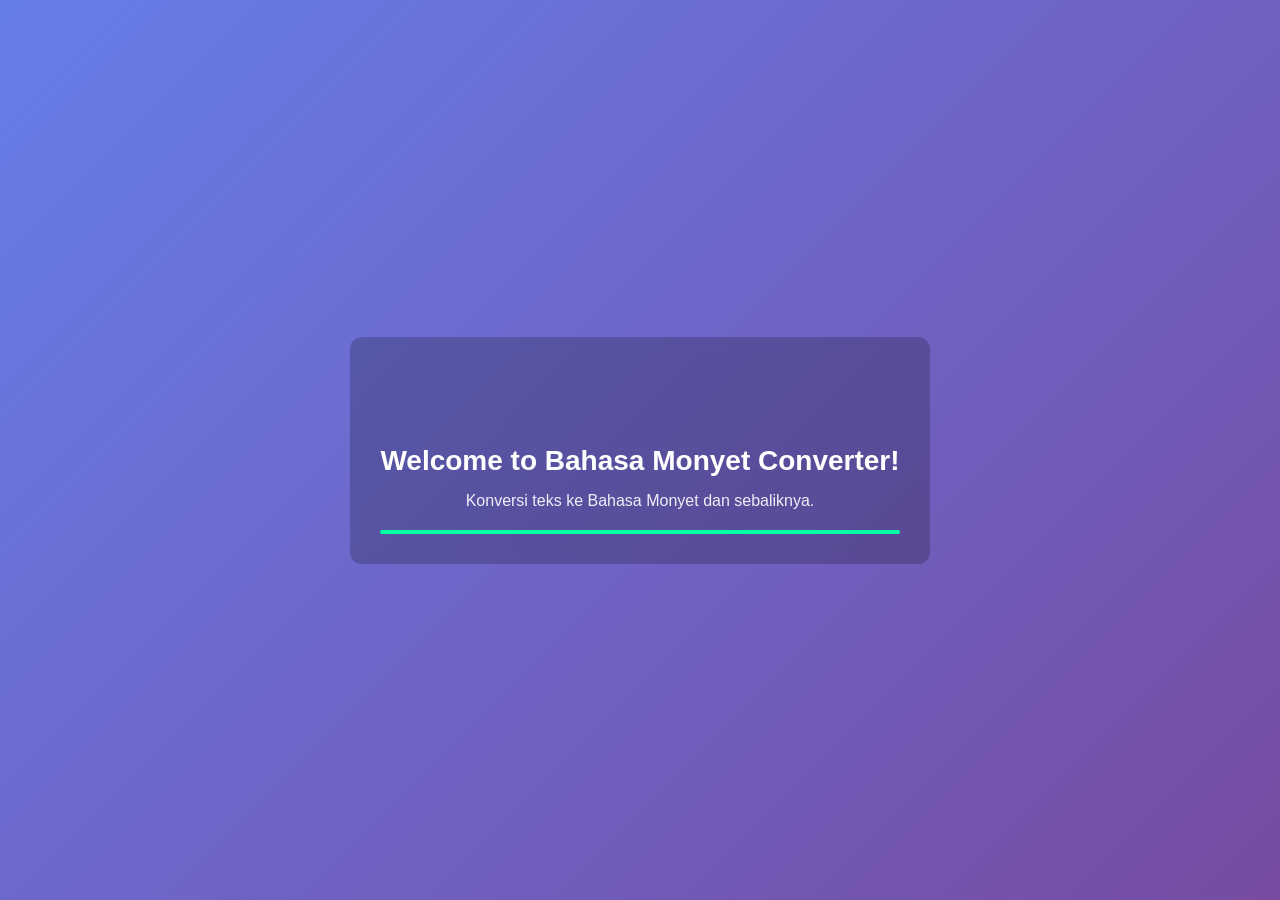
<file: monkeytext.html>
<!DOCTYPE html>
<html lang="en">
<head>
  <meta charset="UTF-8" />
  <meta name="viewport" content="width=device-width, initial-scale=1.0" />
  <title>Bahasa Monyet (Encode + Decode)</title>
  <link rel="stylesheet" href="https://cdnjs.cloudflare.com/ajax/libs/font-awesome/6.4.0/css/all.min.css">
  <style>
    :root {
      --primary-color: #4361ee;
      --secondary-color: #3f37c9;
      --accent-color: #f72585;
      --success-color: #06ffa5;
      --warning-color: #ffbe0b;
      --danger-color: #fb5607;
      --light-color: #f8f9fa;
      --dark-color: #212529;
      --gray-color: #6c757d;
      --border-radius: 12px;
      --transition: all 0.3s ease;
    }

    * {
      margin: 0;
      padding: 0;
      box-sizing: border-box;
    }

    body {
      font-family: 'Segoe UI', Tahoma, Geneva, Verdana, sans-serif;
      background: linear-gradient(135deg, #667eea 0%, #764ba2 100%);
      min-height: 100vh;
      display: flex;
      justify-content: center;
      align-items: center;
      padding: 15px;
      transition: var(--transition);
    }

    body.dark-mode {
      background: linear-gradient(135deg, #1a1a2e 0%, #16213e 100%);
    }

    .container {
      background: rgba(255, 255, 255, 0.95);
      backdrop-filter: blur(10px);
      border-radius: var(--border-radius);
      width: 100%;
      max-width: 500px;
      box-shadow: 0 8px 32px rgba(0, 0, 0, 0.1);
      padding: 25px;
      transition: var(--transition);
      position: relative;
      overflow: hidden;
    }

    body.dark-mode .container {
      background: rgba(30, 30, 46, 0.95);
      color: #f8f9fa;
    }

    .container::before {
      content: '';
      position: absolute;
      top: 0;
      left: 0;
      right: 0;
      height: 5px;
      background: linear-gradient(90deg, var(--primary-color), var(--accent-color));
    }

    .header {
      display: flex;
      justify-content: space-between;
      align-items: center;
      margin-bottom: 15px;
    }

    h2 {
      color: var(--primary-color);
      font-size: 24px;
      font-weight: 700;
      margin-bottom: 5px;
    }

    body.dark-mode h2 {
      color: var(--success-color);
    }

    .subtitle {
      font-size: 13px;
      color: var(--gray-color);
      margin-top: -5px;
      margin-bottom: 10px;
    }

    .theme-toggle {
      background: none;
      border: none;
      color: var(--primary-color);
      font-size: 18px;
      cursor: pointer;
      transition: var(--transition);
      padding: 8px;
      border-radius: 50%;
      width: 36px;
      height: 36px;
      display: flex;
      align-items: center;
      justify-content: center;
    }

    .theme-toggle:hover {
      background-color: rgba(67, 97, 238, 0.1);
      transform: rotate(15deg);
    }

    body.dark-mode .theme-toggle {
      color: var(--warning-color);
    }

    .input-group {
      margin-bottom: 15px;
    }

    label {
      display: block;
      margin-bottom: 6px;
      font-weight: 600;
      color: var(--dark-color);
      font-size: 14px;
    }

    body.dark-mode label {
      color: #f8f9fa;
    }

    input, textarea, select {
      width: 100%;
      padding: 10px 12px;
      border-radius: var(--border-radius);
      border: 1px solid #ddd;
      font-size: 15px;
      transition: var(--transition);
      background-color: #fff;
      color: var(--dark-color);
    }

    body.dark-mode input, 
    body.dark-mode textarea, 
    body.dark-mode select {
      background-color: rgba(255, 255, 255, 0.1);
      border-color: rgba(255, 255, 255, 0.2);
      color: #f8f9fa;
    }

    input:focus, textarea:focus, select:focus {
      outline: none;
      border-color: var(--primary-color);
      box-shadow: 0 0 0 3px rgba(67, 97, 238, 0.2);
    }

    textarea {
      resize: vertical;
      min-height: 80px;
    }

    .button-group {
      display: flex;
      gap: 8px;
      margin-top: 12px;
    }

    button {
      padding: 10px 15px;
      border: none;
      border-radius: var(--border-radius);
      font-size: 14px;
      font-weight: 600;
      cursor: pointer;
      transition: var(--transition);
      display: flex;
      align-items: center;
      justify-content: center;
      gap: 6px;
    }

    .primary-btn {
      background: var(--primary-color);
      color: white;
      flex: 1;
    }

    .primary-btn:hover {
      background: var(--secondary-color);
      transform: translateY(-2px);
      box-shadow: 0 5px 15px rgba(67, 97, 238, 0.3);
    }

    .secondary-btn {
      background: var(--light-color);
      color: var(--dark-color);
    }

    .secondary-btn:hover {
      background: #e9ecef;
    }

    body.dark-mode .secondary-btn {
      background: rgba(255, 255, 255, 0.1);
      color: #f8f9fa;
    }

    .copy-btn {
      background: var(--success-color);
      color: var(--dark-color);
    }

    .copy-btn:hover {
      background: #00d084;
    }

    .clear-btn {
      background: var(--danger-color);
      color: white;
    }

    .clear-btn:hover {
      background: #e63946;
    }

    .share-btn {
      background: var(--accent-color);
      color: white;
    }

    .share-btn:hover {
      background: #d70466;
    }

    .result-container {
      position: relative;
      margin-bottom: 15px;
    }

    .char-count {
      position: absolute;
      bottom: -18px;
      right: 0;
      font-size: 11px;
      color: var(--gray-color);
    }

    .mapping-breakdown {
      background: var(--light-color);
      padding: 12px;
      border-radius: var(--border-radius);
      margin-top: 15px;
      margin-bottom: 15px;
      font-size: 13px;
      color: var(--dark-color);
      border-left: 4px solid var(--primary-color);
    }

    body.dark-mode .mapping-breakdown {
      background: rgba(255, 255, 255, 0.1);
      color: #f8f9fa;
    }

    .translation {
      background: rgba(67, 97, 238, 0.1);
      padding: 12px;
      border-radius: var(--border-radius);
      margin-top: 15px;
      font-size: 13px;
      color: var(--dark-color);
      border-left: 4px solid var(--accent-color);
    }

    body.dark-mode .translation {
      background: rgba(247, 37, 133, 0.1);
      color: #f8f9fa;
    }

    .hidden {
      display: none;
    }

    .notification {
      position: fixed;
      top: 20px;
      right: 20px;
      background: var(--success-color);
      color: var(--dark-color);
      padding: 12px 18px;
      border-radius: var(--border-radius);
      box-shadow: 0 4px 12px rgba(0, 0, 0, 0.15);
      z-index: 1000;
      opacity: 0;
      transform: translateY(-20px);
      transition: var(--transition);
      display: flex;
      align-items: center;
      gap: 8px;
      font-size: 14px;
    }

    .notification.show {
      opacity: 1;
      transform: translateY(0);
    }

    .tabs {
      display: flex;
      margin-bottom: 15px;
      border-bottom: 1px solid #ddd;
    }

    body.dark-mode .tabs {
      border-color: rgba(255, 255, 255, 0.2);
    }

    .tab {
      padding: 8px 12px;
      cursor: pointer;
      font-weight: 600;
      color: var(--gray-color);
      border-bottom: 2px solid transparent;
      transition: var(--transition);
      font-size: 14px;
    }

    .tab.active {
      color: var(--primary-color);
      border-bottom-color: var(--primary-color);
    }

    body.dark-mode .tab.active {
      color: var(--success-color);
      border-bottom-color: var(--success-color);
    }

    .tab-content {
      display: none;
    }

    .tab-content.active {
      display: block;
    }

    .history-container {
      max-height: 200px;
      overflow-y: auto;
      margin-top: 12px;
    }

    .history-item {
      padding: 10px;
      border-radius: var(--border-radius);
      margin-bottom: 8px;
      background: var(--light-color);
      cursor: pointer;
      transition: var(--transition);
      display: flex;
      justify-content: space-between;
      align-items: center;
    }

    body.dark-mode .history-item {
      background: rgba(255, 255, 255, 0.1);
    }

    .history-item:hover {
      background: #e9ecef;
      transform: translateX(5px);
    }

    body.dark-mode .history-item:hover {
      background: rgba(255, 255, 255, 0.2);
    }

    .history-text {
      flex: 1;
      white-space: nowrap;
      overflow: hidden;
      text-overflow: ellipsis;
      font-size: 14px;
    }

    .history-result {
      font-weight: 600;
      color: var(--primary-color);
      margin-left: 8px;
      font-size: 14px;
    }

    body.dark-mode .history-result {
      color: var(--success-color);
    }

    .delete-history {
      background: none;
      border: none;
      color: var(--danger-color);
      cursor: pointer;
      padding: 5px;
      margin-left: 8px;
    }

    .info-section {
      background: rgba(67, 97, 238, 0.05);
      padding: 12px;
      border-radius: var(--border-radius);
      margin-top: 15px;
      font-size: 13px;
      color: var(--dark-color);
    }

    body.dark-mode .info-section {
      background: rgba(255, 255, 255, 0.05);
      color: #f8f9fa;
    }

    .info-title {
      font-weight: 600;
      margin-bottom: 8px;
      color: var(--primary-color);
      font-size: 14px;
    }

    body.dark-mode .info-title {
      color: var(--success-color);
    }

    .mode-selector {
      display: flex;
      gap: 8px;
      margin-bottom: 12px;
    }

    .mode-option {
      flex: 1;
      padding: 8px;
      text-align: center;
      border-radius: var(--border-radius);
      background: var(--light-color);
      cursor: pointer;
      transition: var(--transition);
      font-size: 13px;
    }

    .mode-option.active {
      background: var(--primary-color);
      color: white;
    }

    body.dark-mode .mode-option {
      background: rgba(255, 255, 255, 0.1);
    }

    body.dark-mode .mode-option.active {
      background: var(--success-color);
      color: var(--dark-color);
    }

    /* Intro Screen Styles */
    .intro-overlay {
      position: fixed;
      top: 0;
      left: 0;
      width: 100%;
      height: 100%;
      background: linear-gradient(135deg, #667eea 0%, #764ba2 100%);
      display: flex;
      justify-content: center;
      align-items: center;
      z-index: 9999;
      opacity: 1;
      transition: opacity 0.5s ease;
    }

    body.dark-mode .intro-overlay {
      background: linear-gradient(135deg, #1a1a2e 0%, #16213e 100%);
    }

    .intro-content {
      text-align: center;
      color: white;
      padding: 30px;
      border-radius: var(--border-radius);
      background: rgba(0, 0, 0, 0.2);
      backdrop-filter: blur(5px);
      max-width: 80%;
      animation: fadeInScale 0.8s ease;
    }

    .intro-title {
      font-size: 28px;
      margin-bottom: 15px;
      font-weight: 700;
    }

    .intro-subtitle {
      font-size: 16px;
      margin-bottom: 20px;
      opacity: 0.9;
    }

    .intro-icon {
      font-size: 50px;
      margin-bottom: 20px;
      color: var(--success-color);
    }

    .intro-progress {
      width: 100%;
      height: 4px;
      background: rgba(255, 255, 255, 0.2);
      border-radius: 2px;
      overflow: hidden;
      margin-top: 20px;
    }

    .intro-progress-bar {
      height: 100%;
      background: var(--success-color);
      width: 0;
      animation: progressAnimation 2s ease forwards;
    }

    @keyframes fadeInScale {
      from {
        opacity: 0;
        transform: scale(0.8);
      }
      to {
        opacity: 1;
        transform: scale(1);
      }
    }

    @keyframes progressAnimation {
      to {
        width: 100%;
      }
    }

    .template-container {
      display: flex;
      flex-wrap: wrap;
      gap: 8px;
      margin-top: 10px;
    }

    .template-item {
      padding: 6px 10px;
      background: var(--light-color);
      border-radius: 20px;
      font-size: 12px;
      cursor: pointer;
      transition: var(--transition);
      display: flex;
      align-items: center;
      gap: 5px;
    }

    body.dark-mode .template-item {
      background: rgba(255, 255, 255, 0.1);
    }

    .template-item:hover {
      background: var(--primary-color);
      color: white;
    }

    .template-item i {
      font-size: 10px;
    }

    .stats-container {
      display: grid;
      grid-template-columns: repeat(2, 1fr);
      gap: 10px;
      margin-top: 15px;
    }

    .stat-card {
      background: var(--light-color);
      padding: 10px;
      border-radius: var(--border-radius);
      text-align: center;
    }

    body.dark-mode .stat-card {
      background: rgba(255, 255, 255, 0.1);
    }

    .stat-value {
      font-size: 18px;
      font-weight: 700;
      color: var(--primary-color);
    }

    body.dark-mode .stat-value {
      color: var(--success-color);
    }

    .stat-label {
      font-size: 11px;
      color: var(--gray-color);
      margin-top: 3px;
    }

    .share-options {
      position: absolute;
      top: 100%;
      right: 0;
      background: white;
      border-radius: var(--border-radius);
      box-shadow: 0 4px 12px rgba(0, 0, 0, 0.15);
      padding: 10px;
      z-index: 100;
      display: none;
    }

    body.dark-mode .share-options {
      background: var(--dark-color);
    }

    .share-options.show {
      display: block;
    }

    .share-option {
      display: flex;
      align-items: center;
      gap: 8px;
      padding: 8px;
      cursor: pointer;
      border-radius: 6px;
      transition: var(--transition);
    }

    .share-option:hover {
      background: var(--light-color);
    }

    body.dark-mode .share-option:hover {
      background: rgba(255, 255, 255, 0.1);
    }

    .presentation-mode {
      position: fixed;
      top: 0;
      left: 0;
      width: 100%;
      height: 100%;
      background: var(--dark-color);
      color: white;
      display: none;
      flex-direction: column;
      justify-content: center;
      align-items: center;
      z-index: 9999;
      padding: 20px;
    }

    .presentation-mode.active {
      display: flex;
    }

    .presentation-content {
      max-width: 800px;
      width: 100%;
      text-align: center;
    }

    .presentation-output {
      font-size: 3rem;
      margin-bottom: 20px;
      word-break: break-all;
    }

    .presentation-input {
      font-size: 1.5rem;
      margin-bottom: 30px;
      opacity: 0.8;
    }

    .presentation-close {
      position: absolute;
      top: 20px;
      right: 20px;
      background: none;
      border: none;
      color: white;
      font-size: 24px;
      cursor: pointer;
    }

    @media (max-width: 576px) {
      .container {
        padding: 15px;
      }
      
      h2 {
        font-size: 20px;
      }
      
      .subtitle {
        font-size: 12px;
      }
      
      .button-group {
        flex-direction: column;
      }
      
      button {
        padding: 12px;
      }
      
      .intro-title {
        font-size: 24px;
      }
      
      .intro-subtitle {
        font-size: 14px;
      }

      .stats-container {
        grid-template-columns: 1fr;
      }

      .presentation-output {
        font-size: 2rem;
      }
    }
  </style>
</head>
<body>
  <!-- Intro Screen -->
  <div class="intro-overlay" id="introOverlay">
    <div class="intro-content">
      <div class="intro-icon">
        <i class="fas fa-monkey"></i>
      </div>
      <h1 class="intro-title">Welcome to Bahasa Monyet Converter!</h1>
      <p class="intro-subtitle">Konversi teks ke Bahasa Monyet dan sebaliknya.</p>
      <div class="intro-progress">
        <div class="intro-progress-bar"></div>
      </div>
    </div>
  </div>

  <div class="container">
    <div class="header">
      <div>
        <h2>Bahasa Monyet Converter</h2>
        <p class="subtitle">Konversi teks ke Bahasa Monyet dan sebaliknya.</p>
      </div>
      <button class="theme-toggle" id="themeToggle" title="Toggle Dark Mode">
        <i class="fas fa-moon"></i>
      </button>
    </div>

    <div class="tabs">
      <div class="tab active" data-tab="converter">Converter</div>
      <div class="tab" data-tab="reverse">Reverse</div>
      <div class="tab" data-tab="history">History</div>
      <div class="tab" data-tab="templates">Templates</div>
      <div class="tab" data-tab="stats">Stats</div>
    </div>

    <div class="tab-content active" id="converter">
      <div class="input-group">
        <label for="inputText">Enter text:</label>
        <textarea id="inputText" rows="3" oninput="convert()" placeholder="Type here..."></textarea>
        <p style="font-size:12px;color:#666;margin-top:-5px;margin-bottom:8px;">Contoh: hello world, selamat pagi, monyet lucu...</p>
      </div>

      <div class="input-group">
        <label for="output">Result:</label>
        <div class="result-container">
          <textarea id="output" rows="4" readonly></textarea>
          <div class="char-count" id="charCount">0 characters</div>
        </div>
        <div class="button-group">
          <button id="copyBtn" class="copy-btn hidden" onclick="copyResult()">
            <i class="fas fa-copy"></i> Copy
          </button>
          <button id="shareBtn" class="share-btn hidden" onclick="toggleShareOptions()">
            <i class="fas fa-share"></i> Share
          </button>
          <button id="presentBtn" class="secondary-btn hidden" onclick="openPresentationMode()">
            <i class="fas fa-expand"></i> Present
          </button>
          <button id="clearBtn" class="clear-btn hidden" onclick="clearAll()">
            <i class="fas fa-trash"></i> Clear
          </button>
        </div>
        <div class="share-options" id="shareOptions">
          <div class="share-option" onclick="shareToSocial('twitter')">
            <i class="fab fa-twitter"></i> Twitter
          </div>
          <div class="share-option" onclick="shareToSocial('facebook')">
            <i class="fab fa-facebook"></i> Facebook
          </div>
          <div class="share-option" onclick="shareToSocial('whatsapp')">
            <i class="fab fa-whatsapp"></i> WhatsApp
          </div>
          <div class="share-option" onclick="downloadAsFile()">
            <i class="fas fa-download"></i> Download as file
          </div>
        </div>
      </div>

      <div id="mappingBreakdown" class="mapping-breakdown hidden"></div>

      <div id="translation" class="translation hidden">
        <strong>Terjemahan:</strong>
        <div id="translationText"></div>
      </div>
    </div>

    <div class="tab-content" id="reverse">
      <div class="input-group">
        <label for="reverseInput">Enter monkey language:</label>
        <textarea id="reverseInput" rows="3" oninput="reverseConvert()" placeholder="Type monkey language here..."></textarea>
        <p style="font-size:12px;color:#666;margin-top:-5px;margin-bottom:8px;">Contoh: aauuaauuauuuaaauuau, aauuaauuuaauuaauuaauuaauu...</p>
      </div>

      <div class="input-group">
        <label for="reverseOutput">Result:</label>
        <div class="result-container">
          <textarea id="reverseOutput" rows="4" readonly></textarea>
          <div class="char-count" id="reverseCharCount">0 characters</div>
        </div>
        <div class="button-group">
          <button id="reverseCopyBtn" class="copy-btn hidden" onclick="copyReverseResult()">
            <i class="fas fa-copy"></i> Copy
          </button>
          <button id="reverseShareBtn" class="share-btn hidden" onclick="toggleReverseShareOptions()">
            <i class="fas fa-share"></i> Share
          </button>
          <button id="reversePresentBtn" class="secondary-btn hidden" onclick="openReversePresentationMode()">
            <i class="fas fa-expand"></i> Present
          </button>
          <button id="reverseClearBtn" class="clear-btn hidden" onclick="clearReverseAll()">
            <i class="fas fa-trash"></i> Clear
          </button>
        </div>
        <div class="share-options" id="reverseShareOptions">
          <div class="share-option" onclick="shareReverseToSocial('twitter')">
            <i class="fab fa-twitter"></i> Twitter
          </div>
          <div class="share-option" onclick="shareReverseToSocial('facebook')">
            <i class="fab fa-facebook"></i> Facebook
          </div>
          <div class="share-option" onclick="shareReverseToSocial('whatsapp')">
            <i class="fab fa-whatsapp"></i> WhatsApp
          </div>
          <div class="share-option" onclick="downloadReverseAsFile()">
            <i class="fas fa-download"></i> Download as file
          </div>
        </div>
      </div>

      <div id="reverseMappingBreakdown" class="mapping-breakdown hidden"></div>

      <div id="reverseTranslation" class="translation hidden">
        <strong>Terjemahan:</strong>
        <div id="reverseTranslationText"></div>
      </div>
    </div>

    <div class="tab-content" id="history">
      <div class="button-group">
        <button id="clearHistoryBtn" class="clear-btn" onclick="clearHistory()">
          <i class="fas fa-trash"></i> Clear History
        </button>
        <button id="exportHistoryBtn" class="secondary-btn" onclick="exportHistory()">
          <i class="fas fa-download"></i> Export
        </button>
      </div>
      <div class="history-container" id="historyContainer">
        <!-- History items will be added here -->
      </div>
    </div>

    <div class="tab-content" id="templates">
      <div class="input-group">
        <label>Quick Templates:</label>
        <div class="template-container" id="templateContainer">
          <div class="template-item" onclick="useTemplate('hello')">
            hello <i class="fas fa-arrow-right"></i> aauuaaauuauuuaaauuau
          </div>
          <div class="template-item" onclick="useTemplate('selamat')">
            selamat <i class="fas fa-arrow-right"></i> aauuaauuuaauuaauuaauuaauu
          </div>
          <div class="template-item" onclick="useTemplate('monyet')">
            monyet <i class="fas fa-arrow-right"></i> auuuuaauuaauuauauu
          </div>
        </div>
      </div>
      <div class="input-group">
        <label>Add New Template:</label>
        <div class="custom-mapping-row">
          <input type="text" id="newTemplateText" class="custom-mapping-input" placeholder="Text">
          <button class="add-mapping-btn" onclick="addTemplate()">
            <i class="fas fa-plus"></i> Add
          </button>
        </div>
      </div>
    </div>

    <div class="tab-content" id="stats">
      <div class="stats-container">
        <div class="stat-card">
          <div class="stat-value" id="totalConversions">0</div>
          <div class="stat-label">Total Conversions</div>
        </div>
        <div class="stat-card">
          <div class="stat-value" id="totalCharacters">0</div>
          <div class="stat-label">Total Characters</div>
        </div>
        <div class="stat-card">
          <div class="stat-value" id="mostUsedChar">-</div>
          <div class="stat-label">Most Used Character</div>
        </div>
        <div class="stat-card">
          <div class="stat-value" id="favoriteMode">Encode</div>
          <div class="stat-label">Favorite Mode</div>
        </div>
      </div>
    </div>

    <div class="info-section">
      <div class="info-title">Tentang Bahasa Monyet:</div>
      <div id="mappingInfo">
        Bahasa Monyet adalah sistem encoding yang mengubah setiap huruf menjadi kombinasi 5 karakter 'a' dan 'u'.<br>
        A=aaaaa, B=aaaau, C=aaaua, D=aaauu, E=aauaa, F=aauau, G=aauua, H=aauuu<br>
        I=auaaa, J=auaau, K=auaua, L=auauu, M=auuaa, N=auuau, O=auuua, P=auuuu<br>
        Q=uaaaa, R=uaaau, S=uaaua, T=uaauu, U=uauaa, V=uauau, W=uauua, X=uauuu<br>
        Y=uuaaa, Z=uuaau<br>
        Spasi direpresentasikan dengan karakter "/".
      </div>
      <div class="info-title" style="margin-top: 12px;">Contoh:</div>
      <div>
        hello → aauuaauuauuuaaauuau<br>
        selamat → aauuaauuuaauuaauuaauuaauu<br>
        monyet → auuuuaauuaauuauauu
      </div>
    </div>
  </div>

  <div id="notification" class="notification">
    <i class="fas fa-check-circle"></i>
    <span id="notificationText">Success!</span>
  </div>

  <!-- Presentation Mode -->
  <div class="presentation-mode" id="presentationMode">
    <button class="presentation-close" onclick="closePresentationMode()">
      <i class="fas fa-times"></i>
    </button>
    <div class="presentation-content">
      <div class="presentation-output" id="presentationOutput"></div>
      <div class="presentation-input" id="presentationInput"></div>
    </div>
  </div>

  <!-- Reverse Presentation Mode -->
  <div class="presentation-mode" id="reversePresentationMode">
    <button class="presentation-close" onclick="closeReversePresentationMode()">
      <i class="fas fa-times"></i>
    </button>
    <div class="presentation-content">
      <div class="presentation-output" id="reversePresentationOutput"></div>
      <div class="presentation-input" id="reversePresentationInput"></div>
    </div>
  </div>

  <script>
    // MAP HURUF → KODE
    const encodeMap = {
      A:"aaaaa", B:"aaaau", C:"aaaua", D:"aaauu",
      E:"aauaa", F:"aauau", G:"aauua", H:"aauuu",
      I:"auaaa", J:"auaau", K:"auaua", L:"auauu",
      M:"auuaa", N:"auuau", O:"auuua", P:"auuuu",
      Q:"uaaaa", R:"uaaau", S:"uaaua", T:"uaauu",
      U:"uauaa", V:"uauau", W:"uauua", X:"uauuu",
      Y:"uuaaa", Z:"uuaau"
    };

    // Buat MAP kebalikan: KODE → HURUF
    const decodeMap = {};
    for (const [char, code] of Object.entries(encodeMap)) {
      decodeMap[code] = char;
    }

    // Templates
    let templates = JSON.parse(localStorage.getItem('monyetTemplates')) || [
      { text: "hello", result: "aauuaauuauuuaaauuau" },
      { text: "selamat", result: "aauuaauuuaauuaauuaauuaauu" },
      { text: "monyet", result: "auuuuaauuaauuauauu" }
    ];

    // Statistics
    let stats = JSON.parse(localStorage.getItem('monyetStats')) || {
      totalConversions: 0,
      totalCharacters: 0,
      characterUsage: {},
      modeUsage: { encode: 0, decode: 0 }
    };

    // Current modes
    let conversionHistory = JSON.parse(localStorage.getItem('monyetHistory')) || [];

    // Initialize
    document.addEventListener('DOMContentLoaded', function() {
      // Show intro screen
      const introOverlay = document.getElementById('introOverlay');
      
      // Hide intro after 2.5 seconds
      setTimeout(() => {
        introOverlay.style.opacity = '0';
        setTimeout(() => {
          introOverlay.style.display = 'none';
        }, 500);
      }, 2500);
      
      // Check for saved theme preference
      if (localStorage.getItem('theme') === 'dark') {
        document.body.classList.add('dark-mode');
        document.getElementById('themeToggle').innerHTML = '<i class="fas fa-sun"></i>';
      }

      // Load history
      loadHistory();
      
      // Load templates
      loadTemplates();
      
      // Load stats
      updateStats();

      // Set up event listeners
      document.querySelectorAll('.tab').forEach(tab => {
        tab.addEventListener('click', function() {
          document.querySelectorAll('.tab').forEach(t => t.classList.remove('active'));
          document.querySelectorAll('.tab-content').forEach(c => c.classList.remove('active'));
          
          this.classList.add('active');
          document.getElementById(this.dataset.tab).classList.add('active');
        });
      });

      document.getElementById('themeToggle').addEventListener('click', function() {
        document.body.classList.toggle('dark-mode');
        const isDark = document.body.classList.contains('dark-mode');
        this.innerHTML = isDark ? '<i class="fas fa-sun"></i>' : '<i class="fas fa-moon"></i>';
        localStorage.setItem('theme', isDark ? 'dark' : 'light');
      });
      
      // Close share options when clicking outside
      document.addEventListener('click', function(e) {
        const shareOptions = document.getElementById('shareOptions');
        const shareBtn = document.getElementById('shareBtn');
        const reverseShareOptions = document.getElementById('reverseShareOptions');
        const reverseShareBtn = document.getElementById('reverseShareBtn');
        
        if (!shareOptions.contains(e.target) && e.target !== shareBtn) {
          shareOptions.classList.remove('show');
        }
        
        if (!reverseShareOptions.contains(e.target) && e.target !== reverseShareBtn) {
          reverseShareOptions.classList.remove('show');
        }
      });
    });

    function encodeText(text){
      text = text.toUpperCase();
      let out = "";
      let mappingBreakdown = [];
      
      for (let ch of text){
        if (/[A-Z]/.test(ch)){
          out += encodeMap[ch] + " ";
          mappingBreakdown.push(`${ch} > ${encodeMap[ch]}`);
        } else if (ch === " ") {
          out += "/ ";   // tanda spasi
          mappingBreakdown.push(`spasi > /`);
        }
      }
      
      return { result: out.trim(), breakdown: mappingBreakdown };
    }

    function decodeText(text){
      const parts = text.trim().split(/\s+/);
      let out = "";
      let mappingBreakdown = [];
      
      for (let token of parts){
        if (token === "/") { 
          out += " ";
          mappingBreakdown.push(`/ > spasi`);
          continue;
        }
        const char = decodeMap[token] ?? "?";
        out += char.toLowerCase();
        mappingBreakdown.push(`${token} > ${char}`);
      }
      
      return { result: out, breakdown: mappingBreakdown };
    }

    function convert(){
      const input = document.getElementById("inputText").value;
      
      if (!input) {
        document.getElementById("output").value = "";
        document.getElementById("charCount").textContent = "0 characters";
        document.getElementById("copyBtn").classList.add("hidden");
        document.getElementById("shareBtn").classList.add("hidden");
        document.getElementById("presentBtn").classList.add("hidden");
        document.getElementById("clearBtn").classList.add("hidden");
        document.getElementById("mappingBreakdown").classList.add("hidden");
        document.getElementById("translation").classList.add("hidden");
        return;
      }
      
      const encodeResult = encodeText(input);
      const result = encodeResult.result;
      const breakdown = encodeResult.breakdown;
      
      document.getElementById("output").value = result;
      document.getElementById("charCount").textContent = `${result.length} characters`;
      
      // Show elements
      document.getElementById("copyBtn").classList.remove("hidden");
      document.getElementById("shareBtn").classList.remove("hidden");
      document.getElementById("presentBtn").classList.remove("hidden");
      document.getElementById("clearBtn").classList.remove("hidden");
      document.getElementById("mappingBreakdown").classList.remove("hidden");
      document.getElementById("translation").classList.remove("hidden");
      
      // Display mapping breakdown
      document.getElementById("mappingBreakdown").innerHTML = 
        "<strong>Rincian Konversi:</strong><br>" + breakdown.join(", ");
      
      // Display translation (original text)
      document.getElementById("translationText").textContent = input;
      
      // Add to history
      addToHistory(input, result, 'encode');
      
      // Update stats
      updateConversionStats(input, result, 'encode');
    }

    function reverseConvert(){
      const input = document.getElementById("reverseInput").value;
      
      if (!input) {
        document.getElementById("reverseOutput").value = "";
        document.getElementById("reverseCharCount").textContent = "0 characters";
        document.getElementById("reverseCopyBtn").classList.add("hidden");
        document.getElementById("reverseShareBtn").classList.add("hidden");
        document.getElementById("reversePresentBtn").classList.add("hidden");
        document.getElementById("reverseClearBtn").classList.add("hidden");
        document.getElementById("reverseMappingBreakdown").classList.add("hidden");
        document.getElementById("reverseTranslation").classList.add("hidden");
        return;
      }
      
      const decodeResult = decodeText(input);
      const result = decodeResult.result;
      const breakdown = decodeResult.breakdown;
      
      document.getElementById("reverseOutput").value = result;
      document.getElementById("reverseCharCount").textContent = `${result.length} characters`;
      
      // Show elements
      document.getElementById("reverseCopyBtn").classList.remove("hidden");
      document.getElementById("reverseShareBtn").classList.remove("hidden");
      document.getElementById("reversePresentBtn").classList.remove("hidden");
      document.getElementById("reverseClearBtn").classList.remove("hidden");
      document.getElementById("reverseMappingBreakdown").classList.remove("hidden");
      document.getElementById("reverseTranslation").classList.remove("hidden");
      
      // Display mapping breakdown
      document.getElementById("reverseMappingBreakdown").innerHTML = 
        "<strong>Rincian Konversi:</strong><br>" + breakdown.join(", ");
      
      // Display translation (original text)
      document.getElementById("reverseTranslationText").textContent = input;
      
      // Add to history
      addToHistory(input, result, 'decode');
      
      // Update stats
      updateConversionStats(input, result, 'decode');
    }

    function copyResult(){
      const out = document.getElementById('output');
      if (!out.value) return;
      out.select();
      document.execCommand('copy');
      showNotification("Copied to clipboard!");
    }

    function copyReverseResult(){
      const out = document.getElementById('reverseOutput');
      if (!out.value) return;
      out.select();
      document.execCommand('copy');
      showNotification("Copied to clipboard!");
    }

    function clearAll(){
      document.getElementById("inputText").value = "";
      document.getElementById("output").value = "";
      document.getElementById("charCount").textContent = "0 characters";
      document.getElementById("copyBtn").classList.add("hidden");
      document.getElementById("shareBtn").classList.add("hidden");
      document.getElementById("presentBtn").classList.add("hidden");
      document.getElementById("clearBtn").classList.add("hidden");
      document.getElementById("mappingBreakdown").classList.add("hidden");
      document.getElementById("translation").classList.add("hidden");
    }

    function clearReverseAll(){
      document.getElementById("reverseInput").value = "";
      document.getElementById("reverseOutput").value = "";
      document.getElementById("reverseCharCount").textContent = "0 characters";
      document.getElementById("reverseCopyBtn").classList.add("hidden");
      document.getElementById("reverseShareBtn").classList.add("hidden");
      document.getElementById("reversePresentBtn").classList.add("hidden");
      document.getElementById("reverseClearBtn").classList.add("hidden");
      document.getElementById("reverseMappingBreakdown").classList.add("hidden");
      document.getElementById("reverseTranslation").classList.add("hidden");
    }

    function showNotification(message) {
      const notification = document.getElementById("notification");
      document.getElementById("notificationText").textContent = message;
      notification.classList.add("show");
      
      // Hide notification after 3 seconds
      setTimeout(() => {
        notification.classList.remove("show");
      }, 3000);
    }

    function addToHistory(original, converted, mode) {
      // Check if this conversion already exists in history
      const exists = conversionHistory.some(item => 
        item.original === original && item.converted === converted && item.mode === mode
      );
      
      if (!exists) {
        conversionHistory.unshift({
          original,
          converted,
          mode,
          timestamp: new Date().toISOString()
        });
        
        // Keep only the last 20 items
        if (conversionHistory.length > 20) {
          conversionHistory = conversionHistory.slice(0, 20);
        }
        
        // Save to localStorage
        localStorage.setItem('monyetHistory', JSON.stringify(conversionHistory));
        
        // Update history display
        loadHistory();
      }
    }

    function loadHistory() {
      const historyContainer = document.getElementById('historyContainer');
      
      if (conversionHistory.length === 0) {
        historyContainer.innerHTML = '<p style="text-align:center; color:#666;">No history yet</p>';
        return;
      }
      
      historyContainer.innerHTML = '';
      
      conversionHistory.forEach((item, index) => {
        const historyItem = document.createElement('div');
        historyItem.className = 'history-item';
        
        const date = new Date(item.timestamp);
        const formattedDate = `${date.toLocaleDateString()} ${date.toLocaleTimeString()}`;
        
        historyItem.innerHTML = `
          <div class="history-text">${item.original} (${item.mode})</div>
          <div class="history-result">${item.converted}</div>
          <button class="delete-history" onclick="deleteHistoryItem(${index})" title="Delete">
            <i class="fas fa-times"></i>
          </button>
        `;
        
        historyItem.addEventListener('click', function(e) {
          if (!e.target.closest('.delete-history')) {
            if (item.mode === 'encode') {
              document.getElementById('inputText').value = item.original;
              document.getElementById('output').value = item.converted;
              document.getElementById('charCount').textContent = `${item.converted.length} characters`;
              document.getElementById('copyBtn').classList.remove('hidden');
              document.getElementById('shareBtn').classList.remove('hidden');
              document.getElementById('presentBtn').classList.remove('hidden');
              document.getElementById('clearBtn').classList.remove('hidden');
              document.getElementById('mappingBreakdown').classList.remove('hidden');
              document.getElementById('translation').classList.remove('hidden');
              document.getElementById('translationText').textContent = item.original;
              
              // Switch to converter tab
              document.querySelectorAll('.tab').forEach(t => t.classList.remove('active'));
              document.querySelectorAll('.tab-content').forEach(c => c.classList.remove('active'));
              document.querySelector('[data-tab="converter"]').classList.add('active');
              document.getElementById('converter').classList.add('active');
            } else {
              document.getElementById('reverseInput').value = item.original;
              document.getElementById('reverseOutput').value = item.converted;
              document.getElementById('reverseCharCount').textContent = `${item.converted.length} characters`;
              document.getElementById('reverseCopyBtn').classList.remove('hidden');
              document.getElementById('reverseShareBtn').classList.remove('hidden');
              document.getElementById('reversePresentBtn').classList.remove('hidden');
              document.getElementById('reverseClearBtn').classList.remove('hidden');
              document.getElementById('reverseMappingBreakdown').classList.remove('hidden');
              document.getElementById('reverseTranslation').classList.remove('hidden');
              document.getElementById('reverseTranslationText').textContent = item.original;
              
              // Switch to reverse tab
              document.querySelectorAll('.tab').forEach(t => t.classList.remove('active'));
              document.querySelectorAll('.tab-content').forEach(c => c.classList.remove('active'));
              document.querySelector('[data-tab="reverse"]').classList.add('active');
              document.getElementById('reverse').classList.add('active');
            }
          }
        });
        
        historyContainer.appendChild(historyItem);
      });
    }

    function deleteHistoryItem(index) {
      conversionHistory.splice(index, 1);
      localStorage.setItem('monyetHistory', JSON.stringify(conversionHistory));
      loadHistory();
      showNotification("History item deleted");
    }

    function clearHistory() {
      if (confirm('Are you sure you want to clear all history?')) {
        conversionHistory = [];
        localStorage.setItem('monyetHistory', JSON.stringify(conversionHistory));
        loadHistory();
        showNotification("History cleared");
      }
    }

    function exportHistory() {
      const dataStr = JSON.stringify(conversionHistory, null, 2);
      const dataUri = 'data:application/json;charset=utf-8,'+ encodeURIComponent(dataStr);
      
      const exportFileDefaultName = `bahasa-monyet-history-${new Date().toISOString().slice(0,10)}.json`;
      
      const linkElement = document.createElement('a');
      linkElement.setAttribute('href', dataUri);
      linkElement.setAttribute('download', exportFileDefaultName);
      linkElement.click();
      
      showNotification("History exported!");
    }

    function toggleShareOptions() {
      const shareOptions = document.getElementById('shareOptions');
      shareOptions.classList.toggle('show');
    }

    function toggleReverseShareOptions() {
      const shareOptions = document.getElementById('reverseShareOptions');
      shareOptions.classList.toggle('show');
    }

    function shareToSocial(platform) {
      const text = document.getElementById('inputText').value;
      const result = document.getElementById('output').value;
      const shareText = `"${text}" → "${result}"`;
      
      let url = '';
      
      switch(platform) {
        case 'twitter':
          url = `https://twitter.com/intent/tweet?text=${encodeURIComponent(shareText)}`;
          break;
        case 'facebook':
          url = `https://www.facebook.com/sharer/sharer.php?u=${encodeURIComponent(window.location.href)}&quote=${encodeURIComponent(shareText)}`;
          break;
        case 'whatsapp':
          url = `https://wa.me/?text=${encodeURIComponent(shareText)}`;
          break;
      }
      
      if (url) {
        window.open(url, '_blank');
      }
      
      // Hide share options
      document.getElementById('shareOptions').classList.remove('show');
    }

    function shareReverseToSocial(platform) {
      const text = document.getElementById('reverseInput').value;
      const result = document.getElementById('reverseOutput').value;
      const shareText = `"${text}" → "${result}"`;
      
      let url = '';
      
      switch(platform) {
        case 'twitter':
          url = `https://twitter.com/intent/tweet?text=${encodeURIComponent(shareText)}`;
          break;
        case 'facebook':
          url = `https://www.facebook.com/sharer/sharer.php?u=${encodeURIComponent(window.location.href)}&quote=${encodeURIComponent(shareText)}`;
          break;
        case 'whatsapp':
          url = `https://wa.me/?text=${encodeURIComponent(shareText)}`;
          break;
      }
      
      if (url) {
        window.open(url, '_blank');
      }
      
      // Hide share options
      document.getElementById('reverseShareOptions').classList.remove('show');
    }

    function downloadAsFile() {
      const text = document.getElementById('inputText').value;
      const result = document.getElementById('output').value;
      const content = `Original: ${text}\nConverted: ${result}`;
      
      const dataUri = 'data:text/plain;charset=utf-8,'+ encodeURIComponent(content);
      
      const exportFileDefaultName = `bahasa-monyet-${new Date().toISOString().slice(0,10)}.txt`;
      
      const linkElement = document.createElement('a');
      linkElement.setAttribute('href', dataUri);
      linkElement.setAttribute('download', exportFileDefaultName);
      linkElement.click();
      
      // Hide share options
      document.getElementById('shareOptions').classList.remove('show');
      
      showNotification("File downloaded!");
    }

    function downloadReverseAsFile() {
      const text = document.getElementById('reverseInput').value;
      const result = document.getElementById('reverseOutput').value;
      const content = `Original: ${text}\nConverted: ${result}`;
      
      const dataUri = 'data:text/plain;charset=utf-8,'+ encodeURIComponent(content);
      
      const exportFileDefaultName = `bahasa-monyet-reverse-${new Date().toISOString().slice(0,10)}.txt`;
      
      const linkElement = document.createElement('a');
      linkElement.setAttribute('href', dataUri);
      linkElement.setAttribute('download', exportFileDefaultName);
      linkElement.click();
      
      // Hide share options
      document.getElementById('reverseShareOptions').classList.remove('show');
      
      showNotification("File downloaded!");
    }

    function openPresentationMode() {
      const text = document.getElementById('inputText').value;
      const result = document.getElementById('output').value;
      
      document.getElementById('presentationOutput').textContent = result;
      document.getElementById('presentationInput').textContent = text;
      document.getElementById('presentationMode').classList.add('active');
    }

    function closePresentationMode() {
      document.getElementById('presentationMode').classList.remove('active');
    }

    function openReversePresentationMode() {
      const text = document.getElementById('reverseInput').value;
      const result = document.getElementById('reverseOutput').value;
      
      document.getElementById('reversePresentationOutput').textContent = result;
      document.getElementById('reversePresentationInput').textContent = text;
      document.getElementById('reversePresentationMode').classList.add('active');
    }

    function closeReversePresentationMode() {
      document.getElementById('reversePresentationMode').classList.remove('active');
    }

    function loadTemplates() {
      const templateContainer = document.getElementById('templateContainer');
      templateContainer.innerHTML = '';
      
      templates.forEach((template, index) => {
        const templateItem = document.createElement('div');
        templateItem.className = 'template-item';
        templateItem.innerHTML = `
          ${template.text} <i class="fas fa-arrow-right"></i> ${template.result}
          <i class="fas fa-times" onclick="removeTemplate(${index})" style="margin-left:5px;"></i>
        `;
        templateItem.onclick = function(e) {
          if (!e.target.classList.contains('fa-times')) {
            useTemplate(template.text);
          }
        };
        templateContainer.appendChild(templateItem);
      });
    }

    function useTemplate(text) {
      document.getElementById('inputText').value = text;
      convert();
      
      // Switch to converter tab
      document.querySelectorAll('.tab').forEach(t => t.classList.remove('active'));
      document.querySelectorAll('.tab-content').forEach(c => c.classList.remove('active'));
      document.querySelector('[data-tab="converter"]').classList.add('active');
      document.getElementById('converter').classList.add('active');
    }

    function addTemplate() {
      const text = document.getElementById('newTemplateText').value.trim();
      if (!text) return;
      
      // Convert the text using encode mode
      const result = encodeText(text).result;
      
      templates.push({ text, result });
      localStorage.setItem('monyetTemplates', JSON.stringify(templates));
      
      document.getElementById('newTemplateText').value = '';
      loadTemplates();
      
      showNotification("Template added!");
    }

    function removeTemplate(index) {
      templates.splice(index, 1);
      localStorage.setItem('monyetTemplates', JSON.stringify(templates));
      loadTemplates();
      showNotification("Template removed!");
    }

    function updateConversionStats(text, result, mode) {
      stats.totalConversions++;
      stats.totalCharacters += text.length;
      stats.modeUsage[mode]++;
      
      // Update character usage
      for (const char of text.toLowerCase()) {
        if (!stats.characterUsage[char]) {
          stats.characterUsage[char] = 0;
        }
        stats.characterUsage[char]++;
      }
      
      // Save stats
      localStorage.setItem('monyetStats', JSON.stringify(stats));
      
      // Update display
      updateStats();
    }

    function updateStats() {
      document.getElementById('totalConversions').textContent = stats.totalConversions;
      document.getElementById('totalCharacters').textContent = stats.totalCharacters;
      
      // Find most used character
      let mostUsedChar = '-';
      let maxUsage = 0;
      for (const char in stats.characterUsage) {
        if (stats.characterUsage[char] > maxUsage) {
          maxUsage = stats.characterUsage[char];
          mostUsedChar = char;
        }
      }
      document.getElementById('mostUsedChar').textContent = mostUsedChar;
      
      // Find favorite mode
      let favoriteMode = 'Encode';
      let maxModeUsage = 0;
      for (const mode in stats.modeUsage) {
        if (stats.modeUsage[mode] > maxModeUsage) {
          maxModeUsage = stats.modeUsage[mode];
          favoriteMode = mode.charAt(0).toUpperCase() + mode.slice(1);
        }
      }
      document.getElementById('favoriteMode').textContent = favoriteMode;
    }
  </script>
</body>
</html>
</file>
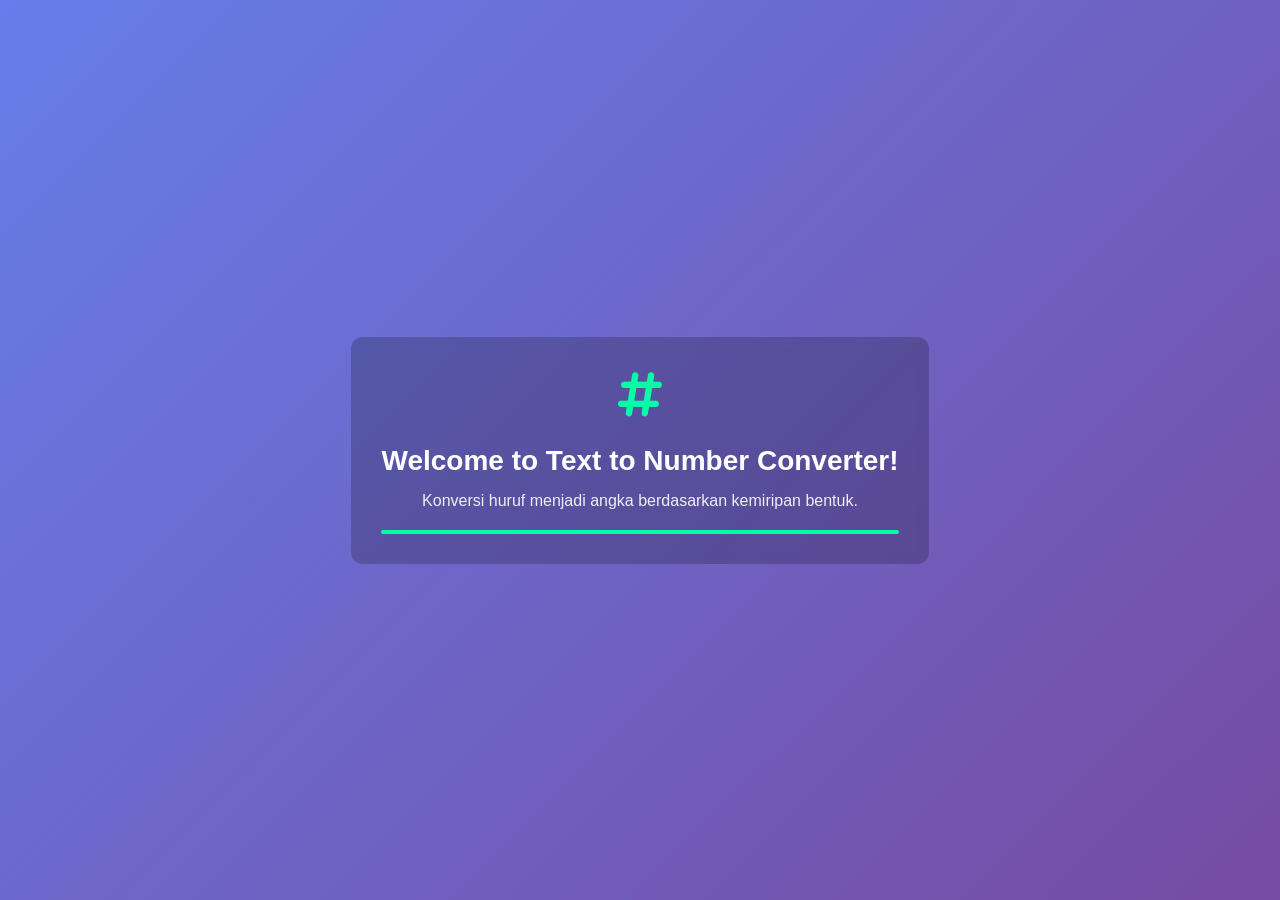
<file: text-number.html>
<!DOCTYPE html>
<html lang="en">
<head>
  <meta charset="UTF-8" />
  <meta name="viewport" content="width=device-width, initial-scale=1.0" />
  <title>Text to Number (Leet) Converter</title>
  <link rel="stylesheet" href="https://cdnjs.cloudflare.com/ajax/libs/font-awesome/6.4.0/css/all.min.css">
  <style>
    :root {
      --primary-color: #4361ee;
      --secondary-color: #3f37c9;
      --accent-color: #f72585;
      --success-color: #06ffa5;
      --warning-color: #ffbe0b;
      --danger-color: #fb5607;
      --light-color: #f8f9fa;
      --dark-color: #212529;
      --gray-color: #6c757d;
      --border-radius: 12px;
      --transition: all 0.3s ease;
    }

    * {
      margin: 0;
      padding: 0;
      box-sizing: border-box;
    }

    body {
      font-family: 'Segoe UI', Tahoma, Geneva, Verdana, sans-serif;
      background: linear-gradient(135deg, #667eea 0%, #764ba2 100%);
      min-height: 100vh;
      display: flex;
      justify-content: center;
      align-items: center;
      padding: 15px;
      transition: var(--transition);
    }

    body.dark-mode {
      background: linear-gradient(135deg, #1a1a2e 0%, #16213e 100%);
    }

    .container {
      background: rgba(255, 255, 255, 0.95);
      backdrop-filter: blur(10px);
      border-radius: var(--border-radius);
      width: 100%;
      max-width: 500px;
      box-shadow: 0 8px 32px rgba(0, 0, 0, 0.1);
      padding: 25px;
      transition: var(--transition);
      position: relative;
      overflow: hidden;
    }

    body.dark-mode .container {
      background: rgba(30, 30, 46, 0.95);
      color: #f8f9fa;
    }

    .container::before {
      content: '';
      position: absolute;
      top: 0;
      left: 0;
      right: 0;
      height: 5px;
      background: linear-gradient(90deg, var(--primary-color), var(--accent-color));
    }

    .header {
      display: flex;
      justify-content: space-between;
      align-items: center;
      margin-bottom: 15px;
    }

    h2 {
      color: var(--primary-color);
      font-size: 24px;
      font-weight: 700;
      margin-bottom: 5px;
    }

    body.dark-mode h2 {
      color: var(--success-color);
    }

    .subtitle {
      font-size: 13px;
      color: var(--gray-color);
      margin-top: -5px;
      margin-bottom: 10px;
    }

    .theme-toggle {
      background: none;
      border: none;
      color: var(--primary-color);
      font-size: 18px;
      cursor: pointer;
      transition: var(--transition);
      padding: 8px;
      border-radius: 50%;
      width: 36px;
      height: 36px;
      display: flex;
      align-items: center;
      justify-content: center;
    }

    .theme-toggle:hover {
      background-color: rgba(67, 97, 238, 0.1);
      transform: rotate(15deg);
    }

    body.dark-mode .theme-toggle {
      color: var(--warning-color);
    }

    .input-group {
      margin-bottom: 15px;
    }

    label {
      display: block;
      margin-bottom: 6px;
      font-weight: 600;
      color: var(--dark-color);
      font-size: 14px;
    }

    body.dark-mode label {
      color: #f8f9fa;
    }

    input, textarea, select {
      width: 100%;
      padding: 10px 12px;
      border-radius: var(--border-radius);
      border: 1px solid #ddd;
      font-size: 15px;
      transition: var(--transition);
      background-color: #fff;
      color: var(--dark-color);
    }

    body.dark-mode input, 
    body.dark-mode textarea, 
    body.dark-mode select {
      background-color: rgba(255, 255, 255, 0.1);
      border-color: rgba(255, 255, 255, 0.2);
      color: #f8f9fa;
    }

    input:focus, textarea:focus, select:focus {
      outline: none;
      border-color: var(--primary-color);
      box-shadow: 0 0 0 3px rgba(67, 97, 238, 0.2);
    }

    textarea {
      resize: vertical;
      min-height: 80px;
    }

    .button-group {
      display: flex;
      gap: 8px;
      margin-top: 12px;
    }

    button {
      padding: 10px 15px;
      border: none;
      border-radius: var(--border-radius);
      font-size: 14px;
      font-weight: 600;
      cursor: pointer;
      transition: var(--transition);
      display: flex;
      align-items: center;
      justify-content: center;
      gap: 6px;
    }

    .primary-btn {
      background: var(--primary-color);
      color: white;
      flex: 1;
    }

    .primary-btn:hover {
      background: var(--secondary-color);
      transform: translateY(-2px);
      box-shadow: 0 5px 15px rgba(67, 97, 238, 0.3);
    }

    .secondary-btn {
      background: var(--light-color);
      color: var(--dark-color);
    }

    .secondary-btn:hover {
      background: #e9ecef;
    }

    body.dark-mode .secondary-btn {
      background: rgba(255, 255, 255, 0.1);
      color: #f8f9fa;
    }

    .copy-btn {
      background: var(--success-color);
      color: var(--dark-color);
    }

    .copy-btn:hover {
      background: #00d084;
    }

    .clear-btn {
      background: var(--danger-color);
      color: white;
    }

    .clear-btn:hover {
      background: #e63946;
    }

    .share-btn {
      background: var(--accent-color);
      color: white;
    }

    .share-btn:hover {
      background: #d70466;
    }

    .result-container {
      position: relative;
      margin-bottom: 15px;
    }

    .char-count {
      position: absolute;
      bottom: -18px;
      right: 0;
      font-size: 11px;
      color: var(--gray-color);
    }

    .mapping-breakdown {
      background: var(--light-color);
      padding: 12px;
      border-radius: var(--border-radius);
      margin-top: 15px;
      margin-bottom: 15px;
      font-size: 13px;
      color: var(--dark-color);
      border-left: 4px solid var(--primary-color);
    }

    body.dark-mode .mapping-breakdown {
      background: rgba(255, 255, 255, 0.1);
      color: #f8f9fa;
    }

    .translation {
      background: rgba(67, 97, 238, 0.1);
      padding: 12px;
      border-radius: var(--border-radius);
      margin-top: 15px;
      font-size: 13px;
      color: var(--dark-color);
      border-left: 4px solid var(--accent-color);
    }

    body.dark-mode .translation {
      background: rgba(247, 37, 133, 0.1);
      color: #f8f9fa;
    }

    .hidden {
      display: none;
    }

    .notification {
      position: fixed;
      top: 20px;
      right: 20px;
      background: var(--success-color);
      color: var(--dark-color);
      padding: 12px 18px;
      border-radius: var(--border-radius);
      box-shadow: 0 4px 12px rgba(0, 0, 0, 0.15);
      z-index: 1000;
      opacity: 0;
      transform: translateY(-20px);
      transition: var(--transition);
      display: flex;
      align-items: center;
      gap: 8px;
      font-size: 14px;
    }

    .notification.show {
      opacity: 1;
      transform: translateY(0);
    }

    .tabs {
      display: flex;
      margin-bottom: 15px;
      border-bottom: 1px solid #ddd;
    }

    body.dark-mode .tabs {
      border-color: rgba(255, 255, 255, 0.2);
    }

    .tab {
      padding: 8px 12px;
      cursor: pointer;
      font-weight: 600;
      color: var(--gray-color);
      border-bottom: 2px solid transparent;
      transition: var(--transition);
      font-size: 14px;
    }

    .tab.active {
      color: var(--primary-color);
      border-bottom-color: var(--primary-color);
    }

    body.dark-mode .tab.active {
      color: var(--success-color);
      border-bottom-color: var(--success-color);
    }

    .tab-content {
      display: none;
    }

    .tab-content.active {
      display: block;
    }

    .history-container {
      max-height: 200px;
      overflow-y: auto;
      margin-top: 12px;
    }

    .history-item {
      padding: 10px;
      border-radius: var(--border-radius);
      margin-bottom: 8px;
      background: var(--light-color);
      cursor: pointer;
      transition: var(--transition);
      display: flex;
      justify-content: space-between;
      align-items: center;
    }

    body.dark-mode .history-item {
      background: rgba(255, 255, 255, 0.1);
    }

    .history-item:hover {
      background: #e9ecef;
      transform: translateX(5px);
    }

    body.dark-mode .history-item:hover {
      background: rgba(255, 255, 255, 0.2);
    }

    .history-text {
      flex: 1;
      white-space: nowrap;
      overflow: hidden;
      text-overflow: ellipsis;
      font-size: 14px;
    }

    .history-result {
      font-weight: 600;
      color: var(--primary-color);
      margin-left: 8px;
      font-size: 14px;
    }

    body.dark-mode .history-result {
      color: var(--success-color);
    }

    .delete-history {
      background: none;
      border: none;
      color: var(--danger-color);
      cursor: pointer;
      padding: 5px;
      margin-left: 8px;
    }

    .info-section {
      background: rgba(67, 97, 238, 0.05);
      padding: 12px;
      border-radius: var(--border-radius);
      margin-top: 15px;
      font-size: 13px;
      color: var(--dark-color);
    }

    body.dark-mode .info-section {
      background: rgba(255, 255, 255, 0.05);
      color: #f8f9fa;
    }

    .info-title {
      font-weight: 600;
      margin-bottom: 8px;
      color: var(--primary-color);
      font-size: 14px;
    }

    body.dark-mode .info-title {
      color: var(--success-color);
    }

    .mode-selector {
      display: flex;
      gap: 8px;
      margin-bottom: 12px;
    }

    .mode-option {
      flex: 1;
      padding: 8px;
      text-align: center;
      border-radius: var(--border-radius);
      background: var(--light-color);
      cursor: pointer;
      transition: var(--transition);
      font-size: 13px;
    }

    .mode-option.active {
      background: var(--primary-color);
      color: white;
    }

    body.dark-mode .mode-option {
      background: rgba(255, 255, 255, 0.1);
    }

    body.dark-mode .mode-option.active {
      background: var(--success-color);
      color: var(--dark-color);
    }

    /* Intro Screen Styles */
    .intro-overlay {
      position: fixed;
      top: 0;
      left: 0;
      width: 100%;
      height: 100%;
      background: linear-gradient(135deg, #667eea 0%, #764ba2 100%);
      display: flex;
      justify-content: center;
      align-items: center;
      z-index: 9999;
      opacity: 1;
      transition: opacity 0.5s ease;
    }

    body.dark-mode .intro-overlay {
      background: linear-gradient(135deg, #1a1a2e 0%, #16213e 100%);
    }

    .intro-content {
      text-align: center;
      color: white;
      padding: 30px;
      border-radius: var(--border-radius);
      background: rgba(0, 0, 0, 0.2);
      backdrop-filter: blur(5px);
      max-width: 80%;
      animation: fadeInScale 0.8s ease;
    }

    .intro-title {
      font-size: 28px;
      margin-bottom: 15px;
      font-weight: 700;
    }

    .intro-subtitle {
      font-size: 16px;
      margin-bottom: 20px;
      opacity: 0.9;
    }

    .intro-icon {
      font-size: 50px;
      margin-bottom: 20px;
      color: var(--success-color);
    }

    .intro-progress {
      width: 100%;
      height: 4px;
      background: rgba(255, 255, 255, 0.2);
      border-radius: 2px;
      overflow: hidden;
      margin-top: 20px;
    }

    .intro-progress-bar {
      height: 100%;
      background: var(--success-color);
      width: 0;
      animation: progressAnimation 2s ease forwards;
    }

    @keyframes fadeInScale {
      from {
        opacity: 0;
        transform: scale(0.8);
      }
      to {
        opacity: 1;
        transform: scale(1);
      }
    }

    @keyframes progressAnimation {
      to {
        width: 100%;
      }
    }

    /* New Styles for Additional Features */
    .template-container {
      display: flex;
      flex-wrap: wrap;
      gap: 8px;
      margin-top: 10px;
    }

    .template-item {
      padding: 6px 10px;
      background: var(--light-color);
      border-radius: 20px;
      font-size: 12px;
      cursor: pointer;
      transition: var(--transition);
      display: flex;
      align-items: center;
      gap: 5px;
    }

    body.dark-mode .template-item {
      background: rgba(255, 255, 255, 0.1);
    }

    .template-item:hover {
      background: var(--primary-color);
      color: white;
    }

    .template-item i {
      font-size: 10px;
    }

    .stats-container {
      display: grid;
      grid-template-columns: repeat(2, 1fr);
      gap: 10px;
      margin-top: 15px;
    }

    .stat-card {
      background: var(--light-color);
      padding: 10px;
      border-radius: var(--border-radius);
      text-align: center;
    }

    body.dark-mode .stat-card {
      background: rgba(255, 255, 255, 0.1);
    }

    .stat-value {
      font-size: 18px;
      font-weight: 700;
      color: var(--primary-color);
    }

    body.dark-mode .stat-value {
      color: var(--success-color);
    }

    .stat-label {
      font-size: 11px;
      color: var(--gray-color);
      margin-top: 3px;
    }

    .custom-mapping-container {
      margin-top: 15px;
    }

    .custom-mapping-row {
      display: flex;
      gap: 8px;
      margin-bottom: 8px;
      align-items: center;
    }

    .custom-mapping-input {
      flex: 1;
    }

    .remove-mapping-btn {
      background: var(--danger-color);
      color: white;
      border: none;
      border-radius: 50%;
      width: 24px;
      height: 24px;
      display: flex;
      align-items: center;
      justify-content: center;
      cursor: pointer;
    }

    .add-mapping-btn {
      background: var(--success-color);
      color: var(--dark-color);
      border: none;
      border-radius: var(--border-radius);
      padding: 6px 12px;
      cursor: pointer;
      font-size: 12px;
      margin-top: 5px;
    }

    .batch-container {
      margin-top: 15px;
    }

    .batch-item {
      display: flex;
      gap: 8px;
      margin-bottom: 8px;
      align-items: center;
    }

    .batch-input {
      flex: 1;
    }

    .batch-result {
      flex: 1;
      background: var(--light-color);
      padding: 8px;
      border-radius: var(--border-radius);
      font-size: 13px;
    }

    body.dark-mode .batch-result {
      background: rgba(255, 255, 255, 0.1);
    }

    .remove-batch-btn {
      background: var(--danger-color);
      color: white;
      border: none;
      border-radius: 50%;
      width: 24px;
      height: 24px;
      display: flex;
      align-items: center;
      justify-content: center;
      cursor: pointer;
    }

    .add-batch-btn {
      background: var(--success-color);
      color: var(--dark-color);
      border: none;
      border-radius: var(--border-radius);
      padding: 6px 12px;
      cursor: pointer;
      font-size: 12px;
      margin-top: 5px;
    }

    .share-options {
      position: absolute;
      top: 100%;
      right: 0;
      background: white;
      border-radius: var(--border-radius);
      box-shadow: 0 4px 12px rgba(0, 0, 0, 0.15);
      padding: 10px;
      z-index: 100;
      display: none;
    }

    body.dark-mode .share-options {
      background: var(--dark-color);
    }

    .share-options.show {
      display: block;
    }

    .share-option {
      display: flex;
      align-items: center;
      gap: 8px;
      padding: 8px;
      cursor: pointer;
      border-radius: 6px;
      transition: var(--transition);
    }

    .share-option:hover {
      background: var(--light-color);
    }

    body.dark-mode .share-option:hover {
      background: rgba(255, 255, 255, 0.1);
    }

    .presentation-mode {
      position: fixed;
      top: 0;
      left: 0;
      width: 100%;
      height: 100%;
      background: var(--dark-color);
      color: white;
      display: none;
      flex-direction: column;
      justify-content: center;
      align-items: center;
      z-index: 9999;
      padding: 20px;
    }

    .presentation-mode.active {
      display: flex;
    }

    .presentation-content {
      max-width: 800px;
      width: 100%;
      text-align: center;
    }

    .presentation-output {
      font-size: 3rem;
      margin-bottom: 20px;
      word-break: break-all;
    }

    .presentation-input {
      font-size: 1.5rem;
      margin-bottom: 30px;
      opacity: 0.8;
    }

    .presentation-close {
      position: absolute;
      top: 20px;
      right: 20px;
      background: none;
      border: none;
      color: white;
      font-size: 24px;
      cursor: pointer;
    }

    .clipboard-monitor {
      position: fixed;
      bottom: 20px;
      right: 20px;
      background: var(--primary-color);
      color: white;
      padding: 10px 15px;
      border-radius: var(--border-radius);
      cursor: pointer;
      display: none;
      align-items: center;
      gap: 8px;
      z-index: 100;
    }

    .clipboard-monitor.active {
      display: flex;
    }

    @media (max-width: 576px) {
      .container {
        padding: 15px;
      }
      
      h2 {
        font-size: 20px;
      }
      
      .subtitle {
        font-size: 12px;
      }
      
      .button-group {
        flex-direction: column;
      }
      
      button {
        padding: 12px;
      }
      
      .intro-title {
        font-size: 24px;
      }
      
      .intro-subtitle {
        font-size: 14px;
      }

      .stats-container {
        grid-template-columns: 1fr;
      }

      .presentation-output {
        font-size: 2rem;
      }
    }
  </style>
</head>
<body>
  <!-- Intro Screen -->
  <div class="intro-overlay" id="introOverlay">
    <div class="intro-content">
      <div class="intro-icon">
        <i class="fas fa-hashtag"></i>
      </div>
      <h1 class="intro-title">Welcome to Text to Number Converter!</h1>
      <p class="intro-subtitle">Konversi huruf menjadi angka berdasarkan kemiripan bentuk.</p>
      <div class="intro-progress">
        <div class="intro-progress-bar"></div>
      </div>
    </div>
  </div>

  <div class="container">
    <div class="header">
      <div>
        <h2>Text to Number Converter</h2>
        <p class="subtitle">Konversi huruf menjadi angka berdasarkan kemiripan bentuk.</p>
      </div>
      <button class="theme-toggle" id="themeToggle" title="Toggle Dark Mode">
        <i class="fas fa-moon"></i>
      </button>
    </div>

    <div class="tabs">
      <div class="tab active" data-tab="converter">Converter</div>
      <div class="tab" data-tab="reverse">Reverse</div>
      <div class="tab" data-tab="history">History</div>
      <div class="tab" data-tab="templates">Templates</div>
      <div class="tab" data-tab="stats">Stats</div>
      <div class="tab" data-tab="settings">Settings</div>
    </div>

    <div class="tab-content active" id="converter">
      <div class="input-group">
        <label for="inputText">Enter text:</label>
        <input id="inputText" placeholder="Type here..." oninput="convert()" />
        <p style="font-size:12px;color:#666;margin-top:-5px;margin-bottom:8px;">Contoh: hello, selamat, zeli, random text...</p>
      </div>

      <div class="input-group">
        <label for="conversionMode">Conversion Mode:</label>
        <div class="mode-selector">
          <div class="mode-option active" data-mode="standard">Standard</div>
          <div class="mode-option" data-mode="advanced">Advanced</div>
          <div class="mode-option" data-mode="minimal">Minimal</div>
          <div class="mode-option" data-mode="custom">Custom</div>
        </div>
      </div>

      <div class="input-group">
        <label for="output">Result:</label>
        <div class="result-container">
          <textarea id="output" rows="4" readonly></textarea>
          <div class="char-count" id="charCount">0 characters</div>
        </div>
        <div class="button-group">
          <button id="copyBtn" class="copy-btn hidden" onclick="copyResult()">
            <i class="fas fa-copy"></i> Copy
          </button>
          <button id="shareBtn" class="share-btn hidden" onclick="toggleShareOptions()">
            <i class="fas fa-share"></i> Share
          </button>
          <button id="presentBtn" class="secondary-btn hidden" onclick="openPresentationMode()">
            <i class="fas fa-expand"></i> Present
          </button>
          <button id="clearBtn" class="clear-btn hidden" onclick="clearText()">
            <i class="fas fa-trash"></i> Clear
          </button>
        </div>
        <div class="share-options" id="shareOptions">
          <div class="share-option" onclick="shareToSocial('twitter')">
            <i class="fab fa-twitter"></i> Twitter
          </div>
          <div class="share-option" onclick="shareToSocial('facebook')">
            <i class="fab fa-facebook"></i> Facebook
          </div>
          <div class="share-option" onclick="shareToSocial('whatsapp')">
            <i class="fab fa-whatsapp"></i> WhatsApp
          </div>
          <div class="share-option" onclick="downloadAsFile()">
            <i class="fas fa-download"></i> Download as file
          </div>
        </div>
      </div>

      <div id="mappingBreakdown" class="mapping-breakdown hidden"></div>

      <div id="translation" class="translation hidden">
        <strong>Terjemahan:</strong>
        <div id="translationText"></div>
      </div>
    </div>

    <div class="tab-content" id="reverse">
      <div class="input-group">
        <label for="reverseInput">Enter numbers:</label>
        <input id="reverseInput" placeholder="Type numbers here..." oninput="reverseConvert()" />
        <p style="font-size:12px;color:#666;margin-top:-5px;margin-bottom:8px;">Contoh: h3110, 53140747, 21611...</p>
      </div>

      <div class="input-group">
        <label for="reverseOutput">Result:</label>
        <div class="result-container">
          <textarea id="reverseOutput" rows="4" readonly></textarea>
          <div class="char-count" id="reverseCharCount">0 characters</div>
        </div>
        <div class="button-group">
          <button id="reverseCopyBtn" class="copy-btn hidden" onclick="copyReverseResult()">
            <i class="fas fa-copy"></i> Copy
          </button>
          <button id="reverseClearBtn" class="clear-btn hidden" onclick="clearReverseText()">
            <i class="fas fa-trash"></i> Clear
          </button>
        </div>
      </div>
    </div>

    <div class="tab-content" id="history">
      <div class="button-group">
        <button id="clearHistoryBtn" class="clear-btn" onclick="clearHistory()">
          <i class="fas fa-trash"></i> Clear History
        </button>
        <button id="exportHistoryBtn" class="secondary-btn" onclick="exportHistory()">
          <i class="fas fa-download"></i> Export
        </button>
      </div>
      <div class="history-container" id="historyContainer">
        <!-- History items will be added here -->
      </div>
    </div>

    <div class="tab-content" id="templates">
      <div class="input-group">
        <label>Quick Templates:</label>
        <div class="template-container" id="templateContainer">
          <div class="template-item" onclick="useTemplate('hello')">
            hello <i class="fas fa-arrow-right"></i> h3110
          </div>
          <div class="template-item" onclick="useTemplate('selamat')">
            selamat <i class="fas fa-arrow-right"></i> 53140747
          </div>
          <div class="template-item" onclick="useTemplate('zeli')">
            zeli <i class="fas fa-arrow-right"></i> 21611
          </div>
        </div>
      </div>
      <div class="input-group">
        <label>Add New Template:</label>
        <div class="custom-mapping-row">
          <input type="text" id="newTemplateText" class="custom-mapping-input" placeholder="Text">
          <button class="add-mapping-btn" onclick="addTemplate()">
            <i class="fas fa-plus"></i> Add
          </button>
        </div>
      </div>
    </div>

    <div class="tab-content" id="stats">
      <div class="stats-container">
        <div class="stat-card">
          <div class="stat-value" id="totalConversions">0</div>
          <div class="stat-label">Total Conversions</div>
        </div>
        <div class="stat-card">
          <div class="stat-value" id="totalCharacters">0</div>
          <div class="stat-label">Total Characters</div>
        </div>
        <div class="stat-card">
          <div class="stat-value" id="mostUsedChar">-</div>
          <div class="stat-label">Most Used Character</div>
        </div>
        <div class="stat-card">
          <div class="stat-value" id="favoriteMode">Standard</div>
          <div class="stat-label">Favorite Mode</div>
        </div>
      </div>
    </div>

    <div class="tab-content" id="settings">
      <div class="input-group">
        <label>Custom Mapping:</label>
        <div class="custom-mapping-container" id="customMappingContainer">
          <!-- Custom mapping rows will be added here -->
        </div>
        <button class="add-mapping-btn" onclick="addCustomMapping()">
          <i class="fas fa-plus"></i> Add Mapping
        </button>
      </div>
      <div class="input-group">
        <label>Batch Conversion:</label>
        <div class="batch-container" id="batchContainer">
          <!-- Batch items will be added here -->
        </div>
        <button class="add-batch-btn" onclick="addBatchItem()">
          <i class="fas fa-plus"></i> Add Item
        </button>
        <button class="primary-btn" onclick="processBatch()" style="margin-top: 8px;">
          <i class="fas fa-play"></i> Process Batch
        </button>
      </div>
      <div class="input-group">
        <label>Clipboard Monitor:</label>
        <div class="button-group">
          <button id="clipboardToggle" class="secondary-btn" onclick="toggleClipboardMonitor()">
            <i class="fas fa-clipboard"></i> Enable
          </button>
        </div>
      </div>
    </div>

    <div class="info-section">
      <div class="info-title">Mapping (A-Z → Angka):</div>
      <div id="mappingInfo">
        A→4, B→8, C→01, D→02, E→3, F→03, G→6, H→04, I→1, L→1, O→0, S→5, T→7, Z→2<br>
        Huruf lain memakai angka unik 2 digit.
      </div>
      <div class="info-title" style="margin-top: 12px;">Contoh:</div>
      <div>
        hello → h3110<br>
        selamat → 53140747<br>
        zeli → 21611
      </div>
    </div>
  </div>

  <div id="notification" class="notification">
    <i class="fas fa-check-circle"></i>
    <span id="notificationText">Success!</span>
  </div>

  <!-- Presentation Mode -->
  <div class="presentation-mode" id="presentationMode">
    <button class="presentation-close" onclick="closePresentationMode()">
      <i class="fas fa-times"></i>
    </button>
    <div class="presentation-content">
      <div class="presentation-output" id="presentationOutput"></div>
      <div class="presentation-input" id="presentationInput"></div>
    </div>
  </div>

  <!-- Clipboard Monitor -->
  <div class="clipboard-monitor" id="clipboardMonitor" onclick="convertClipboard()">
    <i class="fas fa-clipboard"></i> Convert Clipboard
  </div>

  <script>
    // Standard mapping
    const standardMap = {
      a: "4",  b: "8",  c: "01", d: "02", e: "3",  f: "03",
      g: "6",  h: "04", i: "1",  j: "05", k: "06", l: "1",
      m: "07", n: "08", o: "0",  p: "09", q: "10", r: "11",
      s: "5",  t: "7",  u: "12", v: "13", w: "14", x: "15",
      y: "16", z: "2"
    };

    // Advanced mapping (more leet speak variations)
    const advancedMap = {
      a: "4",  b: "8",  c: "(", d: "|)", e: "3",  f: "ph",
      g: "6",  h: "#", i: "1",  j: "7", k: "|<", l: "1",
      m: "/\\/\\", n: "|\\|", o: "0", p: "|D", q: "(_,)", r: "|2",
      s: "5",  t: "7",  u: "(_)", v: "\\/", w: "\\/\\/", x: "><",
      y: "`/", z: "2"
    };

    // Minimal mapping (only most common leet replacements)
    const minimalMap = {
      a: "4", e: "3", i: "1", o: "0", s: "5", t: "7", z: "2"
    };

    // Custom mapping (user-defined)
    let customMap = JSON.parse(localStorage.getItem('customMap')) || {};

    // Templates
    let templates = JSON.parse(localStorage.getItem('templates')) || [
      { text: "hello", result: "h3110" },
      { text: "selamat", result: "53140747" },
      { text: "zeli", result: "21611" }
    ];

    // Statistics
    let stats = JSON.parse(localStorage.getItem('stats')) || {
      totalConversions: 0,
      totalCharacters: 0,
      characterUsage: {},
      modeUsage: { standard: 0, advanced: 0, minimal: 0, custom: 0 }
    };

    // Reverse mapping for standard mode
    const reverseMap = {};
    for (const key in standardMap) {
      reverseMap[standardMap[key]] = key;
    }

    // Current mode
    let currentMode = 'standard';
    let conversionHistory = JSON.parse(localStorage.getItem('conversionHistory')) || [];
    let clipboardMonitorActive = false;
    let lastClipboardContent = "";

    // Initialize
    document.addEventListener('DOMContentLoaded', function() {
      // Show intro screen
      const introOverlay = document.getElementById('introOverlay');
      
      // Hide intro after 2.5 seconds
      setTimeout(() => {
        introOverlay.style.opacity = '0';
        setTimeout(() => {
          introOverlay.style.display = 'none';
        }, 500);
      }, 2500);
      
      // Check for saved theme preference
      if (localStorage.getItem('theme') === 'dark') {
        document.body.classList.add('dark-mode');
        document.getElementById('themeToggle').innerHTML = '<i class="fas fa-sun"></i>';
      }

      // Load history
      loadHistory();
      
      // Load templates
      loadTemplates();
      
      // Load stats
      updateStats();
      
      // Load custom mapping
      loadCustomMapping();
      
      // Initialize batch container with one item
      addBatchItem();

      // Set up event listeners
      document.querySelectorAll('.tab').forEach(tab => {
        tab.addEventListener('click', function() {
          document.querySelectorAll('.tab').forEach(t => t.classList.remove('active'));
          document.querySelectorAll('.tab-content').forEach(c => c.classList.remove('active'));
          
          this.classList.add('active');
          document.getElementById(this.dataset.tab).classList.add('active');
        });
      });

      document.querySelectorAll('.mode-option').forEach(option => {
        option.addEventListener('click', function() {
          document.querySelectorAll('.mode-option').forEach(o => o.classList.remove('active'));
          this.classList.add('active');
          currentMode = this.dataset.mode;
          convert(); // Re-convert with new mode
        });
      });

      document.getElementById('themeToggle').addEventListener('click', function() {
        document.body.classList.toggle('dark-mode');
        const isDark = document.body.classList.contains('dark-mode');
        this.innerHTML = isDark ? '<i class="fas fa-sun"></i>' : '<i class="fas fa-moon"></i>';
        localStorage.setItem('theme', isDark ? 'dark' : 'light');
      });
      
      // Close share options when clicking outside
      document.addEventListener('click', function(e) {
        const shareOptions = document.getElementById('shareOptions');
        const shareBtn = document.getElementById('shareBtn');
        
        if (!shareOptions.contains(e.target) && e.target !== shareBtn) {
          shareOptions.classList.remove('show');
        }
      });
    });

    function getMap() {
      switch (currentMode) {
        case 'advanced':
          return advancedMap;
        case 'minimal':
          return minimalMap;
        case 'custom':
          return { ...standardMap, ...customMap };
        default:
          return standardMap;
      }
    }

    function convert() {
      const text = document.getElementById("inputText").value.toLowerCase();
      let result = "";
      let mappingBreakdown = [];
      const map = getMap();
      
      for (const c of text) {
        const mappedValue = map[c] ?? c;
        result += mappedValue;
        
        // Add to mapping breakdown
        if (map[c]) {
          mappingBreakdown.push(`${c} > ${mappedValue}`);
        } else {
          mappingBreakdown.push(`${c} > ${c}`);
        }
      }
      
      document.getElementById("output").value = result;
      document.getElementById("charCount").textContent = `${result.length} characters`;
      
      // Show/hide elements based on whether there's input
      if (text) {
        document.getElementById("copyBtn").classList.remove("hidden");
        document.getElementById("shareBtn").classList.remove("hidden");
        document.getElementById("presentBtn").classList.remove("hidden");
        document.getElementById("clearBtn").classList.remove("hidden");
        document.getElementById("mappingBreakdown").classList.remove("hidden");
        document.getElementById("translation").classList.remove("hidden");
        
        // Display mapping breakdown
        document.getElementById("mappingBreakdown").innerHTML = 
          "<strong>Rincian Konversi:</strong><br>" + mappingBreakdown.join(", ");
        
        // Display translation (original text)
        document.getElementById("translationText").textContent = text;
        
        // Add to history
        addToHistory(text, result);
        
        // Update stats
        updateConversionStats(text, result);
      } else {
        document.getElementById("copyBtn").classList.add("hidden");
        document.getElementById("shareBtn").classList.add("hidden");
        document.getElementById("presentBtn").classList.add("hidden");
        document.getElementById("clearBtn").classList.add("hidden");
        document.getElementById("mappingBreakdown").classList.add("hidden");
        document.getElementById("translation").classList.add("hidden");
      }
    }
    
    function reverseConvert() {
      const text = document.getElementById("reverseInput").value.toLowerCase();
      let result = "";
      let i = 0;
      
      while (i < text.length) {
        let found = false;
        
        // Try to match the longest possible mapping first
        for (let len = 3; len >= 1; len--) {
          if (i + len <= text.length) {
            const substr = text.substring(i, i + len);
            if (reverseMap[substr]) {
              result += reverseMap[substr];
              i += len;
              found = true;
              break;
            }
          }
        }
        
        if (!found) {
          result += text[i];
          i++;
        }
      }
      
      document.getElementById("reverseOutput").value = result;
      document.getElementById("reverseCharCount").textContent = `${result.length} characters`;
      
      // Show/hide elements based on whether there's input
      if (text) {
        document.getElementById("reverseCopyBtn").classList.remove("hidden");
        document.getElementById("reverseClearBtn").classList.remove("hidden");
      } else {
        document.getElementById("reverseCopyBtn").classList.add("hidden");
        document.getElementById("reverseClearBtn").classList.add("hidden");
      }
    }
    
    function copyResult() {
      const output = document.getElementById("output");
      output.select();
      document.execCommand("copy");
      
      // Show notification
      showNotification("Copied to clipboard!");
    }
    
    function copyReverseResult() {
      const output = document.getElementById("reverseOutput");
      output.select();
      document.execCommand("copy");
      
      // Show notification
      showNotification("Copied to clipboard!");
    }
    
    function clearText() {
      document.getElementById("inputText").value = "";
      document.getElementById("output").value = "";
      document.getElementById("charCount").textContent = "0 characters";
      document.getElementById("copyBtn").classList.add("hidden");
      document.getElementById("shareBtn").classList.add("hidden");
      document.getElementById("presentBtn").classList.add("hidden");
      document.getElementById("clearBtn").classList.add("hidden");
      document.getElementById("mappingBreakdown").classList.add("hidden");
      document.getElementById("translation").classList.add("hidden");
    }
    
    function clearReverseText() {
      document.getElementById("reverseInput").value = "";
      document.getElementById("reverseOutput").value = "";
      document.getElementById("reverseCharCount").textContent = "0 characters";
      document.getElementById("reverseCopyBtn").classList.add("hidden");
      document.getElementById("reverseClearBtn").classList.add("hidden");
    }
    
    function showNotification(message) {
      const notification = document.getElementById("notification");
      document.getElementById("notificationText").textContent = message;
      notification.classList.add("show");
      
      // Hide notification after 3 seconds
      setTimeout(() => {
        notification.classList.remove("show");
      }, 3000);
    }
    
    function addToHistory(original, converted) {
      // Check if this conversion already exists in history
      const exists = conversionHistory.some(item => 
        item.original === original && item.converted === converted
      );
      
      if (!exists) {
        conversionHistory.unshift({
          original,
          converted,
          timestamp: new Date().toISOString()
        });
        
        // Keep only the last 20 items
        if (conversionHistory.length > 20) {
          conversionHistory = conversionHistory.slice(0, 20);
        }
        
        // Save to localStorage
        localStorage.setItem('conversionHistory', JSON.stringify(conversionHistory));
        
        // Update history display
        loadHistory();
      }
    }
    
    function loadHistory() {
      const historyContainer = document.getElementById('historyContainer');
      
      if (conversionHistory.length === 0) {
        historyContainer.innerHTML = '<p style="text-align:center; color:#666;">No history yet</p>';
        return;
      }
      
      historyContainer.innerHTML = '';
      
      conversionHistory.forEach((item, index) => {
        const historyItem = document.createElement('div');
        historyItem.className = 'history-item';
        
        const date = new Date(item.timestamp);
        const formattedDate = `${date.toLocaleDateString()} ${date.toLocaleTimeString()}`;
        
        historyItem.innerHTML = `
          <div class="history-text">${item.original}</div>
          <div class="history-result">${item.converted}</div>
          <button class="delete-history" onclick="deleteHistoryItem(${index})" title="Delete">
            <i class="fas fa-times"></i>
          </button>
        `;
        
        historyItem.addEventListener('click', function(e) {
          if (!e.target.closest('.delete-history')) {
            document.getElementById('inputText').value = item.original;
            document.getElementById('output').value = item.converted;
            document.getElementById('charCount').textContent = `${item.converted.length} characters`;
            document.getElementById('copyBtn').classList.remove('hidden');
            document.getElementById('shareBtn').classList.remove('hidden');
            document.getElementById('presentBtn').classList.remove('hidden');
            document.getElementById('clearBtn').classList.remove('hidden');
            document.getElementById('mappingBreakdown').classList.remove('hidden');
            document.getElementById('translation').classList.remove('hidden');
            document.getElementById('translationText').textContent = item.original;
            
            // Switch to converter tab
            document.querySelectorAll('.tab').forEach(t => t.classList.remove('active'));
            document.querySelectorAll('.tab-content').forEach(c => c.classList.remove('active'));
            document.querySelector('[data-tab="converter"]').classList.add('active');
            document.getElementById('converter').classList.add('active');
          }
        });
        
        historyContainer.appendChild(historyItem);
      });
    }
    
    function deleteHistoryItem(index) {
      conversionHistory.splice(index, 1);
      localStorage.setItem('conversionHistory', JSON.stringify(conversionHistory));
      loadHistory();
      showNotification("History item deleted");
    }
    
    function clearHistory() {
      if (confirm('Are you sure you want to clear all history?')) {
        conversionHistory = [];
        localStorage.setItem('conversionHistory', JSON.stringify(conversionHistory));
        loadHistory();
        showNotification("History cleared");
      }
    }
    
    function exportHistory() {
      const dataStr = JSON.stringify(conversionHistory, null, 2);
      const dataUri = 'data:application/json;charset=utf-8,'+ encodeURIComponent(dataStr);
      
      const exportFileDefaultName = `text-to-number-history-${new Date().toISOString().slice(0,10)}.json`;
      
      const linkElement = document.createElement('a');
      linkElement.setAttribute('href', dataUri);
      linkElement.setAttribute('download', exportFileDefaultName);
      linkElement.click();
      
      showNotification("History exported!");
    }
    
    function toggleShareOptions() {
      const shareOptions = document.getElementById('shareOptions');
      shareOptions.classList.toggle('show');
    }
    
    function shareToSocial(platform) {
      const text = document.getElementById('inputText').value;
      const result = document.getElementById('output').value;
      const shareText = `"${text}" → "${result}"`;
      
      let url = '';
      
      switch(platform) {
        case 'twitter':
          url = `https://twitter.com/intent/tweet?text=${encodeURIComponent(shareText)}`;
          break;
        case 'facebook':
          url = `https://www.facebook.com/sharer/sharer.php?u=${encodeURIComponent(window.location.href)}&quote=${encodeURIComponent(shareText)}`;
          break;
        case 'whatsapp':
          url = `https://wa.me/?text=${encodeURIComponent(shareText)}`;
          break;
      }
      
      if (url) {
        window.open(url, '_blank');
      }
      
      // Hide share options
      document.getElementById('shareOptions').classList.remove('show');
    }
    
    function downloadAsFile() {
      const text = document.getElementById('inputText').value;
      const result = document.getElementById('output').value;
      const content = `Original: ${text}\nConverted: ${result}`;
      
      const dataUri = 'data:text/plain;charset=utf-8,'+ encodeURIComponent(content);
      
      const exportFileDefaultName = `text-to-number-${new Date().toISOString().slice(0,10)}.txt`;
      
      const linkElement = document.createElement('a');
      linkElement.setAttribute('href', dataUri);
      linkElement.setAttribute('download', exportFileDefaultName);
      linkElement.click();
      
      // Hide share options
      document.getElementById('shareOptions').classList.remove('show');
      
      showNotification("File downloaded!");
    }
    
    function openPresentationMode() {
      const text = document.getElementById('inputText').value;
      const result = document.getElementById('output').value;
      
      document.getElementById('presentationOutput').textContent = result;
      document.getElementById('presentationInput').textContent = text;
      document.getElementById('presentationMode').classList.add('active');
    }
    
    function closePresentationMode() {
      document.getElementById('presentationMode').classList.remove('active');
    }
    
    function loadTemplates() {
      const templateContainer = document.getElementById('templateContainer');
      templateContainer.innerHTML = '';
      
      templates.forEach((template, index) => {
        const templateItem = document.createElement('div');
        templateItem.className = 'template-item';
        templateItem.innerHTML = `
          ${template.text} <i class="fas fa-arrow-right"></i> ${template.result}
          <i class="fas fa-times" onclick="removeTemplate(${index})" style="margin-left:5px;"></i>
        `;
        templateItem.onclick = function(e) {
          if (!e.target.classList.contains('fa-times')) {
            useTemplate(template.text);
          }
        };
        templateContainer.appendChild(templateItem);
      });
    }
    
    function useTemplate(text) {
      document.getElementById('inputText').value = text;
      convert();
      
      // Switch to converter tab
      document.querySelectorAll('.tab').forEach(t => t.classList.remove('active'));
      document.querySelectorAll('.tab-content').forEach(c => c.classList.remove('active'));
      document.querySelector('[data-tab="converter"]').classList.add('active');
      document.getElementById('converter').classList.add('active');
    }
    
    function addTemplate() {
      const text = document.getElementById('newTemplateText').value.trim();
      if (!text) return;
      
      // Convert the text using current mode
      const map = getMap();
      let result = "";
      for (const c of text.toLowerCase()) {
        result += map[c] ?? c;
      }
      
      templates.push({ text, result });
      localStorage.setItem('templates', JSON.stringify(templates));
      
      document.getElementById('newTemplateText').value = '';
      loadTemplates();
      
      showNotification("Template added!");
    }
    
    function removeTemplate(index) {
      templates.splice(index, 1);
      localStorage.setItem('templates', JSON.stringify(templates));
      loadTemplates();
      showNotification("Template removed!");
    }
    
    function updateConversionStats(text, result) {
      stats.totalConversions++;
      stats.totalCharacters += text.length;
      stats.modeUsage[currentMode]++;
      
      // Update character usage
      for (const char of text.toLowerCase()) {
        if (!stats.characterUsage[char]) {
          stats.characterUsage[char] = 0;
        }
        stats.characterUsage[char]++;
      }
      
      // Save stats
      localStorage.setItem('stats', JSON.stringify(stats));
      
      // Update display
      updateStats();
    }
    
    function updateStats() {
      document.getElementById('totalConversions').textContent = stats.totalConversions;
      document.getElementById('totalCharacters').textContent = stats.totalCharacters;
      
      // Find most used character
      let mostUsedChar = '-';
      let maxUsage = 0;
      for (const char in stats.characterUsage) {
        if (stats.characterUsage[char] > maxUsage) {
          maxUsage = stats.characterUsage[char];
          mostUsedChar = char;
        }
      }
      document.getElementById('mostUsedChar').textContent = mostUsedChar;
      
      // Find favorite mode
      let favoriteMode = 'Standard';
      let maxModeUsage = 0;
      for (const mode in stats.modeUsage) {
        if (stats.modeUsage[mode] > maxModeUsage) {
          maxModeUsage = stats.modeUsage[mode];
          favoriteMode = mode.charAt(0).toUpperCase() + mode.slice(1);
        }
      }
      document.getElementById('favoriteMode').textContent = favoriteMode;
    }
    
    function loadCustomMapping() {
      const container = document.getElementById('customMappingContainer');
      container.innerHTML = '';
      
      for (const key in customMap) {
        addCustomMappingRow(key, customMap[key]);
      }
      
      // Add at least one empty row if there are no custom mappings
      if (Object.keys(customMap).length === 0) {
        addCustomMappingRow();
      }
    }
    
    function addCustomMappingRow(key = '', value = '') {
      const container = document.getElementById('customMappingContainer');
      const row = document.createElement('div');
      row.className = 'custom-mapping-row';
      row.innerHTML = `
        <input type="text" class="custom-mapping-input" placeholder="Character" value="${key}">
        <input type="text" class="custom-mapping-input" placeholder="Mapping" value="${value}">
        <button class="remove-mapping-btn" onclick="this.parentElement.remove(); saveCustomMapping();">
          <i class="fas fa-times"></i>
        </button>
      `;
      container.appendChild(row);
    }
    
    function addCustomMapping() {
      addCustomMappingRow();
    }
    
    function saveCustomMapping() {
      const rows = document.querySelectorAll('#customMappingContainer .custom-mapping-row');
      customMap = {};
      
      rows.forEach(row => {
        const inputs = row.querySelectorAll('input');
        const key = inputs[0].value.trim().toLowerCase();
        const value = inputs[1].value.trim();
        
        if (key && value) {
          customMap[key] = value;
        }
      });
      
      localStorage.setItem('customMap', JSON.stringify(customMap));
      
      // If in custom mode, re-convert
      if (currentMode === 'custom') {
        convert();
      }
      
      showNotification("Custom mapping saved!");
    }
    
    function addBatchItem() {
      const container = document.getElementById('batchContainer');
      const item = document.createElement('div');
      item.className = 'batch-item';
      item.innerHTML = `
        <input type="text" class="batch-input" placeholder="Text to convert">
        <div class="batch-result">Result will appear here</div>
        <button class="remove-batch-btn" onclick="this.parentElement.remove();">
          <i class="fas fa-times"></i>
        </button>
      `;
      container.appendChild(item);
    }
    
    function processBatch() {
      const items = document.querySelectorAll('#batchContainer .batch-item');
      const map = getMap();
      
      items.forEach(item => {
        const input = item.querySelector('.batch-input');
        const result = item.querySelector('.batch-result');
        
        if (input.value.trim()) {
          let converted = "";
          for (const c of input.value.toLowerCase()) {
            converted += map[c] ?? c;
          }
          result.textContent = converted;
          
          // Add to history
          addToHistory(input.value, converted);
          
          // Update stats
          updateConversionStats(input.value, converted);
        }
      });
      
      showNotification("Batch processed!");
    }
    
    function toggleClipboardMonitor() {
      clipboardMonitorActive = !clipboardMonitorActive;
      const btn = document.getElementById('clipboardToggle');
      const monitor = document.getElementById('clipboardMonitor');
      
      if (clipboardMonitorActive) {
        btn.innerHTML = '<i class="fas fa-clipboard"></i> Disable';
        btn.classList.remove('secondary-btn');
        btn.classList.add('clear-btn');
        monitor.classList.add('active');
        
        // Store current clipboard content
        navigator.clipboard.readText().then(text => {
          lastClipboardContent = text;
        }).catch(err => {
          console.error('Failed to read clipboard contents: ', err);
        });
        
        // Start monitoring clipboard
        monitorClipboard();
        
        showNotification("Clipboard monitor enabled!");
      } else {
        btn.innerHTML = '<i class="fas fa-clipboard"></i> Enable';
        btn.classList.remove('clear-btn');
        btn.classList.add('secondary-btn');
        monitor.classList.remove('active');
        
        showNotification("Clipboard monitor disabled!");
      }
    }
    
    function monitorClipboard() {
      if (!clipboardMonitorActive) return;
      
      navigator.clipboard.readText().then(text => {
        if (text !== lastClipboardContent && text.trim()) {
          lastClipboardContent = text;
          // Show notification that clipboard has changed
          const monitor = document.getElementById('clipboardMonitor');
          monitor.style.animation = 'none';
          setTimeout(() => {
            monitor.style.animation = 'pulse 1s infinite';
          }, 10);
        }
      }).catch(err => {
        console.error('Failed to read clipboard contents: ', err);
      });
      
      // Check again after 1 second
      setTimeout(monitorClipboard, 1000);
    }
    
    function convertClipboard() {
      if (!lastClipboardContent.trim()) return;
      
      document.getElementById('inputText').value = lastClipboardContent;
      convert();
      
      // Switch to converter tab
      document.querySelectorAll('.tab').forEach(t => t.classList.remove('active'));
      document.querySelectorAll('.tab-content').forEach(c => c.classList.remove('active'));
      document.querySelector('[data-tab="converter"]').classList.add('active');
      document.getElementById('converter').classList.add('active');
      
      // Reset animation
      const monitor = document.getElementById('clipboardMonitor');
      monitor.style.animation = 'none';
    }
    
    // Add pulse animation for clipboard monitor
    const style = document.createElement('style');
    style.textContent = `
      @keyframes pulse {
        0% { transform: scale(1); }
        50% { transform: scale(1.05); }
        100% { transform: scale(1); }
      }
    `;
    document.head.appendChild(style);
  </script>
</body>
</html>
</file>
<file: style.css>
:root {
  --primary-color: #4361ee;
  --secondary-color: #3f37c9;
  --accent-color: #f72585;
  --success-color: #06ffa5;
  --warning-color: #ffbe0b;
  --danger-color: #fb5607;
  --light-color: #f8f9fa;
  --dark-color: #212529;
  --gray-color: #6c757d;
  --border-radius: 12px;
  --transition: all 0.3s ease;
}

* {
  margin: 0;
  padding: 0;
  box-sizing: border-box;
}

body {
  font-family: 'Segoe UI', Tahoma, Geneva, Verdana, sans-serif;
  background: linear-gradient(135deg, #667eea 0%, #764ba2 100%);
  min-height: 100vh;
  transition: var(--transition);
}

body.dark-mode {
  background: linear-gradient(135deg, #1a1a2e 0%, #16213e 100%);
}

/* Header Styles */
header {
  background: rgba(255, 255, 255, 0.95);
  backdrop-filter: blur(10px);
  box-shadow: 0 2px 20px rgba(0, 0, 0, 0.1);
  position: sticky;
  top: 0;
  z-index: 1000;
  transition: var(--transition);
}

body.dark-mode header {
  background: rgba(30, 30, 46, 0.95);
}

nav {
  display: flex;
  justify-content: space-between;
  align-items: center;
  padding: 15px 5%;
  max-width: 1400px;
  margin: 0 auto;
}

.logo {
  font-size: 24px;
  font-weight: 700;
  color: var(--primary-color);
  text-decoration: none;
  display: flex;
  align-items: center;
  gap: 10px;
}

body.dark-mode .logo {
  color: var(--success-color);
}

.nav-links {
  display: flex;
  list-style: none;
  gap: 30px;
  align-items: center;
}

.nav-links a {
  color: var(--dark-color);
  text-decoration: none;
  font-weight: 600;
  transition: var(--transition);
  position: relative;
}

body.dark-mode .nav-links a {
  color: #f8f9fa;
}

.nav-links a:hover {
  color: var(--primary-color);
}

body.dark-mode .nav-links a:hover {
  color: var(--success-color);
}

.nav-links a::after {
  content: '';
  position: absolute;
  bottom: -5px;
  left: 0;
  width: 0;
  height: 2px;
  background: var(--primary-color);
  transition: var(--transition);
}

.nav-links a:hover::after {
  width: 100%;
}

.theme-toggle {
  background: none;
  border: none;
  color: var(--primary-color);
  font-size: 20px;
  cursor: pointer;
  transition: var(--transition);
  padding: 8px;
  border-radius: 50%;
  width: 40px;
  height: 40px;
  display: flex;
  align-items: center;
  justify-content: center;
}

.theme-toggle:hover {
  background-color: rgba(67, 97, 238, 0.1);
  transform: rotate(15deg);
}

body.dark-mode .theme-toggle {
  color: var(--warning-color);
}

/* Token Display */
.token-display {
  display: flex;
  align-items: center;
  gap: 8px;
  background: rgba(67, 97, 238, 0.1);
  padding: 8px 15px;
  border-radius: 20px;
  font-weight: 600;
  color: var(--primary-color);
}

body.dark-mode .token-display {
  background: rgba(6, 255, 165, 0.1);
  color: var(--success-color);
}

.token-icon {
  font-size: 18px;
}

.token-count {
  font-size: 16px;
}

.token-reset {
  font-size: 12px;
  opacity: 0.8;
}

/* Login Button */
.login-btn {
  background: var(--primary-color);
  color: white;
  border: none;
  padding: 8px 15px;
  border-radius: 20px;
  font-weight: 600;
  cursor: pointer;
  transition: var(--transition);
  display: flex;
  align-items: center;
  gap: 8px;
}

.login-btn:hover {
  background: var(--secondary-color);
  transform: translateY(-2px);
}

.user-menu {
  position: relative;
}

.user-avatar {
  width: 35px;
  height: 35px;
  border-radius: 50%;
  background: var(--primary-color);
  color: white;
  display: flex;
  align-items: center;
  justify-content: center;
  cursor: pointer;
  font-weight: 600;
}

.user-dropdown {
  position: absolute;
  top: 45px;
  right: 0;
  background: white;
  border-radius: var(--border-radius);
  box-shadow: 0 5px 20px rgba(0, 0, 0, 0.1);
  min-width: 200px;
  display: none;
  z-index: 1000;
}

body.dark-mode .user-dropdown {
  background: rgba(30, 30, 46, 0.95);
}

.user-dropdown.active {
  display: block;
}

.user-dropdown a {
  display: block;
  padding: 12px 15px;
  color: var(--dark-color);
  text-decoration: none;
  transition: var(--transition);
}

body.dark-mode .user-dropdown a {
  color: #f8f9fa;
}

.user-dropdown a:hover {
  background: rgba(67, 97, 238, 0.1);
}

.user-dropdown a:first-child {
  border-radius: var(--border-radius) var(--border-radius) 0 0;
}

.user-dropdown a:last-child {
  border-radius: 0 0 var(--border-radius) var(--border-radius);
}

/* Hero Section */
.hero {
  padding: 80px 5%;
  text-align: center;
  color: white;
  position: relative;
  overflow: hidden;
}

.hero::before {
  content: '';
  position: absolute;
  top: 0;
  left: 0;
  right: 0;
  bottom: 0;
  background: rgba(0, 0, 0, 0.3);
  z-index: 1;
}

.hero-content {
  position: relative;
  z-index: 2;
  max-width: 900px;
  margin: 0 auto;
  animation: fadeInUp 1s ease;
}

@keyframes fadeInUp {
  from {
    opacity: 0;
    transform: translateY(30px);
  }
  to {
    opacity: 1;
    transform: translateY(0);
  }
}

.hero h1 {
  font-size: clamp(2rem, 5vw, 3.5rem);
  margin-bottom: 20px;
  font-weight: 700;
  text-shadow: 2px 2px 4px rgba(0, 0, 0, 0.3);
}

.hero p {
  font-size: 1.2rem;
  margin-bottom: 30px;
  opacity: 0.9;
}

.hero-buttons {
  display: flex;
  gap: 15px;
  justify-content: center;
  flex-wrap: wrap;
}

.btn {
  padding: 12px 30px;
  border: none;
  border-radius: var(--border-radius);
  font-size: 16px;
  font-weight: 600;
  cursor: pointer;
  transition: var(--transition);
  text-decoration: none;
  display: inline-flex;
  align-items: center;
  gap: 8px;
}

.btn-primary {
  background: var(--primary-color);
  color: white;
}

.btn-primary:hover {
  background: var(--secondary-color);
  transform: translateY(-3px);
  box-shadow: 0 10px 25px rgba(67, 97, 238, 0.3);
}

.btn-secondary {
  background: rgba(255, 255, 255, 0.2);
  color: white;
  border: 2px solid white;
}

.btn-secondary:hover {
  background: white;
  color: var(--primary-color);
}

/* Main Content */
main {
  padding: 60px 5%;
  max-width: 1400px;
  margin: 0 auto;
}

.section-title {
  text-align: center;
  font-size: 2.5rem;
  margin-bottom: 50px;
  color: white;
  position: relative;
}

body.dark-mode .section-title {
  color: var(--success-color);
}

.section-title::after {
  content: '';
  position: absolute;
  bottom: -10px;
  left: 50%;
  transform: translateX(-50%);
  width: 80px;
  height: 4px;
  background: var(--accent-color);
  border-radius: 2px;
}

/* Choice Section */
.choice-section {
  background: rgba(255, 255, 255, 0.95);
  backdrop-filter: blur(10px);
  border-radius: var(--border-radius);
  padding: 40px;
  margin-bottom: 60px;
  box-shadow: 0 10px 40px rgba(0, 0, 0, 0.1);
  transition: var(--transition);
}

body.dark-mode .choice-section {
  background: rgba(30, 30, 46, 0.95);
}

.choice-title {
  text-align: center;
  font-size: 1.8rem;
  margin-bottom: 30px;
  color: var(--primary-color);
}

body.dark-mode .choice-title {
  color: var(--success-color);
}

.choice-description {
  text-align: center;
  color: var(--gray-color);
  margin-bottom: 40px;
  font-size: 1.1rem;
}

body.dark-mode .choice-description {
  color: #b8bcc8;
}

/* Cards Grid */
.cards-grid {
  display: grid;
  grid-template-columns: repeat(auto-fit, minmax(300px, 1fr));
  gap: 30px;
  margin-bottom: 60px;
}

.card {
  background: rgba(255, 255, 255, 0.95);
  backdrop-filter: blur(10px);
  border-radius: var(--border-radius);
  padding: 30px;
  text-align: center;
  transition: var(--transition);
  box-shadow: 0 5px 20px rgba(0, 0, 0, 0.1);
  position: relative;
  overflow: hidden;
  cursor: pointer;
  text-decoration: none;
  color: inherit;
}

body.dark-mode .card {
  background: rgba(30, 30, 46, 0.95);
  color: #f8f9fa;
}

.card::before {
  content: '';
  position: absolute;
  top: 0;
  left: 0;
  right: 0;
  height: 5px;
  background: linear-gradient(90deg, var(--primary-color), var(--accent-color));
  transform: scaleX(0);
  transition: var(--transition);
}

.card:hover::before {
  transform: scaleX(1);
}

.card:hover {
  transform: translateY(-10px);
  box-shadow: 0 15px 40px rgba(0, 0, 0, 0.15);
}

.card-icon {
  font-size: 60px;
  margin-bottom: 20px;
  background: linear-gradient(135deg, var(--primary-color), var(--accent-color));
  -webkit-background-clip: text;
  -webkit-text-fill-color: transparent;
  background-clip: text;
}

.card h3 {
  font-size: 1.5rem;
  margin-bottom: 15px;
  color: var(--primary-color);
}

body.dark-mode .card h3 {
  color: var(--success-color);
}

.card p {
  color: var(--gray-color);
  line-height: 1.6;
  margin-bottom: 20px;
}

body.dark-mode .card p {
  color: #b8bcc8;
}

.card-btn {
  background: var(--primary-color);
  color: white;
  padding: 10px 20px;
  border-radius: var(--border-radius);
  display: inline-flex;
  align-items: center;
  gap: 8px;
  font-weight: 600;
  transition: var(--transition);
}

.card:hover .card-btn {
  background: var(--secondary-color);
  transform: translateX(5px);
}

/* FAQ Section */
.faq-section {
  background: rgba(255, 255, 255, 0.95);
  backdrop-filter: blur(10px);
  border-radius: var(--border-radius);
  padding: 40px;
  margin-bottom: 60px;
  box-shadow: 0 10px 40px rgba(0, 0, 0, 0.1);
}

body.dark-mode .faq-section {
  background: rgba(30, 30, 46, 0.95);
}

.faq-tabs {
  display: flex;
  justify-content: center;
  margin-bottom: 30px;
  border-bottom: 1px solid rgba(0, 0, 0, 0.1);
}

body.dark-mode .faq-tabs {
  border-color: rgba(255, 255, 255, 0.1);
}

.faq-tab {
  padding: 12px 20px;
  font-weight: 600;
  color: var(--gray-color);
  cursor: pointer;
  transition: var(--transition);
  border-bottom: 3px solid transparent;
  margin-bottom: -1px;
}

.faq-tab.active {
  color: var(--primary-color);
  border-bottom-color: var(--primary-color);
}

body.dark-mode .faq-tab.active {
  color: var(--success-color);
  border-bottom-color: var(--success-color);
}

.faq-content {
  display: none;
}

.faq-content.active {
  display: block;
}

.faq-item {
  margin-bottom: 20px;
  border-bottom: 1px solid rgba(0, 0, 0, 0.1);
  padding-bottom: 20px;
}

body.dark-mode .faq-item {
  border-color: rgba(255, 255, 255, 0.1);
}

.faq-item:last-child {
  border-bottom: none;
  margin-bottom: 0;
  padding-bottom: 0;
}

.faq-question {
  font-weight: 600;
  color: var(--primary-color);
  margin-bottom: 10px;
  cursor: pointer;
  display: flex;
  justify-content: space-between;
  align-items: center;
  font-size: 1.1rem;
}

body.dark-mode .faq-question {
  color: var(--success-color);
}

.faq-question i {
  transition: var(--transition);
}

.faq-question.active i {
  transform: rotate(180deg);
}

.faq-answer {
  color: var(--gray-color);
  line-height: 1.6;
  display: none;
}

body.dark-mode .faq-answer {
  color: #b8bcc8;
}

.faq-answer.active {
  display: block;
  animation: fadeIn 0.3s ease;
}

@keyframes fadeIn {
  from { opacity: 0; }
  to { opacity: 1; }
}

/* Login Modal */
.modal {
  display: none;
  position: fixed;
  top: 0;
  left: 0;
  width: 100%;
  height: 100%;
  background: rgba(0, 0, 0, 0.5);
  z-index: 2000;
  justify-content: center;
  align-items: center;
}

.modal.active {
  display: flex;
}

.modal-content {
  background: white;
  border-radius: var(--border-radius);
  padding: 30px;
  width: 90%;
  max-width: 500px;
  position: relative;
  animation: modalFadeIn 0.3s ease;
}

body.dark-mode .modal-content {
  background: rgba(30, 30, 46, 0.95);
}

@keyframes modalFadeIn {
  from {
    opacity: 0;
    transform: translateY(-30px);
  }
  to {
    opacity: 1;
    transform: translateY(0);
  }
}

.modal-close {
  position: absolute;
  top: 15px;
  right: 15px;
  background: none;
  border: none;
  font-size: 24px;
  color: var(--gray-color);
  cursor: pointer;
  transition: var(--transition);
}

.modal-close:hover {
  color: var(--danger-color);
}

.modal-title {
  font-size: 1.8rem;
  margin-bottom: 20px;
  color: var(--primary-color);
  text-align: center;
}

body.dark-mode .modal-title {
  color: var(--success-color);
}

.form-group {
  margin-bottom: 20px;
}

.form-group label {
  display: block;
  margin-bottom: 8px;
  font-weight: 600;
  color: var(--dark-color);
}

body.dark-mode .form-group label {
  color: #f8f9fa;
}

.form-group input {
  width: 100%;
  padding: 12px;
  border: 1px solid rgba(0, 0, 0, 0.1);
  border-radius: var(--border-radius);
  font-size: 16px;
  transition: var(--transition);
}

body.dark-mode .form-group input {
  background: rgba(255, 255, 255, 0.1);
  border-color: rgba(255, 255, 255, 0.1);
  color: #f8f9fa;
}

.form-group input:focus {
  outline: none;
  border-color: var(--primary-color);
  box-shadow: 0 0 0 3px rgba(67, 97, 238, 0.1);
}

.form-buttons {
  display: flex;
  gap: 15px;
  justify-content: center;
  margin-top: 25px;
}

.form-buttons button {
  flex: 1;
  padding: 12px;
  border: none;
  border-radius: var(--border-radius);
  font-size: 16px;
  font-weight: 600;
  cursor: pointer;
  transition: var(--transition);
}

.btn-login {
  background: var(--primary-color);
  color: white;
}

.btn-login:hover {
  background: var(--secondary-color);
}

.btn-cancel {
  background: rgba(0, 0, 0, 0.1);
  color: var(--dark-color);
}

body.dark-mode .btn-cancel {
  background: rgba(255, 255, 255, 0.1);
  color: #f8f9fa;
}

.btn-cancel:hover {
  background: rgba(0, 0, 0, 0.2);
}

.switch-form {
  text-align: center;
  margin-top: 20px;
  color: var(--gray-color);
}

.switch-form a {
  color: var(--primary-color);
  text-decoration: none;
  font-weight: 600;
}

body.dark-mode .switch-form a {
  color: var(--success-color);
}

/* Footer */
footer {
  background: rgba(0, 0, 0, 0.8);
  color: white;
  padding: 40px 5%;
  margin-top: 80px;
}

.footer-content {
  max-width: 1400px;
  margin: 0 auto;
  display: grid;
  grid-template-columns: repeat(auto-fit, minmax(250px, 1fr));
  gap: 40px;
}

.footer-section h3 {
  margin-bottom: 20px;
  color: var(--success-color);
}

.footer-section p {
  line-height: 1.6;
  opacity: 0.8;
  margin-bottom: 15px;
}

.social-links {
  display: flex;
  gap: 15px;
  margin-top: 20px;
}

.social-link {
  width: 40px;
  height: 40px;
  border-radius: 50%;
  background: rgba(255, 255, 255, 0.1);
  display: flex;
  align-items: center;
  justify-content: center;
  color: white;
  text-decoration: none;
  transition: var(--transition);
}

.social-link:hover {
  background: var(--primary-color);
  transform: translateY(-5px);
}

.footer-links {
  list-style: none;
}

.footer-links li {
  margin-bottom: 10px;
}

.footer-links a {
  color: white;
  text-decoration: none;
  opacity: 0.8;
  transition: var(--transition);
}

.footer-links a:hover {
  opacity: 1;
  color: var(--success-color);
}

.footer-bottom {
  text-align: center;
  margin-top: 40px;
  padding-top: 20px;
  border-top: 1px solid rgba(255, 255, 255, 0.1);
  opacity: 0.8;
}

/* Mobile Menu */
.mobile-menu-toggle {
  display: none;
  background: none;
  border: none;
  color: var(--primary-color);
  font-size: 24px;
  cursor: pointer;
}

body.dark-mode .mobile-menu-toggle {
  color: var(--success-color);
}

/* Responsive Design */
@media (max-width: 768px) {
  .nav-links {
    position: fixed;
    top: 0;
    right: -100%;
    width: 70%;
    height: 100vh;
    background: rgba(255, 255, 255, 0.98);
    flex-direction: column;
    justify-content: center;
    align-items: center;
    transition: var(--transition);
    box-shadow: -5px 0 15px rgba(0, 0, 0, 0.1);
  }

  body.dark-mode .nav-links {
    background: rgba(30, 30, 46, 0.98);
  }

  .nav-links.active {
    right: 0;
  }

  .mobile-menu-toggle {
    display: block;
  }

  .hero h1 {
    font-size: 2rem;
  }

  .hero p {
    font-size: 1rem;
  }

  .cards-grid {
    grid-template-columns: 1fr;
  }

  .footer-content {
    grid-template-columns: 1fr;
    text-align: center;
  }

  .social-links {
    justify-content: center;
  }

  .token-display {
    display: none;
  }

  .faq-tabs {
    overflow-x: auto;
    -webkit-overflow-scrolling: touch;
  }
}

/* Notification */
.notification {
  position: fixed;
  bottom: 20px;
  right: 20px;
  background: var(--success-color);
  color: var(--dark-color);
  padding: 15px 20px;
  border-radius: var(--border-radius);
  box-shadow: 0 5px 20px rgba(0, 0, 0, 0.2);
  z-index: 9999;
  opacity: 0;
  transform: translateY(20px);
  transition: var(--transition);
  display: flex;
  align-items: center;
  gap: 10px;
}

.notification.show {
  opacity: 1;
  transform: translateY(0);
}
</file>
